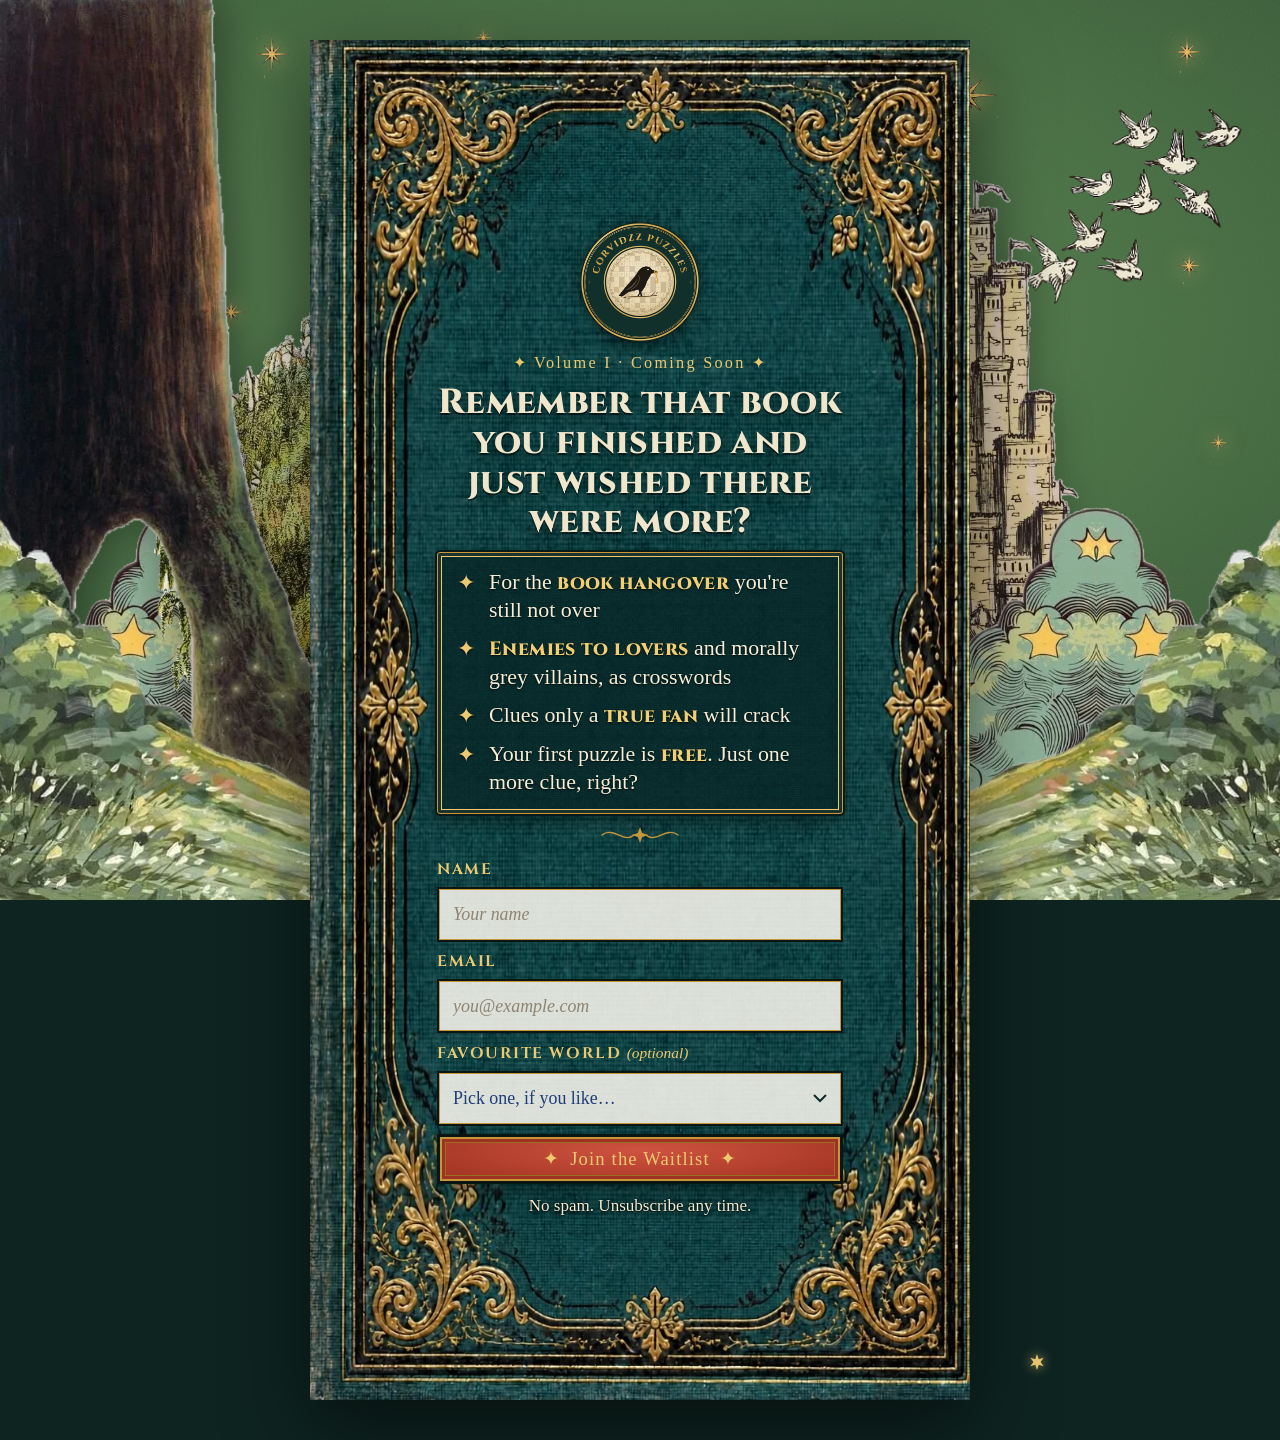
<file: index.html>
<!doctype html>
<html lang="en">
<head>
  <meta charset="utf-8">
  <meta name="viewport" content="width=device-width, initial-scale=1">
  <title>CorvidzzPuzzles | Remember that book you finished and just wished there were more?</title>
  <meta name="description" content="A fairy-tale puzzle book about what's happening right now. Join the waiting list for Volume I.">
  <meta property="og:title" content="CorvidzzPuzzles | Remember that book you finished and just wished there were more?">
  <meta property="og:description" content="Old riddles, modern answers. Join the waiting list for Volume I.">
  <meta property="og:type" content="website">
  <meta property="og:url" content="https://corvidzz.com/">
  <meta property="og:image" content="https://corvidzz.com/assets/img/share-preview.jpg?v=2">
  <meta name="twitter:card" content="summary_large_image">
  <meta name="theme-color" content="#4a7044">
  <link rel="icon" type="image/png" href="assets/img/favicon.png?v=2">
  <link rel="apple-touch-icon" href="assets/img/apple-touch-icon.png?v=2">
  <link rel="preload" as="image" href="assets/img/bg-clouds.webp">
  <link rel="preconnect" href="https://fonts.googleapis.com">
  <link rel="preconnect" href="https://fonts.gstatic.com" crossorigin>
  <link href="https://fonts.googleapis.com/css2?family=IM+Fell+English:ital@0;1&family=IM+Fell+English+SC&family=UnifrakturMaguntia&family=Cinzel+Decorative:wght@400;700;900&family=Cinzel:wght@700;800&display=swap" rel="stylesheet">
  <style>
    :root {
      --ink: #2a2218;
      --ink-soft: #5a4b36;
      --parchment: #e4d4ac;
      --parchment-light: #efe4c6;
      --sepia: #6e5230;
      --sepia-soft: #9c7f4c;
      --card-cream: #ecdcbe;
      --card-ink: #1d2622;
      --lapis: #2d56a0;
      --lapis-deep: #1f3d78;
      --rose: #e38d9c;
      --gold: #c8963a;
      --gold-light: #ecc86f;
      --leaf: #5f8f4e;
      --vermilion: #c0412d;
      --forest: #0e2421;
      --moon: #efe6cc;
    }
    * { box-sizing: border-box; }
    html, body { margin: 0; }
    html { scroll-behavior: smooth; }
    body {
      font-family: "IM Fell English", Georgia, "Times New Roman", serif;
      font-size: 1.15rem;
      line-height: 1.6;
      color: var(--ink);
      background: var(--forest);
      position: relative;
      min-height: 100vh;
      overflow-x: clip;
    }
    /* ---------- The storybook scene behind everything (the owner's pictures) ---------- */
    /* ---------- The storybook scene behind everything (the owner's pictures) ---------- */
    body::before {
      content: "";
      position: fixed; inset: 0; z-index: -3;
      background:
        url("data:image/svg+xml,%3Csvg xmlns='http://www.w3.org/2000/svg' width='240' height='240'%3E%3Cfilter id='n'%3E%3CfeTurbulence type='fractalNoise' baseFrequency='.65' numOctaves='3' stitchTiles='stitch'/%3E%3CfeColorMatrix values='0 0 0 0 .1 0 0 0 0 .2 0 0 0 0 .1 0 0 0 .35 0'/%3E%3C/filter%3E%3Crect width='100%25' height='100%25' filter='url(%23n)'/%3E%3C/svg%3E"),
        radial-gradient(ellipse 90% 70% at 50% 35%, #5f8656 0%, #4a7044 45%, #2f4d2e 100%);
    }
    .scene { position: fixed; inset: 0; z-index: -2; pointer-events: none; overflow: hidden; }
    .scene img { position: absolute; display: block; height: auto; user-select: none; }
    /* back: the starry clouds rolling along behind the hills */
    .scene .clouds {
      position: absolute; left: 0; right: 0; bottom: 4vh; height: 40vh;
      background: url("assets/img/bg-clouds.webp") center bottom / auto 100% repeat-x;
    }
    .scene .ground { display: none; position: absolute; left: 0; right: 0; bottom: 0; background: linear-gradient(#6c7a51, #556544 40%, #3d4f33); }
    .scene .castle { right: 4vw; bottom: 14vh; height: 66vh; width: auto; filter: drop-shadow(0 10px 18px rgba(0, 0, 0, .25)); }
    .scene .tree { left: 12vw; bottom: 12vh; height: 54vh; width: auto; filter: drop-shadow(0 10px 18px rgba(0, 0, 0, .25)); }
    /* the hollow tree trunk at the left edge, rising out of the frame */
    .scene .trunk { left: 0; bottom: 0; height: 100vh; width: auto; filter: drop-shadow(8px 0 18px rgba(0, 0, 0, .35)); }
    /* front: the grassy hill, once on each side */
    .scene .hill { left: -2vw; bottom: -3vh; width: 56vw; }
    .scene .hill.flip { left: auto; right: -2vw; transform: scaleX(-1); }
    .scene .birds { right: 3vw; top: 12vh; width: clamp(160px, 17vw, 270px); animation: flock 30s ease-in-out infinite alternate; }
    @keyframes flock { from { transform: translate(0, 0); } to { transform: translate(-6vw, 3vh); } }
    .scene .star { width: 60px; animation: glint 5s ease-in-out infinite; filter: drop-shadow(0 0 10px rgba(236, 200, 111, .55)); }
    @keyframes glint { 0%, 100% { opacity: .95; transform: scale(1); } 50% { opacity: .55; transform: scale(.82); } }
    @media (max-width: 760px) {
      /* on phones the whole scene sits in the top part of the screen, above the book,
         layered back to front: sky, castle, clouds, meadow, willow, trunk, hills */
      .scene .ground { display: block; top: 45.5svh; }
      .scene .castle { height: 30svh; right: 6vw; bottom: auto; top: 9svh; }
      .scene .clouds { height: 17svh; bottom: auto; top: 29svh; -webkit-mask-image: linear-gradient(#000 82%, transparent); mask-image: linear-gradient(#000 82%, transparent); }
      .scene .tree { height: 22svh; left: 16vw; bottom: auto; top: 20svh; }
      /* the trunk picture ends in a square block of ground: cut it off where the hill hides the cut */
      .scene .trunk { left: -14vw; height: 50svh; bottom: auto; top: 0; -webkit-mask-image: linear-gradient(#000 84%, transparent 87%); mask-image: linear-gradient(#000 84%, transparent 87%); }
      .scene .hill { width: 68vw; left: -8vw; bottom: auto; top: 31svh; }
      .scene .hill.flip { left: auto; right: -8vw; }
      .scene .birds { right: auto; left: 30vw; top: 4svh; width: 104px; }
      .scene .star { width: 24px; }
    }
    @media (prefers-reduced-motion: reduce) { .scene .birds, .scene .star { animation: none; } }
    a { color: var(--lapis); }
    svg { display: block; }

    /* ---------- Star tile band (between sections) ---------- */
    .tiles {
      height: 56px;
      background-color: #6d86b3;
      background-image: url("assets/img/star-tiles.jpg");
      background-size: auto 100%;
      background-repeat: repeat-x;
      border-top: 3px solid var(--gold);
      border-bottom: 3px solid var(--gold);
      box-shadow: 0 6px 18px rgba(0, 0, 0, .35);
    }

    /* ---------- Header ---------- */
    .topbar {
      display: flex; align-items: center; justify-content: space-between; gap: 16px;
      max-width: 1180px; margin: 0 auto; padding: 18px 16px;
    }
    .brand { display: flex; align-items: center; gap: 12px; text-decoration: none; color: var(--moon); }
    .seal {
      width: 54px; height: 54px; flex: none;
      background: var(--parchment-light);
      border: 3px solid var(--vermilion);
      outline: 1px solid var(--gold-light); outline-offset: 2px;
      display: grid; place-items: center;
      color: var(--ink);
    }
    .seal svg { width: 42px; height: 38px; }
    .wordmark { font-family: "UnifrakturMaguntia", serif; font-size: 2rem; line-height: 1; text-shadow: 0 2px 10px rgba(0, 0, 0, .6); }
    .social { display: flex; gap: 10px; }
    .social a {
      width: 42px; height: 42px; display: grid; place-items: center;
      border: 2px solid var(--gold); border-radius: 50%; color: var(--moon); background: rgba(14, 36, 33, .5);
    }
    .social a:hover { background: var(--gold); color: var(--forest); }
    .social svg { width: 18px; height: 18px; }

    /* ---------- Twinkling stars ---------- */
    .twinkle { position: absolute; color: var(--gold-light); pointer-events: none; animation: twinkle 3.6s ease-in-out infinite; filter: drop-shadow(0 0 6px rgba(236, 200, 111, .8)); }
    .twinkle svg { width: 100%; height: 100%; }
    @keyframes twinkle { 0%, 100% { opacity: .3; transform: scale(.8); } 50% { opacity: 1; transform: scale(1.1); } }

    /* ---------- Parchment panel with an engraved flower garland ---------- */
    .panel {
      --pad-x: 76px;
      position: relative;
      isolation: isolate;
      background:
        url("data:image/svg+xml,%3Csvg xmlns='http://www.w3.org/2000/svg' width='200' height='200'%3E%3Cfilter id='n'%3E%3CfeTurbulence type='fractalNoise' baseFrequency='.75' numOctaves='3' stitchTiles='stitch'/%3E%3CfeColorMatrix values='0 0 0 0 .4 0 0 0 0 .3 0 0 0 0 .15 0 0 0 .1 0'/%3E%3C/filter%3E%3Crect width='100%25' height='100%25' filter='url(%23n)'/%3E%3C/svg%3E"),
        radial-gradient(ellipse at 50% 40%, var(--parchment-light) 0%, var(--parchment) 62%, #cfb888 100%);
      box-shadow:
        inset 0 0 0 1px var(--sepia-soft),
        inset 0 0 0 7px rgba(239, 228, 198, .6),
        inset 0 0 0 8px var(--sepia-soft),
        0 0 0 2px #b89a64,
        0 30px 70px rgba(0, 0, 0, .55);
    }
    .panel.arch { border-radius: 50% 50% 0 0 / var(--arch, 300px) var(--arch, 300px) 0 0; }
    .panel > .garland { position: absolute; inset: 0; width: 100%; height: 100%; z-index: -1; pointer-events: none; overflow: visible; }
    .panel > .garland .vine { fill: none; stroke: var(--sepia); stroke-width: 1.3; stroke-linecap: round; }
    .panel > .garland .tendril { fill: none; stroke: var(--sepia); stroke-width: .9; stroke-linecap: round; }

    /* Sparkles (drawn after the storybook border) */
    .sparkle { position: absolute; z-index: 2; color: var(--gold); filter: drop-shadow(0 0 5px rgba(236, 200, 111, .7)); }
    .sparkle svg { width: 100%; height: 100%; }

    /* ---------- Hero ---------- */
    .hero { position: relative; max-width: 820px; margin: 0 auto; padding: 20px 16px 90px; }
    .sr-only { position: absolute; width: 1px; height: 1px; margin: -1px; overflow: hidden; clip: rect(0 0 0 0); white-space: nowrap; border: 0; }
    .hero .panel { --arch: 340px; --pad-x: 84px; padding: 110px var(--pad-x) 76px; text-align: center; }
    .hero-logo { display: block; width: 190px; height: 190px; margin: -40px auto 14px; filter: drop-shadow(0 8px 14px rgba(40, 25, 5, .35)); }
    .brand-logo { width: 64px; height: 64px; flex: none; filter: drop-shadow(0 3px 8px rgba(0, 0, 0, .5)); }
    .footer-logo { display: block; width: 110px; height: 110px; margin: 0 auto 10px; }
    .kicker {
      font-family: "IM Fell English SC", serif; letter-spacing: .14em; font-size: 1rem;
      color: var(--vermilion); margin: 0 0 10px;
    }
    h1 {
      font-family: "Trajan Pro", "Trajan", "Cinzel", Georgia, serif; font-weight: 700;
      font-size: clamp(2.1rem, 5.4vw, 3.6rem); line-height: 1.12; letter-spacing: .02em;
      margin: 0 0 18px; color: var(--lapis-deep);
    }
    .i-red { color: var(--vermilion); }
    .i-green { color: var(--leaf); }
    .i-gold { color: #b07f24; }
    .lede { font-size: 1.22rem; font-style: italic; color: var(--ink-soft); margin: 0 auto 24px; max-width: 30em; }
    .flourish { display: flex; align-items: center; justify-content: center; gap: 12px; margin: 0 auto 30px; color: var(--sepia-soft); max-width: 360px; }
    .flourish::before, .flourish::after { content: ""; flex: 1; height: 1px; background: currentColor; }
    .flourish svg { width: 80px; height: 22px; }

    /* ---------- Sign-up: name and email on the left, the book on the right ---------- */
    form { position: relative; }
    .field { display: block; margin-bottom: 14px; }
    .field span { display: block; font-family: "Cinzel", serif; font-weight: 700; font-size: .82rem; letter-spacing: .1em; text-transform: uppercase; color: var(--card-ink); margin-bottom: 4px; }
    .field input {
      width: 100%; box-sizing: border-box; font: inherit; font-size: 1.12rem; color: var(--lapis-deep);
      background: rgba(255, 252, 244, .85); border: 1.5px solid var(--card-ink); border-radius: 8px; padding: 11px 14px;
    }
    .field input::placeholder { color: #8f8472; font-style: italic; }
    .field input:focus { outline: none; border-color: var(--vermilion); box-shadow: 0 0 0 3px rgba(192, 65, 45, .18); background: #fff; }
    .book-cover {
      position: relative; width: 150px; box-sizing: border-box; aspect-ratio: 3 / 4; margin: 6px auto 14px; padding: 18px 10px 12px;
      display: flex; flex-direction: column; align-items: center; justify-content: center; gap: 6px;
      background: radial-gradient(ellipse at 50% 35%, #1d4039, #0e2421 75%);
      border-radius: 3px 8px 8px 3px;
      box-shadow: inset 7px 0 8px -4px rgba(0, 0, 0, .55), inset 0 0 0 5px #0e2421, inset 0 0 0 6.5px var(--gold), inset 0 0 0 9px #0e2421, inset 0 0 0 10px var(--gold),
        6px 10px 18px rgba(30, 20, 5, .45);
      transform: rotate(-3deg);
    }
    .book-cover img { width: 92px; height: 92px; border-radius: 50%; }
    .book-cover-vol { font-family: "Cinzel", serif; font-weight: 800; letter-spacing: .14em; font-size: .78rem; color: var(--gold-light); }
    .book-cover-soon { font-style: italic; font-size: .72rem; color: #e7d6ad; }
    .signup-box { max-width: 560px; margin: 0 auto; text-align: left; }
    .fields { display: grid; grid-template-columns: 1fr 1fr; gap: 0 14px; }
    .finale .book-cover { width: 170px; margin: 0 auto 22px; }
    .finale .book-cover img { width: 104px; height: 104px; }
    @media (max-width: 560px) { .fields { grid-template-columns: 1fr; } }
    .hp { position: absolute; left: -9999px; width: 1px; height: 1px; opacity: 0; }
    .submit {
      display: flex; align-items: center; justify-content: center; gap: 10px; width: 100%;
      font-family: "IM Fell English SC", serif; font-size: 1.3rem; letter-spacing: .06em;
      padding: 13px 16px; color: var(--card-cream);
      background: var(--card-ink);
      border: 2px solid var(--card-ink);
      outline: 1px solid var(--card-cream); outline-offset: -6px;
      cursor: pointer;
    }
    .submit:hover { background: #2c3a34; }
    .submit[disabled] { opacity: .75; cursor: wait; }
    .submit .star { color: var(--gold-light); }
    .msg { font-style: italic; color: var(--vermilion); min-height: 1.4em; margin: 10px 0 0; font-size: 1rem; }
    .fine { font-size: .9rem; font-style: italic; color: var(--ink-soft); margin: 4px 0 0; }
    .inscribed { position: relative; padding: 34px 20px; text-align: center; }
    .inscribed .stamp {
      display: inline-block; transform: rotate(-6deg);
      border: 3px double var(--vermilion); color: var(--vermilion);
      font-family: "IM Fell English SC", serif; font-size: 1.3rem; letter-spacing: .12em;
      padding: 6px 14px; margin-bottom: 14px;
    }
    .inscribed .place-no { font-family: "Cinzel", serif; font-weight: 800; font-size: 2.4rem; letter-spacing: .08em; color: var(--card-ink); margin: 0 0 6px; }
    .inscribed .place-line { margin: 0 0 10px; }
    .inscribed .place-line strong { font-family: "Cinzel", serif; color: var(--vermilion); }
    .inscribed h3 { font-family: "Cinzel Decorative", serif; font-size: 1.6rem; margin: 0 0 8px; color: var(--card-ink); }
    .inscribed p { margin: 0 0 6px; }

    /* ---------- Section headings over the forest ---------- */
    .section-title {
      font-family: "Cinzel Decorative", serif; font-weight: 700; text-align: center;
      font-size: clamp(1.9rem, 4.4vw, 2.9rem); line-height: 1.15; margin: 0 0 8px;
      color: var(--gold-light);
      text-shadow: 0 2px 14px rgba(0, 0, 0, .75);
    }
    .section-title .i-red { color: #f3a7b2; }
    .section-lead {
      text-align: center; font-style: italic; color: var(--moon); max-width: 38em; margin: 0 auto 44px;
      text-shadow: 0 1px 8px rgba(0, 0, 0, .8);
    }
    .panel .section-title { color: var(--lapis-deep); text-shadow: none; }
    .panel .section-title .i-red { color: var(--vermilion); }

    /* ---------- The night sky: fog, fireflies, butterflies and searching ravens ---------- */
    .sky { position: fixed; inset: 0; z-index: -1; pointer-events: none; overflow: hidden; }
    .sky .fog {
      position: absolute; inset: -20% -50%;
      background:
        radial-gradient(ellipse 30% 18% at 20% 70%, rgba(210, 225, 215, .16), transparent 70%),
        radial-gradient(ellipse 35% 20% at 70% 40%, rgba(210, 225, 215, .12), transparent 70%),
        radial-gradient(ellipse 25% 14% at 45% 90%, rgba(210, 225, 215, .18), transparent 70%);
      animation: fog 60s linear infinite alternate;
    }
    .sky .fog.two { animation-duration: 90s; animation-direction: alternate-reverse; opacity: .8; }
    @keyframes fog { from { transform: translateX(-12%); } to { transform: translateX(12%); } }
    .sky .veil {
      position: absolute; inset: 0;
      background: radial-gradient(ellipse at 50% 45%, transparent 35%, rgba(3, 10, 9, .55) 100%);
    }
    .firefly {
      position: absolute; width: 4px; height: 4px; border-radius: 50%;
      background: #f3dc8a; box-shadow: 0 0 10px 3px rgba(243, 220, 138, .6);
      animation: drift var(--d, 14s) ease-in-out infinite alternate, glow var(--g, 3s) ease-in-out infinite;
    }
    @keyframes drift { from { transform: translate(0, 0); } to { transform: translate(var(--x, 40px), var(--y, -60px)); } }
    @keyframes glow { 0%, 100% { opacity: .1; } 50% { opacity: .95; } }

    .creature { position: absolute; top: 0; left: 0; color: #040908; will-change: transform; }
    .creature img {
      display: block; width: 100%; height: auto;
      filter: brightness(0) drop-shadow(0 0 5px rgba(205, 225, 215, .35));
      transform-origin: 50% 55%;
      animation: beat 3.4s ease-in-out infinite;
    }
    /* a couple of wingbeats, then a long glide */
    @keyframes beat {
      0%, 34%, 100% { transform: translateY(0) scaleY(1); }
      8%, 24% { transform: translateY(-3px) scaleY(.84); }
      16% { transform: translateY(1px) scaleY(1.03); }
    }

    /* small pale-gold butterflies wandering along the sides */
    .bfly {
      position: absolute; top: 0; left: 0; width: var(--s, 26px);
      animation: wander var(--d, 24s) ease-in-out infinite alternate;
      animation-delay: var(--delay, 0s);
    }
    .bfly img {
      display: block; width: 100%; height: auto;
      filter: drop-shadow(0 0 8px rgba(243, 223, 160, .9));
      animation: flutter var(--f, .32s) ease-in-out infinite alternate;
    }
    @keyframes flutter { from { transform: rotate(var(--r, 10deg)) scaleX(1); } to { transform: rotate(var(--r, 10deg)) scaleX(.25); } }
    @keyframes wander {
      0%   { transform: translate(var(--x0), var(--y0)); }
      25%  { transform: translate(var(--x1), var(--y1)); }
      50%  { transform: translate(var(--x2), var(--y2)); }
      75%  { transform: translate(var(--x3), var(--y3)); }
      100% { transform: translate(var(--x4), var(--y4)); }
    }
    /* flight paths: mostly along the sides and above the panel, sweeping, hesitating and circling back as if searching */
    .c1 { width: 130px; opacity: .9;  animation: path1 38s ease-in-out infinite; }
    .c2 { width: 92px; opacity: .8;  animation: path2 24s ease-in-out infinite; animation-delay: -6s; }
    .c3 { width: 60px;  opacity: .6;  animation: path3 46s linear infinite; animation-delay: -18s; }
    .c6 { width: 80px;  opacity: .75; animation: path6 28s ease-in-out infinite; animation-delay: -12s; }
    @keyframes path1 {
      0%   { transform: translate(-14vw, 8vh) scaleX(1) rotate(6deg); }
      22%  { transform: translate(30vw, 2vh) scaleX(1) rotate(-4deg); }
      34%  { transform: translate(52vw, 5vh) scaleX(1) rotate(8deg); }
      42%  { transform: translate(56vw, 12vh) scaleX(-1) rotate(-10deg); }
      56%  { transform: translate(30vw, 6vh) scaleX(-1) rotate(4deg); }
      70%  { transform: translate(8vw, 22vh) scaleX(-1) rotate(-12deg); }
      80%  { transform: translate(4vw, 34vh) scaleX(1) rotate(10deg); }
      100% { transform: translate(-16vw, 18vh) scaleX(-1) rotate(0deg); }
    }
    @keyframes path2 {
      0%   { transform: translate(83vw, 18vh) scaleX(1) rotate(0deg); }
      25%  { transform: translate(91vw, 32vh) scaleX(1) rotate(22deg); }
      50%  { transform: translate(84vw, 48vh) scaleX(-1) rotate(-8deg); }
      75%  { transform: translate(77vw, 30vh) scaleX(-1) rotate(-22deg); }
      100% { transform: translate(83vw, 18vh) scaleX(1) rotate(0deg); }
    }
    @keyframes path6 {
      0%   { transform: translate(6vw, 52vh) scaleX(-1) rotate(0deg); }
      25%  { transform: translate(1vw, 64vh) scaleX(-1) rotate(-20deg); }
      50%  { transform: translate(8vw, 76vh) scaleX(1) rotate(8deg); }
      75%  { transform: translate(15vw, 62vh) scaleX(1) rotate(20deg); }
      100% { transform: translate(6vw, 52vh) scaleX(-1) rotate(0deg); }
    }
    @keyframes path3 {
      0%   { transform: translate(110vw, 4vh) scaleX(-1); }
      40%  { transform: translate(70vw, 9vh) scaleX(-1); }
      48%  { transform: translate(66vw, 3vh) scaleX(1); }
      56%  { transform: translate(72vw, 7vh) scaleX(-1); }
      100% { transform: translate(-10vw, 2vh) scaleX(-1); }
    }

    /* slow reveal of the words on arrival */
    .hero .kicker, .hero h1, .hero .whisper { animation: emerge 1.6s ease both; }
    .hero h1 { animation-delay: .5s; }
    .hero .whisper { animation-delay: 1.2s; }
    @keyframes emerge { from { opacity: 0; filter: blur(6px); transform: translateY(6px); } to { opacity: 1; filter: none; transform: none; } }

    @media (max-width: 560px) {
      .c1 { width: 90px; } .c2 { width: 64px; } .c3 { width: 40px; } .c6 { width: 56px; }
    }
    @media (prefers-reduced-motion: reduce) {
      .sky .fog, .firefly, .creature, .creature img, .bfly, .bfly img, .signup { animation: none !important; }
      .c1 { transform: translate(8vw, 18vh); } .c2 { transform: translate(80vw, 16vh); }
      .c3, .c6 { display: none; }
    }

    /* ---------- Hero text ---------- */
    .whisper { font-style: italic; font-size: 1.2rem; color: var(--ink-soft); margin: 0 auto 22px; max-width: 28em; line-height: 1.55; }
    .whisper strong { font-style: normal; font-family: "Cinzel", serif; color: var(--vermilion); }

    /* ---------- Ancient riddles, modern answers ---------- */
    .tagline {
      font-family: "Cinzel", serif; font-weight: 700; font-size: clamp(1.05rem, 2.2vw, 1.3rem);
      color: var(--vermilion); margin: 0 auto 12px; max-width: 30em; line-height: 1.35;
    }
    .oracles { max-width: 1180px; margin: 0 auto; padding: 80px 16px 10px; }
    .oracle-grid { display: grid; grid-template-columns: repeat(3, 1fr); gap: 24px; }
    .oracle {
      position: relative;
      background:
        url("data:image/svg+xml,%3Csvg xmlns='http://www.w3.org/2000/svg' width='200' height='200'%3E%3Cfilter id='n'%3E%3CfeTurbulence type='fractalNoise' baseFrequency='.75' numOctaves='3' stitchTiles='stitch'/%3E%3CfeColorMatrix values='0 0 0 0 .4 0 0 0 0 .3 0 0 0 0 .15 0 0 0 .1 0'/%3E%3C/filter%3E%3Crect width='100%25' height='100%25' filter='url(%23n)'/%3E%3C/svg%3E"),
        radial-gradient(ellipse at 50% 30%, var(--parchment-light), var(--parchment));
      box-shadow: inset 0 0 0 1px var(--sepia-soft), inset 0 0 0 5px var(--parchment-light), inset 0 0 0 6px var(--sepia-soft), 0 16px 32px rgba(0, 0, 0, .45);
      padding: 26px 26px 22px;
      text-align: center;
    }
    .oracle summary { display: block; cursor: pointer; list-style: none; border: 0; }
    .oracle summary::-webkit-details-marker { display: none; }
    .oracle .olde { display: block; font-family: "IM Fell English", Georgia, serif; font-style: italic; font-size: 1.12rem; line-height: 1.6; color: var(--ink); margin-bottom: 14px; }
    .oracle .reveal {
      display: inline-block; font-family: "IM Fell English SC", serif; font-size: .98rem; letter-spacing: .04em;
      color: var(--vermilion); border-bottom: 1px dashed var(--vermilion);
    }
    .oracle[open] .reveal { display: none; }
    .oracle .modern {
      margin: 0; padding: 10px 14px;
      font-family: "Cinzel", serif; font-weight: 800; font-size: 1.25rem; letter-spacing: .02em;
      color: #fff; background: var(--lapis-deep);
      outline: 1px solid var(--gold-light); outline-offset: -5px;
    }
    .oracles .more { margin-top: 28px; }

    /* ---------- Once upon a time ---------- */
    .tale { max-width: 1120px; margin: 0 auto; padding: 80px 16px; display: grid; grid-template-columns: 1.2fr .8fr; gap: 44px; align-items: end; }
    .tale .panel { --pad-x: 64px; padding: 64px var(--pad-x) 56px; }
    .tale .section-title { text-align: left; }
    .tale p { margin: 0 0 16px; }
    .dropcap-p::after { content: ""; display: block; clear: both; }
    .dropcap {
      float: left; width: 88px; height: 88px; margin: 6px 14px 0 0;
      display: grid; place-items: center;
      background:
        url("data:image/svg+xml,%3Csvg xmlns='http://www.w3.org/2000/svg' viewBox='0 0 88 88'%3E%3Cg fill='none' stroke='%23ecc86f' stroke-width='1.6'%3E%3Cpath d='M8 80 C20 62 10 48 24 38 S20 14 36 8'/%3E%3Cpath d='M80 8 C68 26 78 40 64 50 S66 74 52 80'/%3E%3C/g%3E%3Cg fill='%237fae63'%3E%3Cellipse cx='14' cy='64' rx='5' ry='2.6' transform='rotate(-40 14 64)'/%3E%3Cellipse cx='26' cy='26' rx='5' ry='2.6' transform='rotate(30 26 26)'/%3E%3Cellipse cx='74' cy='24' rx='5' ry='2.6' transform='rotate(-40 74 24)'/%3E%3Cellipse cx='62' cy='64' rx='5' ry='2.6' transform='rotate(30 62 64)'/%3E%3C/g%3E%3Cg fill='%23e38d9c'%3E%3Ccircle cx='10' cy='10' r='3.4'/%3E%3Ccircle cx='78' cy='78' r='3.4'/%3E%3C/g%3E%3Cg fill='%23ecc86f'%3E%3Ccircle cx='78' cy='10' r='2.2'/%3E%3Ccircle cx='10' cy='78' r='2.2'/%3E%3C/g%3E%3C/svg%3E") center / cover,
        var(--lapis-deep);
      border: 3px solid var(--gold);
      box-shadow: 0 0 0 2px var(--parchment-light), 0 0 0 3px var(--gold);
      font-family: "Cinzel Decorative", serif; font-weight: 900; font-size: 3.4rem; line-height: 1;
      color: var(--vermilion);
      text-shadow: 1px 1px 0 var(--gold-light), -1px -1px 0 var(--gold-light);
    }

    .riddle { --arch: 200px; --pad-x: 56px; padding: 110px var(--pad-x) 56px; text-align: center; }
    .riddle .ornament { width: 56px; height: 56px; margin: 0 auto 8px; color: #b07f24; }
    .riddle h3 { font-family: "Cinzel Decorative", serif; font-size: 1.5rem; margin: 0 0 10px; color: var(--vermilion); }
    .verse { font-style: italic; margin: 0 0 14px; line-height: 1.75; font-size: 1.12rem; color: var(--lapis-deep); }
    summary {
      cursor: pointer; display: inline-block; list-style: none;
      font-family: "IM Fell English SC", serif; color: var(--vermilion); border-bottom: 1px dashed var(--vermilion);
    }
    summary::-webkit-details-marker { display: none; }
    details[open] summary { margin-bottom: 6px; }
    .answer { margin: 0; font-style: italic; }
    .answer b { font-family: "Cinzel Decorative", serif; font-style: normal; color: var(--lapis-deep); }

    /* ---------- What lies within ---------- */
    .within { max-width: 1180px; margin: 0 auto; padding: 60px 16px 80px; }
    .tomes { display: grid; grid-template-columns: repeat(4, 1fr); gap: 26px; }
    .tome {
      background: radial-gradient(ellipse at 50% 30%, var(--parchment-light), var(--parchment));
      border: 2px solid var(--sepia-soft); outline: 1px solid var(--sepia-soft); outline-offset: 4px;
      box-shadow: 0 18px 36px rgba(0, 0, 0, .45);
      text-align: center;
    }
    .tome:nth-child(odd) { transform: rotate(-1deg); }
    .tome:nth-child(even) { transform: rotate(1deg) translateY(10px); }
    .tome .cover {
      height: 130px; display: grid; place-items: center;
      margin: 10px 10px 0;
      border-bottom: 1px solid var(--sepia-soft);
      background:
        repeating-linear-gradient(45deg, rgba(110, 82, 48, .07) 0 1px, transparent 1px 7px),
        radial-gradient(ellipse at 50% 50%, var(--parchment-light), #d9c497);
      box-shadow: inset 0 0 0 1px var(--sepia-soft), inset 0 0 0 4px var(--parchment-light), inset 0 0 0 5px var(--sepia-soft);
    }
    .tome .cover .medal { width: 82px; height: 82px; }
    .tome .cover svg { width: 46px; height: 46px; color: var(--lapis-deep); }
    .tome .body { padding: 18px 18px 22px; }
    .tome h3 { font-family: "Cinzel Decorative", serif; font-size: 1.15rem; margin: 0 0 8px; color: var(--lapis-deep); line-height: 1.25; }
    .tome p { margin: 0; font-size: 1.02rem; }

    /* ---------- Bestiary of puzzles ---------- */
    .bestiary { max-width: 1180px; margin: 0 auto; padding: 80px 16px 40px; }
    .scrolls { display: grid; grid-template-columns: repeat(3, 1fr); gap: 26px; }
    .scroll {
      background: radial-gradient(ellipse at 50% 30%, var(--parchment-light), var(--parchment));
      border: 1px solid var(--sepia-soft);
      box-shadow: inset 0 0 0 4px var(--parchment-light), inset 0 0 0 5px var(--sepia-soft), 0 14px 30px rgba(0, 0, 0, .4);
      padding: 22px;
      display: grid; grid-template-columns: 58px 1fr; gap: 16px; align-items: start;
    }
    .medal {
      width: 58px; height: 58px; border-radius: 50%;
      display: grid; place-items: center;
      background: radial-gradient(circle at 35% 30%, var(--gold-light), var(--gold) 65%, #9b6f22);
      box-shadow: 0 0 0 3px var(--parchment-light), 0 0 0 4px var(--sepia-soft);
      font-family: "Cinzel Decorative", serif; font-weight: 700; font-size: .95rem; color: var(--lapis-deep);
    }
    .scroll h3 { font-family: "Cinzel Decorative", serif; font-size: 1.1rem; margin: 2px 0 4px; color: var(--vermilion); line-height: 1.25; }
    .scroll p { margin: 0; font-size: 1rem; }
    .more { text-align: center; font-style: italic; margin: 36px 0 0; color: var(--moon); text-shadow: 0 1px 8px rgba(0, 0, 0, .8); }

    /* ---------- Finale ---------- */
    .signup-mid { position: relative; max-width: 900px; margin: 0 auto; padding: 90px 16px 40px; }
    .signup-mid .panel { --arch: 300px; --pad-x: 84px; padding: 116px var(--pad-x) 64px; text-align: center; }
    .signup-mid .section-title { margin-bottom: 12px; }
    .hero .btn { margin-top: 4px; }
    .hero h1 { font-size: clamp(2rem, 4.6vw, 3.1rem); }
    .finale { max-width: 760px; margin: 0 auto; padding: 60px 16px 90px; }
    .finale .panel { --arch: 300px; --pad-x: 72px; padding: 120px var(--pad-x) 64px; text-align: center; }
    .finale .raven { width: 110px; height: 100px; margin: 0 auto 6px; color: var(--ink); }
    .finale p { margin: 0 0 24px; font-size: 1.2rem; }
    .btn {
      display: inline-flex; align-items: center; gap: 10px;
      font-family: "IM Fell English SC", serif; font-size: 1.25rem; letter-spacing: .06em; text-decoration: none;
      color: #fff; background: linear-gradient(var(--vermilion), #9e3120);
      padding: 12px 26px;
      outline: 1px solid var(--gold-light); outline-offset: -6px;
      box-shadow: 0 10px 20px rgba(192, 65, 45, .25);
    }
    .btn:hover { background: #9e3120; }


    /* ---------- The owner's antique book cover: teal cloth with a gold-tooled frame ---------- */
    /* the corners and the top and bottom borders keep their shape however long the content is */
    .hero, .signup-mid { container-type: inline-size; }
    .cover-book {
      container-type: inline-size;
      --w: min(660px, 100cqw);
      position: relative; width: var(--w); margin: 0 auto; box-sizing: border-box;
      min-height: calc(var(--w) * 1274 / 834);
      border-style: solid;
      /* slice sizes match the picture's own proportions (834 x 1274) so nothing is squashed */
      border-width: calc(var(--w) * .275) calc(var(--w) * .19);
      border-image: url("assets/img/cover-frame.jpg") 18% 19% fill / 1 / 0 stretch;
      padding: 0 2px;
      text-align: center; color: var(--moon);
      display: flex; flex-direction: column; align-items: center; justify-content: center;
      filter: drop-shadow(0 26px 40px rgba(0, 0, 0, .55));
    }
    .book-logo { width: 30cqw; height: 30cqw; margin: 0 auto 2cqw; filter: drop-shadow(0 4px 8px rgba(0, 0, 0, .5)); }
    .cover-book .kicker { color: var(--gold-light); font-size: clamp(.9rem, 4cqw, 1.2rem); margin: 0 0 1.5cqw; }
    .cover-book h1, .cover-book .section-title {
      font-family: "Cinzel", serif; font-weight: 800; color: var(--moon); letter-spacing: .01em;
      font-size: clamp(1.25rem, 8.6cqw, 2.4rem); line-height: 1.14; margin: 0 0 2.4cqw;
      text-shadow: 0 2px 0 rgba(0, 0, 0, .55), 0 6px 18px rgba(0, 0, 0, .45);
    }
    .cover-book .section-title .i-red { color: var(--gold-light); }
    .cover-book .whisper { color: #f3ead0; font-style: normal; font-family: "Cinzel", serif; font-weight: 700; letter-spacing: .04em; font-size: clamp(1rem, 4.6cqw, 1.3rem); line-height: 1.5; margin: 0 0 2.4cqw; text-shadow: 0 1px 6px rgba(0, 0, 0, .7); }
    .cover-book .whisper strong { color: var(--gold-light); }
    /* the four lines sit on a teal panel framed in gold, cut from the same cloth as the cover */
    .perks {
      list-style: none; margin: 0 auto 2.6cqw; padding: .85em 1.1em .4em; text-align: left; width: fit-content; max-width: 100%; box-sizing: border-box;
      background: linear-gradient(rgba(6, 34, 35, .72), rgba(6, 34, 35, .72)), url("assets/img/cloth.jpg") 0 0 / 240px 240px, #0d3233;
      border-radius: 3px;
      box-shadow: inset 0 0 0 1px #c8963a, inset 0 0 0 4px rgba(6, 34, 35, .9), inset 0 0 0 5px #ecc86f,
        0 0 0 2px #071a1a, 0 8px 18px rgba(0, 0, 0, .4);
    }
    .perks li { position: relative; padding-left: 1.45em; margin: 0 0 .45em; color: #f6eed6; font-size: clamp(1.15rem, 5.4cqw, 1.5rem); line-height: 1.3; text-shadow: 0 1px 2px rgba(0, 0, 0, .8); }
    .perks li::before { content: "\2726"; position: absolute; left: 0; top: .05em; color: #ecc86f; }
    .perks strong { font-family: "Cinzel", serif; font-weight: 800; font-size: .88em; letter-spacing: .02em; color: #f2cf73; }
    .cover-book .flourish { color: var(--gold); margin-bottom: 3cqw; max-width: 70%; }
    .cover-book .signup-box { width: 100%; }
    .cover-book .btn, .cover-book .submit { white-space: nowrap; font-size: clamp(.95rem, 4.6cqw, 1.2rem); padding: 11px 18px; }
    .cover-book .fields { grid-template-columns: 1fr; }
    .cover-book .field { margin-bottom: 2cqw; }
    .cover-book .field span { color: var(--gold-light); font-size: clamp(.9rem, 3.8cqw, 1.05rem); }
    .cover-book .fine { color: #f3ead0; text-align: center; font-style: normal; font-size: clamp(1rem, 4.2cqw, 1.2rem); margin: 8px 0 0; text-shadow: 0 1px 2px #000, 0 0 8px rgba(0, 0, 0, .8); }
    .cover-book .msg:empty { min-height: 0; margin: 0; }
    .cover-book .msg { color: #ffb2a3; text-align: center; }
    .cover-book .inscribed { color: var(--moon); padding: 10px 0; }
    .cover-book .inscribed .stamp { border-color: var(--gold-light); color: var(--gold-light); }
    .cover-book .inscribed .place-no, .cover-book .inscribed h3 { color: var(--moon); }
    .cover-book .inscribed .place-line strong { color: var(--gold-light); }
    .hero { padding-top: 24px; }
    .signup-mid { padding-top: 60px; }

    /* gold-and-black tooled borders on the parchment cards and the buttons */
    .oracle, .scroll {
      border: 3px solid #0b1613;
      box-shadow: inset 0 0 0 3px var(--parchment-light), inset 0 0 0 5px var(--vermilion), inset 0 0 0 7px var(--parchment-light), inset 0 0 0 8px var(--gold),
        0 0 0 2px var(--gold), 0 16px 32px rgba(0, 0, 0, .45);
    }
    .oracle .modern { background: radial-gradient(ellipse at 50% 30%, #cf5340, #9e3120); color: var(--gold-light); border: 2px solid #0b1613; outline: 0; box-shadow: inset 0 0 0 1.5px var(--gold); }
    .medal { background: radial-gradient(circle at 40% 35%, #cf5340, #9e3120); color: var(--gold-light); box-shadow: 0 0 0 2px var(--gold), 0 0 0 4px #0b1613; }
    .btn, .submit {
      color: var(--gold-light); background: radial-gradient(ellipse at 50% 30%, #cf5340, #9e3120);
      border: 3px solid #0b1613; outline: 0;
      box-shadow: inset 0 0 0 2px var(--gold), inset 0 0 0 5px #9e3120, inset 0 0 0 6px #9b6f22, 0 10px 20px rgba(0, 0, 0, .3);
    }
    .btn:hover, .submit:hover { background: radial-gradient(ellipse at 50% 30%, #d85e4a, #a5372a); }
    .submit .star { color: var(--gold-light); }
    .field input { border-radius: 0; border: 2px solid #0b1613; box-shadow: inset 0 0 0 1px var(--gold); }

    /* closing */
    .finale-inner { text-align: center; color: var(--moon); }
    .finale-logo { width: 130px; height: 130px; margin: 0 auto 12px; filter: drop-shadow(0 6px 12px rgba(0, 0, 0, .5)); }
    .finale-inner p { max-width: 30em; margin: 0 auto 22px; text-shadow: 0 1px 6px rgba(0, 0, 0, .7); }
    @media (max-width: 560px) {
      .cover-book .flourish { display: none; }
      .signup-mid .cover-book .kicker { display: none; }
      .cover-book .perks { width: auto; max-width: none; margin-left: -9cqw; margin-right: -9cqw; padding: .75em .85em .3em; }
      .cover-book .perks li { font-size: 1.12rem; padding-left: 1.3em; }
    }


    /* ---------- After signing up: the book opens on a crossword page ---------- */
    .signup-mid.is-open { max-width: 1240px; }
    .signup-mid { min-height: 100vh; min-height: 100svh; box-sizing: border-box; display: flex; flex-direction: column; justify-content: center; padding-top: 40px; padding-bottom: 40px; }
    .open-book { position: relative; width: min(1180px, 100%); margin: 0 auto; perspective: 2400px; transition: transform 1.5s cubic-bezier(.3, .7, .2, 1); }
    .open-book.closed { transform: translateX(-25%); }
    .spread {
      display: grid; grid-template-columns: 1fr 1fr; padding: 12px;
      background: url("assets/img/cloth.jpg") 0 0 / 300px 300px, #104244;
      border-radius: 14px; box-shadow: inset 0 0 0 2px var(--gold), 0 28px 44px rgba(0, 0, 0, .55);
    }
    /* the pages: cream paper inside the engraved vine border from the owner's puzzle page */
    .page {
      position: relative; padding: 18px 18px 30px; color: #1d1918; text-align: center;
      font-family: "IM Fell English", Georgia, serif;
      background: #ece8dc;
      border: 34px solid transparent;
      border-image: url("assets/img/page-frame.jpg") 100 fill / 34px / 0 round;
    }
    .page.left::after, .page.right::after { content: ""; position: absolute; top: -34px; bottom: -34px; width: 30px; pointer-events: none; }
    .page.left::after { right: -34px; background: linear-gradient(90deg, transparent, rgba(60, 45, 20, .18)); }
    .page.right::after { left: -34px; background: linear-gradient(270deg, transparent, rgba(60, 45, 20, .18)); }
    .page .folio {
      position: absolute; left: 50%; bottom: -46px; transform: translateX(-50%);
      background: #ece8dc; border: 2px solid #1d1918; border-radius: 14px; padding: 0 14px; line-height: 1.6;
      font-size: .95rem; color: #1d1918;
    }
    .page-emblem { display: block; width: min(80%, 300px); margin: 0 auto 4px; }
    .page.left { display: flex; flex-direction: column; justify-content: center; }
    .page-mountains { display: block; width: min(60%, 220px); margin: 6px auto 10px; }
    .page .inscribed { padding: 0; color: #1d1918; }
    .page .inscribed .stamp { border: 3px double #1d1918; color: #1d1918; font-family: "IM Fell English SC", serif; }
    .page .inscribed .place-no { color: #1d1918; font-family: "IM Fell English SC", serif; font-weight: 400; letter-spacing: .06em; }
    .page .inscribed h3 { color: #1d1918; font-family: "IM Fell English SC", serif; font-weight: 400; font-size: 1.7rem; letter-spacing: .04em; }
    .page .inscribed .place-line strong { color: #1d1918; font-family: "IM Fell English SC", serif; }
    .page .page-rule { margin: 16px 0 10px; font-size: 1.1rem; }
    .page .page-note { font-style: italic; color: #1d1918; margin: 0 auto; max-width: 20em; font-size: 1.08rem; }
    .page .arrow { font-family: "Cinzel", serif; font-size: 1.6rem; color: #1d1918; margin: 6px 0 0; }
    .page .arrow .down { display: none; }
    .page h3.xw-title { font-family: "IM Fell English SC", serif; font-weight: 400; font-size: clamp(1.5rem, 3.4vw, 2rem); letter-spacing: .06em; margin: 0 0 2px; color: #1d1918; }
    .page .xw-how { font-style: italic; color: #1d1918; margin: 0 0 14px; font-size: 1.02rem; }

    /* the cover that swings open */
    .flip-cover { container-type: inline-size; position: absolute; top: 0; bottom: 0; right: 0; width: 50%; z-index: 3; transform-origin: left center; transform-style: preserve-3d; transition: transform 1.5s cubic-bezier(.3, .7, .2, 1); }
    .open-book.opened .flip-cover { transform: rotateY(-180deg); }
    .flip-cover .face { position: absolute; inset: 0; backface-visibility: hidden; -webkit-backface-visibility: hidden; transition: opacity .5s ease 1.25s; }
    .open-book.opened .flip-cover .face { opacity: 0; }
    .flip-cover .front {
      border-radius: 4px 14px 14px 4px; background: #104244;
      /* corners and top and bottom borders keep their shape on a tall cover too */
      border-style: solid; border-width: 27.5cqw 19cqw; border-image: url("assets/img/cover-frame.jpg") 18% 19% fill / 1 / 0 stretch;
      box-shadow: 0 20px 40px rgba(0, 0, 0, .5); display: grid; place-items: center;
    }
    .flip-cover .front img { width: 34cqw; max-width: 150px; margin: 0 -8cqw; filter: drop-shadow(0 4px 8px rgba(0, 0, 0, .5)); }
    .flip-cover .back { transform: rotateY(180deg); border-radius: 14px 4px 4px 14px; background: radial-gradient(ellipse at 50% 40%, var(--parchment-light), var(--parchment) 70%, #d6c08f); box-shadow: inset 0 0 0 7px var(--sepia-soft); }

    /* the crossword, drawn like the printed page: only the answer squares, thin ink lines */
    .xw { container-type: inline-size; display: grid; grid-template-columns: repeat(var(--cols, 13), minmax(0, 1fr)); width: min(100%, calc(var(--cols, 13) * 42px)); margin: 0 auto 18px; }
    .xw .cell { position: relative; aspect-ratio: 1; }
    .xw .cell:not(.blank) { background: #f5f2ea; outline: 1.5px solid #1d1918; outline-offset: -.75px; }
    .xw .num { position: absolute; top: 1px; left: 2px; font-size: max(.5rem, calc(100cqw / var(--cols, 13) * .28)); line-height: 1; color: #1d1918; font-family: "IM Fell English", serif; pointer-events: none; }
    .xw input {
      box-sizing: border-box; display: block; width: 100%; min-width: 0; height: 100%; border: 0; padding: 0; margin: 0; border-radius: 0;
      background: transparent; text-align: center; text-transform: uppercase;
      font-family: "IM Fell English SC", serif; font-size: calc(100cqw / var(--cols, 13) * .62); color: #1d1918; caret-color: var(--vermilion);
    }
    .xw input:focus { outline: none; background: rgba(200, 150, 58, .28); }
    .xw .cell.ok { background: #e6ead7; }
    .xw .cell.given input { color: #8a6420; }
    .xw.solved .cell:not(.blank) { background: #f1e7c4; }
    .xw-clues { display: grid; grid-template-columns: 1fr 1fr; gap: 0 18px; text-align: left; font-size: .95rem; line-height: 1.35; margin: 0 0 10px; }
    .xw-clues > div + div { border-left: 1px solid #1d1918; padding-left: 14px; }
    .xw-clues h4 { display: flex; align-items: center; gap: 8px; font-family: "IM Fell English SC", serif; font-weight: 400; margin: 0 0 6px; color: #1d1918; font-size: 1.15rem; letter-spacing: .08em; }
    .xw-clues h4::after { content: ""; flex: 1; height: 1px; background: #1d1918; margin-right: 6px; }
    .xw-clues p { margin: 0 0 6px; padding-left: 1.5em; text-indent: -1.5em; transition: color .3s; }
    .xw-clues b { font-weight: 400; }
    .xw-clues p.done { color: #6b7d55; text-decoration: line-through; text-decoration-color: rgba(107, 125, 85, .6); }
    .xw-tip { font-style: italic; font-size: .92rem; color: #4a4239; margin: 4px 0 2px; }
    .xw-hint { font: inherit; font-style: italic; font-size: .98rem; background: none; border: 0; padding: 2px 0; color: #1d1918; text-decoration: underline; cursor: pointer; }
    .xw-verdict { min-height: 1.4em; margin: 6px 0 0; font-style: italic; color: #4a4239; }
    .xw-verdict.win { color: #1d1918; font-style: italic; font-size: 1.15rem; }
    .xw-verdict.win strong { display: block; font-family: "IM Fell English SC", serif; font-style: normal; font-weight: 400; font-size: 1.5rem; letter-spacing: .04em; }

    @media (max-width: 760px) {
      .open-book.closed { transform: none; }
      .open-book.closed .spread, .open-book.opened .spread { clip-path: none; }
      .open-book.closed .page.left > * { opacity: 1; }
      .spread { grid-template-columns: 1fr; padding: 8px; }
      .page { padding: 10px 6px 22px; border-width: 16px; border-image-width: 16px; }
      .page .xw-clues, .page .xw-tip { padding: 0 6px; }
      .page .folio { bottom: -28px; font-size: .85rem; }
      .spread { padding: 5px; }
      .page.left { display: block; }
      .page.left::after, .page.right::after { display: none; }
      .page.left { margin-bottom: 8px; }
      .xw-clues { grid-template-columns: 1fr; }
      .xw-clues > div + div { border-left: 0; padding-left: 0; margin-top: 8px; }
      .page .arrow .side { display: none; }
      .page .arrow .down { display: inline; }
      .flip-cover { width: 100%; }
      .flip-cover .front { border-radius: 6px 12px 12px 6px; }
    }
    @media (prefers-reduced-motion: reduce) { .open-book, .flip-cover, .flip-cover .face { transition: none; } }


    /* favourite-world dropdown on the sign-up */
    .field select {
      width: 100%; box-sizing: border-box; font: inherit; font-size: 1.12rem; color: var(--lapis-deep); cursor: pointer;
      background: rgba(255, 252, 244, .85) url("data:image/svg+xml,%3Csvg xmlns='http://www.w3.org/2000/svg' width='14' height='9'%3E%3Cpath d='M1 1l6 6 6-6' fill='none' stroke='%23102b2b' stroke-width='2'/%3E%3C/svg%3E") no-repeat right 14px center;
      border: 2px solid #0b1613; box-shadow: inset 0 0 0 1px var(--gold); border-radius: 0; padding: 11px 38px 11px 14px;
      -webkit-appearance: none; appearance: none;
    }
    .field select:focus { outline: none; border-color: var(--vermilion); box-shadow: 0 0 0 3px rgba(192, 65, 45, .18); background-color: #fff; }
    .field span i { font-family: "IM Fell English", serif; font-weight: 400; text-transform: none; letter-spacing: 0; }

    /* ---------- Footer ---------- */
    footer { text-align: center; padding: 44px 16px 54px; color: var(--moon); background: rgba(8, 22, 20, .6); border-top: 1px solid rgba(236, 200, 111, .35); }
    footer .seal { margin: 0 auto 10px; }
    footer .wordmark { font-size: 1.8rem; color: var(--gold-light); }
    footer nav { display: flex; justify-content: center; flex-wrap: wrap; gap: 6px 22px; margin-top: 12px; font-family: "IM Fell English SC", serif; }
    footer a { color: var(--moon); }
    footer p { margin: 10px 0 0; font-size: 1rem; opacity: .85; }

    /* ---------- Responsive ---------- */
    @media (max-width: 1000px) {
      .tale { grid-template-columns: 1fr; gap: 60px; }
      .riddle { max-width: 520px; width: 100%; justify-self: center; }
      .tomes { grid-template-columns: 1fr 1fr; }
      .scrolls { grid-template-columns: 1fr 1fr; }
    }
    @media (max-width: 820px) {
      .oracle-grid { grid-template-columns: 1fr 1fr; }
    }
    @media (max-width: 560px) {
      .oracle-grid { grid-template-columns: 1fr; }
    }
    @media (max-width: 820px) {
      .page.left::after, .page.right::after { display: none; }
    }
    @media (max-width: 560px) {
      body { font-size: 1.07rem; }
      .wordmark { font-size: 1.45rem; }
      .seal { width: 44px; height: 44px; }
      .seal svg { width: 34px; height: 30px; }
      .social a { width: 38px; height: 38px; }
      .tiles { height: 40px; }
      .panel, .hero .panel, .tale .panel, .riddle, .finale .panel { --pad-x: 22px; }
      .hero { padding-top: 118px; }
      .hero .panel { --arch: 170px; --pad-x: 38px; padding: 96px var(--pad-x) 44px; }
      .tale .panel { padding: 46px var(--pad-x) 40px; }
      .riddle { --arch: 150px; padding: 86px var(--pad-x) 40px; }
      .finale .panel { --arch: 160px; padding: 92px var(--pad-x) 44px; }
      .hero h1 { font-size: 1.7rem; }
      .signup-mid { padding-top: 47svh; justify-content: flex-start; }
      .signup-mid .panel { --arch: 170px; --pad-x: 38px; padding: 92px var(--pad-x) 44px; }
      .hero-logo { width: 140px; height: 140px; margin-top: -30px; }
      .brand-logo { width: 50px; height: 50px; }
      h1 { font-size: 1.8rem; letter-spacing: 0; }
      .picks { grid-template-columns: 1fr; }
      .submit { font-size: 1.1rem; padding: 12px 8px; }
      .tomes, .scrolls { grid-template-columns: 1fr; }
      .tome:nth-child(even) { transform: rotate(1deg); }
      .dropcap { width: 74px; height: 74px; font-size: 2.8rem; }
    }
    @media (prefers-reduced-motion: reduce) {
      html { scroll-behavior: auto; }
      .twinkle { animation: none; opacity: .8; }
      * { transition: none !important; }
    }
  </style>
</head>
<body>
  <div class="scene" aria-hidden="true">
    <img class="star" src="assets/img/bg-star.webp" alt="" style="top:7vh;right:22vw">
    <img class="star" src="assets/img/bg-star.webp" alt="" style="top:16vh;left:48vw;width:26px;animation-delay:-3.5s">
    <img class="star" src="assets/img/bg-star.webp" alt="" style="top:40vh;right:30vw;width:30px;animation-delay:-1s">
    <img class="star" src="assets/img/bg-star.webp" alt="" style="top:4vh;left:20vw;width:34px;animation-delay:-2.2s">
    <img class="star" src="assets/img/bg-star.webp" alt="" style="top:22vh;left:27vw;width:22px;animation-delay:-4.1s">
    <img class="star" src="assets/img/bg-star.webp" alt="" style="top:33vh;left:17vw;width:28px;animation-delay:-1.6s">
    <img class="star" src="assets/img/bg-star.webp" alt="" style="top:3vh;left:37vw;width:20px;animation-delay:-0.6s">
    <img class="star" src="assets/img/bg-star.webp" alt="" style="top:28vh;right:6vw;width:26px;animation-delay:-2.9s">
    <img class="star" src="assets/img/bg-star.webp" alt="" style="top:4vh;right:6vw;width:30px;animation-delay:-4.6s">
    <img class="star" src="assets/img/bg-star.webp" alt="" style="top:48vh;right:4vw;width:20px;animation-delay:-3.3s">
    <img class="star" src="assets/img/bg-star.webp" alt="" style="top:12vh;right:36vw;width:18px;animation-delay:-1.2s">
    <img class="star" src="assets/img/bg-star.webp" alt="" style="top:52vh;left:24vw;width:22px;animation-delay:-2.5s">
    <img class="birds" src="assets/img/bg-birds.webp" alt="">
    <img class="castle" src="assets/img/bg-castle.webp" alt="">
    <div class="ground"></div>
    <div class="clouds"></div>
    <img class="tree" src="assets/img/bg-tree.webp" alt="">
    <img class="trunk" src="assets/img/bg-trunk.webp" alt="">
    <img class="hill" src="assets/img/bg-hill.webp" alt="">
    <img class="hill flip" src="assets/img/bg-hill.webp" alt="">
  </div>
  <svg width="0" height="0" style="position:absolute" aria-hidden="true">
    <defs>
      <symbol id="raven" viewBox="0 0 110 100">
        <path fill="currentColor" d="M105 31 L89 24 C85 18 77 15 70 17 C61 19 55 26 51 34 C43 46 31 58 21 70 L5 90 L13 93 L30 81 C38 79 47 77 55 75 L57 83 L51 93 L55 93 L59 85 L61 93 L65 93 L62 81 C69 73 75 63 76 55 C80 49 84 42 87 35 Z"/>
        <circle cx="79" cy="24" r="1.7" fill="#efe4c6"/>
        <g fill="none" stroke="#efe4c6" stroke-linecap="round" opacity=".45">
          <path d="M55 38 C60 50 56 62 36 76" stroke-width="1.2"/>
          <path d="M50 50 C48 58 42 66 30 74" stroke-width=".9"/>
          <path d="M45 58 C40 66 34 70 24 76" stroke-width=".8"/>
        </g>
      </symbol>
      <symbol id="star" viewBox="0 0 24 24">
        <path fill="currentColor" d="M12 0l2.6 7.8L22 5.5l-4.7 6.5L22 18.5l-7.4-2.3L12 24l-2.6-7.8L2 18.5l4.7-6.5L2 5.5l7.4 2.3z"/>
      </symbol>
      <!-- Long eight-pointed storybook star -->
      <symbol id="sparkle" viewBox="-50 -50 100 100">
        <path fill="currentColor" stroke="#8a6420" stroke-width=".8" d="M0.0 -50.0L1.2 -3.0L9.2 -9.2L3.0 -1.2L32.0 0.0L3.0 1.2L9.2 9.2L1.2 3.0L0.0 50.0L-1.2 3.0L-9.2 9.2L-3.0 1.2L-32.0 0.0L-3.0 -1.2L-9.2 -9.2L-1.2 -3.0Z"/>
      </symbol>
      <!-- Engraved garland pieces (sepia line art) -->
      <symbol id="g-rose" viewBox="-13 -13 26 26" overflow="visible">
        <g fill="#efe2c2" stroke="#6e5230" stroke-width=".9" stroke-linejoin="round">
          <path d="M0 -11 C6 -12 11 -7 11 -1 C12 5 7 11 0 11 C-7 11 -12 5 -11 -1 C-11 -7 -6 -12 0 -11Z"/>
          <path d="M-7 -3 C-6 -8 6 -8 7 -3 C8 3 3 7 0 7 C-4 7 -8 3 -7 -3Z"/>
          <path d="M-3 -1 C-3 -4 3 -4 3 -1 C3 2 0 3 -1 2" fill="none"/>
          <path d="M-9 4 C-6 8 -2 9 0 9 M9 4 C6 8 2 9 0 9" fill="none" stroke-width=".6"/>
        </g>
      </symbol>
      <symbol id="g-blossom" viewBox="-10 -10 20 20" overflow="visible">
        <g fill="#efe2c2" stroke="#6e5230" stroke-width=".85">
          <ellipse cx="0" cy="-5" rx="3.4" ry="4.6"/>
          <ellipse cx="0" cy="-5" rx="3.4" ry="4.6" transform="rotate(72)"/>
          <ellipse cx="0" cy="-5" rx="3.4" ry="4.6" transform="rotate(144)"/>
          <ellipse cx="0" cy="-5" rx="3.4" ry="4.6" transform="rotate(216)"/>
          <ellipse cx="0" cy="-5" rx="3.4" ry="4.6" transform="rotate(288)"/>
          <circle r="2.4" fill="#c9a869"/>
        </g>
      </symbol>
      <symbol id="g-grapes" viewBox="-8 -4 16 22" overflow="visible">
        <g fill="#e3d0a4" stroke="#6e5230" stroke-width=".8">
          <circle cx="-4" cy="0" r="3"/><circle cx="2" cy="0" r="3"/><circle cx="-1" cy="4.6" r="3"/>
          <circle cx="5" cy="4.6" r="3"/><circle cx="-5" cy="4.6" r="3"/><circle cx="2" cy="9.2" r="3"/>
          <circle cx="-3" cy="9.2" r="3"/><circle cx="-0.5" cy="13.6" r="3"/>
        </g>
      </symbol>
      <symbol id="g-leaf" viewBox="0 -5 18 10" overflow="visible">
        <path d="M0 0 C4 -5 12 -5 18 0 C12 5 4 5 0 0Z" fill="#e6d6ad" stroke="#6e5230" stroke-width=".8"/>
        <path d="M1 0 L16 0 M6 0 L9 -2.6 M10 0 L13 -2.2 M6 0 L9 2.6 M10 0 L13 2.2" fill="none" stroke="#6e5230" stroke-width=".55"/>
      </symbol>
      <symbol id="g-bud" viewBox="-4 -10 8 12" overflow="visible">
        <path d="M0 -9 C4 -6 4 -1 0 1 C-4 -1 -4 -6 0 -9Z" fill="#efe2c2" stroke="#6e5230" stroke-width=".8"/>
        <path d="M-3 0 L0 -3 L3 0" fill="none" stroke="#6e5230" stroke-width=".6"/>
      </symbol>

      <symbol id="flourish" viewBox="0 0 80 22">
        <g fill="none" stroke="currentColor" stroke-width="1.4" stroke-linecap="round">
          <path d="M2 11 C14 2 24 20 34 11"/><path d="M78 11 C66 2 56 20 46 11"/>
        </g>
        <path fill="currentColor" d="M40 3 l2.2 6 6 2 -6 2 -2.2 6 -2.2 -6 -6 -2 6 -2z"/>
      </symbol>
      <symbol id="moon" viewBox="0 0 60 60">
        <path fill="currentColor" d="M34 6a24 24 0 1 0 20 34A20 20 0 1 1 34 6z"/>
        <path fill="currentColor" d="M44 12l1.4 4 4 1.4-4 1.4-1.4 4-1.4-4-4-1.4 4-1.4z"/>
        <path fill="currentColor" d="M52 26l1 2.8 2.8 1-2.8 1-1 2.8-1-2.8-2.8-1 2.8-1z"/>
      </symbol>
    </defs>
  </svg>


  <section class="signup-mid" aria-labelledby="signup-title">
    <span class="twinkle" style="bottom:70px;right:5%;width:16px;height:16px;animation-delay:1.9s" aria-hidden="true"><svg><use href="#star"/></svg></span>
    <div class="cover-book">
      <img class="book-logo" src="assets/img/logo.png?v=2" width="480" height="480" alt="CorvidzzPuzzles">
      <p class="kicker">&#10022; Volume I &middot; Coming Soon &#10022;</p>
      <h1 class="section-title" id="signup-title">Remember that book you finished and just wished there were more?</h1>
      <ul class="perks">
        <li>For the <strong>book hangover</strong> you're still not over</li>
        <li><strong>Enemies to lovers</strong> and morally grey villains, as crosswords</li>
        <li>Clues only a <strong>true fan</strong> will crack</li>
        <li>Your first puzzle is <strong>free</strong>. Just one more clue, right?</li>
      </ul>
      <div class="flourish" aria-hidden="true"><svg><use href="#flourish"/></svg></div>
      <div class="signup-box" id="signup">
        <form id="waitlist" novalidate>
          <div class="fields">
            <label class="field">
              <span>Name</span>
              <input id="name" name="name" type="text" autocomplete="given-name" placeholder="Your name">
            </label>
            <label class="field">
              <span>Email</span>
              <input id="email" name="email" type="email" autocomplete="email" placeholder="you@example.com" required>
            </label>
          </div>

          <label class="field topic-field">
            <span>Favourite world <i>(optional)</i></span>
            <select id="puzzles" name="puzzles">
              <option value="">Pick one, if you like…</option>
              <optgroup label="Books">
                <option>The Hunger Games</option>
                <option>ACOTAR</option>
                <option>Fourth Wing</option>
                <option>Harry Potter</option>
                <option>Percy Jackson</option>
                <option>Narnia</option>
                <option>Lord of the Rings</option>
                <option>A Song of Ice and Fire</option>
                <option>Throne of Glass</option>
                <option>Crescent City</option>
                <option>Twilight</option>
                <option>Mistborn</option>
                <option>The Wheel of Time</option>
                <option>The First Law</option>
                <option>Dune</option>
                <option>The Witcher</option>
                <option>Outlander</option>
                <option>Wolf King</option>
                <option>Alchemised</option>
                <option>Jane Austen</option>
                <option>Shakespeare</option>
                <option>Classic Literature</option>
                <option>Lord of the Flies</option>
              </optgroup>
              <optgroup label="Shows &amp; films">
                <option>Iconic TV Shows</option>
                <option>The Pitt</option>
                <option>The Gilded Age</option>
                <option>Gossip Girl</option>
                <option>Star Wars</option>
                <option>Jurassic Park</option>
              </optgroup>
              <optgroup label="Music">
                <option>Michael Jackson</option>
                <option>Noah Kahan</option>
              </optgroup>
              <optgroup label="Curious things">
                <option>Magical Animals</option>
                <option>Constellations</option>
                <option>Remote Places</option>
                <option>Accidental Discoveries</option>
              </optgroup>
            </select>
          </label>

          <input type="hidden" name="access" value="waiting list">
          <input type="hidden" name="came_from" id="came_from" value="direct">

          <!-- Spam trap: real people never see or fill this -->
          <input class="hp" type="text" name="_gotcha" tabindex="-1" autocomplete="off" aria-hidden="true">

          <button type="submit" class="submit" id="submit">
            <span class="star" aria-hidden="true">&#10022;</span>
            <span id="submit-label">Join the Waitlist</span>
            <span class="star" aria-hidden="true">&#10022;</span>
          </button>
          <p class="msg" id="msg" role="status" aria-live="polite"></p>
          <p class="fine">No spam. Unsubscribe any time.</p>
        </form>
      </div>
    </div>
  </section>

  <script>

    // ===== After signing up: the book opens on a crossword page from Volume I =====
    // Grid rows: letters are answers, "." is an empty space. Clue keys: a = across, d = down, then the clue number.
    // A short sample: five answers from famous book series.
    const XW = {
      rows: [
        "....K..A",
        "HOGWARTS",
        "....T..L",
        "....N..A",
        "HOBBIT.N",
        "....S...",
        ".RHYSAND"
      ],
      words: {
        d1: [[0, 4], [1, 4], [2, 4], [3, 4], [4, 4], [5, 4], [6, 4]],
        d2: [[0, 7], [1, 7], [2, 7], [3, 7], [4, 7]],
        a3: [[1, 0], [1, 1], [1, 2], [1, 3], [1, 4], [1, 5], [1, 6], [1, 7]],
        a4: [[4, 0], [4, 1], [4, 2], [4, 3], [4, 4], [4, 5]],
        a5: [[6, 1], [6, 2], [6, 3], [6, 4], [6, 5], [6, 6], [6, 7]]
      },
      clues: {
        d1: "Girl who volunteers as tribute in The Hunger Games (7)",
        d2: "Great lion who rules Narnia (5)",
        a3: "Castle school of witchcraft and wizardry in Harry Potter (8)",
        a4: "Small, home-loving folk like Bilbo and Frodo (6)",
        a5: "High Lord of the Night Court in A Court of Thorns and Roses (7)"
      }
    };

    function openBook(leftHtml) {
      const nums = {};
      let n = 1;
      XW.rows.forEach((row, r) => [...row].forEach((ch, c) => {
        if (ch === ".") return;
        const across = (c === 0 || row[c - 1] === ".") && row[c + 1] && row[c + 1] !== ".";
        const down = (r === 0 || XW.rows[r - 1][c] === ".") && XW.rows[r + 1] && XW.rows[r + 1][c] !== ".";
        if (across || down) nums[r + "," + c] = n++;
      }));
      let grid = "";
      XW.rows.forEach((row, r) => [...row].forEach((ch, c) => {
        grid += ch === "."
          ? '<div class="cell blank"></div>'
          : '<div class="cell" data-a="' + ch + '" data-r="' + r + '" data-c="' + c + '">' +
            (nums[r + "," + c] ? '<span class="num">' + nums[r + "," + c] + '</span>' : '') +
            '<input maxlength="1" aria-label="Row ' + (r + 1) + ', column ' + (c + 1) + '" autocomplete="off" autocapitalize="characters" spellcheck="false"></div>';
      }));
      const clue = (k) => '<p data-word="' + k + '"><b>' + k.slice(1) + '.</b> ' + XW.clues[k] + '</p>';
      const keys = Object.keys(XW.words).sort((p, q) => +p.slice(1) - +q.slice(1));

      const book = document.createElement("div");
      book.className = "open-book closed";
      book.innerHTML =
        '<div class="spread">' +
          '<div class="page left">' +
            '<img class="page-mountains" src="assets/img/page-mountains.webp" alt="">' + leftHtml +
            '<p class="page-rule" aria-hidden="true">&#10022;</p>' +
            '<p class="page-note">While you wait, here is a page from Volume I. Can you name the famous book series hiding in it?</p>' +
            '<p class="arrow" aria-hidden="true"><span class="side">&rarr;</span><span class="down">&darr;</span></p>' +
            '<span class="folio">i</span>' +
          '</div>' +
          '<div class="page right">' +
            '<img class="page-emblem" src="assets/img/page-emblem.webp" alt="">' +
            '<h3 class="xw-title">Worlds You\'ve Read</h3>' +
            '<p class="xw-how">Fill in the crossword using the clues below.</p>' +
            '<div class="xw" id="xw" style="--cols:' + XW.rows[0].length + '">' + grid + '</div>' +
            '<div class="xw-clues">' +
              '<div><h4>Across</h4>' + keys.filter((k) => k[0] === "a").map(clue).join("") + '</div>' +
              '<div><h4>Down</h4>' + keys.filter((k) => k[0] === "d").map(clue).join("") + '</div>' +
            '</div>' +
            '<p class="xw-tip">Tap a square and type. Tap it again to switch between across and down.</p>' +
            '<button type="button" class="xw-hint" id="xw-hint">Stuck? Reveal a letter</button>' +
            '<p class="xw-verdict" id="xw-verdict" role="status" aria-live="polite"></p>' +
            '<span class="folio">1</span>' +
          '</div>' +
        '</div>' +
        '<div class="flip-cover" aria-hidden="true">' +
          '<div class="face front"><img src="assets/img/logo.png?v=2" alt=""></div>' +
          '<div class="face back"></div>' +
        '</div>';

      const closed = form.closest(".cover-book");
      closed.closest("section").classList.add("is-open");
      closed.replaceWith(book);
      setupCrossword(book);
      book.scrollIntoView({ behavior: "smooth", block: "start" });
      const still = window.matchMedia("(prefers-reduced-motion: reduce)").matches;
      setTimeout(() => {
        book.classList.remove("closed");
        book.classList.add("opened");
        setTimeout(() => book.querySelector(".flip-cover").remove(), still ? 0 : 1900);
      }, still ? 0 : 700);
    }

    function setupCrossword(book) {
      const cells = [...book.querySelectorAll("#xw .cell[data-a]")];
      const at = (r, c) => cells.find((x) => +x.dataset.r === r && +x.dataset.c === c);
      const input = (cell) => cell.querySelector("input");
      const verdict = book.querySelector("#xw-verdict");
      const maxR = XW.rows.length - 1, maxC = XW.rows[0].length - 1;
      let dir = "across", solved = false;

      function next(cell, step) {
        let r = +cell.dataset.r, c = +cell.dataset.c;
        for (let i = 0; i <= Math.max(maxR, maxC); i++) {
          if (dir === "across") c += step; else r += step;
          if (r < 0 || c < 0 || r > maxR || c > maxC) return null;
          const n = at(r, c);
          if (n) return n;
        }
        return null;
      }

      function check() {
        let all = true;
        cells.forEach((c) => c.classList.remove("ok"));
        Object.entries(XW.words).forEach(([k, pos]) => {
          const ok = pos.every(([r, c]) => input(at(r, c)).value === at(r, c).dataset.a);
          book.querySelector('.xw-clues [data-word="' + k + '"]').classList.toggle("done", ok);
          if (ok) pos.forEach(([r, c]) => at(r, c).classList.add("ok"));
          else all = false;
        });
        if (all && !solved) {
          solved = true;
          book.querySelector("#xw").classList.add("solved");
          book.querySelector("#xw-hint").hidden = true;
          cells.forEach((c) => (input(c).readOnly = true));
          verdict.className = "xw-verdict win";
          verdict.innerHTML = "<strong>You cracked it!</strong> Now imagine a whole book of these.";
        }
      }

      cells.forEach((cell) => {
        const inp = input(cell);
        inp.addEventListener("focus", () => inp.select());
        inp.addEventListener("click", () => {
          // tapping the same square again switches between across and down
          if (document.activeElement === inp && inp.dataset.tapped) dir = dir === "across" ? "down" : "across";
          inp.dataset.tapped = "1";
          const r = +cell.dataset.r, c = +cell.dataset.c;
          if (!at(r, c + 1) && !at(r, c - 1)) dir = "down";
          if (!at(r + 1, c) && !at(r - 1, c)) dir = "across";
        });
        inp.addEventListener("blur", () => delete inp.dataset.tapped);
        inp.addEventListener("input", () => {
          inp.value = inp.value.replace(/[^a-z]/gi, "").slice(-1).toUpperCase();
          if (inp.value) { const n = next(cell, 1); if (n) input(n).focus(); }
          check();
        });
        inp.addEventListener("keydown", (e) => {
          if (e.key === "Backspace" && !inp.value) {
            const p = next(cell, -1);
            if (p) { input(p).focus(); input(p).value = ""; }
            e.preventDefault(); check();
          }
          const moves = { ArrowRight: [0, 1, "across"], ArrowLeft: [0, -1, "across"], ArrowDown: [1, 0, "down"], ArrowUp: [-1, 0, "down"] };
          if (moves[e.key]) {
            const [dr, dc, d] = moves[e.key]; dir = d;
            const n = at(+cell.dataset.r + dr, +cell.dataset.c + dc) || next(cell, dr + dc);
            if (n) input(n).focus();
            e.preventDefault();
          }
        });
      });

      book.querySelector("#xw-hint").addEventListener("click", () => {
        const empty = cells.filter((c) => input(c).value !== c.dataset.a);
        if (!empty.length) return;
        const pick = empty[Math.floor(Math.random() * empty.length)];
        input(pick).value = pick.dataset.a;
        pick.classList.add("given");
        verdict.className = "xw-verdict";
        verdict.textContent = "Here's a letter to help you along.";
        check();
      });
    }

    // ===== SETUP =====
    // Sign-ups are saved, free and without limit, in the Google Sheet owned by
    // corvidzzpuzzles@gmail.com (see SETUP-GOOGLE-SHEET.md). The sheet numbers each
    // person and emails you about every new sign-up. Paste the Apps Script web app URL here:
    const SHEET_ENDPOINT = "https://script.google.com/macros/s/AKfycbwi1_NTpWYUcPXas5lc9P-DTyyEm5nawYiZtY1KEhnrJyXCkNWoZengd7d3Q341ywp0Gg/exec";
    // Optional: a Formspree endpoint (e.g. "https://formspree.io/f/abcdwxyz") for a second copy.
    // Left empty, because the Google Sheet already keeps the list and sends the emails.
    const FORM_ENDPOINT = "";
    // =================


    // where the visitor came from: the QR codes add ?from=instagram or ?from=tiktok
    (function () {
      const p = new URLSearchParams(location.search);
      const from = (p.get("from") || p.get("utm_source") || "").toLowerCase().replace(/[^a-z0-9_-]/g, "").slice(0, 30);
      if (from) document.getElementById("came_from").value = from;
    })();

    // the Join buttons scroll to the sign-up in the middle and put the cursor in the name box
    document.querySelectorAll(".to-form").forEach((btn) => btn.addEventListener("click", (e) => {
      const name = document.getElementById("name");
      e.preventDefault();
      document.getElementById("signup").scrollIntoView({ behavior: "smooth", block: "center" });
      if (name) setTimeout(() => name.focus({ preventScroll: true }), 700);
    }));

    const form = document.getElementById("waitlist");
    const msg = document.getElementById("msg");
    const submit = document.getElementById("submit");
    const submitLabel = document.getElementById("submit-label");

    function showError(text) { msg.textContent = text; }

    form.addEventListener("submit", async (e) => {
      e.preventDefault();
      msg.textContent = "";

      const email = form.email.value.trim();
      if (!/^[^\s@]+@[^\s@]+\.[^\s@]+$/.test(email)) {
        showError("That email doesn't look right. Please check it.");
        form.email.focus();
        return;
      }

      if (!FORM_ENDPOINT && SHEET_ENDPOINT.includes("PASTE_")) {
        showError("Sign-ups are not open yet. (Site owner: set SHEET_ENDPOINT in index.html.)");
        return;
      }

      const data = new FormData(form);
      if (!data.get("puzzles")) data.set("puzzles", "(none chosen)");
      data.append("_subject", "New CorvidzzPuzzles sign-up");

      submit.disabled = true;
      submitLabel.textContent = "Signing you up…";

      const sheetOn = !SHEET_ENDPOINT.includes("PASTE_");

      // the numbered ledger (Google Sheet): a plain form post, so no special permissions are needed
      const toSheet = sheetOn
        ? fetch(SHEET_ENDPOINT, { method: "POST", body: new URLSearchParams(data) })
            .then((r) => r.json())
            .then((j) => (j && j.ok ? j : Promise.reject(new Error("sheet refused"))))
        : Promise.reject(new Error("sheet not set up"));
      // optional second copy to Formspree (left empty: the free Google Sheet is enough)
      const toFormspree = FORM_ENDPOINT
        ? fetch(FORM_ENDPOINT, { method: "POST", body: data, headers: { Accept: "application/json" } })
            .then((r) => (r.ok ? r : Promise.reject(new Error("formspree refused"))))
        : Promise.reject(new Error("formspree not used"));

      try {
        const [sheet, fs] = await Promise.allSettled([toSheet, toFormspree]);
        if (sheet.status !== "fulfilled" && fs.status !== "fulfilled") throw new Error("Request failed");

        const num = sheet.status === "fulfilled" && sheet.value.number ? Number(sheet.value.number) : null;
        const numText = num ? "No. " + String(num).padStart(4, "0") : "No. ____";
        const ordinal = (n) => n + ((n % 100 >= 11 && n % 100 <= 13) ? "th" : ({ 1: "st", 2: "nd", 3: "rd" }[n % 10] || "th"));
        const placeLine = num
          ? (sheet.value.returning
              ? "You were already on the list. You're still <strong>the " + ordinal(num) + "</strong> to sign up."
              : "You're <strong>the " + ordinal(num) + "</strong> to join the waiting list.")
          : "";

        const name = form.name.value.trim().replace(/[<>&"]/g, "");
        openBook(
          '<div class="inscribed">' +
            '<div class="stamp">You\'re on the list</div>' +
            (num ? '<div class="place-no">' + numText + '</div>' : '') +
            '<h3>' + (name ? "Welcome, " + name + "!" : "Welcome!") + '</h3>' +
            (placeLine ? '<p class="place-line">' + placeLine + '</p>' : '') +
            '<p>We\'ll email you as soon as Volume I is ready.</p>' +
          '</div>'
        );
      } catch (err) {
        showError("Something went wrong. Please try again in a moment.");
        submit.disabled = false;
        submitLabel.textContent = "Join the Waitlist";
      }
    });
  </script>
</body>
</html>
</file>
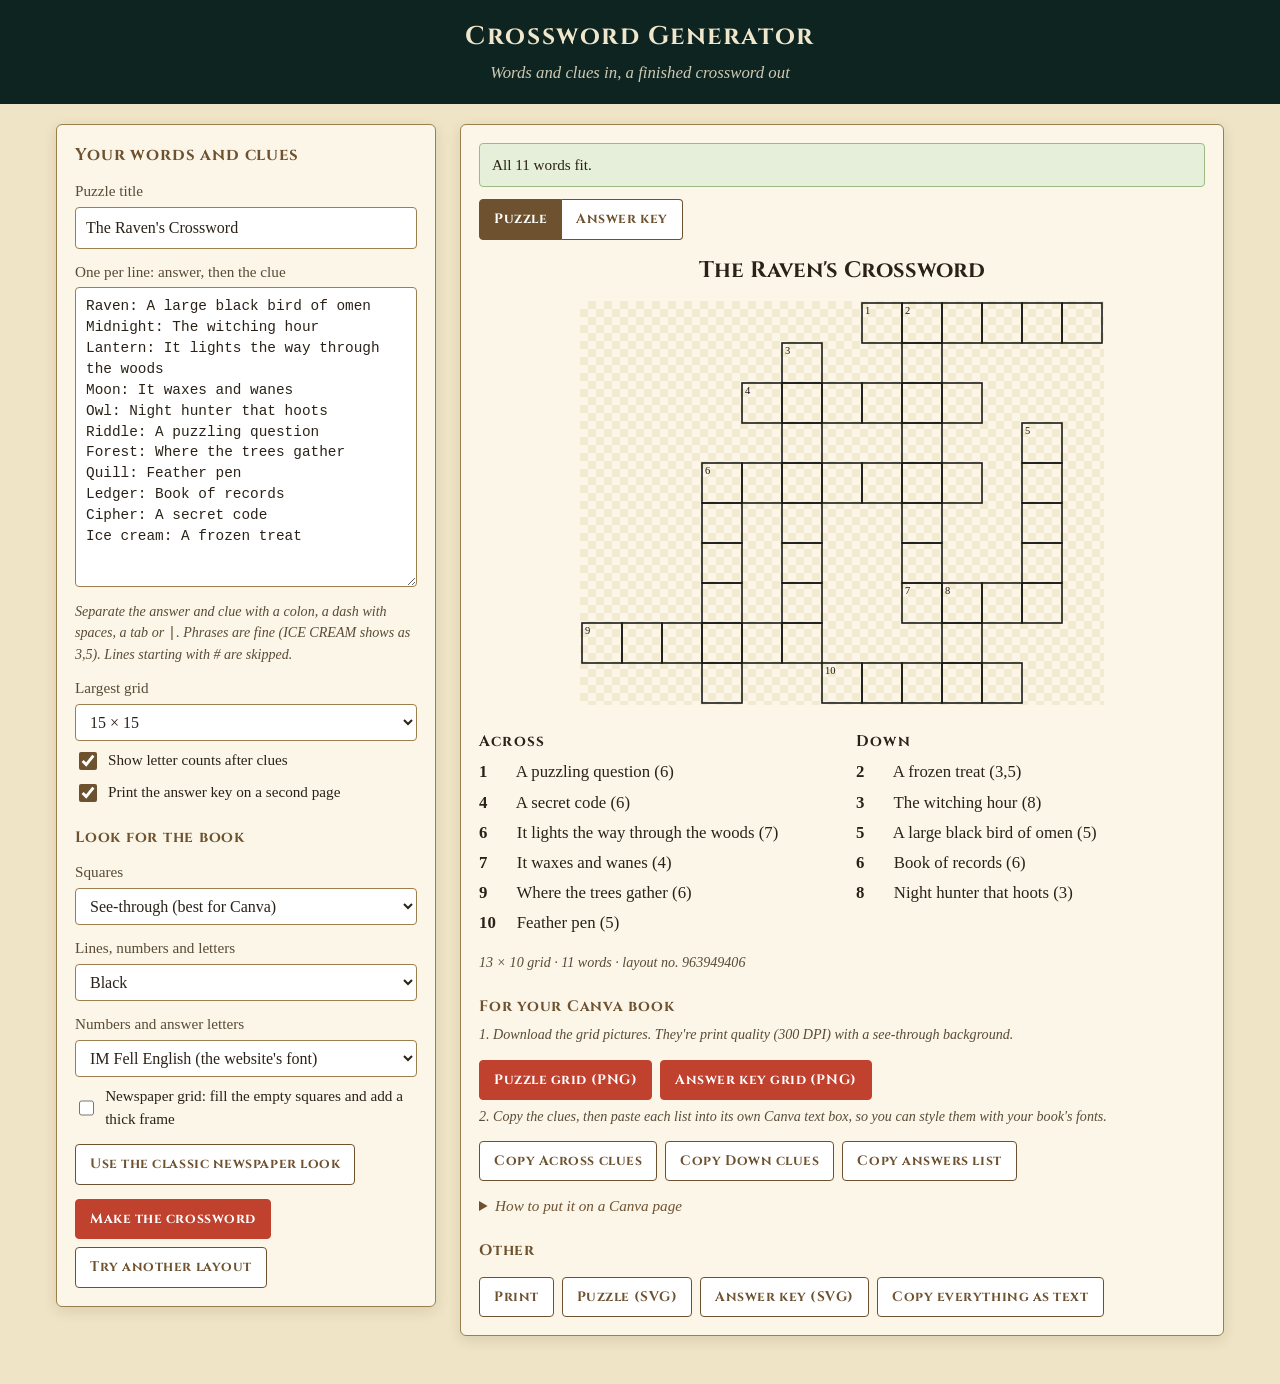
<file: crossword/index.html>
<!doctype html>
<html lang="en">
<head>
  <meta charset="utf-8">
  <meta name="viewport" content="width=device-width, initial-scale=1">
  <title>Crossword Generator | CorvidzzPuzzles</title>
  <meta name="robots" content="noindex">
  <link rel="icon" type="image/png" href="../assets/img/favicon.png">
  <link rel="preconnect" href="https://fonts.googleapis.com">
  <link rel="preconnect" href="https://fonts.gstatic.com" crossorigin>
  <link href="https://fonts.googleapis.com/css2?family=IM+Fell+English:ital@0;1&family=Cinzel:wght@700;800&display=swap" rel="stylesheet">
  <style>
    :root {
      --ink: #2a2218;
      --ink-soft: #5a4b36;
      --parchment: #efe4c6;
      --paper: #fbf6e8;
      --sepia: #6e5230;
      --sepia-soft: #9c7f4c;
      --vermilion: #c0412d;
      --leaf: #4d7a3e;
      --forest: #0e2421;
    }
    * { box-sizing: border-box; }
    body {
      margin: 0;
      font-family: "IM Fell English", Georgia, serif;
      font-size: 1.05rem;
      line-height: 1.5;
      color: var(--ink);
      background: var(--parchment);
    }
    header { background: var(--forest); color: #efe6cc; padding: 18px 16px; text-align: center; }
    header h1 { font-family: "Cinzel", serif; margin: 0; font-size: 1.6rem; letter-spacing: .06em; }
    header p { margin: 4px 0 0; font-style: italic; opacity: .85; }
    main { max-width: 1200px; margin: 0 auto; padding: 20px 16px 48px; display: grid; grid-template-columns: minmax(0, 380px) minmax(0, 1fr); gap: 24px; align-items: start; }
    @media (max-width: 860px) { main { grid-template-columns: 1fr; } }
    .panel { background: var(--paper); border: 1px solid var(--sepia-soft); border-radius: 6px; padding: 18px; box-shadow: 0 4px 14px rgba(60, 40, 10, .12); }
    h2 { font-family: "Cinzel", serif; font-size: 1.05rem; letter-spacing: .05em; margin: 0 0 10px; color: var(--sepia); }
    label { display: block; font-size: .95rem; margin: 12px 0 4px; color: var(--ink-soft); }
    input[type=text], textarea, select {
      width: 100%; font: inherit; font-size: 1rem; color: var(--ink);
      background: #fff; border: 1px solid var(--sepia-soft); border-radius: 4px; padding: 8px 10px;
    }
    textarea { min-height: 300px; resize: vertical; font-family: ui-monospace, Menlo, Consolas, monospace; font-size: .9rem; line-height: 1.45; }
    .hint { font-size: .88rem; font-style: italic; color: var(--ink-soft); margin: 6px 0 0; }
    .check { display: flex; gap: 8px; align-items: center; margin: 8px 0 0; font-size: .95rem; color: var(--ink); }
    .check input { width: 18px; height: 18px; accent-color: var(--sepia); }
    .row { display: flex; flex-wrap: wrap; gap: 8px; margin-top: 14px; }
    button {
      font: inherit; font-family: "Cinzel", serif; font-weight: 700; font-size: .85rem; letter-spacing: .04em;
      padding: 9px 14px; border-radius: 4px; cursor: pointer;
      border: 1px solid var(--sepia); background: #fff; color: var(--sepia);
    }
    button:hover { background: var(--parchment); }
    button.primary { background: var(--vermilion); border-color: var(--vermilion); color: #fff; }
    button.primary:hover { background: #a6331f; }
    button:disabled { opacity: .45; cursor: default; }
    .msg { margin: 0 0 12px; padding: 10px 12px; border-radius: 4px; font-size: .95rem; }
    .msg.warn { background: #fbe9d7; border: 1px solid #e0a46a; }
    .msg.ok { background: #e6efd9; border: 1px solid #9cbb83; }
    .msg ul { margin: 4px 0 0; padding-left: 20px; }
    .tabs { display: flex; gap: 0; margin-bottom: 14px; }
    .tabs button { border-radius: 0; }
    .tabs button:first-child { border-radius: 4px 0 0 4px; }
    .tabs button:last-child { border-radius: 0 4px 4px 0; border-left: 0; }
    .tabs button[aria-pressed=true] { background: var(--sepia); color: #fff; }
    .sheet h3 { font-family: "Cinzel", serif; text-align: center; margin: 4px 0 14px; font-size: 1.4rem; }
    .gridwrap { overflow-x: auto; text-align: center; margin-bottom: 18px; }
    .gridwrap svg { max-width: 100%; height: auto; }
    .clues { display: grid; grid-template-columns: 1fr 1fr; gap: 8px 28px; }
    @media (max-width: 560px) { .clues { grid-template-columns: 1fr; } }
    .clues h4 { font-family: "Cinzel", serif; margin: 0 0 6px; letter-spacing: .08em; font-size: .95rem; }
    .clues ol { list-style: none; margin: 0; padding: 0; }
    .clues li { margin: 0 0 5px; padding-left: 2em; text-indent: -2em; }
    .clues b { display: inline-block; min-width: 2em; text-indent: 0; }
    .clues .ans { color: var(--leaf); font-family: "Cinzel", serif; font-size: .82rem; letter-spacing: .05em; }
    .stats { font-size: .88rem; font-style: italic; color: var(--ink-soft); margin: 12px 0 0; }
    .empty { text-align: center; font-style: italic; color: var(--ink-soft); padding: 60px 10px; }
    .print-only { display: none; }
    h2.sub { font-size: .95rem; margin: 22px 0 4px; }
    .howto { margin: 14px 0 0; font-size: .95rem; }
    .howto summary { cursor: pointer; color: var(--sepia); font-style: italic; }
    .howto ol { margin: 8px 0 0; padding-left: 22px; }
    .gridwrap svg { background: repeating-conic-gradient(#f3ead2 0% 25%, #fbf6e8 0% 50%) 0 0 / 16px 16px; }

    @media print {
      @page { margin: 14mm; }
      body { background: #fff; font-size: 11pt; }
      header, .controls, .tabs, .msg, .stats, .output-actions { display: none !important; }
      main { display: block; padding: 0; max-width: none; }
      .panel { border: 0; box-shadow: none; padding: 0; background: #fff; }
      .print-only { display: block; }
      .sheet { break-inside: avoid; }
      .sheet + .sheet { break-before: page; }
      .sheet[hidden] { display: block !important; }
      body.no-key .sheet.key { display: none !important; }
      .clues .ans { color: #000; }
      .gridwrap svg { background: none; }
    }
  </style>
</head>
<body>
  <header>
    <h1>Crossword Generator</h1>
    <p>Words and clues in, a finished crossword out</p>
  </header>

  <main>
    <section class="panel controls" aria-label="Words and settings">
      <h2>Your words and clues</h2>
      <label for="title">Puzzle title</label>
      <input type="text" id="title" value="The Raven's Crossword">

      <label for="words">One per line: answer, then the clue</label>
      <textarea id="words" spellcheck="false"></textarea>
      <p class="hint">Separate the answer and clue with a colon, a dash with spaces, a tab or <code>|</code>. Phrases are fine (ICE CREAM shows as 3,5). Lines starting with # are skipped.</p>

      <label for="size">Largest grid</label>
      <select id="size">
        <option value="0">No limit</option>
        <option value="9">9 × 9</option>
        <option value="11">11 × 11</option>
        <option value="13">13 × 13</option>
        <option value="15" selected>15 × 15</option>
        <option value="17">17 × 17</option>
        <option value="21">21 × 21</option>
      </select>

      <label class="check"><input type="checkbox" id="counts" checked> Show letter counts after clues</label>
      <label class="check"><input type="checkbox" id="printkey" checked> Print the answer key on a second page</label>

      <h2 class="sub">Look for the book</h2>
      <label for="fill">Squares</label>
      <select id="fill">
        <option value="transparent" selected>See-through (best for Canva)</option>
        <option value="#ffffff">White</option>
        <option value="#efe4c6">Parchment</option>
      </select>
      <label for="line">Lines, numbers and letters</label>
      <select id="line">
        <option value="#1a1a1a" selected>Black</option>
        <option value="#4a3620">Dark sepia</option>
        <option value="#6e5230">Sepia</option>
        <option value="#1d2622">Raven green-black</option>
      </select>
      <label for="font">Numbers and answer letters</label>
      <select id="font">
        <option value="IM Fell English" selected>IM Fell English (the website's font)</option>
        <option value="Georgia">Georgia (classic newspaper)</option>
        <option value="Arial">Arial (plain and very clear)</option>
      </select>
      <label class="check"><input type="checkbox" id="black"> Newspaper grid: fill the empty squares and add a thick frame</label>
      <div class="row"><button type="button" id="classic">Use the classic newspaper look</button></div>

      <div class="row">
        <button class="primary" id="go">Make the crossword</button>
        <button id="again" disabled>Try another layout</button>
      </div>
    </section>

    <section class="panel" aria-label="Your crossword">
      <div id="messages"></div>
      <div class="tabs" role="group" aria-label="Show">
        <button id="tab-puzzle" aria-pressed="true">Puzzle</button>
        <button id="tab-key" aria-pressed="false">Answer key</button>
      </div>
      <div id="out"><p class="empty">Your crossword appears here.</p></div>
      <p class="stats" id="stats"></p>
      <div class="output-actions">
        <h2 class="sub">For your Canva book</h2>
        <p class="hint">1. Download the grid pictures. They're print quality (300 DPI) with a see-through background.</p>
        <div class="row">
          <button class="primary" id="png" disabled>Puzzle grid (PNG)</button>
          <button class="primary" id="pngkey" disabled>Answer key grid (PNG)</button>
        </div>
        <p class="hint">2. Copy the clues, then paste each list into its own Canva text box, so you can style them with your book's fonts.</p>
        <div class="row">
          <button id="copy-across" disabled>Copy Across clues</button>
          <button id="copy-down" disabled>Copy Down clues</button>
          <button id="copy-answers" disabled>Copy answers list</button>
        </div>
        <details class="howto">
          <summary>How to put it on a Canva page</summary>
          <ol>
            <li>In Canva, open your book and click <strong>Uploads</strong> → <strong>Upload files</strong>, and choose the PNG.</li>
            <li>Drag it onto the page and resize it from a corner (it stays sharp).</li>
            <li>Add two text boxes (<strong>Text</strong> → <strong>Add a little bit of body text</strong>) and paste the Across and Down clues into them.</li>
            <li>Put the answer key PNG on your answers page at the back of the book.</li>
            <li>Changed the clues or layout? Download again and use <strong>Replace</strong> on the picture in Canva so its size and position stay.</li>
          </ol>
        </details>
        <h2 class="sub">Other</h2>
        <div class="row">
          <button id="print" disabled>Print</button>
          <button id="svg" disabled>Puzzle (SVG)</button>
          <button id="svgkey" disabled>Answer key (SVG)</button>
          <button id="copy" disabled>Copy everything as text</button>
        </div>
      </div>
    </section>
  </main>

  <script src="crossword.js"></script>
  <script>
    (function () {
      const $ = (id) => document.getElementById(id);
      const SAMPLE = [
        "Raven: A large black bird of omen",
        "Midnight: The witching hour",
        "Lantern: It lights the way through the woods",
        "Moon: It waxes and wanes",
        "Owl: Night hunter that hoots",
        "Riddle: A puzzling question",
        "Forest: Where the trees gather",
        "Quill: Feather pen",
        "Ledger: Book of records",
        "Cipher: A secret code",
        "Ice cream: A frozen treat"
      ].join("\n");
      const STORE = "corvidzz-crossword-input";
      const store = {
        get() { try { return JSON.parse(localStorage.getItem(STORE)); } catch (e) { return null; } },
        set(v) { try { localStorage.setItem(STORE, JSON.stringify(v)); } catch (e) { /* not saved */ } }
      };
      const saved = store.get();
      $("words").value = saved && saved.words ? saved.words : SAMPLE;
      if (saved && saved.title != null) $("title").value = saved.title;
      ["fill", "line", "font"].forEach((id) => {
        if (saved && saved[id] && [...$(id).options].some((o) => o.value === saved[id])) $(id).value = saved[id];
      });
      if (saved && saved.black) $("black").checked = true;
      const save = () => store.set({ words: $("words").value, title: $("title").value, fill: $("fill").value, line: $("line").value, font: $("font").value, black: $("black").checked });
      $("words").addEventListener("input", save);
      $("title").addEventListener("input", save);

      let puzzle = null, showKey = false;
      const esc = (s) => String(s).replace(/[&<>"]/g, (ch) => ({ "&": "&amp;", "<": "&lt;", ">": "&gt;", '"': "&quot;" }[ch]));

      // The chosen look, shared by the screen, print, SVG and PNG versions.
      function look() {
        return { fill: $("fill").value, line: $("line").value, font: $("font").value, black: $("black").checked };
      }
      const S = 40, PAD = 2;

      // The grid as an SVG picture, so it looks the same on screen, in print and downloaded.
      function gridSVG(p, answers) {
        const L = look(), fam = esc(L.font) + ", Georgia, serif";
        const W = p.width * S + PAD * 2, H = p.height * S + PAD * 2;
        const out = ['<svg xmlns="http://www.w3.org/2000/svg" viewBox="0 0 ' + W + " " + H + '" width="' + W + '" height="' + H + '" role="img" aria-label="Crossword grid">'];
        if (L.black) out.push('<rect x="' + PAD + '" y="' + PAD + '" width="' + p.width * S + '" height="' + p.height * S + '" fill="' + L.line + '"/>');
        for (let r = 0; r < p.height; r++) for (let c = 0; c < p.width; c++) {
          const ch = p.grid[r][c];
          if (!ch) continue;
          const x = PAD + c * S, y = PAD + r * S;
          const fill = L.fill === "transparent" ? (L.black ? "#ffffff" : "none") : L.fill;
          out.push('<rect x="' + x + '" y="' + y + '" width="' + S + '" height="' + S + '" fill="' + fill + '" stroke="' + L.line + '" stroke-width="' + (L.black ? 1 : 1.6) + '"/>');
          if (p.numbers[r][c]) out.push('<text x="' + (x + 3) + '" y="' + (y + 11) + '" font-family="' + fam + '" font-size="10.5" fill="' + L.line + '">' + p.numbers[r][c] + "</text>");
          if (answers) out.push('<text x="' + (x + S / 2) + '" y="' + (y + S / 2 + 8) + '" text-anchor="middle" font-family="' + fam + '" font-size="22" fill="' + L.line + '">' + ch + "</text>");
        }
        if (L.black) out.push('<rect x="' + PAD + '" y="' + PAD + '" width="' + p.width * S + '" height="' + p.height * S + '" fill="none" stroke="' + L.line + '" stroke-width="3"/>');
        out.push("</svg>");
        return out.join("");
      }

      // The grid drawn straight onto a canvas at print quality, using the page's loaded fonts.
      // Each square comes out about 0.33 in (8.5 mm) wide at 300 DPI; Canva can shrink it as needed.
      async function gridPNG(p, answers) {
        const L = look(), fam = '"' + L.font + '", Georgia, serif';
        try { await Promise.all([document.fonts.load("22px " + fam), document.fonts.ready]); } catch (e) { /* falls back to Georgia */ }
        const scale = 2.5;
        const canvas = document.createElement("canvas");
        canvas.width = Math.round((p.width * S + PAD * 2) * scale);
        canvas.height = Math.round((p.height * S + PAD * 2) * scale);
        const ctx = canvas.getContext("2d");
        ctx.scale(scale, scale);
        if (L.black) { ctx.fillStyle = L.line; ctx.fillRect(PAD, PAD, p.width * S, p.height * S); }
        for (let r = 0; r < p.height; r++) for (let c = 0; c < p.width; c++) {
          const ch = p.grid[r][c];
          if (!ch) continue;
          const x = PAD + c * S, y = PAD + r * S;
          if (L.black && L.fill === "transparent") ctx.clearRect(x, y, S, S);
          else if (L.fill !== "transparent") { ctx.fillStyle = L.fill; ctx.fillRect(x, y, S, S); }
        }
        ctx.strokeStyle = L.line; ctx.lineWidth = L.black ? 1 : 1.6; ctx.fillStyle = L.line;
        for (let r = 0; r < p.height; r++) for (let c = 0; c < p.width; c++) {
          const ch = p.grid[r][c];
          if (!ch) continue;
          const x = PAD + c * S, y = PAD + r * S;
          ctx.strokeRect(x, y, S, S);
          if (p.numbers[r][c]) {
            ctx.font = "10.5px " + fam; ctx.textAlign = "left"; ctx.textBaseline = "alphabetic";
            ctx.fillText(String(p.numbers[r][c]), x + 3, y + 11);
          }
          if (answers) {
            ctx.font = "22px " + fam; ctx.textAlign = "center";
            ctx.fillText(ch, x + S / 2, y + S / 2 + 8);
          }
        }
        if (L.black) { ctx.lineWidth = 3; ctx.strokeRect(PAD, PAD, p.width * S, p.height * S); }
        // mark the file as 300 DPI so Canva and printers size it correctly
        const blob = await new Promise((res) => canvas.toBlob(res, "image/png"));
        return withDPI(new Uint8Array(await blob.arrayBuffer()), 300);
      }

      // Adds a pHYs chunk (pixels per metre) to a PNG so it carries its print resolution.
      function withDPI(png, dpi) {
        const ppm = Math.round(dpi / 0.0254);
        const chunk = new Uint8Array(21);
        const dv = new DataView(chunk.buffer);
        dv.setUint32(0, 9);
        chunk.set([112, 72, 89, 115], 4); // "pHYs"
        dv.setUint32(8, ppm); dv.setUint32(12, ppm); chunk[16] = 1;
        let crc = -1;
        for (let i = 4; i < 17; i++) {
          crc ^= chunk[i];
          for (let k = 0; k < 8; k++) crc = (crc >>> 1) ^ (0xedb88320 & -(crc & 1));
        }
        dv.setUint32(17, (crc ^ -1) >>> 0);
        const at = 33; // straight after the IHDR chunk
        const out = new Uint8Array(png.length + 21);
        out.set(png.subarray(0, at), 0); out.set(chunk, at); out.set(png.subarray(at), at + 21);
        return new Blob([out], { type: "image/png" });
      }

      function clueList(words, answers) {
        const counts = $("counts").checked;
        return "<ol>" + words.map((w) =>
          "<li><b>" + w.number + "</b> " + esc(w.clue) + (counts ? " " + esc(w.enumeration) : "") +
          (answers ? ' <span class="ans">' + esc(w.shown.toUpperCase()) + "</span>" : "") + "</li>").join("") + "</ol>";
      }

      function sheet(p, answers) {
        const title = $("title").value.trim();
        return '<div class="sheet' + (answers ? " key" : "") + '"' + (answers === showKey ? "" : " hidden") + ">" +
          (title ? "<h3>" + esc(title) + (answers ? " · Answers" : "") + "</h3>" : (answers ? "<h3>Answers</h3>" : "")) +
          '<div class="gridwrap">' + gridSVG(p, answers) + "</div>" +
          '<div class="clues"><div><h4>Across</h4>' + clueList(p.across, answers) + "</div>" +
          "<div><h4>Down</h4>" + clueList(p.down, answers) + "</div></div></div>";
      }

      function render() {
        if (!puzzle) return;
        $("out").innerHTML = sheet(puzzle, false) + sheet(puzzle, true);
        const n = puzzle.across.length + puzzle.down.length;
        $("stats").textContent = puzzle.width + " × " + puzzle.height + " grid · " + n + " words · layout no. " + puzzle.seed;
        document.body.classList.toggle("no-key", !$("printkey").checked);
      }

      function showMessages(problems, unplaced) {
        let html = "";
        if (unplaced.length) {
          html += '<div class="msg warn"><strong>' + unplaced.length + " word" + (unplaced.length > 1 ? "s" : "") +
            " didn't fit:</strong> " + unplaced.map((e) => esc(e.shown)).join(", ") +
            ". Try another layout, allow a larger grid, or add a word that shares letters with " + (unplaced.length > 1 ? "them" : "it") + ".</div>";
        }
        if (problems.length) html += '<div class="msg warn"><strong>Check these lines:</strong><ul>' + problems.map((p) => "<li>" + esc(p) + "</li>").join("") + "</ul></div>";
        if (!html && puzzle) html = '<div class="msg ok">All ' + (puzzle.across.length + puzzle.down.length) + " words fit.</div>";
        $("messages").innerHTML = html;
      }

      function make() {
        const { entries, problems } = Crossword.parseInput($("words").value);
        if (!entries.length) {
          puzzle = null;
          $("out").innerHTML = '<p class="empty">Add at least one line like <em>RAVEN: A large black bird</em>.</p>';
          $("stats").textContent = "";
          showMessages(problems, []);
          setButtons(false);
          return;
        }
        const max = Number($("size").value);
        puzzle = Crossword.generate(entries, { maxWidth: max, maxHeight: max });
        showMessages(problems, puzzle.unplaced);
        render();
        setButtons(true);
      }

      function setButtons(on) {
        ["again", "print", "svg", "svgkey", "png", "pngkey", "copy", "copy-across", "copy-down", "copy-answers"].forEach((id) => { $(id).disabled = !on; });
      }

      function setTab(key) {
        showKey = key;
        $("tab-puzzle").setAttribute("aria-pressed", String(!key));
        $("tab-key").setAttribute("aria-pressed", String(key));
        render();
      }

      function fileName(ext, suffix) {
        const base = ($("title").value.trim() || "crossword").toLowerCase().replace(/[^a-z0-9]+/g, "-").replace(/^-|-$/g, "") || "crossword";
        return base + (suffix || "") + "." + ext;
      }
      function download(blob, name) {
        const a = document.createElement("a");
        a.href = URL.createObjectURL(blob);
        a.download = name;
        document.body.appendChild(a);
        a.click();
        a.remove();
        setTimeout(() => URL.revokeObjectURL(a.href), 1000);
      }

      function asText() {
        const counts = $("counts").checked;
        const list = (ws) => ws.map((w) => w.number + ". " + w.clue + (counts ? " " + w.enumeration : "")).join("\n");
        const answers = (ws) => ws.map((w) => w.number + ". " + w.shown.toUpperCase()).join("\n");
        const title = $("title").value.trim();
        return (title ? title + "\n\n" : "") + "ACROSS\n" + list(puzzle.across) + "\n\nDOWN\n" + list(puzzle.down) +
          "\n\nANSWERS\nAcross\n" + answers(puzzle.across) + "\nDown\n" + answers(puzzle.down) + "\n";
      }

      $("go").addEventListener("click", make);
      $("classic").addEventListener("click", () => {
        $("fill").value = "#ffffff"; $("line").value = "#1a1a1a"; $("font").value = "Arial"; $("black").checked = true;
        save(); render();
      });
      $("again").addEventListener("click", make);
      $("tab-puzzle").addEventListener("click", () => setTab(false));
      $("tab-key").addEventListener("click", () => setTab(true));
      ["counts", "black", "printkey", "title", "fill", "line", "font"].forEach((id) => $(id).addEventListener("input", () => { save(); render(); }));
      $("print").addEventListener("click", () => window.print());
      $("svg").addEventListener("click", () => download(new Blob([gridSVG(puzzle, false)], { type: "image/svg+xml" }), fileName("svg")));
      $("svgkey").addEventListener("click", () => download(new Blob([gridSVG(puzzle, true)], { type: "image/svg+xml" }), fileName("svg", "-answers")));
      $("png").addEventListener("click", async () => download(await gridPNG(puzzle, false), fileName("png")));
      $("pngkey").addEventListener("click", async () => download(await gridPNG(puzzle, true), fileName("png", "-answers")));

      async function copyText(id, text, label) {
        const btn = $(id);
        try {
          await navigator.clipboard.writeText(text);
          btn.textContent = "Copied";
        } catch (e) {
          download(new Blob([text], { type: "text/plain" }), fileName("txt", "-" + id.replace("copy-", "")));
          btn.textContent = "Saved as a file";
        }
        setTimeout(() => { btn.textContent = label; }, 1800);
      }
      const clueLines = (ws) => ws.map((w) => w.number + ". " + w.clue + ($("counts").checked ? " " + w.enumeration : "")).join("\n");
      $("copy-across").addEventListener("click", () => copyText("copy-across", "ACROSS\n" + clueLines(puzzle.across), "Copy Across clues"));
      $("copy-down").addEventListener("click", () => copyText("copy-down", "DOWN\n" + clueLines(puzzle.down), "Copy Down clues"));
      $("copy-answers").addEventListener("click", () => copyText("copy-answers",
        "ACROSS\n" + puzzle.across.map((w) => w.number + ". " + w.shown.toUpperCase()).join("\n") +
        "\n\nDOWN\n" + puzzle.down.map((w) => w.number + ". " + w.shown.toUpperCase()).join("\n"), "Copy answers list"));
      $("copy").addEventListener("click", () => copyText("copy", asText(), "Copy everything as text"));

      make();
    })();
  </script>
</body>
</html>
</file>
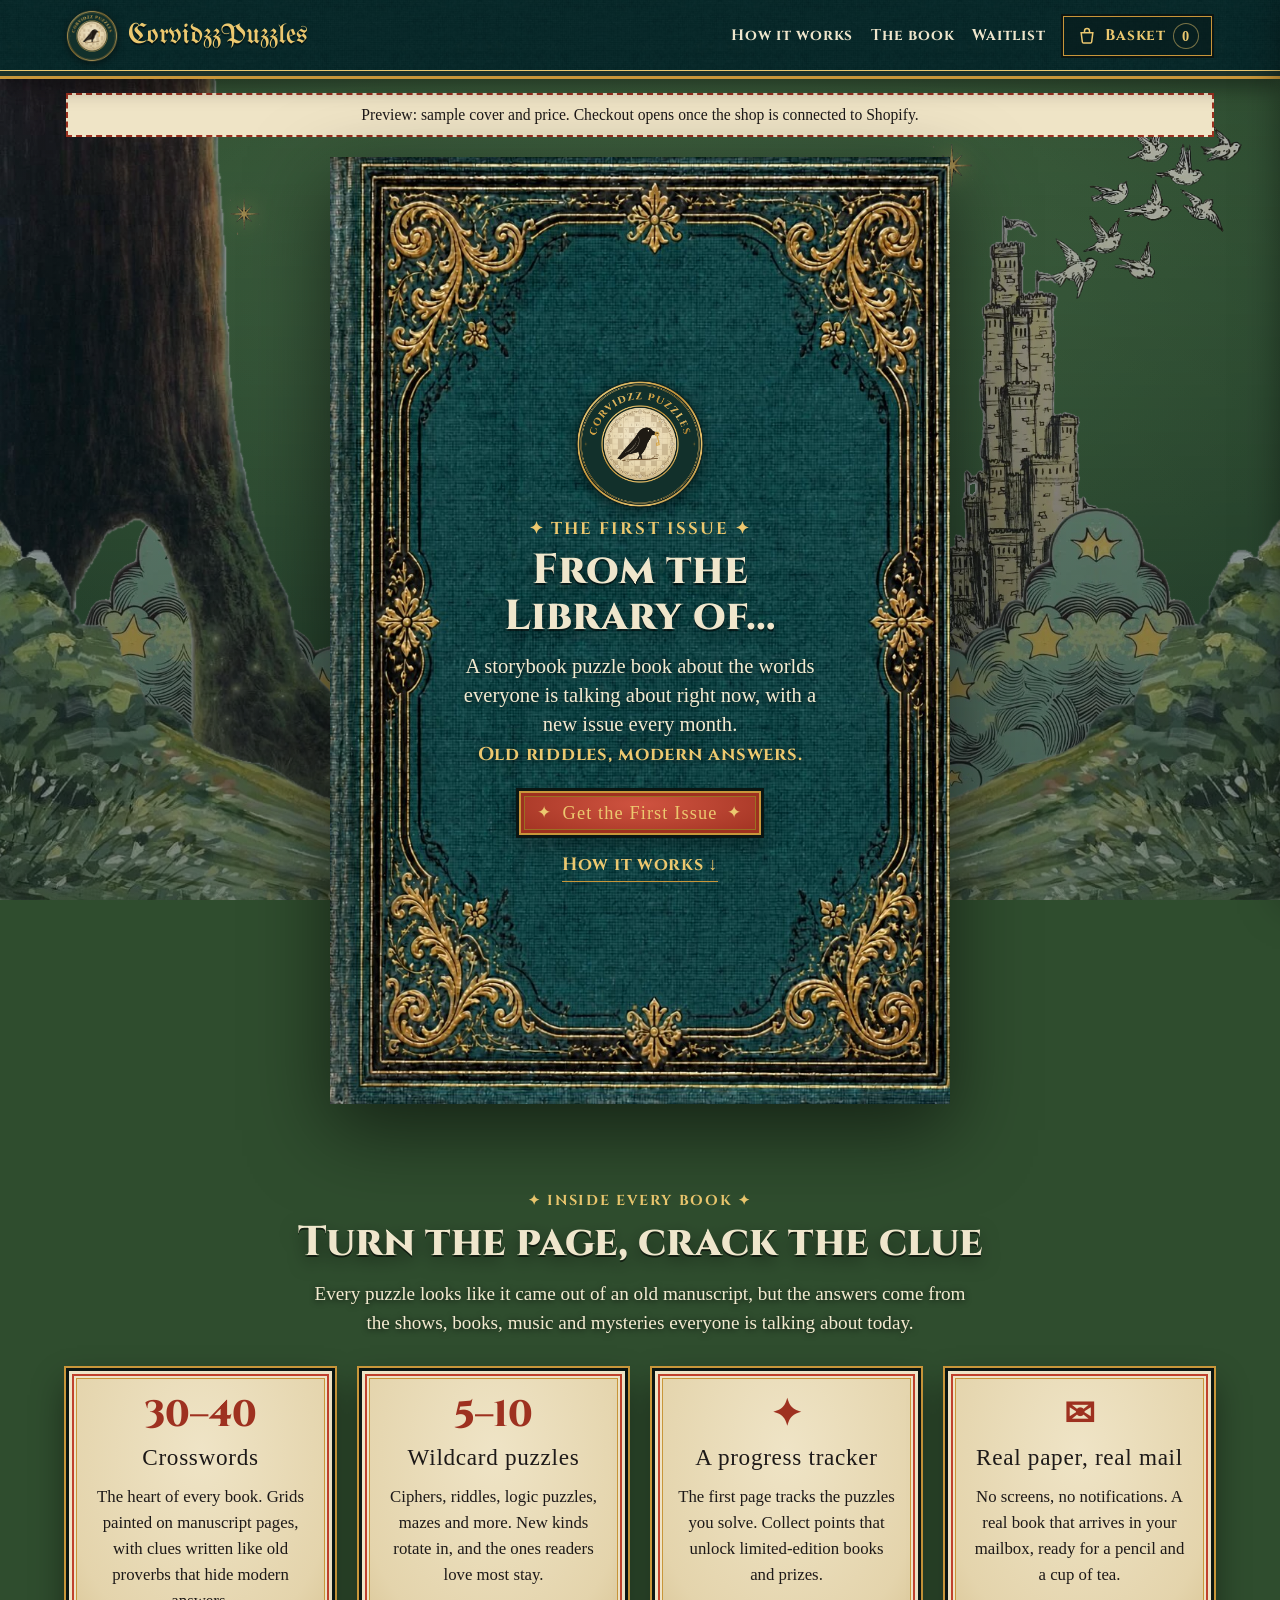
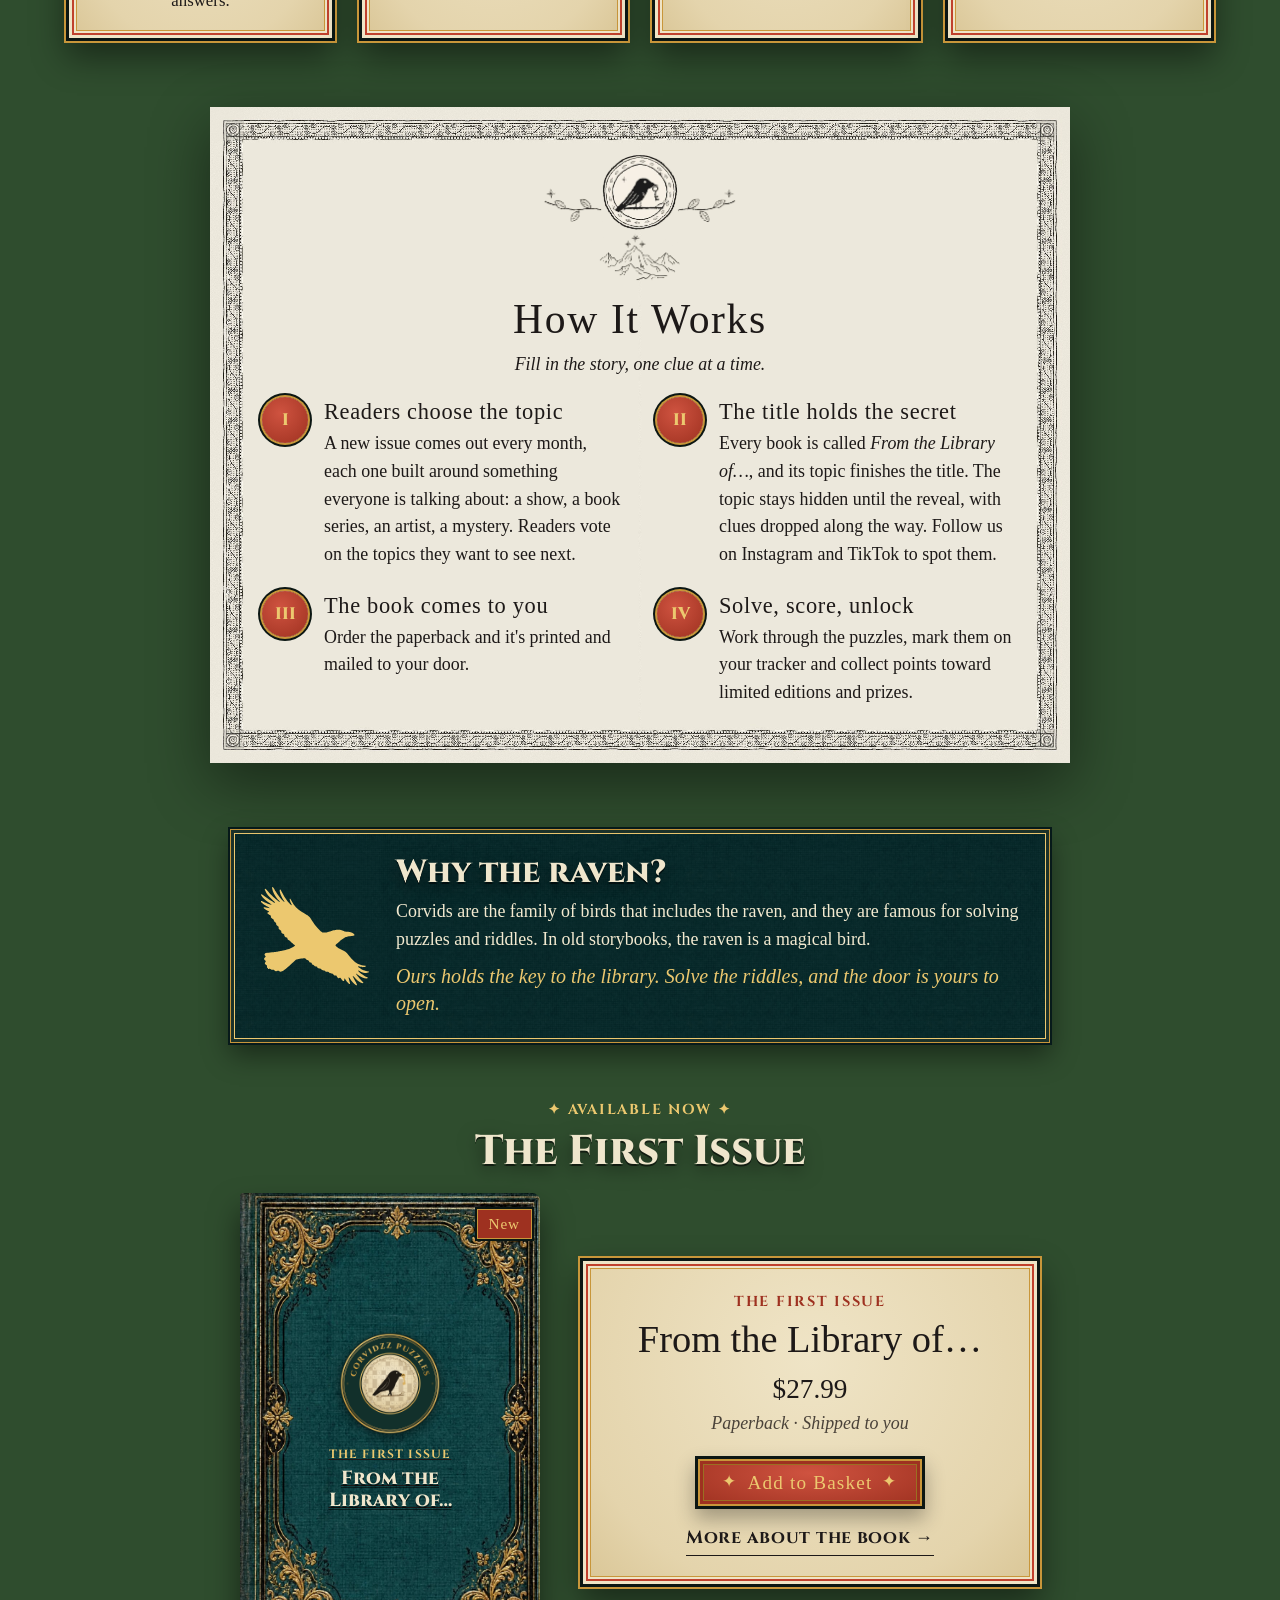
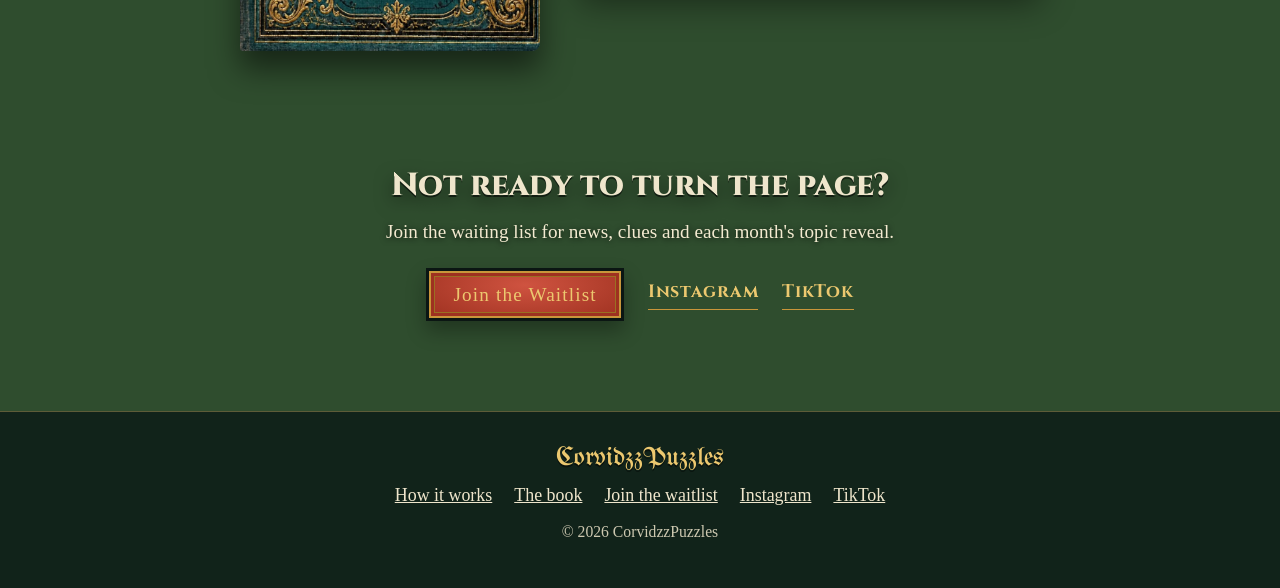
<file: shop/index.html>
<!doctype html>
<html lang="en">
<head>
  <meta charset="utf-8">
  <meta name="viewport" content="width=device-width, initial-scale=1">
  <title>From the Library of… | CorvidzzPuzzles</title>
  <meta name="description" content="A storybook puzzle book about the worlds everyone is talking about, with a new issue every month. 30 to 40 crosswords and a handful of riddles, ciphers and more in every issue. Old riddles, modern answers.">
  <meta property="og:title" content="From the Library of… | CorvidzzPuzzles">
  <meta property="og:description" content="A storybook puzzle book about the worlds everyone is talking about, with a new issue every month. Old riddles, modern answers.">
  <meta property="og:type" content="website">
  <meta property="og:url" content="https://corvidzz.com/shop/">
  <meta property="og:image" content="https://corvidzz.com/assets/img/share-preview.jpg?v=2">
  <meta name="twitter:card" content="summary_large_image">
  <meta name="theme-color" content="#0d3233">
  <link rel="icon" type="image/png" href="../assets/img/favicon.png?v=2">
  <link rel="apple-touch-icon" href="../assets/img/apple-touch-icon.png?v=2">
  <link rel="preconnect" href="https://fonts.googleapis.com">
  <link rel="preconnect" href="https://fonts.gstatic.com" crossorigin>
  <link href="https://fonts.googleapis.com/css2?family=IM+Fell+English:ital@0;1&family=IM+Fell+English+SC&family=UnifrakturMaguntia&family=Cinzel:wght@700;800&display=swap" rel="stylesheet">
  <link rel="stylesheet" href="shop.css">
</head>
<body>
  <div class="scene" aria-hidden="true">
    <img class="star" src="../assets/img/bg-star.webp" alt="" style="top:16vh;right:24vw">
    <img class="star" src="../assets/img/bg-star.webp" alt="" style="top:30vh;left:40vw;width:24px;animation-delay:-3.5s">
    <img class="star" src="../assets/img/bg-star.webp" alt="" style="top:22vh;left:18vw;width:30px;animation-delay:-2.2s">
    <img class="birds" src="../assets/img/bg-birds.webp" alt="">
    <img class="castle" src="../assets/img/bg-castle.webp" alt="">
    <div class="clouds"></div>
    <img class="trunk" src="../assets/img/bg-trunk.webp" alt="">
    <img class="hill" src="../assets/img/bg-hill.webp" alt="">
    <img class="hill flip" src="../assets/img/bg-hill.webp" alt="">
  </div>

  <header class="site-head">
    <div class="inner">
      <a class="brand" href="./"><img src="../assets/img/logo.png?v=2" width="52" height="52" alt=""><span class="wordmark">CorvidzzPuzzles</span></a>
      <nav class="site-nav" aria-label="Main">
        <a href="#how">How it works</a>
        <a href="#first-issue">The book</a>
        <a href="../">Waitlist</a>
      </nav>
      <button class="cart-btn" type="button" data-open-cart>
        <svg viewBox="0 0 24 24" fill="none" stroke="currentColor" stroke-width="1.8" aria-hidden="true"><path d="M5 8h14l-1.4 11.2a1.5 1.5 0 0 1-1.5 1.3H7.9a1.5 1.5 0 0 1-1.5-1.3z"/><path d="M9 8V6a3 3 0 0 1 6 0v2"/></svg>
        <span class="label">Basket</span>
        <span class="cart-count" data-n="0">0</span>
      </button>
    </div>
  </header>

  <div class="preview-note" id="preview-note" hidden>
    <p>Preview: sample cover and price. Checkout opens once the shop is connected to Shopify.</p>
  </div>

  <main class="landing">
    <!-- ===== Hero: the book cover ===== -->
    <section class="hero-wrap">
      <div class="hero-book">
        <img class="book-logo" src="../assets/img/logo.png?v=2" width="480" height="480" alt="CorvidzzPuzzles">
        <p class="kicker">&#10022; The First Issue &#10022;</p>
        <h1 class="hero-title">From the Library of…</h1>
        <p class="whisper">A storybook puzzle book about the worlds everyone is talking about right now, with a new issue every month. <strong>Old riddles, modern answers.</strong></p>
        <div class="hero-actions">
          <a class="btn" href="#first-issue"><span class="star" aria-hidden="true">&#10022;</span> Get the First Issue <span class="star" aria-hidden="true">&#10022;</span></a>
          <a class="text-link" href="#how">How it works &darr;</a>
        </div>
      </div>
    </section>

    <!-- ===== What's inside ===== -->
    <section class="band" aria-labelledby="inside-title">
      <p class="kicker">&#10022; Inside every book &#10022;</p>
      <h2 class="band-title" id="inside-title">Turn the page, crack the clue</h2>
      <p class="lede">Every puzzle looks like it came out of an old manuscript, but the answers come from the shows, books, music and mysteries everyone is talking about today.</p>
      <div class="features">
        <article class="feature parchment">
          <p class="big">30–40</p>
          <h3>Crosswords</h3>
          <p>The heart of every book. Grids painted on manuscript pages, with clues written like old proverbs that hide modern answers.</p>
        </article>
        <article class="feature parchment">
          <p class="big">5–10</p>
          <h3>Wildcard puzzles</h3>
          <p>Ciphers, riddles, logic puzzles, mazes and more. New kinds rotate in, and the ones readers love most stay.</p>
        </article>
        <article class="feature parchment">
          <p class="big">&#10022;</p>
          <h3>A progress tracker</h3>
          <p>The first page tracks the puzzles you solve. Collect points that unlock limited-edition books and prizes.</p>
        </article>
        <article class="feature parchment">
          <p class="big">&#9993;</p>
          <h3>Real paper, real mail</h3>
          <p>No screens, no notifications. A real book that arrives in your mailbox, ready for a pencil and a cup of tea.</p>
        </article>
      </div>
    </section>

    <!-- ===== How it works ===== -->
    <section class="band" id="how" aria-labelledby="how-title">
      <div class="leaf how">
        <img class="emblem" src="../assets/img/page-emblem.webp" width="810" height="510" alt="">
        <h2 id="how-title">How It Works</h2>
        <p class="how-sub">Fill in the story, one clue at a time.</p>
        <ol class="steps">
          <li>
            <h3>Readers choose the topic</h3>
            <p>A new issue comes out every month, each one built around something everyone is talking about: a show, a book series, an artist, a mystery. Readers vote on the topics they want to see next.</p>
          </li>
          <li>
            <h3>The title holds the secret</h3>
            <p>Every book is called <em>From the Library of…</em>, and its topic finishes the title. The topic stays hidden until the reveal, with clues dropped along the way. Follow us on Instagram and TikTok to spot them.</p>
          </li>
          <li>
            <h3>The book comes to you</h3>
            <p>Order the paperback and it's printed and mailed to your door.</p>
          </li>
          <li>
            <h3>Solve, score, unlock</h3>
            <p>Work through the puzzles, mark them on your tracker and collect points toward limited editions and prizes.</p>
          </li>
        </ol>
      </div>
    </section>

    <!-- ===== Why the raven ===== -->
    <section class="band raven-note" aria-labelledby="raven-title">
      <span class="raven-mark" aria-hidden="true"></span>
      <div>
        <h2 class="band-title small" id="raven-title">Why the raven?</h2>
        <p>Corvids are the family of birds that includes the raven, and they are famous for solving puzzles and riddles. In old storybooks, the raven is a magical bird.</p>
        <p class="key-line">Ours holds the key to the library. Solve the riddles, and the door is yours to open.</p>
      </div>
    </section>

    <!-- ===== The first issue (filled in from Shopify or the sample product) ===== -->
    <section class="band" id="first-issue" aria-labelledby="issue-title">
      <p class="kicker">&#10022; Available now &#10022;</p>
      <h2 class="band-title" id="issue-title">The First Issue</h2>
      <div id="featured" aria-live="polite"><p class="status">Opening the library…</p></div>
      <div class="grid more-issues" id="more"></div>
    </section>

    <!-- ===== Stay close ===== -->
    <section class="band closing">
      <h2 class="band-title small">Not ready to turn the page?</h2>
      <p class="lede">Join the waiting list for news, clues and each month's topic reveal.</p>
      <div class="hero-actions">
        <a class="btn" href="../">Join the Waitlist</a>
        <a class="text-link" href="https://www.instagram.com/corvidzzpuzzles/" rel="noopener">Instagram</a>
        <a class="text-link" href="https://www.tiktok.com/@corvidzzpuzzles" rel="noopener">TikTok</a>
      </div>
    </section>
  </main>

  <footer>
    <div class="wordmark">CorvidzzPuzzles</div>
    <nav aria-label="Footer">
      <a href="#how">How it works</a><a href="#first-issue">The book</a><a href="../">Join the waitlist</a>
      <a href="https://www.instagram.com/corvidzzpuzzles/" rel="noopener">Instagram</a><a href="https://www.tiktok.com/@corvidzzpuzzles" rel="noopener">TikTok</a>
    </nav>
    <p>&copy; <span id="year">2026</span> CorvidzzPuzzles</p>
  </footer>

  <script src="config.js"></script>
  <script src="sample-products.js"></script>
  <script src="shop.js"></script>
  <script>
    document.getElementById("year").textContent = new Date().getFullYear();
    const featured = document.getElementById("featured");
    const more = document.getElementById("more");

    CZ.getProducts().then((products) => {
      if (!products.length) { featured.innerHTML = '<p class="status">The first issue is on its way. <a href="../">Join the waiting list</a> to hear first.</p>'; return; }
      const p = products[0];
      const avail = CZ.isAvailable(p);
      const v = p.variants.find((x) => x.available) || p.variants[0];
      const single = p.variants.length === 1;
      const link = "product.html?p=" + encodeURIComponent(p.handle);
      featured.innerHTML = `
        <div class="issue">
          <a class="issue-art" href="${link}">${p.badge ? `<span class="ribbon">${CZ.esc(p.badge)}</span>` : ""}${CZ.art(p)}</a>
          <div class="issue-card parchment">
            ${p.kicker ? `<p class="issue-kicker">${CZ.esc(p.kicker)}</p>` : ""}
            <h3>${CZ.esc(p.title)}</h3>
            <p class="price">${single ? CZ.money(v.price, v.currency) : CZ.priceRange(p)}</p>
            ${single && v.title ? `<p class="format">${CZ.esc(v.title)}${v.note ? " · " + CZ.esc(v.note) : ""}</p>` : ""}
            <div class="issue-actions">
              ${avail && single ? `<button class="btn" type="button" id="quick-add"><span class="star" aria-hidden="true">&#10022;</span> Add to Basket <span class="star" aria-hidden="true">&#10022;</span></button>` : ""}
              ${avail && !single ? `<a class="btn" href="${link}">Choose a format</a>` : ""}
              ${avail ? "" : `<a class="btn" href="../">Join the Waitlist</a>`}
              <a class="text-link dark" href="${link}">More about the book &rarr;</a>
            </div>
          </div>
        </div>`;
      const quick = document.getElementById("quick-add");
      if (quick) quick.addEventListener("click", () => { CZ.addToCart(p, v, 1); CZ.openCart(); });

      // more products later (e.g. a second issue): show them as a shelf underneath
      more.innerHTML = products.slice(1).map((q) => `
        <a class="card" href="product.html?p=${encodeURIComponent(q.handle)}">
          <div class="art">${q.badge ? `<span class="ribbon">${CZ.esc(q.badge)}</span>` : ""}${CZ.art(q)}</div>
          <div class="label parchment"><h2>${CZ.esc(q.title)}</h2><p class="price">${CZ.isAvailable(q) ? CZ.priceRange(q) : "&nbsp;"}</p></div>
        </a>`).join("");
    }).catch((e) => {
      featured.innerHTML = '<p class="status">The book didn\'t load (' + CZ.esc(e.message) + '). Please refresh the page.</p>';
    });
  </script>
</body>
</html>
</file>
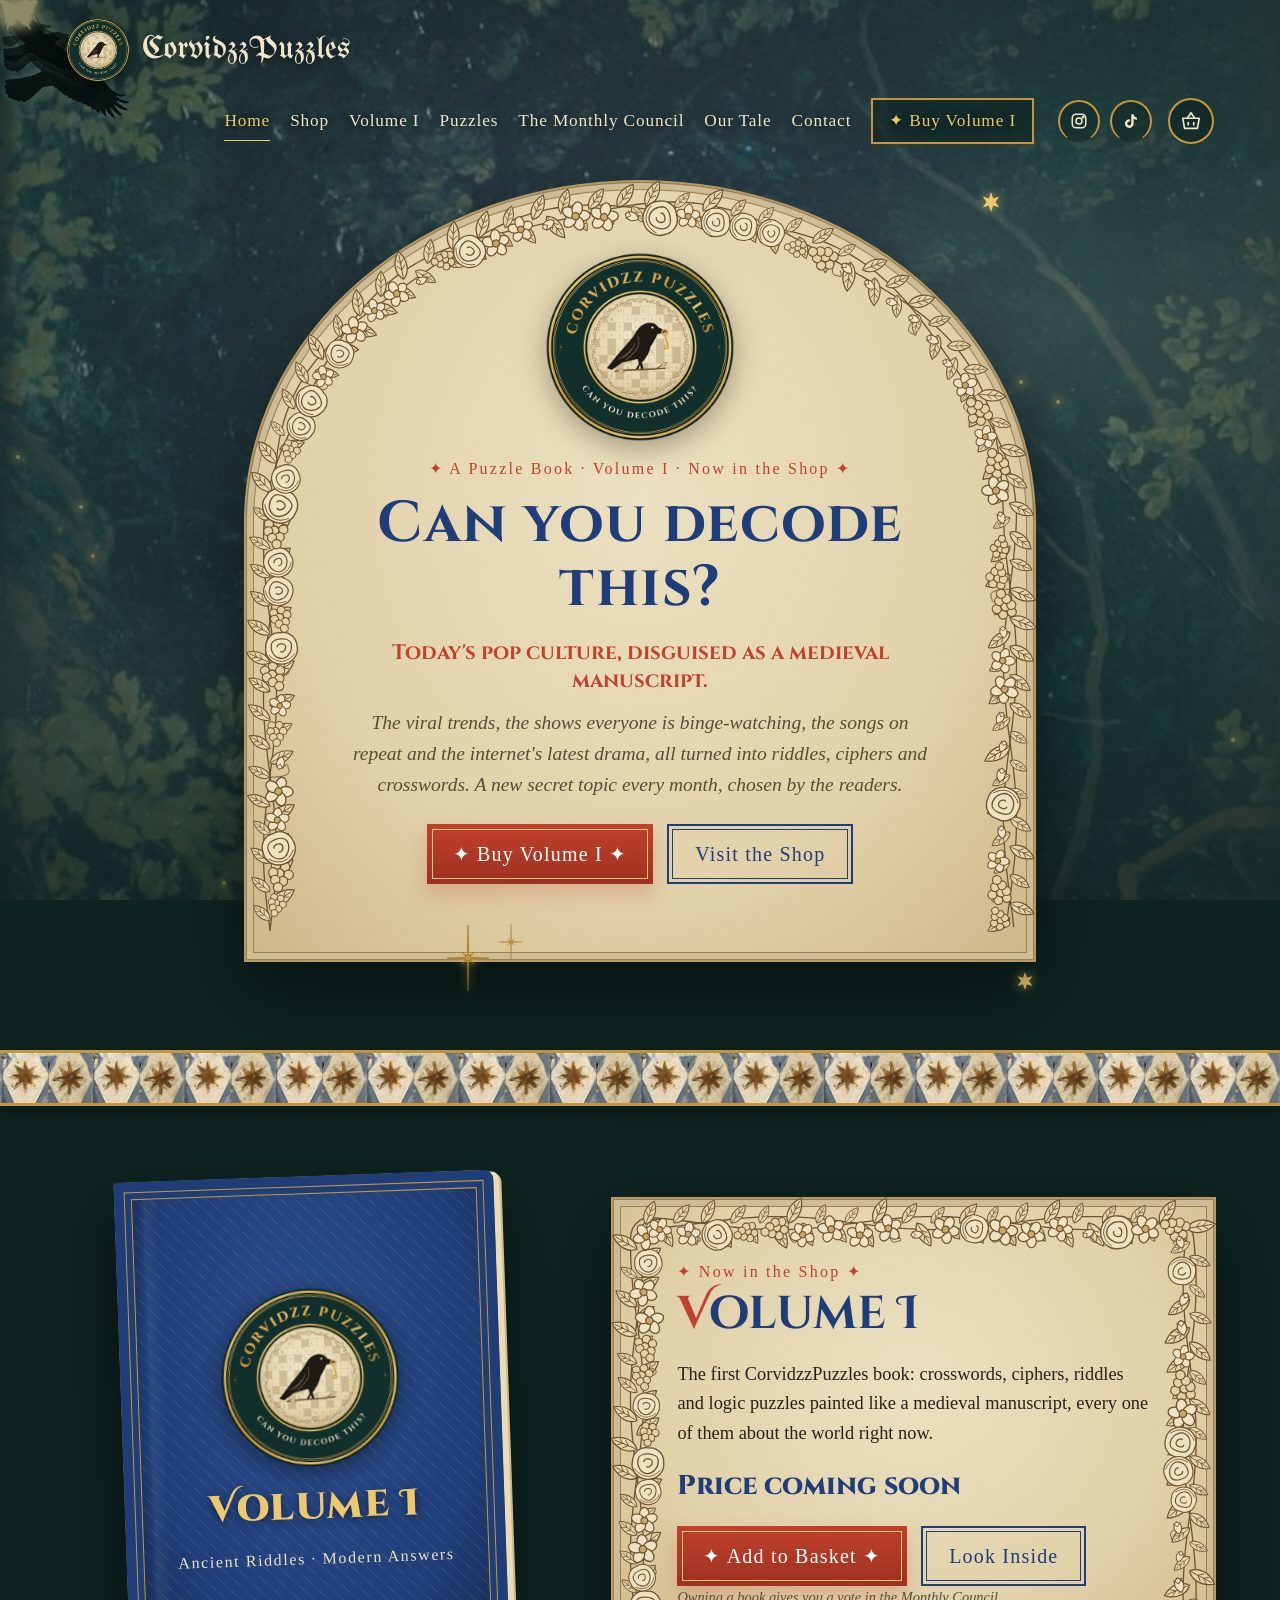
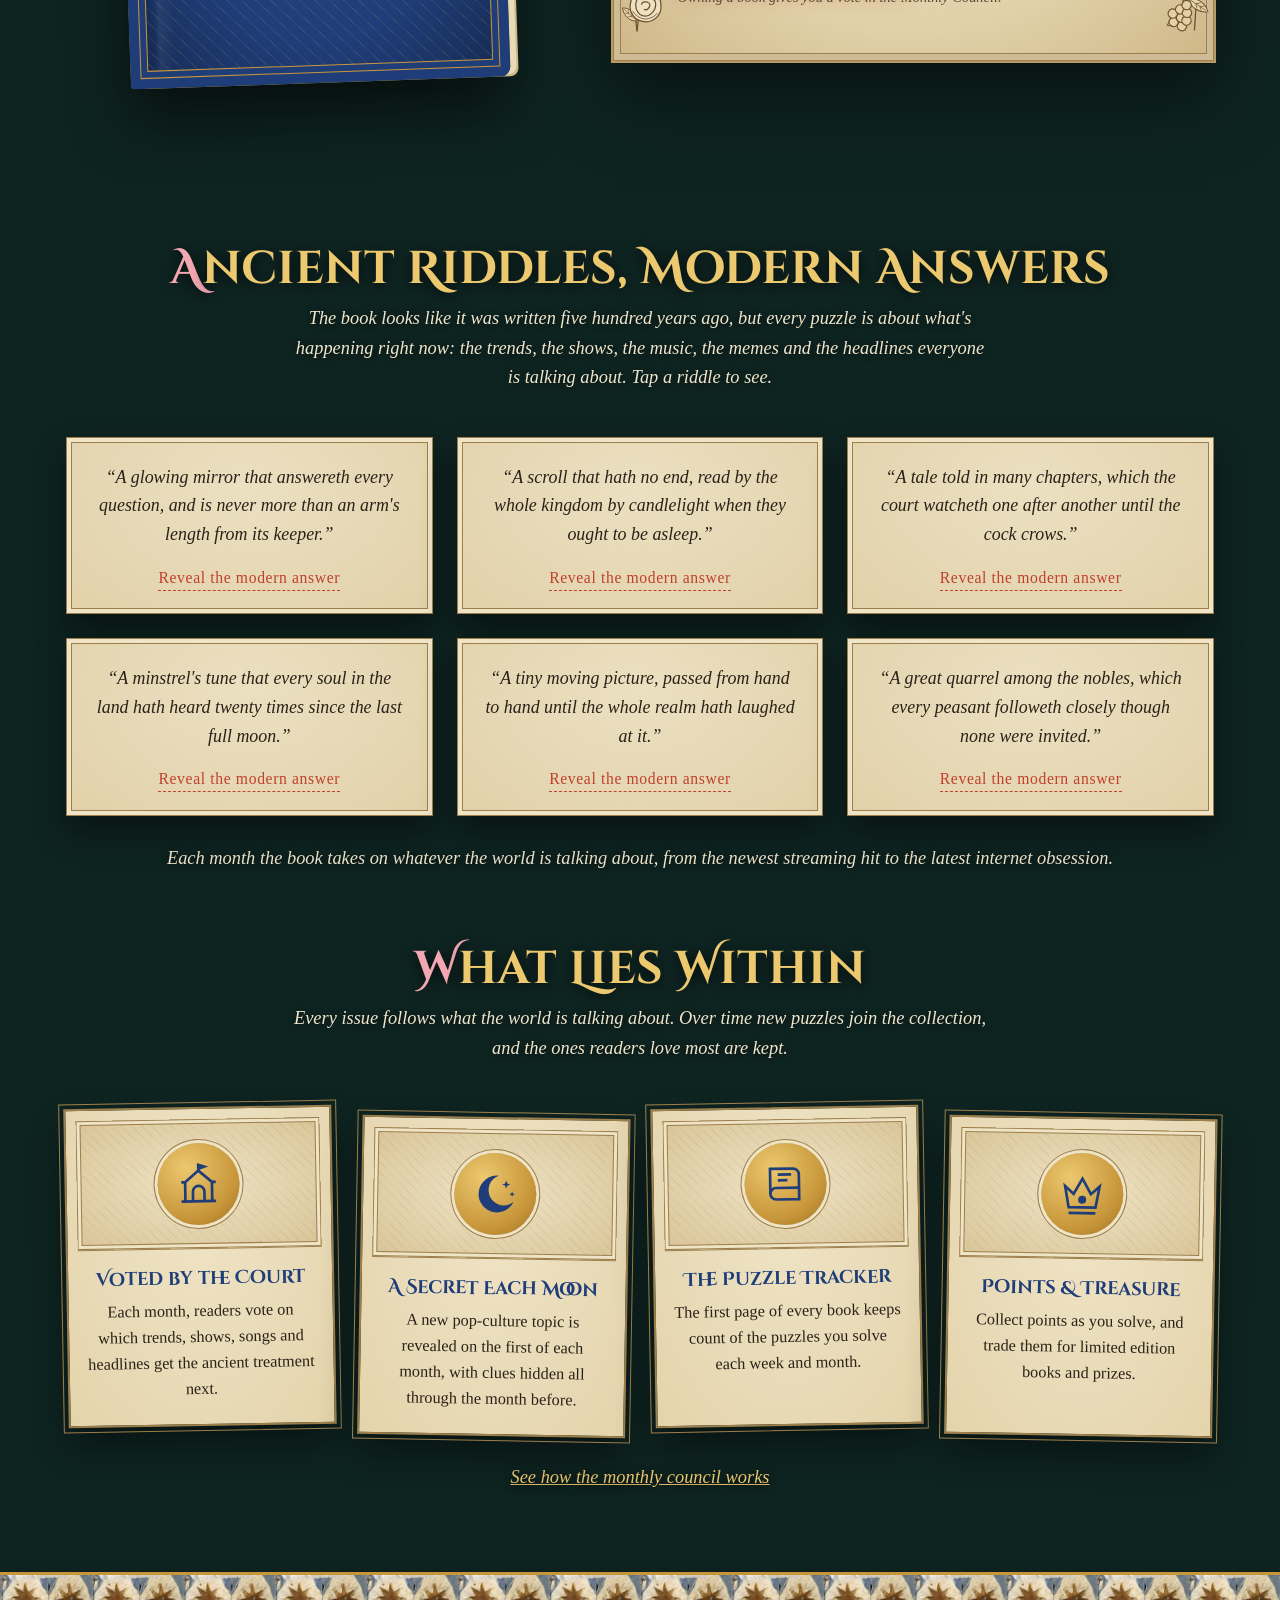
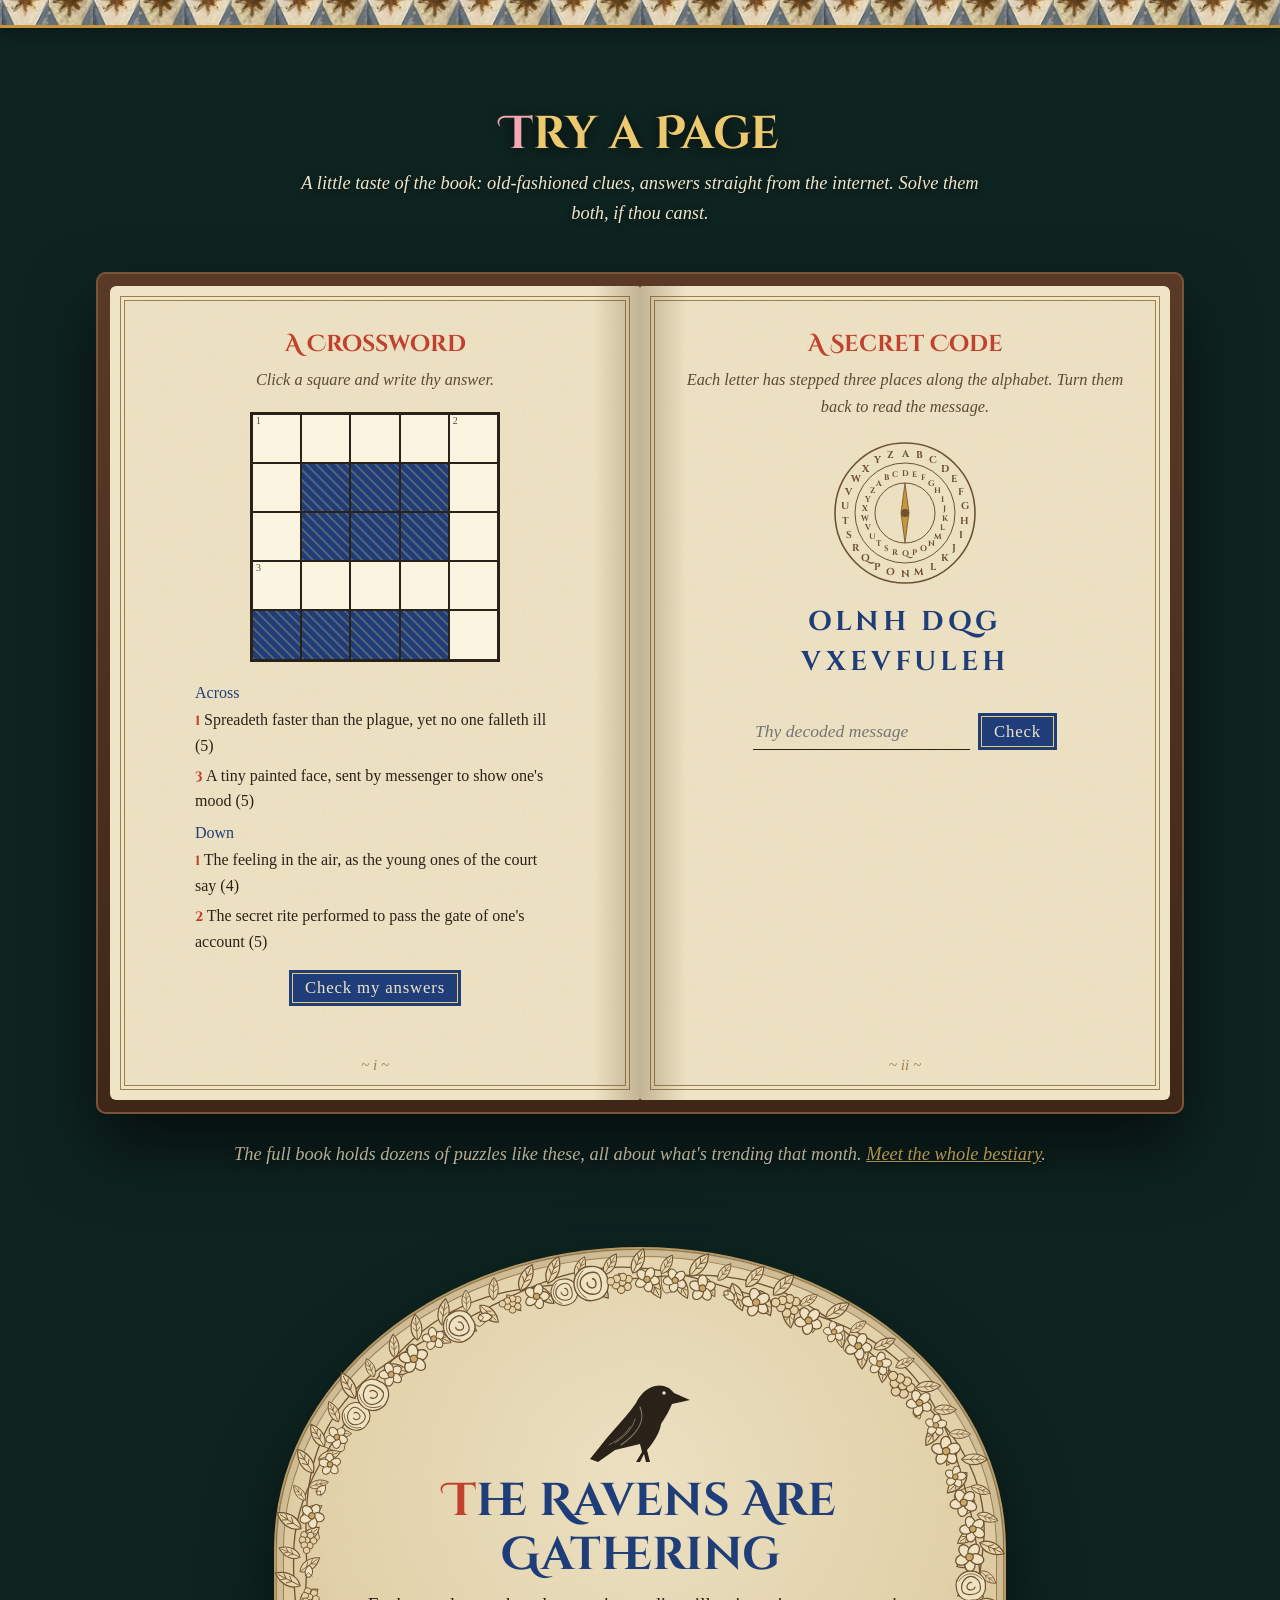
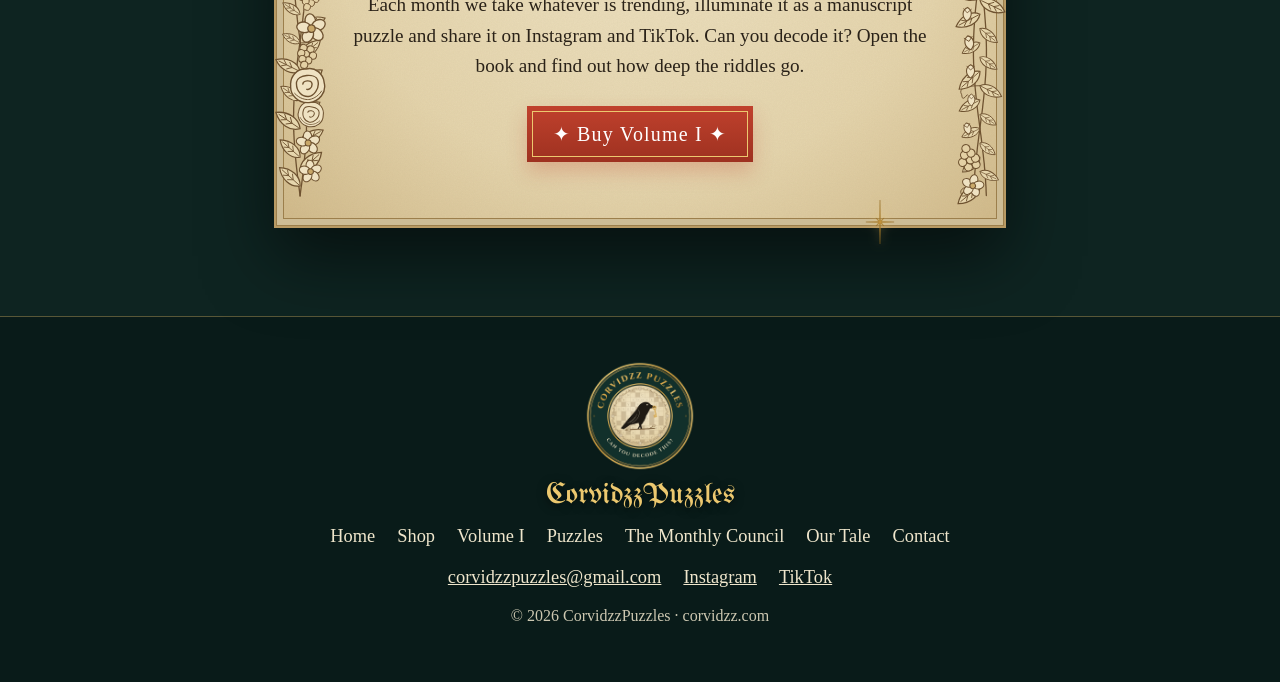
<file: website/index.html>
<!doctype html>
<html lang="en">
<head>
  <meta charset="utf-8">
  <meta name="viewport" content="width=device-width, initial-scale=1">
  <title>CorvidzzPuzzles | Ancient Riddles, Modern Answers</title>
  <meta name="description" content="A puzzle book painted like a medieval manuscript, filled with today's pop culture. A new secret topic every month, chosen by readers.">
  <meta property="og:title" content="CorvidzzPuzzles | Ancient Riddles, Modern Answers">
  <meta property="og:description" content="A puzzle book painted like a medieval manuscript, filled with today's pop culture. A new secret topic every month, chosen by readers.">
  <meta property="og:type" content="website">
  <meta property="og:url" content="https://corvidzz.com/">
  <meta property="og:image" content="https://corvidzz.com/assets/img/share-preview.jpg">
  <meta name="twitter:card" content="summary_large_image">
  <meta name="theme-color" content="#0e2421">
  <link rel="icon" type="image/png" href="assets/img/favicon.png">
  <link rel="apple-touch-icon" href="assets/img/apple-touch-icon.png">
  <link rel="preload" as="image" href="assets/img/forest-night.jpg">
  <link rel="preconnect" href="https://fonts.googleapis.com">
  <link rel="preconnect" href="https://fonts.gstatic.com" crossorigin>
  <link href="https://fonts.googleapis.com/css2?family=IM+Fell+English:ital@0;1&family=IM+Fell+English+SC&family=UnifrakturMaguntia&family=Cinzel+Decorative:wght@400;700;900&family=Cinzel:wght@700;800&display=swap" rel="stylesheet">
  <link rel="stylesheet" href="css/site.css">
</head>
<body>
  <a class="skip" href="#main">Skip to the content</a>

  <div class="sky" id="sky" aria-hidden="true">
    <div class="fog"></div>
    <div class="fog two"></div>
    <div class="veil"></div>
  </div>

  <header class="topbar">
    <a class="brand" href="index.html" aria-label="CorvidzzPuzzles home">
      <img class="brand-logo" src="assets/img/logo.png" width="480" height="480" alt="">
      <span class="wordmark">CorvidzzPuzzles</span>
    </a>
    <button type="button" class="basket-btn" data-open-basket aria-label="Open your basket">
      <svg viewBox="0 0 24 24" fill="none" stroke="currentColor" stroke-width="1.8" stroke-linejoin="round" aria-hidden="true"><path d="M3 9h18l-2 11H5z"/><path d="M8 9l4-6 4 6"/><path d="M9 13v4M15 13v4"/></svg><span class="basket-count" data-basket-count hidden>0</span>
    </button>
    <button type="button" class="menu-btn" id="menu-btn" aria-controls="site-nav" aria-expanded="false" aria-label="Menu">
      <svg viewBox="0 0 24 24" fill="none" stroke="currentColor" stroke-width="2" stroke-linecap="round" aria-hidden="true"><path d="M4 7h16M4 12h16M4 17h16"/></svg>
    </button>
    <nav class="site-nav" id="site-nav" aria-label="Main">
      <a href="index.html" aria-current="page">Home</a>
      <a href="shop.html">Shop</a>
      <a href="book.html">Volume I</a>
      <a href="puzzles.html">Puzzles</a>
      <a href="council.html">The Monthly Council</a>
      <a href="about.html">Our Tale</a>
      <a href="contact.html">Contact</a>
      <a class="nav-join" href="book.html">&#10022; Buy Volume I</a>
      <span class="social">
        <a href="https://www.instagram.com/corvidzzpuzzles/" target="_blank" rel="noopener" aria-label="Instagram"><svg viewBox="0 0 24 24" fill="none" stroke="currentColor" stroke-width="2" aria-hidden="true"><rect x="3" y="3" width="18" height="18" rx="5"/><circle cx="12" cy="12" r="4"/><circle cx="17.5" cy="6.5" r="1" fill="currentColor"/></svg></a>
        <a href="https://www.tiktok.com/@corvidzzpuzzles" target="_blank" rel="noopener" aria-label="TikTok"><svg viewBox="0 0 24 24" fill="currentColor" aria-hidden="true"><path d="M16.6 5.8A4.3 4.3 0 0 1 15.5 3h-3.2v12.4a2.6 2.6 0 1 1-2.6-2.6c.3 0 .5 0 .8.1V9.7a5.8 5.8 0 1 0 5 5.7V9.1a7.4 7.4 0 0 0 4.3 1.4V7.3a4.3 4.3 0 0 1-3.2-1.5z"/></svg></a>
      </span>
    </nav>
  </header>

  <main id="main">
    <section class="hero">
    <span class="twinkle" style="top:30px;right:6%;width:20px;height:20px" aria-hidden="true"><svg><use href="#star"/></svg></span>
    <span class="twinkle" style="top:46%;left:2%;width:16px;height:16px;animation-delay:1.2s" aria-hidden="true"><svg><use href="#star"/></svg></span>
    <span class="twinkle" style="bottom:60px;right:2%;width:18px;height:18px;animation-delay:2.1s" aria-hidden="true"><svg><use href="#star"/></svg></span>
      <div class="panel arch" data-garland>
      <span class="sparkle" style="width:66px;height:104px;left:24%;bottom:-50px" aria-hidden="true"><svg><use href="#sparkle"/></svg></span>
      <span class="sparkle" style="width:36px;height:56px;left:calc(24% + 58px);bottom:-10px" aria-hidden="true"><svg><use href="#sparkle"/></svg></span>
        <img class="hero-logo" src="assets/img/logo.png" width="480" height="480" alt="CorvidzzPuzzles logo">
        <p class="kicker">&#10022; A Puzzle Book &middot; Volume I &middot; Now in the Shop &#10022;</p>
        <h1>Can you decode this?</h1>
        <p class="tagline">Today's pop culture, disguised as a medieval manuscript.</p>
        <p class="lede">The viral trends, the shows everyone is binge-watching, the songs on repeat and the internet's latest drama, all turned into riddles, ciphers and crosswords. A new secret topic every month, chosen by the readers.</p>
        <div class="actions">
          <a class="btn" href="book.html">&#10022; Buy Volume I &#10022;</a>
          <a class="btn ghost" href="shop.html">Visit the Shop</a>
        </div>
      </div>
    </section>

    <div class="tiles" aria-hidden="true"></div>

    <section class="wrap feature" aria-labelledby="feature-title">
      <div class="feature-grid">
        <a class="cover-art" href="book.html" aria-label="See Volume I">
          <span class="cover-inner">
            <img src="assets/img/logo.png" width="480" height="480" alt="" loading="lazy">
            <span class="cover-title">Volume I</span>
            <span class="cover-sub">Ancient Riddles &middot; Modern Answers</span>
          </span>
        </a>
        <div class="panel prose" data-garland>
          <p class="kicker">&#10022; Now in the Shop &#10022;</p>
          <h2 class="section-title" id="feature-title"><span class="i-red">V</span>olume I</h2>
          <p>The first CorvidzzPuzzles book: crosswords, ciphers, riddles and logic puzzles painted like a medieval manuscript, every one of them about the world right now.</p>
          <p class="price-line"><span class="price" data-price="volume-1"></span></p>
          <div class="actions" style="justify-content:flex-start">
            <button type="button" class="btn" data-add="volume-1">&#10022; Add to Basket &#10022;</button>
            <a class="btn ghost" href="book.html">Look Inside</a>
          </div>
          <p class="fine">Owning a book gives you a vote in the Monthly Council.</p>
        </div>
      </div>
    </section>

    <section class="oracles" aria-labelledby="oracles-title">
      <h2 class="section-title" id="oracles-title"><span class="i-red">A</span>ncient Riddles, Modern Answers</h2>
      <p class="section-lead">The book looks like it was written five hundred years ago, but every puzzle is about what's happening right now: the trends, the shows, the music, the memes and the headlines everyone is talking about. Tap a riddle to see.</p>
      <div class="oracle-grid">
        <details class="oracle">
          <summary>
            <span class="olde">&ldquo;A glowing mirror that answereth every question, and is never more than an arm's length from its keeper.&rdquo;</span>
            <span class="reveal">Reveal the modern answer</span>
          </summary>
          <p class="modern">A smartphone</p>
        </details>
        <details class="oracle">
          <summary>
            <span class="olde">&ldquo;A scroll that hath no end, read by the whole kingdom by candlelight when they ought to be asleep.&rdquo;</span>
            <span class="reveal">Reveal the modern answer</span>
          </summary>
          <p class="modern">Doomscrolling</p>
        </details>
        <details class="oracle">
          <summary>
            <span class="olde">&ldquo;A tale told in many chapters, which the court watcheth one after another until the cock crows.&rdquo;</span>
            <span class="reveal">Reveal the modern answer</span>
          </summary>
          <p class="modern">Binge-watching</p>
        </details>
        <details class="oracle">
          <summary>
            <span class="olde">&ldquo;A minstrel's tune that every soul in the land hath heard twenty times since the last full moon.&rdquo;</span>
            <span class="reveal">Reveal the modern answer</span>
          </summary>
          <p class="modern">The song of the summer</p>
        </details>
        <details class="oracle">
          <summary>
            <span class="olde">&ldquo;A tiny moving picture, passed from hand to hand until the whole realm hath laughed at it.&rdquo;</span>
            <span class="reveal">Reveal the modern answer</span>
          </summary>
          <p class="modern">A viral video</p>
        </details>
        <details class="oracle">
          <summary>
            <span class="olde">&ldquo;A great quarrel among the nobles, which every peasant followeth closely though none were invited.&rdquo;</span>
            <span class="reveal">Reveal the modern answer</span>
          </summary>
          <p class="modern">Celebrity drama online</p>
        </details>
      </div>
      <p class="more">Each month the book takes on whatever the world is talking about, from the newest streaming hit to the latest internet obsession.</p>
    </section>

    <section class="within" aria-labelledby="within-title">
      <h2 class="section-title" id="within-title"><span class="i-red">W</span>hat Lies Within</h2>
      <p class="section-lead">Every issue follows what the world is talking about. Over time new puzzles join the collection, and the ones readers love most are kept.</p>
      <div class="tomes">
        <article class="tome">
          <div class="cover"><span class="medal"><svg viewBox="0 0 24 24" fill="none" stroke="currentColor" stroke-width="1.4" aria-hidden="true"><path d="M3 21h18M5 21V11l7-6 7 6v10"/><path d="M9 21v-5a3 3 0 0 1 6 0v5"/><path d="M12 5V2l3 1-3 1"/><path d="M3 11l2 0M19 11h2"/></svg></span></div>
          <div class="body"><h3>Voted by the Court</h3><p>Each month, readers vote on which trends, shows, songs and headlines get the ancient treatment next.</p></div>
        </article>
        <article class="tome">
          <div class="cover"><span class="medal"><svg aria-hidden="true"><use href="#moon"/></svg></span></div>
          <div class="body"><h3>A Secret Each Moon</h3><p>A new pop-culture topic is revealed on the first of each month, with clues hidden all through the month before.</p></div>
        </article>
        <article class="tome">
          <div class="cover"><span class="medal"><svg viewBox="0 0 24 24" fill="none" stroke="currentColor" stroke-width="1.4" aria-hidden="true"><path d="M4 4h12a3 3 0 0 1 3 3v13H7a3 3 0 0 1-3-3z"/><path d="M4 17a3 3 0 0 1 3-3h12"/><path d="M8 7h7M8 10h5"/></svg></span></div>
          <div class="body"><h3>The Puzzle Tracker</h3><p>The first page of every book keeps count of the puzzles you solve each week and month.</p></div>
        </article>
        <article class="tome">
          <div class="cover"><span class="medal"><svg viewBox="0 0 24 24" fill="none" stroke="currentColor" stroke-width="1.4" aria-hidden="true"><path d="M3 8l4.5 4L12 4l4.5 8L21 8l-2 11H5z"/><path d="M5 22h14"/><circle cx="12" cy="15" r="1.4" fill="currentColor"/></svg></span></div>
          <div class="body"><h3>Points &amp; Treasure</h3><p>Collect points as you solve, and trade them for limited edition books and prizes.</p></div>
        </article>
      </div>
      <p class="more"><a href="council.html">See how the monthly council works</a></p>
    </section>

    <div class="tiles" aria-hidden="true"></div>

    <section class="sample" aria-labelledby="sample-title">
      <h2 class="section-title" id="sample-title"><span class="i-red">T</span>ry a Page</h2>
      <p class="section-lead">A little taste of the book: old-fashioned clues, answers straight from the internet. Solve them both, if thou canst.</p>

      <div class="book">
        <div class="page left">
          <h3>A Crossword</h3>
          <p class="how">Click a square and write thy answer.</p>
          <div class="xw" id="xw">
            <div class="cell" data-a="V"><span class="num">1</span><input maxlength="1" aria-label="Row 1, column 1" autocomplete="off" autocapitalize="characters" spellcheck="false"></div>
            <div class="cell" data-a="I"><input maxlength="1" aria-label="Row 1, column 2" autocomplete="off" autocapitalize="characters" spellcheck="false"></div>
            <div class="cell" data-a="R"><input maxlength="1" aria-label="Row 1, column 3" autocomplete="off" autocapitalize="characters" spellcheck="false"></div>
            <div class="cell" data-a="A"><input maxlength="1" aria-label="Row 1, column 4" autocomplete="off" autocapitalize="characters" spellcheck="false"></div>
            <div class="cell" data-a="L"><span class="num">2</span><input maxlength="1" aria-label="Row 1, column 5" autocomplete="off" autocapitalize="characters" spellcheck="false"></div>
            <div class="cell" data-a="I"><input maxlength="1" aria-label="Row 2, column 1" autocomplete="off" autocapitalize="characters" spellcheck="false"></div>
            <div class="cell blk"></div>
            <div class="cell blk"></div>
            <div class="cell blk"></div>
            <div class="cell" data-a="O"><input maxlength="1" aria-label="Row 2, column 5" autocomplete="off" autocapitalize="characters" spellcheck="false"></div>
            <div class="cell" data-a="B"><input maxlength="1" aria-label="Row 3, column 1" autocomplete="off" autocapitalize="characters" spellcheck="false"></div>
            <div class="cell blk"></div>
            <div class="cell blk"></div>
            <div class="cell blk"></div>
            <div class="cell" data-a="G"><input maxlength="1" aria-label="Row 3, column 5" autocomplete="off" autocapitalize="characters" spellcheck="false"></div>
            <div class="cell" data-a="E"><span class="num">3</span><input maxlength="1" aria-label="Row 4, column 1" autocomplete="off" autocapitalize="characters" spellcheck="false"></div>
            <div class="cell" data-a="M"><input maxlength="1" aria-label="Row 4, column 2" autocomplete="off" autocapitalize="characters" spellcheck="false"></div>
            <div class="cell" data-a="O"><input maxlength="1" aria-label="Row 4, column 3" autocomplete="off" autocapitalize="characters" spellcheck="false"></div>
            <div class="cell" data-a="J"><input maxlength="1" aria-label="Row 4, column 4" autocomplete="off" autocapitalize="characters" spellcheck="false"></div>
            <div class="cell" data-a="I"><input maxlength="1" aria-label="Row 4, column 5" autocomplete="off" autocapitalize="characters" spellcheck="false"></div>
            <div class="cell blk"></div>
            <div class="cell blk"></div>
            <div class="cell blk"></div>
            <div class="cell blk"></div>
            <div class="cell" data-a="N"><input maxlength="1" aria-label="Row 5, column 5" autocomplete="off" autocapitalize="characters" spellcheck="false"></div>
          </div>
          <div class="clues">
            <h4>Across</h4>
            <p><b>1</b> Spreadeth faster than the plague, yet no one falleth ill (5)</p>
            <p><b>3</b> A tiny painted face, sent by messenger to show one's mood (5)</p>
            <h4>Down</h4>
            <p><b>1</b> The feeling in the air, as the young ones of the court say (4)</p>
            <p><b>2</b> The secret rite performed to pass the gate of one's account (5)</p>
          </div>
          <button type="button" class="try-btn" id="xw-check">Check my answers</button>
          <p class="verdict" id="xw-verdict" role="status" aria-live="polite"></p>
          <span class="folio-no">~ i ~</span>
        </div>

        <div class="page right">
          <h3>A Secret Code</h3>
          <p class="how">Each letter has stepped three places along the alphabet. Turn them back to read the message.</p>
          <svg class="wheel" viewBox="0 0 150 150" aria-hidden="true">
            <circle cx="75" cy="75" r="70" fill="none" stroke="currentColor" stroke-width="1.6"/>
            <circle cx="75" cy="75" r="50" fill="none" stroke="currentColor" stroke-width="1"/>
            <circle cx="75" cy="75" r="30" fill="none" stroke="currentColor" stroke-width="1"/>
            <g id="wheel-letters" font-family="Cinzel, serif" font-size="10" font-weight="700" text-anchor="middle" fill="currentColor"></g>
            <path d="M75 45 L79 75 L75 105 L71 75Z" fill="#c8963a" stroke="currentColor" stroke-width=".8"/>
            <circle cx="75" cy="75" r="4" fill="currentColor"/>
          </svg>
          <p class="cipher-text" aria-label="Coded message: O L N H, D Q G, V X E V F U L E H">OLNH DQG<br>VXEVFULEH</p>
          <form class="guess" id="cipher-form">
            <label for="cipher-guess" class="sr-only">Your decoded message</label>
            <input id="cipher-guess" type="text" placeholder="Thy decoded message" autocomplete="off">
            <button type="submit" class="try-btn">Check</button>
          </form>
          <p class="verdict" id="cipher-verdict" role="status" aria-live="polite"></p>
          <span class="folio-no">~ ii ~</span>
        </div>
      </div>
      <p class="more">The full book holds dozens of puzzles like these, all about what's trending that month. <a href="puzzles.html">Meet the whole bestiary</a>.</p>
    </section>

    <section class="finale">
      <div class="panel arch" data-garland>
        <span class="sparkle" style="width:44px;height:68px;right:14%;bottom:-30px" aria-hidden="true"><svg><use href="#sparkle"/></svg></span>
        <svg class="raven" aria-hidden="true"><use href="#raven"/></svg>
        <h2 class="section-title"><span class="i-red">T</span>he Ravens Are Gathering</h2>
        <p>Each month we take whatever is trending, illuminate it as a manuscript puzzle and share it on Instagram and TikTok. Can you decode it? Open the book and find out how deep the riddles go.</p>
        <a class="btn" href="book.html">&#10022; Buy Volume I &#10022;</a>
      </div>
    </section>
  </main>

  <footer>
    <img class="footer-logo" src="assets/img/logo.png" width="480" height="480" alt="" loading="lazy">
    <div class="wordmark">CorvidzzPuzzles</div>
    <nav class="foot-nav" aria-label="Pages">
      <a href="index.html">Home</a>
      <a href="shop.html">Shop</a>
      <a href="book.html">Volume I</a>
      <a href="puzzles.html">Puzzles</a>
      <a href="council.html">The Monthly Council</a>
      <a href="about.html">Our Tale</a>
      <a href="contact.html">Contact</a>
    </nav>
    <nav aria-label="Contact">
      <a href="mailto:corvidzzpuzzles@gmail.com">corvidzzpuzzles@gmail.com</a>
      <a href="https://www.instagram.com/corvidzzpuzzles/" target="_blank" rel="noopener">Instagram</a>
      <a href="https://www.tiktok.com/@corvidzzpuzzles" target="_blank" rel="noopener">TikTok</a>
    </nav>
    <p>&copy; <span class="year"></span> CorvidzzPuzzles &middot; corvidzz.com</p>
  </footer>

  <script src="js/site.js"></script>
</body>
</html>
</file>
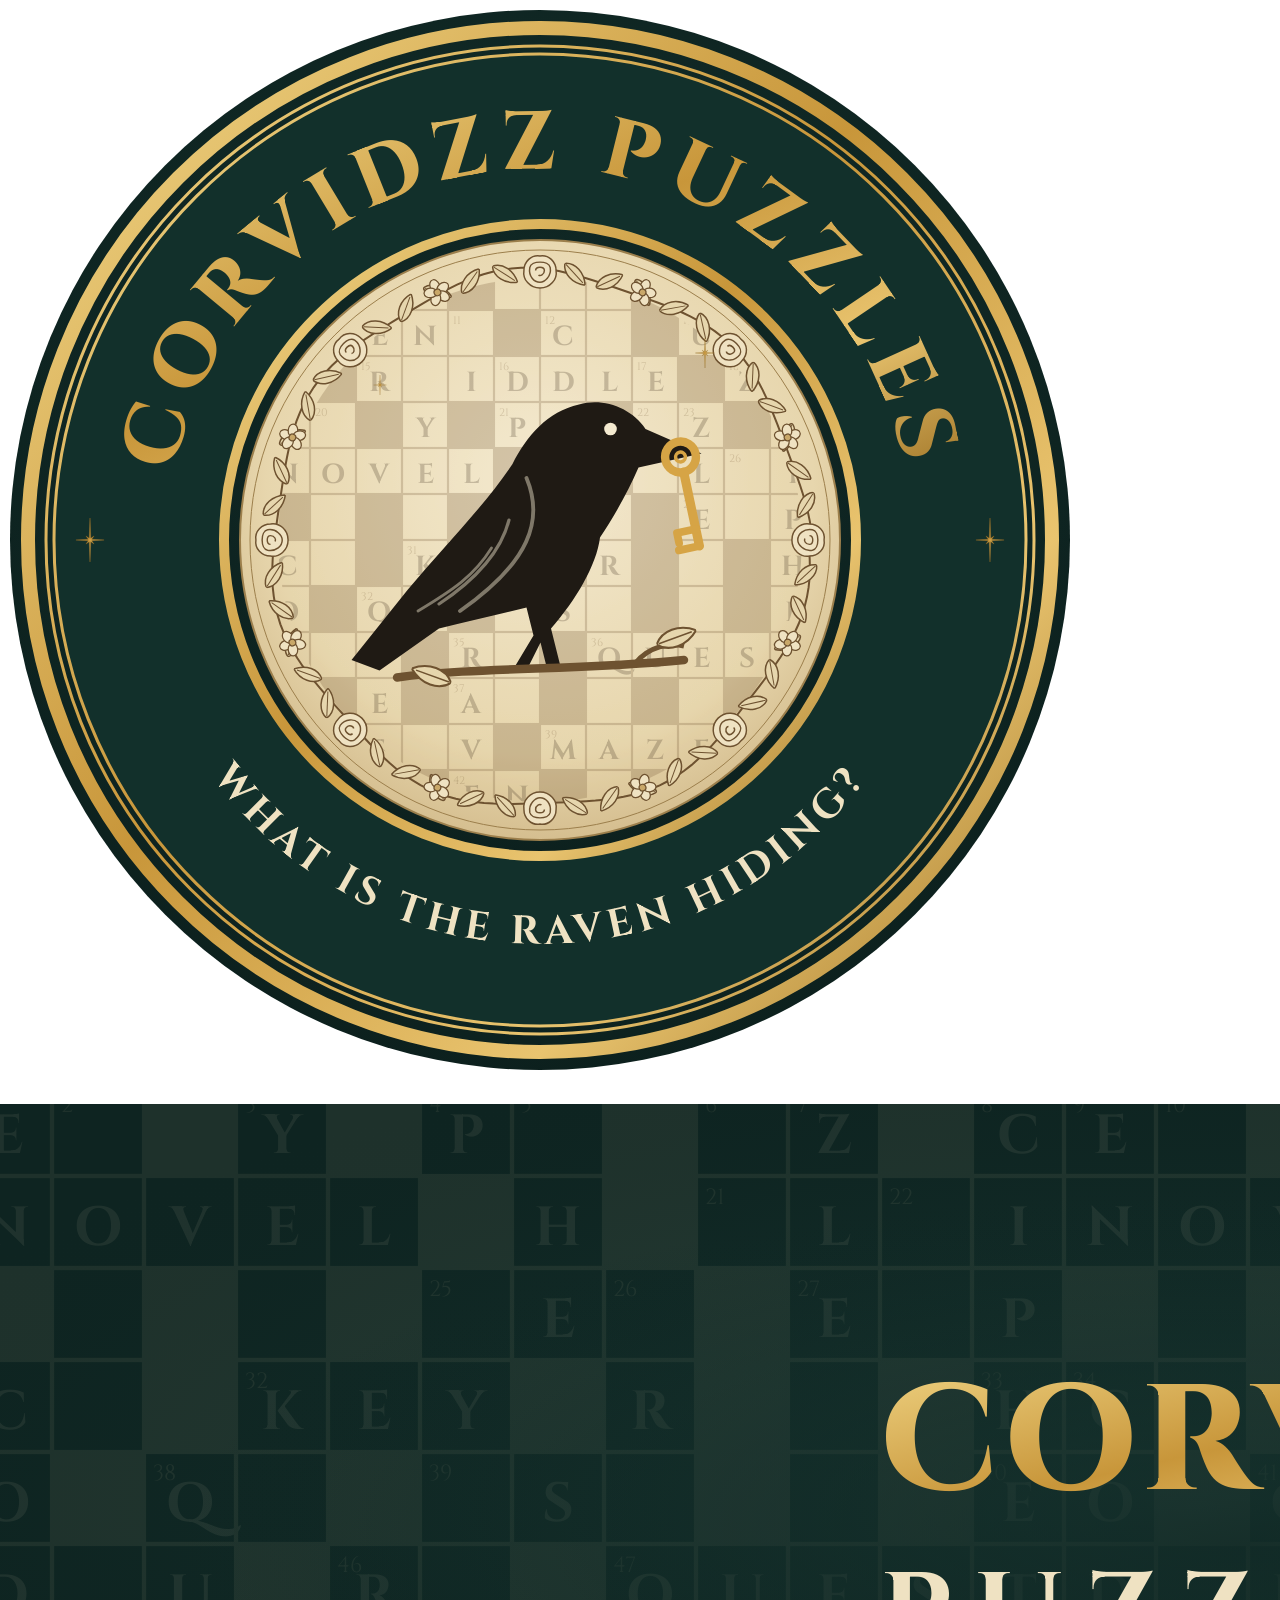
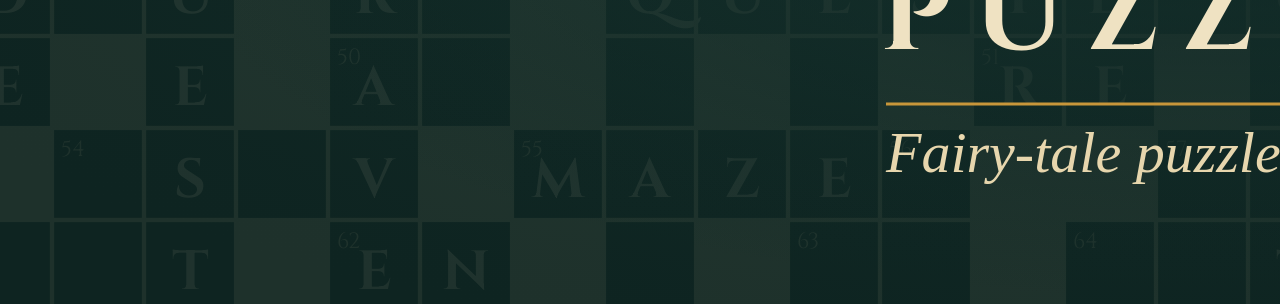
<file: brand/logo.html>
<!doctype html>
<html><head><meta charset="utf-8">
<link href="https://fonts.googleapis.com/css2?family=Cinzel:wght@600;700;800&family=IM+Fell+English:ital@0;1&display=swap" rel="stylesheet">
<style>
  html,body{margin:0;background:transparent}
  .wrap{display:inline-block}
  svg{display:block}
</style></head>
<body>
<div class="wrap" id="seal-wrap">
<svg id="seal" width="1080" height="1080" viewBox="0 0 1080 1080" xmlns="http://www.w3.org/2000/svg">
  <defs>
    <radialGradient id="bg" cx="50%" cy="45%" r="70%">
      <stop offset="0" stop-color="#1b3b36"/><stop offset=".7" stop-color="#0e2421"/><stop offset="1" stop-color="#081614"/>
    </radialGradient>
    <radialGradient id="parch" cx="50%" cy="40%" r="65%">
      <stop offset="0" stop-color="#f4ead0"/><stop offset=".7" stop-color="#e7d6ad"/><stop offset="1" stop-color="#cfb685"/>
    </radialGradient>
    <linearGradient id="gold" x1="0" y1="0" x2="1" y2="1">
      <stop offset="0" stop-color="#f3d98a"/><stop offset=".45" stop-color="#c8963a"/><stop offset=".75" stop-color="#e9c46f"/><stop offset="1" stop-color="#9b6f22"/>
    </linearGradient>
    <path id="arcTop" d="M 540 540 m -372 0 a 372 372 0 1 1 744 0"/>
    <path id="arcBot" d="M 540 540 m -404 0 a 404 404 0 0 0 808 0"/>
    <symbol id="spark" viewBox="-50 -50 100 100"><path fill="url(#gold)" stroke="#8a6420" stroke-width="1" d="M0 -50L1.8 -4L9.2 -9.2L4 -1.8L32 0L4 1.8L9.2 9.2L1.8 4L0 50L-1.8 4L-9.2 9.2L-4 1.8L-32 0L-4 -1.8L-9.2 -9.2L-1.8 -4Z"/></symbol>
    <symbol id="rose" viewBox="-13 -13 26 26"><g fill="#efe2c2" stroke="#6e5230" stroke-width="1"><path d="M0 -11C6 -12 11 -7 11 -1C12 5 7 11 0 11C-7 11 -12 5 -11 -1C-11 -7 -6 -12 0 -11Z"/><path d="M-7 -3C-6 -8 6 -8 7 -3C8 3 3 7 0 7C-4 7 -8 3 -7 -3Z"/><path d="M-3 -1C-3 -4 3 -4 3 -1C3 2 0 3 -1 2" fill="none"/></g></symbol>
    <symbol id="blossom" viewBox="-10 -10 20 20"><g fill="#efe2c2" stroke="#6e5230" stroke-width=".9"><ellipse cy="-5" rx="3.4" ry="4.6"/><ellipse cy="-5" rx="3.4" ry="4.6" transform="rotate(72)"/><ellipse cy="-5" rx="3.4" ry="4.6" transform="rotate(144)"/><ellipse cy="-5" rx="3.4" ry="4.6" transform="rotate(216)"/><ellipse cy="-5" rx="3.4" ry="4.6" transform="rotate(288)"/><circle r="2.4" fill="#c9a869"/></g></symbol>
    <symbol id="leaf" viewBox="0 -5 18 10"><path d="M0 0C4 -5 12 -5 18 0C12 5 4 5 0 0Z" fill="#e6d6ad" stroke="#6e5230" stroke-width=".9"/><path d="M1 0L16 0" stroke="#6e5230" stroke-width=".6"/></symbol>
  </defs>

  <!-- outer dark field -->
  <circle cx="540" cy="540" r="530" fill="url(#bg)"/>
  <!-- gold outer ring -->
  <circle cx="540" cy="540" r="512" fill="none" stroke="url(#gold)" stroke-width="14"/>
  <circle cx="540" cy="540" r="494" fill="none" stroke="url(#gold)" stroke-width="3"/>
  <!-- lettering band -->
  <circle cx="540" cy="540" r="486" fill="#12302b"/>
  <circle cx="540" cy="540" r="486" fill="none" stroke="url(#gold)" stroke-width="3"/>
  <text font-family="Cinzel, serif" font-weight="800" font-size="82" letter-spacing="10" fill="url(#gold)" text-anchor="middle">
    <textPath href="#arcTop" startOffset="50%">CORVIDZZ PUZZLES</textPath>
  </text>
  <text font-family="Cinzel, serif" font-weight="700" font-size="40" letter-spacing="6" fill="#efe2c2" text-anchor="middle">
    <textPath href="#arcBot" startOffset="50%">WHAT IS THE RAVEN HIDING?</textPath>
  </text>
  <!-- stars dividing top and bottom text -->
  <use href="#spark" x="68" y="508" width="44" height="64"/>
  <use href="#spark" x="968" y="508" width="44" height="64"/>

  <!-- parchment medallion -->
  <circle cx="540" cy="540" r="318" fill="url(#bg)"/>
  <circle cx="540" cy="540" r="316" fill="none" stroke="url(#gold)" stroke-width="10"/>
  <circle cx="540" cy="540" r="300" fill="url(#parch)"/>
  <circle cx="540" cy="540" r="300" fill="none" stroke="#9c7f4c" stroke-width="2"/>
  <circle cx="540" cy="540" r="290" fill="none" stroke="#9c7f4c" stroke-width="1"/>

  <!-- faint crossword behind the raven -->
  <clipPath id="medClip"><circle cx="540" cy="540" r="262"/></clipPath>
  <g id="xword" clip-path="url(#medClip)" opacity=".24"></g>

  <!-- engraved garland around the inside of the medallion -->
  <g id="garland"></g>

  <!-- raven holding a golden key -->
  <g transform="translate(530 548) scale(3.5) translate(-56 -58)">
    <path fill="#1f1a14" d="M105 31 L89 24 C85 18 77 15 70 17 C61 19 55 26 51 34 C43 46 31 58 21 70 L5 90 L13 93 L30 81 C38 79 47 77 55 75 L57 83 L51 93 L55 93 L59 85 L61 93 L65 93 L62 81 C69 73 75 63 76 55 C80 49 84 42 87 35 Z"/>
    <circle cx="79" cy="24" r="1.8" fill="#f4ead0"/>
    <g fill="none" stroke="#f4ead0" stroke-linecap="round" opacity=".45">
      <path d="M55 38 C60 50 56 62 36 76" stroke-width="1.1"/>
      <path d="M50 50 C48 58 42 66 30 74" stroke-width=".9"/>
      <path d="M45 58 C40 66 34 70 24 76" stroke-width=".8"/>
    </g>
    <!-- branch the raven perches on -->
    <path d="M18 95 C40 92 70 93 100 90" stroke="#6e5230" stroke-width="2.4" fill="none" stroke-linecap="round"/>
    <path d="M86 91 C90 86 96 85 100 86" stroke="#6e5230" stroke-width="1.4" fill="none"/>
    <use href="#leaf" x="92" y="80" width="12" height="7" transform="rotate(-20 98 84)"/>
    <use href="#leaf" x="22" y="90" width="12" height="7" transform="rotate(200 28 94)"/>
    <!-- key hanging from the beak -->
    <g transform="translate(99 32) rotate(78)" fill="none" stroke="#d6a445" stroke-linecap="round" stroke-linejoin="round">
      <circle cx="0" cy="0" r="4.4" stroke-width="2.4"/>
      <circle cx="0" cy="0" r="1.4" stroke-width="1"/>
      <path d="M4.4 0 L26 0" stroke-width="2.6"/>
      <path d="M21 0 L21 5.5 L24 5.5 M26 0 L26 6" stroke-width="2.2"/>
    </g>
  </g>

  <!-- small stars in the medallion -->
  <use href="#spark" x="690" y="330" width="30" height="46"/>
  <use href="#spark" x="370" y="370" width="20" height="30"/>
</svg>
</div>

<div class="wrap" id="banner-wrap" style="margin-top:20px">
<svg id="banner" width="2400" height="800" viewBox="0 0 2400 800" xmlns="http://www.w3.org/2000/svg">
  <rect width="2400" height="800" fill="#0e2421"/>
  <rect width="2400" height="800" fill="url(#bannerGlow)"/>
  <defs>
    <radialGradient id="bannerGlow" cx="50%" cy="50%" r="60%"><stop offset="0" stop-color="#1d3f39"/><stop offset="1" stop-color="#0e2421" stop-opacity="0"/></radialGradient>
    <radialGradient id="bannerFade" cx="52%" cy="55%" r="45%"><stop offset="0" stop-color="#0e2421" stop-opacity=".7"/><stop offset="1" stop-color="#0e2421" stop-opacity="0"/></radialGradient>
  </defs>
  <g id="bxword" opacity=".075"></g>
  <rect x="0" y="0" width="2400" height="800" fill="url(#bannerFade)"/>
  <image id="seal-in-banner" x="160" y="100" width="600" height="600"/>
  <text x="880" y="385" font-family="Cinzel, serif" font-weight="800" font-size="150" letter-spacing="6" fill="url(#gold)">CORVIDZZ</text>
  <text x="880" y="545" font-family="Cinzel, serif" font-weight="700" font-size="110" letter-spacing="22" fill="#efe2c2">PUZZLES</text>
  <line x1="886" y1="600" x2="2180" y2="600" stroke="#c8963a" stroke-width="3"/>
  <use href="#spark" x="2190" y="572" width="36" height="56"/>
  <text x="886" y="668" font-family="IM Fell English, serif" font-style="italic" font-size="58" fill="#e7d6ad">Fairy-tale puzzle books · corvidzz.com</text>
</svg>
</div>

<script>
  // draw the engraved garland just inside the medallion
  const g = document.getElementById('garland'), NS = 'http://www.w3.org/2000/svg';
  const cx = 540, cy = 540, R = 268;
  const add = (href, x, y, w, h, rot) => { const u = document.createElementNS(NS, 'use'); u.setAttribute('href', href); u.setAttribute('width', w); u.setAttribute('height', h); u.setAttribute('transform', `translate(${x} ${y}) rotate(${rot}) translate(${-w/2} ${-h/2})`); g.appendChild(u); };
  const vine = document.createElementNS(NS, 'path'); let d = '';
  for (let i = 0; i <= 360; i += 2) { const a = i * Math.PI / 180, r = R + Math.sin(i / 8) * 5; d += (i ? 'L' : 'M') + (cx + r * Math.cos(a)).toFixed(1) + ' ' + (cy + r * Math.sin(a)).toFixed(1); }
  vine.setAttribute('d', d + 'Z'); vine.setAttribute('fill', 'none'); vine.setAttribute('stroke', '#6e5230'); vine.setAttribute('stroke-width', '2'); g.appendChild(vine);
  for (let i = 0; i < 360; i += 7.5) {
    const a = i * Math.PI / 180, x = cx + R * Math.cos(a), y = cy + R * Math.sin(a), deg = i + 90;
    add('#leaf', x, y, 30, 17, deg + (i % 15 ? 40 : -40));
    if (i % 22.5 === 0) add(i % 45 === 0 ? '#rose' : '#blossom', x, y, i % 45 === 0 ? 38 : 28, i % 45 === 0 ? 38 : 28, deg);
  }

  // crossword grid: '#' = black square, '.' = empty square, letters = filled answers
  function crossword(target, x0, y0, cell, rows, color, ink) {
    const el = (n, a) => { const e = document.createElementNS(NS, n); for (const k in a) e.setAttribute(k, a[k]); return e; };
    let num = 1;
    rows.forEach((row, r) => [...row].forEach((ch, c) => {
      const x = x0 + c * cell, y = y0 + r * cell;
      if (ch === '#') { target.appendChild(el('rect', { x, y, width: cell, height: cell, fill: ink })); return; }
      target.appendChild(el('rect', { x, y, width: cell, height: cell, fill: 'none', stroke: ink, 'stroke-width': cell / 22 }));
      const startA = (c === 0 || row[c - 1] === '#') && row[c + 1] && row[c + 1] !== '#';
      const startD = (r === 0 || rows[r - 1][c] === '#') && rows[r + 1] && rows[r + 1][c] !== '#';
      if (startA || startD) { const t = el('text', { x: x + cell * .1, y: y + cell * .3, 'font-size': cell * .24, fill: ink, 'font-family': 'Cinzel, serif' }); t.textContent = num++; target.appendChild(t); }
      if (ch !== '.') { const t = el('text', { x: x + cell / 2, y: y + cell * .75, 'font-size': cell * .6, 'text-anchor': 'middle', fill: color, 'font-family': 'Cinzel, serif', 'font-weight': 700 }); t.textContent = ch; target.appendChild(t); }
    }));
  }
  const grid = [
    "R.#K#...#P.#",
    "AVEN.#C.#UP.",
    "V#R.IDDLE#Z.",
    "E.#Y#P.#.Z#C",
    "NOVEL#H#.L.I",
    "#.#.#.E.#E.P",
    "C.#KEY#R#.#H",
    "O#Q.#.S.#.#E",
    "D.U#R.#QUEST",
    "E#E#A.#.#.#R",
    "#.S.V#MAZE.#",
    "..T#EN#.#..#"
  ];
  crossword(document.getElementById('xword'), 540 - 6 * 46, 540 - 6 * 46, 46, grid, '#3a2c1a', '#6e5230');
  const wide = [];
  for (let r = 0; r < 9; r++) { let row = ''; for (let c = 0; c < 28; c++) row += grid[(r + 3) % 12][c % 12]; wide.push(row); }
  crossword(document.getElementById('bxword'), -40, -20, 92, wide, '#efe2c2', '#e7d6ad');
</script>
</body></html>
</file>
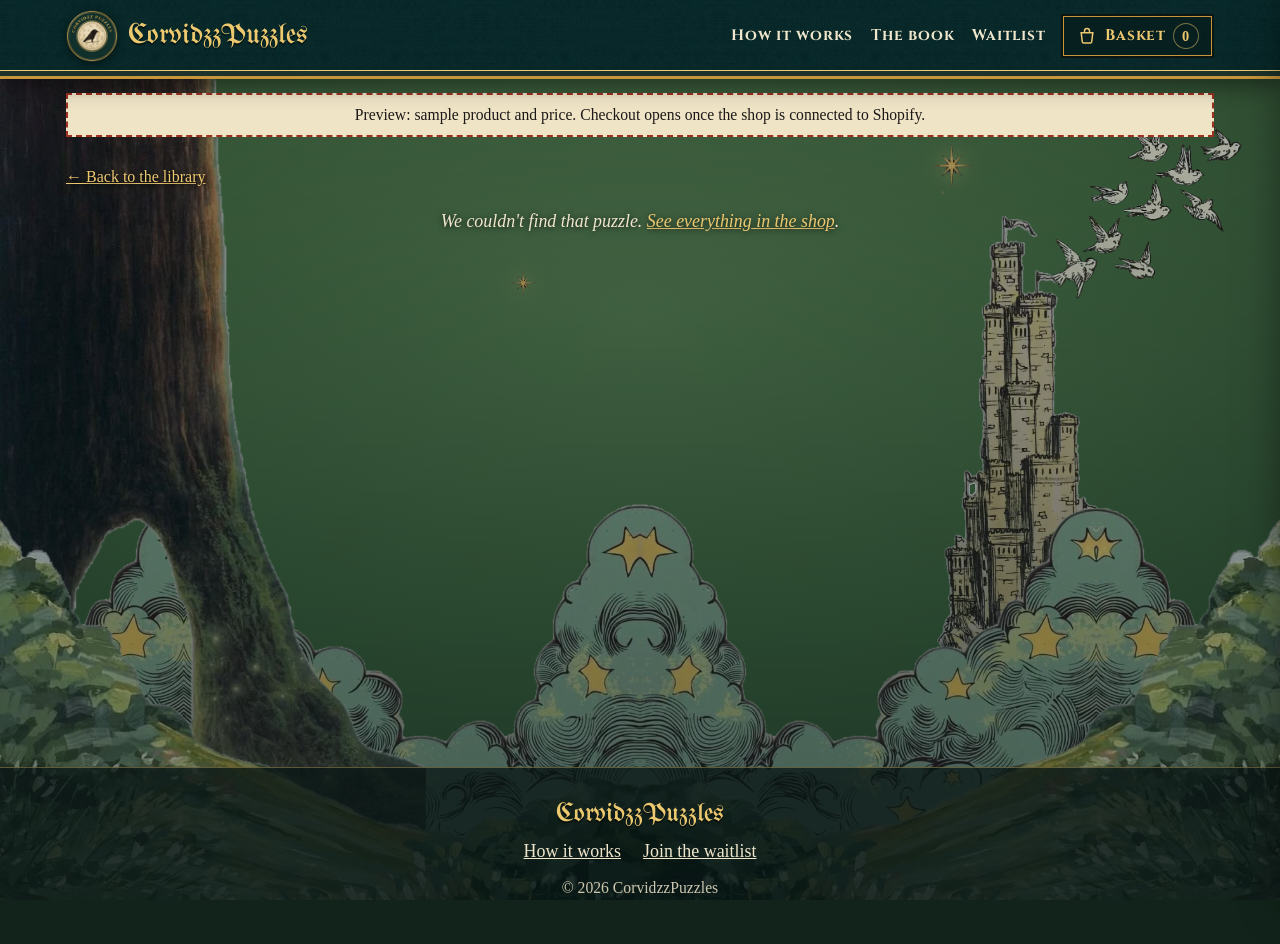
<file: shop/product.html>
<!doctype html>
<html lang="en">
<head>
  <meta charset="utf-8">
  <meta name="viewport" content="width=device-width, initial-scale=1">
  <title>CorvidzzPuzzles Shop</title>
  <meta name="description" content="Crossword puzzle books set in the worlds you've read.">
  <meta property="og:image" content="https://corvidzz.com/assets/img/share-preview.jpg?v=2">
  <meta name="theme-color" content="#0d3233">
  <link rel="icon" type="image/png" href="../assets/img/favicon.png?v=2">
  <link rel="apple-touch-icon" href="../assets/img/apple-touch-icon.png?v=2">
  <link rel="preconnect" href="https://fonts.googleapis.com">
  <link rel="preconnect" href="https://fonts.gstatic.com" crossorigin>
  <link href="https://fonts.googleapis.com/css2?family=IM+Fell+English:ital@0;1&family=IM+Fell+English+SC&family=UnifrakturMaguntia&family=Cinzel:wght@700;800&display=swap" rel="stylesheet">
  <link rel="stylesheet" href="shop.css">
</head>
<body>
  <div class="scene" aria-hidden="true">
    <img class="star" src="../assets/img/bg-star.webp" alt="" style="top:16vh;right:24vw">
    <img class="star" src="../assets/img/bg-star.webp" alt="" style="top:30vh;left:40vw;width:24px;animation-delay:-3.5s">
    <img class="birds" src="../assets/img/bg-birds.webp" alt="">
    <img class="castle" src="../assets/img/bg-castle.webp" alt="">
    <div class="clouds"></div>
    <img class="trunk" src="../assets/img/bg-trunk.webp" alt="">
    <img class="hill" src="../assets/img/bg-hill.webp" alt="">
    <img class="hill flip" src="../assets/img/bg-hill.webp" alt="">
  </div>

  <header class="site-head">
    <div class="inner">
      <a class="brand" href="./"><img src="../assets/img/logo.png?v=2" width="52" height="52" alt=""><span class="wordmark">CorvidzzPuzzles</span></a>
      <nav class="site-nav" aria-label="Main">
        <a href="./#how">How it works</a>
        <a href="./#first-issue">The book</a>
        <a href="../">Waitlist</a>
      </nav>
      <button class="cart-btn" type="button" data-open-cart>
        <svg viewBox="0 0 24 24" fill="none" stroke="currentColor" stroke-width="1.8" aria-hidden="true"><path d="M5 8h14l-1.4 11.2a1.5 1.5 0 0 1-1.5 1.3H7.9a1.5 1.5 0 0 1-1.5-1.3z"/><path d="M9 8V6a3 3 0 0 1 6 0v2"/></svg>
        <span class="label">Basket</span>
        <span class="cart-count" data-n="0">0</span>
      </button>
    </div>
  </header>

  <div class="preview-note" id="preview-note" hidden>
    <p>Preview: sample product and price. Checkout opens once the shop is connected to Shopify.</p>
  </div>

  <main id="main">
    <p class="crumbs"><a href="./">&larr; Back to the library</a></p>
    <div id="product" aria-live="polite"><p class="status">Opening the book…</p></div>
  </main>

  <footer>
    <div class="wordmark">CorvidzzPuzzles</div>
    <nav aria-label="Footer"><a href="./#how">How it works</a><a href="../">Join the waitlist</a></nav>
    <p>&copy; <span id="year">2026</span> CorvidzzPuzzles</p>
  </footer>

  <script src="config.js"></script>
  <script src="sample-products.js"></script>
  <script src="shop.js"></script>
  <script>
    document.getElementById("year").textContent = new Date().getFullYear();
    const box = document.getElementById("product");
    const handle = new URLSearchParams(location.search).get("p") || "";

    CZ.getProduct(handle).then((p) => {
      if (!p) {
        box.innerHTML = '<p class="status">We couldn\'t find that puzzle. <a href="./" style="color:var(--gold-light)">See everything in the shop</a>.</p>';
        return;
      }
      document.title = p.title + " | CorvidzzPuzzles";
      const first = p.variants.find((v) => v.available) || p.variants[0];
      // a choice of formats only when there is more than one; otherwise just name the format
      const showChoices = p.variants.length > 1;
      const onlyFormat = !showChoices && first.title ? first.title + (first.note ? " · " + first.note : "") : "";
      const avail = CZ.isAvailable(p);

      box.innerHTML = `
        <article class="product">
          <div class="gallery">
            <div class="main-art" id="main-art">${CZ.art(p)}</div>
            ${p.images.length > 1 ? `<div class="thumbs">${p.images.map((im, i) =>
              `<button type="button" data-i="${i}" aria-pressed="${i === 0}" aria-label="Picture ${i + 1}"><img src="${CZ.esc(im.url)}" alt=""></button>`).join("")}</div>` : ""}
          </div>
          <div class="leaf">
            <img class="emblem" src="../assets/img/page-emblem.webp" width="810" height="510" alt="">
            ${p.kicker ? `<p class="issue-kicker" style="text-align:center">${CZ.esc(p.kicker)}</p>` : ""}
            <h1>${CZ.esc(p.title)}</h1>
            <p class="price" id="price">${CZ.money(first.price, first.currency)}</p>
            ${onlyFormat ? `<p class="format">${CZ.esc(onlyFormat)}</p>` : ""}
            <form id="buy">
              ${showChoices ? `<div class="rule">Choose your format</div>
              <fieldset class="choices"><legend class="visually-hidden">Format</legend>
                ${p.variants.map((v) => `<label class="choice">
                  <input type="radio" name="variant" value="${CZ.esc(v.id)}" ${v.id === first.id ? "checked" : ""} ${v.available ? "" : "disabled"}>
                  <span>${CZ.esc(v.title || "Standard")}<small>${v.available ? CZ.esc(CZ.money(v.price, v.currency)) + (v.note ? " · " + CZ.esc(v.note) : "") : "Not available yet"}</small></span>
                </label>`).join("")}
              </fieldset>` : ""}
              <div class="buy-row">
                <div class="qty">
                  <button type="button" id="dec" aria-label="One fewer">&minus;</button>
                  <input id="qty" type="number" min="1" max="99" value="1" aria-label="Quantity">
                  <button type="button" id="inc" aria-label="One more">+</button>
                </div>
                <button class="btn" type="submit" ${avail ? "" : "disabled"}>
                  <span class="star" aria-hidden="true">&#10022;</span> ${avail ? "Add to Basket" : "Coming Soon"} <span class="star" aria-hidden="true">&#10022;</span>
                </button>
              </div>
              <p class="added" id="added" role="status" aria-live="polite"></p>
            </form>
            ${avail ? "" : `<p class="small-print">Want to know when it's ready? <a href="../">Join the waiting list</a>.</p>`}
            <div class="rule">About this book</div>
            <div class="desc">${p.descriptionHtml || ""}</div>
          </div>
        </article>`;

      const form = document.getElementById("buy");
      const qty = document.getElementById("qty");
      const chosen = () => {
        const r = form.querySelector('input[name="variant"]:checked');
        return r ? p.variants.find((v) => v.id === r.value) : first;
      };
      form.addEventListener("change", () => {
        const v = chosen();
        document.getElementById("price").textContent = CZ.money(v.price, v.currency);
      });
      const clamp = (n) => Math.max(1, Math.min(99, parseInt(n, 10) || 1));
      document.getElementById("dec").addEventListener("click", () => { qty.value = clamp(qty.value - 1); });
      document.getElementById("inc").addEventListener("click", () => { qty.value = clamp(+qty.value + 1); });
      form.addEventListener("submit", (e) => {
        e.preventDefault();
        const v = chosen();
        if (!v || !v.available) return;
        CZ.addToCart(p, v, clamp(qty.value));
        document.getElementById("added").innerHTML = 'Added to your basket. <a href="#" id="view-basket">View basket</a>';
        document.getElementById("view-basket").addEventListener("click", (ev) => { ev.preventDefault(); CZ.openCart(); });
        CZ.openCart();
      });
      box.querySelectorAll(".thumbs button").forEach((b) => b.addEventListener("click", () => {
        document.getElementById("main-art").innerHTML = CZ.art(p, { index: +b.dataset.i });
        box.querySelectorAll(".thumbs button").forEach((x) => x.setAttribute("aria-pressed", x === b));
      }));
    }).catch((e) => {
      box.innerHTML = '<p class="status">This page didn\'t open (' + CZ.esc(e.message) + '). Please refresh.</p>';
    });
  </script>
</body>
</html>
</file>
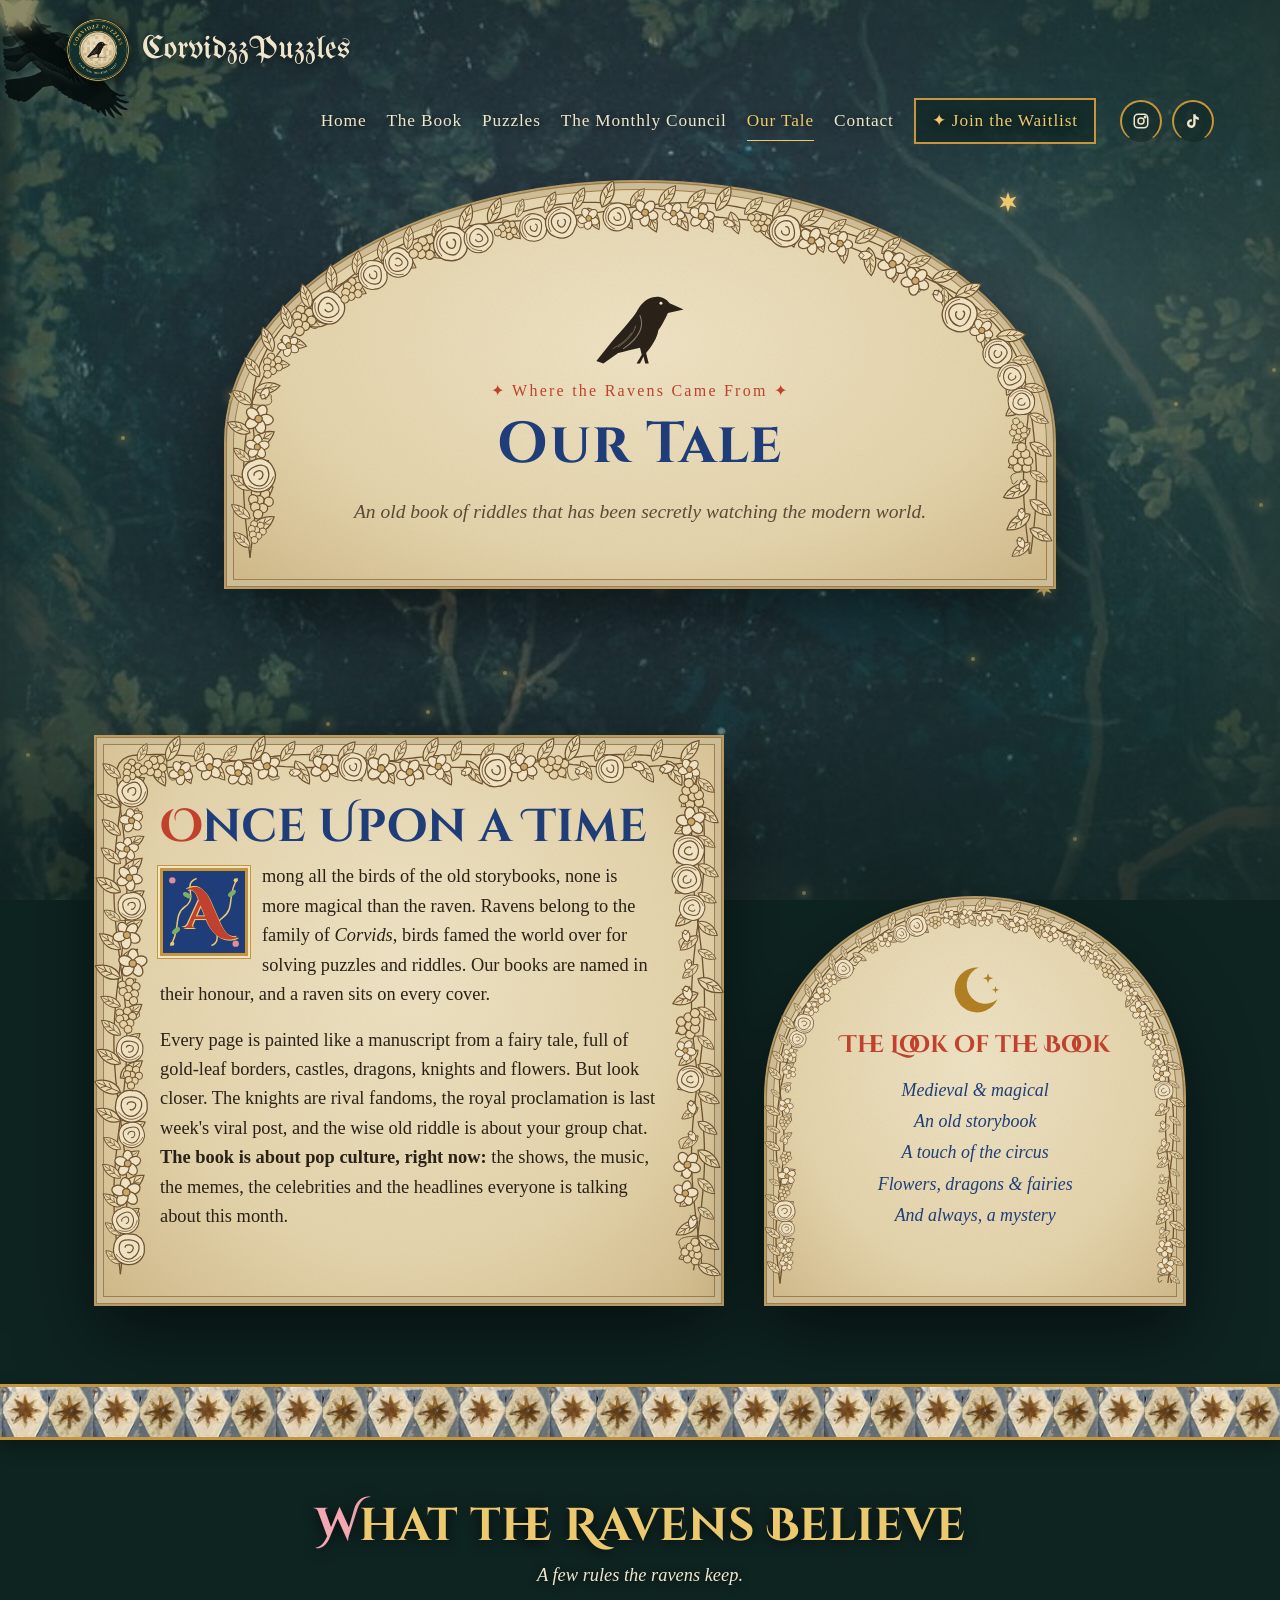
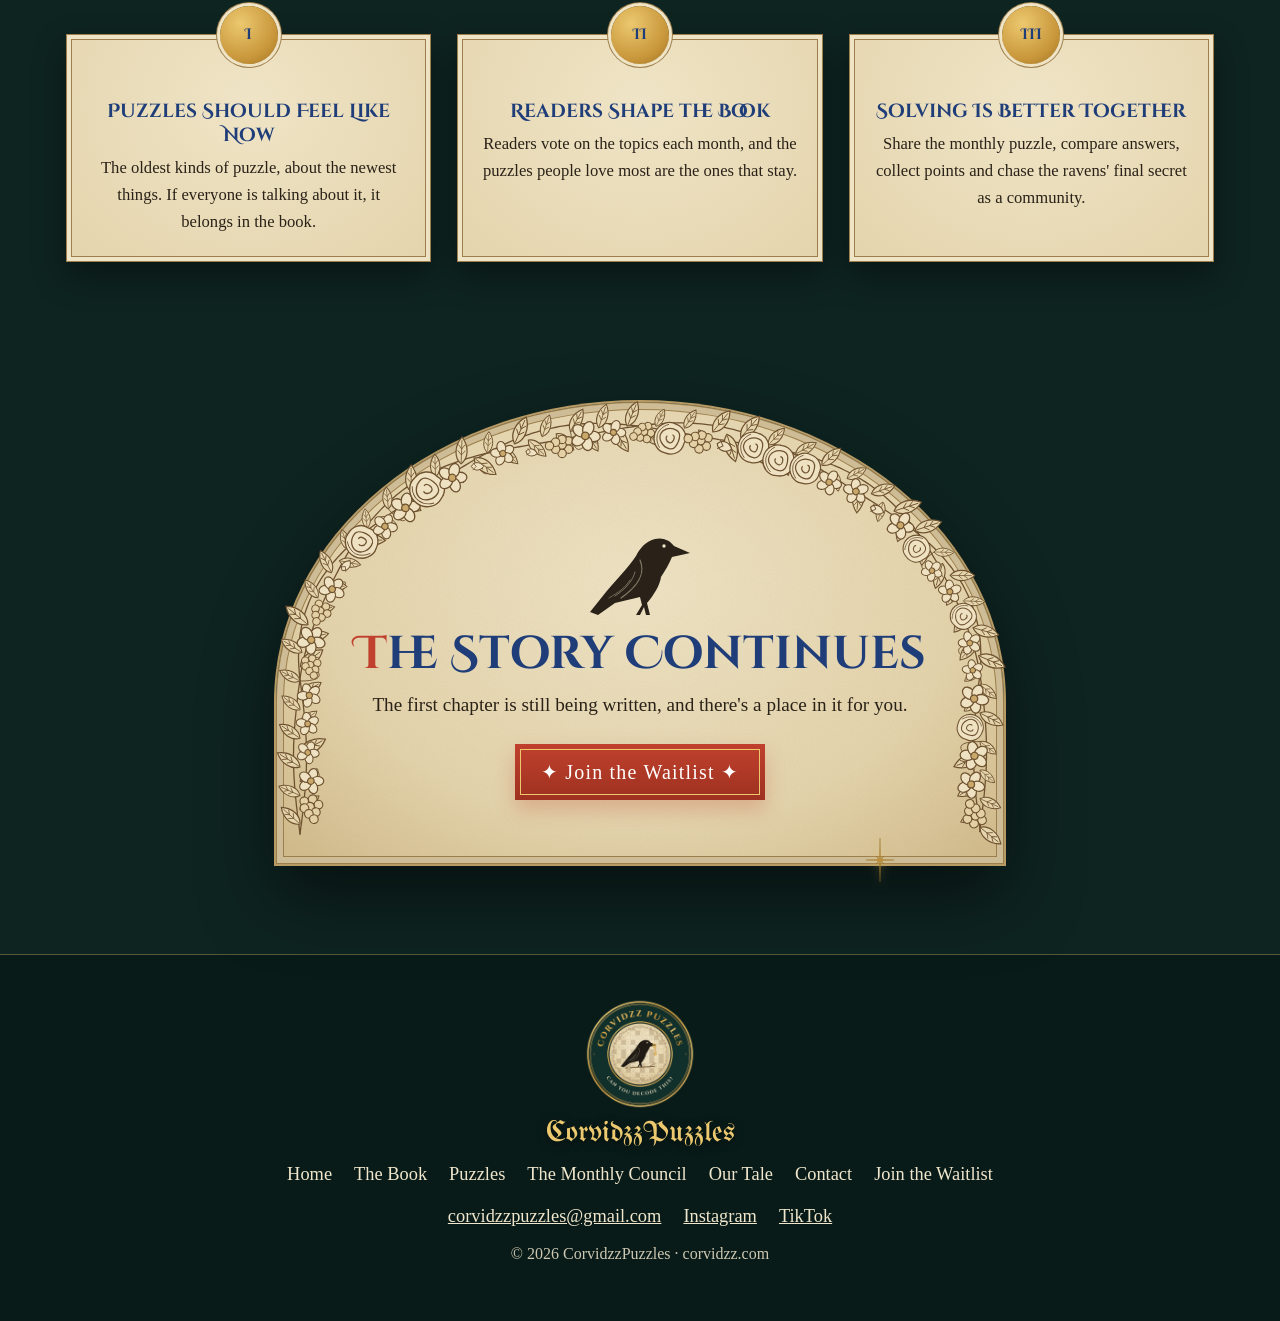
<file: website/about.html>
<!doctype html>
<html lang="en">
<head>
  <meta charset="utf-8">
  <meta name="viewport" content="width=device-width, initial-scale=1">
  <title>Our Tale | CorvidzzPuzzles</title>
  <meta name="description" content="Why the ravens? Corvids are famed for solving puzzles and riddles. Meet the storybook puzzle company that hides today's world in an old book.">
  <meta property="og:title" content="Our Tale | CorvidzzPuzzles">
  <meta property="og:description" content="Why the ravens? Corvids are famed for solving puzzles and riddles. Meet the storybook puzzle company that hides today's world in an old book.">
  <meta property="og:type" content="website">
  <meta property="og:url" content="https://corvidzz.com/about.html">
  <meta property="og:image" content="https://corvidzz.com/assets/img/share-preview.jpg">
  <meta name="twitter:card" content="summary_large_image">
  <meta name="theme-color" content="#0e2421">
  <link rel="icon" type="image/png" href="assets/img/favicon.png">
  <link rel="apple-touch-icon" href="assets/img/apple-touch-icon.png">
  <link rel="preload" as="image" href="assets/img/forest-night.jpg">
  <link rel="preconnect" href="https://fonts.googleapis.com">
  <link rel="preconnect" href="https://fonts.gstatic.com" crossorigin>
  <link href="https://fonts.googleapis.com/css2?family=IM+Fell+English:ital@0;1&family=IM+Fell+English+SC&family=UnifrakturMaguntia&family=Cinzel+Decorative:wght@400;700;900&family=Cinzel:wght@700;800&display=swap" rel="stylesheet">
  <link rel="stylesheet" href="css/site.css">
</head>
<body>
  <a class="skip" href="#main">Skip to the content</a>

  <div class="sky" id="sky" aria-hidden="true">
    <div class="fog"></div>
    <div class="fog two"></div>
    <div class="veil"></div>
  </div>

  <header class="topbar">
    <a class="brand" href="index.html" aria-label="CorvidzzPuzzles home">
      <img class="brand-logo" src="assets/img/logo.png" width="480" height="480" alt="">
      <span class="wordmark">CorvidzzPuzzles</span>
    </a>
    <button type="button" class="menu-btn" id="menu-btn" aria-controls="site-nav" aria-expanded="false" aria-label="Menu">
      <svg viewBox="0 0 24 24" fill="none" stroke="currentColor" stroke-width="2" stroke-linecap="round" aria-hidden="true"><path d="M4 7h16M4 12h16M4 17h16"/></svg>
    </button>
    <nav class="site-nav" id="site-nav" aria-label="Main">
      <a href="index.html">Home</a>
      <a href="book.html">The Book</a>
      <a href="puzzles.html">Puzzles</a>
      <a href="council.html">The Monthly Council</a>
      <a href="about.html" aria-current="page">Our Tale</a>
      <a href="contact.html">Contact</a>
      <a class="nav-join" href="join.html">&#10022; Join the Waitlist</a>
      <span class="social">
        <a href="https://www.instagram.com/corvidzzpuzzles/" target="_blank" rel="noopener" aria-label="Instagram"><svg viewBox="0 0 24 24" fill="none" stroke="currentColor" stroke-width="2" aria-hidden="true"><rect x="3" y="3" width="18" height="18" rx="5"/><circle cx="12" cy="12" r="4"/><circle cx="17.5" cy="6.5" r="1" fill="currentColor"/></svg></a>
        <a href="https://www.tiktok.com/@corvidzzpuzzles" target="_blank" rel="noopener" aria-label="TikTok"><svg viewBox="0 0 24 24" fill="currentColor" aria-hidden="true"><path d="M16.6 5.8A4.3 4.3 0 0 1 15.5 3h-3.2v12.4a2.6 2.6 0 1 1-2.6-2.6c.3 0 .5 0 .8.1V9.7a5.8 5.8 0 1 0 5 5.7V9.1a7.4 7.4 0 0 0 4.3 1.4V7.3a4.3 4.3 0 0 1-3.2-1.5z"/></svg></a>
      </span>
    </nav>
  </header>

  <main id="main">
    <section class="page-hero">
    <span class="twinkle" style="top:30px;right:6%;width:20px;height:20px" aria-hidden="true"><svg><use href="#star"/></svg></span>
    <span class="twinkle" style="top:46%;left:2%;width:16px;height:16px;animation-delay:1.2s" aria-hidden="true"><svg><use href="#star"/></svg></span>
    <span class="twinkle" style="bottom:60px;right:2%;width:18px;height:18px;animation-delay:2.1s" aria-hidden="true"><svg><use href="#star"/></svg></span>
      <div class="panel arch" data-garland>
      <svg class="raven" aria-hidden="true"><use href="#raven"/></svg>
      <p class="kicker">&#10022; Where the Ravens Came From &#10022;</p>
      <h1>Our Tale</h1>
      <p class="lede">An old book of riddles that has been secretly watching the modern world.</p>
      </div>
    </section>

    <section class="tale">
      <div class="panel" data-garland>
        <h2 class="section-title"><span class="i-red">O</span>nce Upon a Time</h2>
        <p class="dropcap-p">
          <span class="dropcap" aria-hidden="true">A</span><span class="sr-only">A</span>mong all the birds of the old storybooks, none is more magical than the raven. Ravens belong to the family of <em>Corvids</em>, birds famed the world over for solving puzzles and riddles. Our books are named in their honour, and a raven sits on every cover.
        </p>
        <p>
          Every page is painted like a manuscript from a fairy tale, full of gold-leaf borders, castles, dragons, knights and flowers.
          But look closer. The knights are rival fandoms, the royal proclamation is last week's viral post, and the wise old riddle is about your group chat.
          <strong>The book is about pop culture, right now:</strong> the shows, the music, the memes, the celebrities and the headlines everyone is talking about this month.
        </p>
      </div>

      <div class="panel arch riddle" data-garland>
        <svg class="ornament" aria-hidden="true"><use href="#moon"/></svg>
        <h3>The Look of the Book</h3>
        <p class="verse">
          Medieval &amp; magical<br>
          An old storybook<br>
          A touch of the circus<br>
          Flowers, dragons &amp; fairies<br>
          And always, a mystery
        </p>
      </div>
    </section>

    <div class="tiles" aria-hidden="true"></div>

    <section class="within" aria-labelledby="believe-title">
      <h2 class="section-title" id="believe-title"><span class="i-red">W</span>hat the Ravens Believe</h2>
      <p class="section-lead">A few rules the ravens keep.</p>
      <div class="cycle">
        <article class="step">
          <span class="medal">I</span>
          <h3>Puzzles Should Feel Like Now</h3>
          <p>The oldest kinds of puzzle, about the newest things. If everyone is talking about it, it belongs in the book.</p>
        </article>
        <article class="step">
          <span class="medal">II</span>
          <h3>Readers Shape the Book</h3>
          <p>Readers vote on the topics each month, and the puzzles people love most are the ones that stay.</p>
        </article>
        <article class="step">
          <span class="medal">III</span>
          <h3>Solving Is Better Together</h3>
          <p>Share the monthly puzzle, compare answers, collect points and chase the ravens' final secret as a community.</p>
        </article>
      </div>
    </section>
    <section class="finale">
      <div class="panel arch" data-garland>
        <span class="sparkle" style="width:44px;height:68px;right:14%;bottom:-30px" aria-hidden="true"><svg><use href="#sparkle"/></svg></span>
        <svg class="raven" aria-hidden="true"><use href="#raven"/></svg>
        <h2 class="section-title"><span class="i-red">T</span>he Story Continues</h2>
        <p>The first chapter is still being written, and there's a place in it for you.</p>
        <a class="btn" href="join.html">&#10022; Join the Waitlist &#10022;</a>
      </div>
    </section>
  </main>

  <footer>
    <img class="footer-logo" src="assets/img/logo.png" width="480" height="480" alt="" loading="lazy">
    <div class="wordmark">CorvidzzPuzzles</div>
    <nav class="foot-nav" aria-label="Pages">
      <a href="index.html">Home</a>
      <a href="book.html">The Book</a>
      <a href="puzzles.html">Puzzles</a>
      <a href="council.html">The Monthly Council</a>
      <a href="about.html">Our Tale</a>
      <a href="contact.html">Contact</a>
      <a href="join.html">Join the Waitlist</a>
    </nav>
    <nav aria-label="Contact">
      <a href="mailto:corvidzzpuzzles@gmail.com">corvidzzpuzzles@gmail.com</a>
      <a href="https://www.instagram.com/corvidzzpuzzles/" target="_blank" rel="noopener">Instagram</a>
      <a href="https://www.tiktok.com/@corvidzzpuzzles" target="_blank" rel="noopener">TikTok</a>
    </nav>
    <p>&copy; <span class="year"></span> CorvidzzPuzzles &middot; corvidzz.com</p>
  </footer>

  <script src="js/site.js"></script>
</body>
</html>
</file>
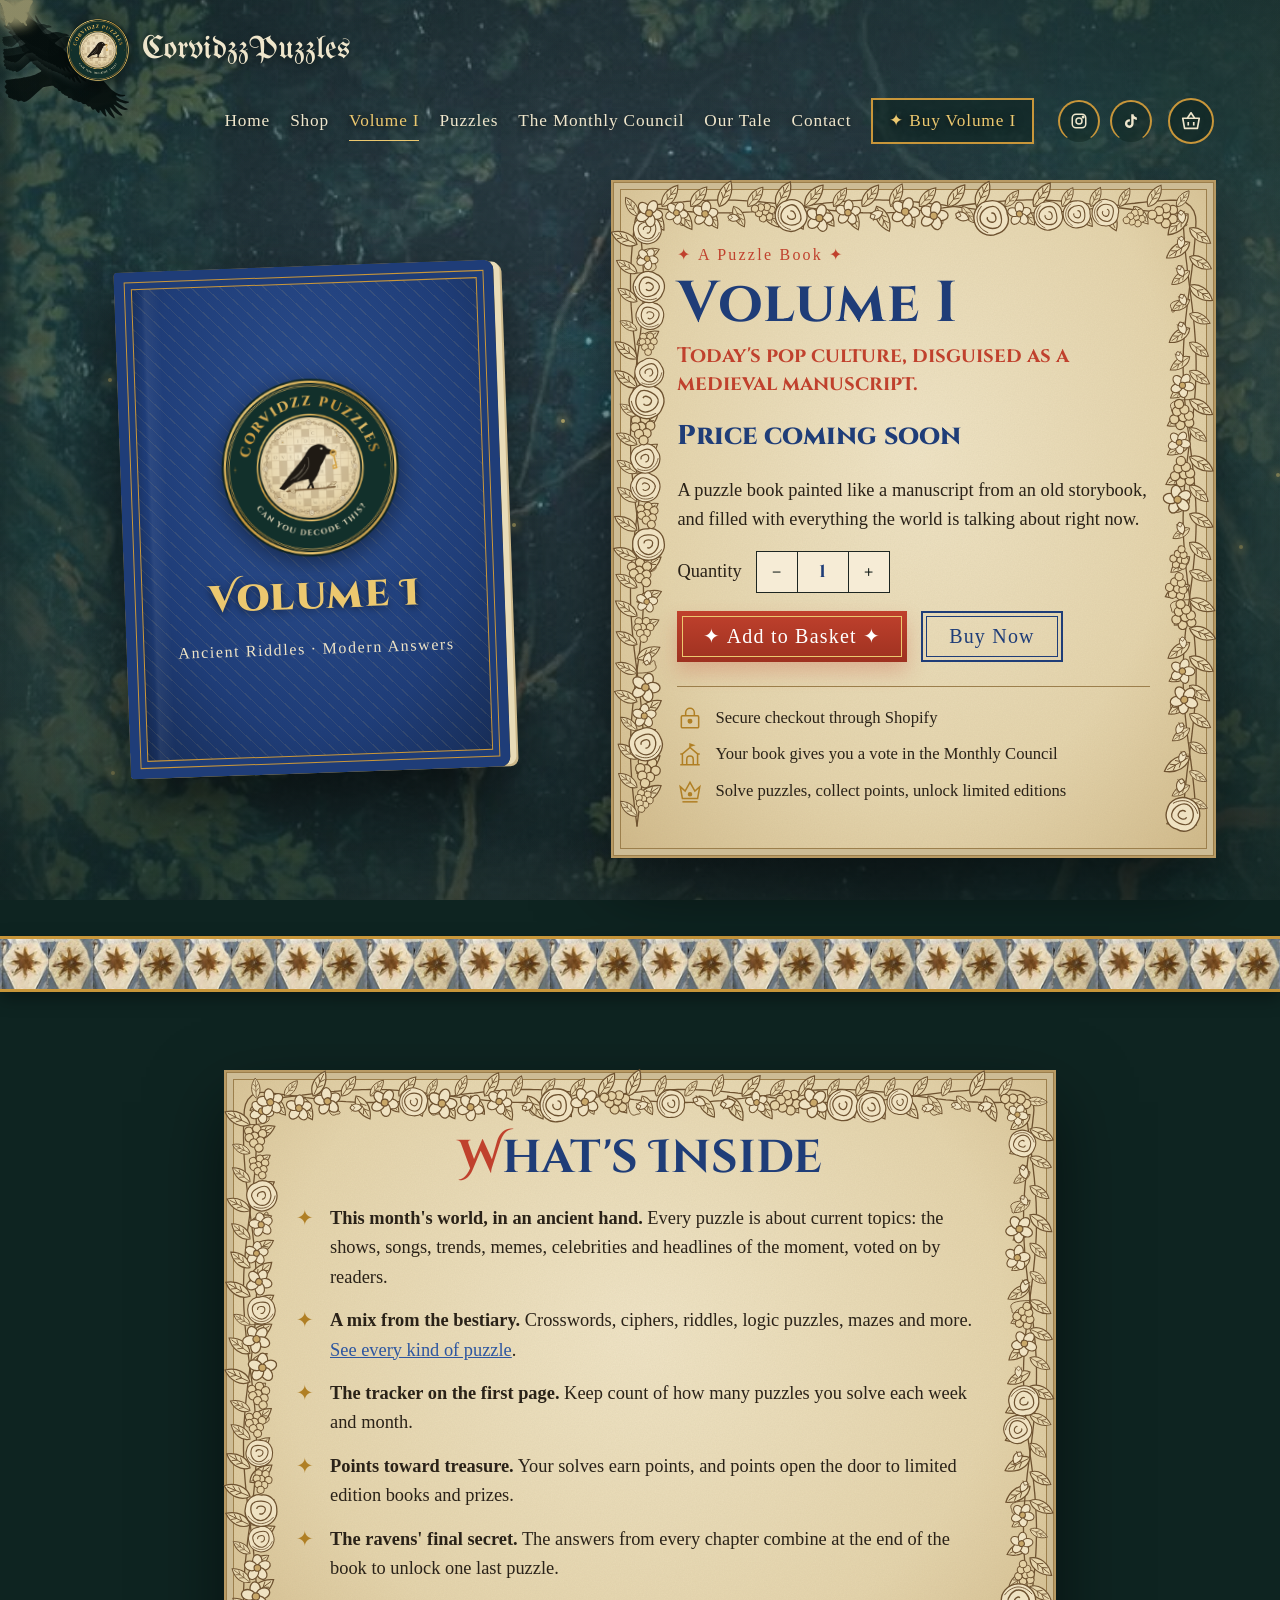
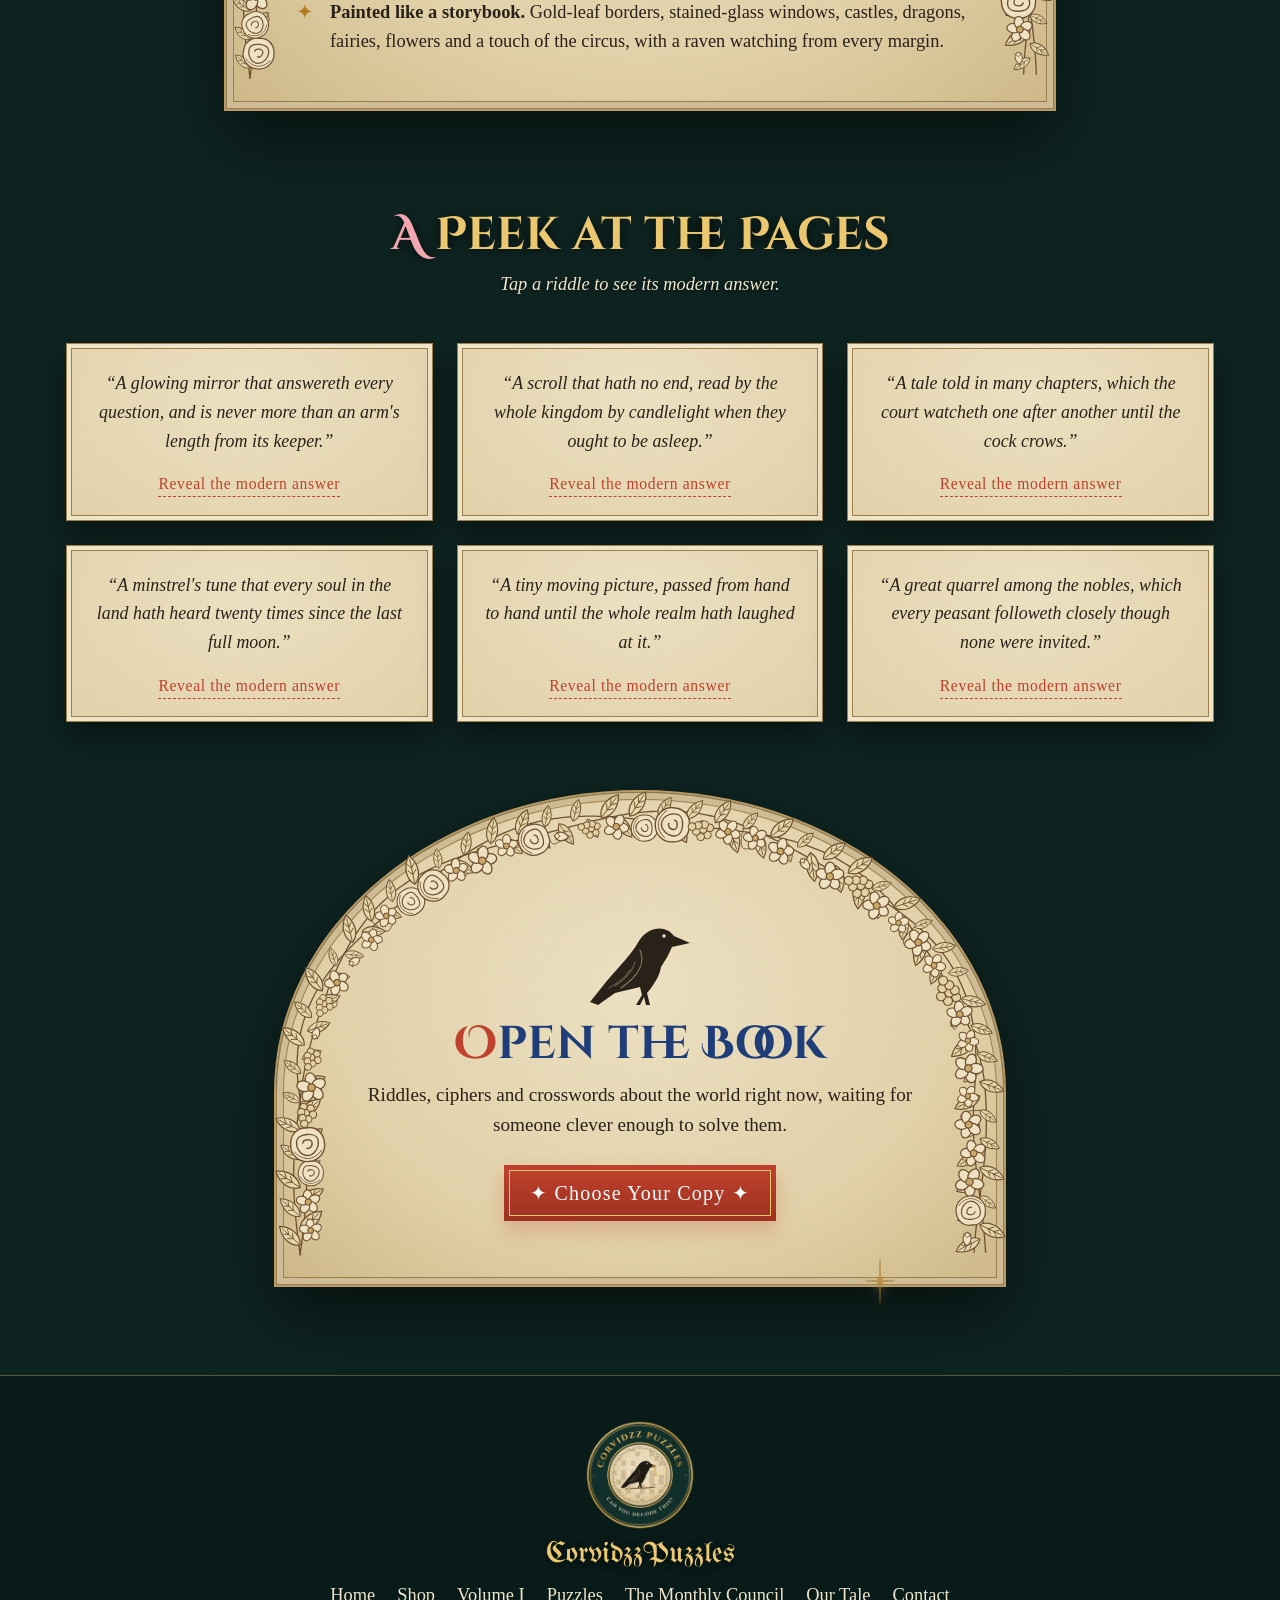
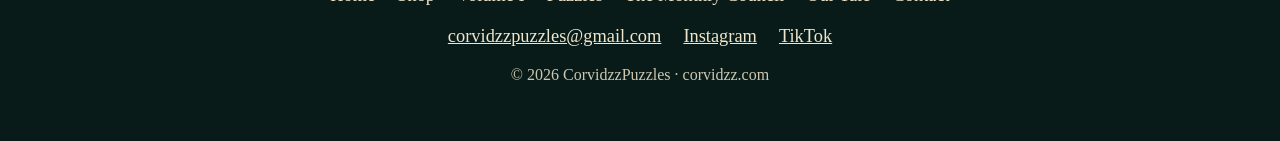
<file: website/book.html>
<!doctype html>
<html lang="en">
<head>
  <meta charset="utf-8">
  <meta name="viewport" content="width=device-width, initial-scale=1">
  <title>Volume I | CorvidzzPuzzles</title>
  <meta name="description" content="Buy Volume I of CorvidzzPuzzles: today's pop culture as medieval riddles, ciphers and crosswords, with a puzzle tracker, points and a final secret.">
  <meta property="og:title" content="Volume I | CorvidzzPuzzles">
  <meta property="og:description" content="Buy Volume I of CorvidzzPuzzles: today's pop culture as medieval riddles, ciphers and crosswords, with a puzzle tracker, points and a final secret.">
  <meta property="og:type" content="website">
  <meta property="og:url" content="https://corvidzz.com/book.html">
  <meta property="og:image" content="https://corvidzz.com/assets/img/share-preview.jpg">
  <meta name="twitter:card" content="summary_large_image">
  <meta name="theme-color" content="#0e2421">
  <link rel="icon" type="image/png" href="assets/img/favicon.png">
  <link rel="apple-touch-icon" href="assets/img/apple-touch-icon.png">
  <link rel="preload" as="image" href="assets/img/forest-night.jpg">
  <link rel="preconnect" href="https://fonts.googleapis.com">
  <link rel="preconnect" href="https://fonts.gstatic.com" crossorigin>
  <link href="https://fonts.googleapis.com/css2?family=IM+Fell+English:ital@0;1&family=IM+Fell+English+SC&family=UnifrakturMaguntia&family=Cinzel+Decorative:wght@400;700;900&family=Cinzel:wght@700;800&display=swap" rel="stylesheet">
  <link rel="stylesheet" href="css/site.css">
</head>
<body>
  <a class="skip" href="#main">Skip to the content</a>

  <div class="sky" id="sky" aria-hidden="true">
    <div class="fog"></div>
    <div class="fog two"></div>
    <div class="veil"></div>
  </div>

  <header class="topbar">
    <a class="brand" href="index.html" aria-label="CorvidzzPuzzles home">
      <img class="brand-logo" src="assets/img/logo.png" width="480" height="480" alt="">
      <span class="wordmark">CorvidzzPuzzles</span>
    </a>
    <button type="button" class="basket-btn" data-open-basket aria-label="Open your basket">
      <svg viewBox="0 0 24 24" fill="none" stroke="currentColor" stroke-width="1.8" stroke-linejoin="round" aria-hidden="true"><path d="M3 9h18l-2 11H5z"/><path d="M8 9l4-6 4 6"/><path d="M9 13v4M15 13v4"/></svg><span class="basket-count" data-basket-count hidden>0</span>
    </button>
    <button type="button" class="menu-btn" id="menu-btn" aria-controls="site-nav" aria-expanded="false" aria-label="Menu">
      <svg viewBox="0 0 24 24" fill="none" stroke="currentColor" stroke-width="2" stroke-linecap="round" aria-hidden="true"><path d="M4 7h16M4 12h16M4 17h16"/></svg>
    </button>
    <nav class="site-nav" id="site-nav" aria-label="Main">
      <a href="index.html">Home</a>
      <a href="shop.html">Shop</a>
      <a href="book.html" aria-current="page">Volume I</a>
      <a href="puzzles.html">Puzzles</a>
      <a href="council.html">The Monthly Council</a>
      <a href="about.html">Our Tale</a>
      <a href="contact.html">Contact</a>
      <a class="nav-join" href="book.html">&#10022; Buy Volume I</a>
      <span class="social">
        <a href="https://www.instagram.com/corvidzzpuzzles/" target="_blank" rel="noopener" aria-label="Instagram"><svg viewBox="0 0 24 24" fill="none" stroke="currentColor" stroke-width="2" aria-hidden="true"><rect x="3" y="3" width="18" height="18" rx="5"/><circle cx="12" cy="12" r="4"/><circle cx="17.5" cy="6.5" r="1" fill="currentColor"/></svg></a>
        <a href="https://www.tiktok.com/@corvidzzpuzzles" target="_blank" rel="noopener" aria-label="TikTok"><svg viewBox="0 0 24 24" fill="currentColor" aria-hidden="true"><path d="M16.6 5.8A4.3 4.3 0 0 1 15.5 3h-3.2v12.4a2.6 2.6 0 1 1-2.6-2.6c.3 0 .5 0 .8.1V9.7a5.8 5.8 0 1 0 5 5.7V9.1a7.4 7.4 0 0 0 4.3 1.4V7.3a4.3 4.3 0 0 1-3.2-1.5z"/></svg></a>
      </span>
    </nav>
  </header>

  <main id="main">
    <section class="wrap product" aria-labelledby="product-title" style="padding-top:20px">
      <div class="product-grid">
        <div class="cover-art big" aria-hidden="true">
          <span class="cover-inner">
            <img src="assets/img/logo.png" width="480" height="480" alt="">
            <span class="cover-title">Volume I</span>
            <span class="cover-sub">Ancient Riddles &middot; Modern Answers</span>
          </span>
        </div>
        <div class="panel prose buy-box" data-garland>
          <p class="kicker">&#10022; A Puzzle Book &#10022;</p>
          <h1 id="product-title">Volume I</h1>
          <p class="tagline" style="margin-left:0">Today's pop culture, disguised as a medieval manuscript.</p>
          <p class="price-line"><span class="price" data-price="volume-1"></span></p>
          <p>A puzzle book painted like a manuscript from an old storybook, and filled with everything the world is talking about right now.</p>
          <div class="qty-row">
            <label for="qty">Quantity</label>
            <div class="qty">
              <button type="button" data-qty-step="-1" aria-label="One fewer">&minus;</button>
              <input id="qty" type="number" min="1" max="20" value="1" inputmode="numeric">
              <button type="button" data-qty-step="1" aria-label="One more">+</button>
            </div>
          </div>
          <div class="actions" style="justify-content:flex-start">
            <button type="button" class="btn" data-add="volume-1" data-qty-from="qty">&#10022; Add to Basket &#10022;</button>
            <button type="button" class="btn ghost" data-buy-now="volume-1" data-qty-from="qty">Buy Now</button>
          </div>
          <ul class="perks">
            <li><svg viewBox="0 0 24 24" fill="none" stroke="currentColor" stroke-width="1.4" aria-hidden="true"><rect x="4" y="10" width="16" height="11" rx="1"/><path d="M8 10V7a4 4 0 0 1 8 0v3"/><circle cx="12" cy="15" r="1.6" fill="currentColor"/></svg><span>Secure checkout through Shopify</span></li>
            <li><svg viewBox="0 0 24 24" fill="none" stroke="currentColor" stroke-width="1.4" aria-hidden="true"><path d="M3 21h18M5 21V11l7-6 7 6v10"/><path d="M9 21v-5a3 3 0 0 1 6 0v5"/><path d="M12 5V2l3 1-3 1"/><path d="M3 11l2 0M19 11h2"/></svg><span>Your book gives you a vote in the Monthly Council</span></li>
            <li><svg viewBox="0 0 24 24" fill="none" stroke="currentColor" stroke-width="1.4" aria-hidden="true"><path d="M3 8l4.5 4L12 4l4.5 8L21 8l-2 11H5z"/><path d="M5 22h14"/><circle cx="12" cy="15" r="1.4" fill="currentColor"/></svg><span>Solve puzzles, collect points, unlock limited editions</span></li>
          </ul>
        </div>
      </div>
    </section>

    <div class="tiles" aria-hidden="true"></div>

    <section class="wrap narrow">
      <div class="panel prose" data-garland>
        <h2 class="section-title center"><span class="i-red">W</span>hat's Inside</h2>
        <ul class="within-list">
          <li><span><strong>This month's world, in an ancient hand.</strong> Every puzzle is about current topics: the shows, songs, trends, memes, celebrities and headlines of the moment, voted on by readers.</span></li>
          <li><span><strong>A mix from the bestiary.</strong> Crosswords, ciphers, riddles, logic puzzles, mazes and more. <a href="puzzles.html">See every kind of puzzle</a>.</span></li>
          <li><span><strong>The tracker on the first page.</strong> Keep count of how many puzzles you solve each week and month.</span></li>
          <li><span><strong>Points toward treasure.</strong> Your solves earn points, and points open the door to limited edition books and prizes.</span></li>
          <li><span><strong>The ravens' final secret.</strong> The answers from every chapter combine at the end of the book to unlock one last puzzle.</span></li>
          <li><span><strong>Painted like a storybook.</strong> Gold-leaf borders, stained-glass windows, castles, dragons, fairies, flowers and a touch of the circus, with a raven watching from every margin.</span></li>
        </ul>
      </div>
    </section>

    <section class="oracles" aria-labelledby="peek-title" style="padding-top:20px">
      <h2 class="section-title" id="peek-title"><span class="i-red">A</span> Peek at the Pages</h2>
      <p class="section-lead">Tap a riddle to see its modern answer.</p>
      <div class="oracle-grid">
        <details class="oracle">
          <summary>
            <span class="olde">&ldquo;A glowing mirror that answereth every question, and is never more than an arm's length from its keeper.&rdquo;</span>
            <span class="reveal">Reveal the modern answer</span>
          </summary>
          <p class="modern">A smartphone</p>
        </details>
        <details class="oracle">
          <summary>
            <span class="olde">&ldquo;A scroll that hath no end, read by the whole kingdom by candlelight when they ought to be asleep.&rdquo;</span>
            <span class="reveal">Reveal the modern answer</span>
          </summary>
          <p class="modern">Doomscrolling</p>
        </details>
        <details class="oracle">
          <summary>
            <span class="olde">&ldquo;A tale told in many chapters, which the court watcheth one after another until the cock crows.&rdquo;</span>
            <span class="reveal">Reveal the modern answer</span>
          </summary>
          <p class="modern">Binge-watching</p>
        </details>
        <details class="oracle">
          <summary>
            <span class="olde">&ldquo;A minstrel's tune that every soul in the land hath heard twenty times since the last full moon.&rdquo;</span>
            <span class="reveal">Reveal the modern answer</span>
          </summary>
          <p class="modern">The song of the summer</p>
        </details>
        <details class="oracle">
          <summary>
            <span class="olde">&ldquo;A tiny moving picture, passed from hand to hand until the whole realm hath laughed at it.&rdquo;</span>
            <span class="reveal">Reveal the modern answer</span>
          </summary>
          <p class="modern">A viral video</p>
        </details>
        <details class="oracle">
          <summary>
            <span class="olde">&ldquo;A great quarrel among the nobles, which every peasant followeth closely though none were invited.&rdquo;</span>
            <span class="reveal">Reveal the modern answer</span>
          </summary>
          <p class="modern">Celebrity drama online</p>
        </details>
      </div>
    </section>

    <section class="finale">
      <div class="panel arch" data-garland>
        <span class="sparkle" style="width:44px;height:68px;right:14%;bottom:-30px" aria-hidden="true"><svg><use href="#sparkle"/></svg></span>
        <svg class="raven" aria-hidden="true"><use href="#raven"/></svg>
        <h2 class="section-title"><span class="i-red">O</span>pen the Book</h2>
        <p>Riddles, ciphers and crosswords about the world right now, waiting for someone clever enough to solve them.</p>
        <a class="btn" href="#product-title">&#10022; Choose Your Copy &#10022;</a>
      </div>
    </section>
  </main>

  <footer>
    <img class="footer-logo" src="assets/img/logo.png" width="480" height="480" alt="" loading="lazy">
    <div class="wordmark">CorvidzzPuzzles</div>
    <nav class="foot-nav" aria-label="Pages">
      <a href="index.html">Home</a>
      <a href="shop.html">Shop</a>
      <a href="book.html">Volume I</a>
      <a href="puzzles.html">Puzzles</a>
      <a href="council.html">The Monthly Council</a>
      <a href="about.html">Our Tale</a>
      <a href="contact.html">Contact</a>
    </nav>
    <nav aria-label="Contact">
      <a href="mailto:corvidzzpuzzles@gmail.com">corvidzzpuzzles@gmail.com</a>
      <a href="https://www.instagram.com/corvidzzpuzzles/" target="_blank" rel="noopener">Instagram</a>
      <a href="https://www.tiktok.com/@corvidzzpuzzles" target="_blank" rel="noopener">TikTok</a>
    </nav>
    <p>&copy; <span class="year"></span> CorvidzzPuzzles &middot; corvidzz.com</p>
  </footer>

  <script src="js/site.js"></script>
</body>
</html>
</file>
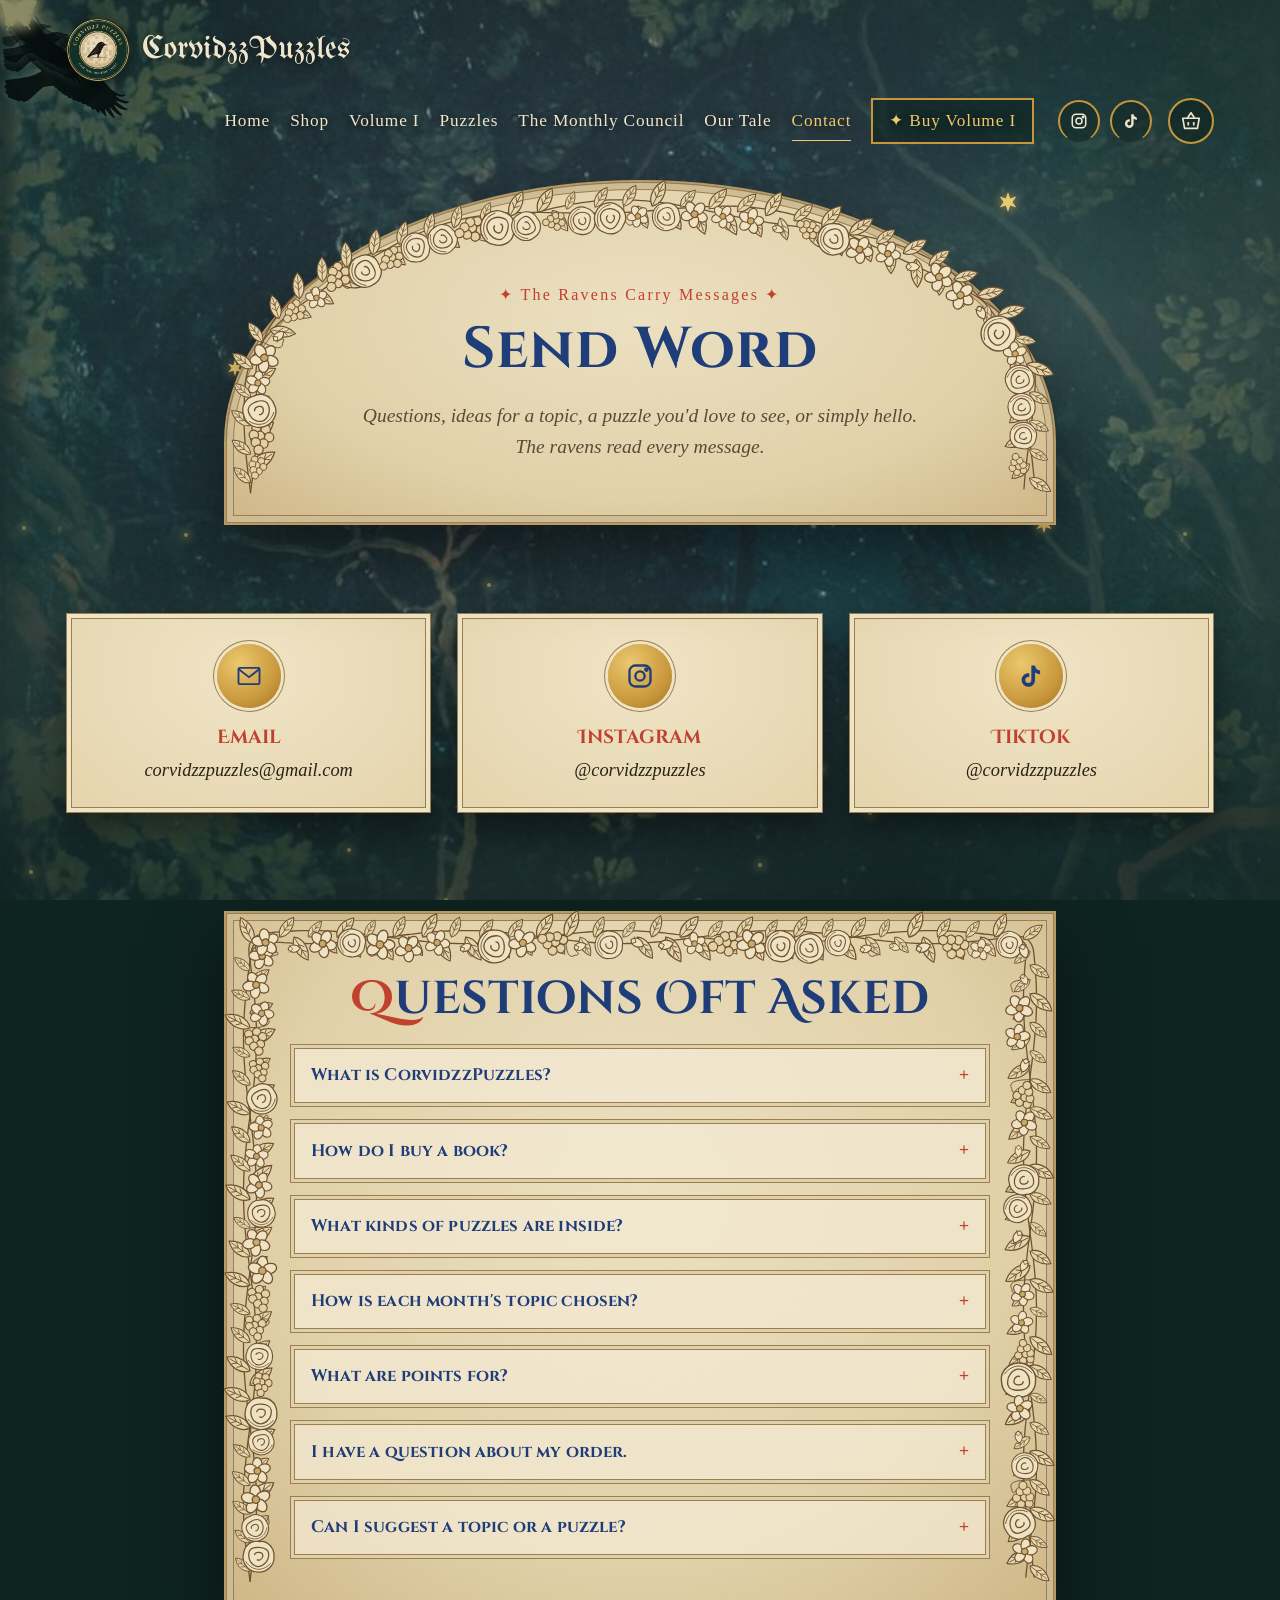
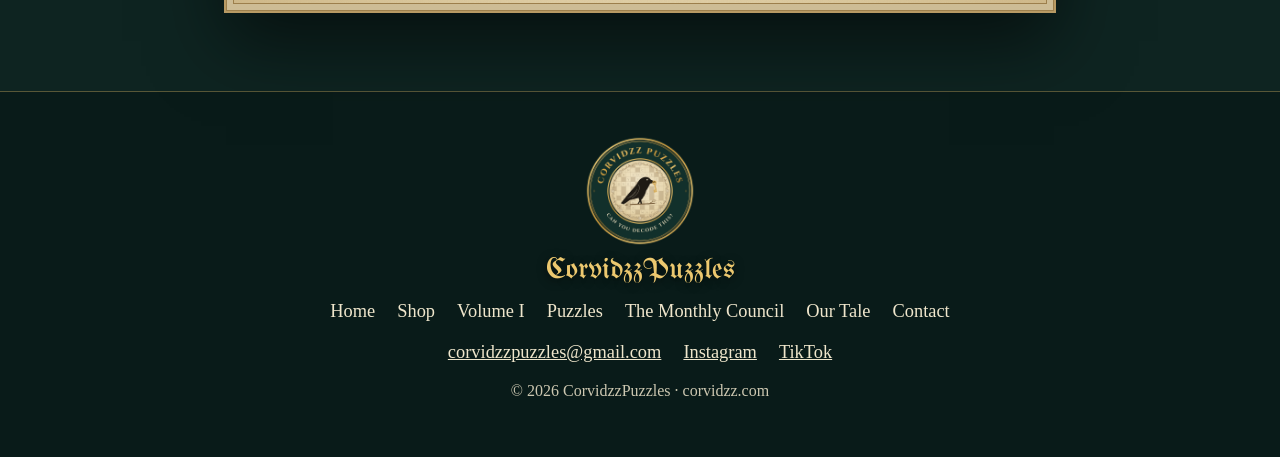
<file: website/contact.html>
<!doctype html>
<html lang="en">
<head>
  <meta charset="utf-8">
  <meta name="viewport" content="width=device-width, initial-scale=1">
  <title>Contact | CorvidzzPuzzles</title>
  <meta name="description" content="Get in touch with CorvidzzPuzzles by email, Instagram or TikTok, and find answers to common questions.">
  <meta property="og:title" content="Contact | CorvidzzPuzzles">
  <meta property="og:description" content="Get in touch with CorvidzzPuzzles by email, Instagram or TikTok, and find answers to common questions.">
  <meta property="og:type" content="website">
  <meta property="og:url" content="https://corvidzz.com/contact.html">
  <meta property="og:image" content="https://corvidzz.com/assets/img/share-preview.jpg">
  <meta name="twitter:card" content="summary_large_image">
  <meta name="theme-color" content="#0e2421">
  <link rel="icon" type="image/png" href="assets/img/favicon.png">
  <link rel="apple-touch-icon" href="assets/img/apple-touch-icon.png">
  <link rel="preload" as="image" href="assets/img/forest-night.jpg">
  <link rel="preconnect" href="https://fonts.googleapis.com">
  <link rel="preconnect" href="https://fonts.gstatic.com" crossorigin>
  <link href="https://fonts.googleapis.com/css2?family=IM+Fell+English:ital@0;1&family=IM+Fell+English+SC&family=UnifrakturMaguntia&family=Cinzel+Decorative:wght@400;700;900&family=Cinzel:wght@700;800&display=swap" rel="stylesheet">
  <link rel="stylesheet" href="css/site.css">
</head>
<body>
  <a class="skip" href="#main">Skip to the content</a>

  <div class="sky" id="sky" aria-hidden="true">
    <div class="fog"></div>
    <div class="fog two"></div>
    <div class="veil"></div>
  </div>

  <header class="topbar">
    <a class="brand" href="index.html" aria-label="CorvidzzPuzzles home">
      <img class="brand-logo" src="assets/img/logo.png" width="480" height="480" alt="">
      <span class="wordmark">CorvidzzPuzzles</span>
    </a>
    <button type="button" class="basket-btn" data-open-basket aria-label="Open your basket">
      <svg viewBox="0 0 24 24" fill="none" stroke="currentColor" stroke-width="1.8" stroke-linejoin="round" aria-hidden="true"><path d="M3 9h18l-2 11H5z"/><path d="M8 9l4-6 4 6"/><path d="M9 13v4M15 13v4"/></svg><span class="basket-count" data-basket-count hidden>0</span>
    </button>
    <button type="button" class="menu-btn" id="menu-btn" aria-controls="site-nav" aria-expanded="false" aria-label="Menu">
      <svg viewBox="0 0 24 24" fill="none" stroke="currentColor" stroke-width="2" stroke-linecap="round" aria-hidden="true"><path d="M4 7h16M4 12h16M4 17h16"/></svg>
    </button>
    <nav class="site-nav" id="site-nav" aria-label="Main">
      <a href="index.html">Home</a>
      <a href="shop.html">Shop</a>
      <a href="book.html">Volume I</a>
      <a href="puzzles.html">Puzzles</a>
      <a href="council.html">The Monthly Council</a>
      <a href="about.html">Our Tale</a>
      <a href="contact.html" aria-current="page">Contact</a>
      <a class="nav-join" href="book.html">&#10022; Buy Volume I</a>
      <span class="social">
        <a href="https://www.instagram.com/corvidzzpuzzles/" target="_blank" rel="noopener" aria-label="Instagram"><svg viewBox="0 0 24 24" fill="none" stroke="currentColor" stroke-width="2" aria-hidden="true"><rect x="3" y="3" width="18" height="18" rx="5"/><circle cx="12" cy="12" r="4"/><circle cx="17.5" cy="6.5" r="1" fill="currentColor"/></svg></a>
        <a href="https://www.tiktok.com/@corvidzzpuzzles" target="_blank" rel="noopener" aria-label="TikTok"><svg viewBox="0 0 24 24" fill="currentColor" aria-hidden="true"><path d="M16.6 5.8A4.3 4.3 0 0 1 15.5 3h-3.2v12.4a2.6 2.6 0 1 1-2.6-2.6c.3 0 .5 0 .8.1V9.7a5.8 5.8 0 1 0 5 5.7V9.1a7.4 7.4 0 0 0 4.3 1.4V7.3a4.3 4.3 0 0 1-3.2-1.5z"/></svg></a>
      </span>
    </nav>
  </header>

  <main id="main">
    <section class="page-hero">
    <span class="twinkle" style="top:30px;right:6%;width:20px;height:20px" aria-hidden="true"><svg><use href="#star"/></svg></span>
    <span class="twinkle" style="top:46%;left:2%;width:16px;height:16px;animation-delay:1.2s" aria-hidden="true"><svg><use href="#star"/></svg></span>
    <span class="twinkle" style="bottom:60px;right:2%;width:18px;height:18px;animation-delay:2.1s" aria-hidden="true"><svg><use href="#star"/></svg></span>
      <div class="panel arch" data-garland>
      <p class="kicker">&#10022; The Ravens Carry Messages &#10022;</p>
      <h1>Send Word</h1>
      <p class="lede">Questions, ideas for a topic, a puzzle you'd love to see, or simply hello. The ravens read every message.</p>
      </div>
    </section>

    <section class="wrap" aria-label="Ways to reach us" style="padding-top:20px">
      <div class="contact-grid">
        <a class="contact-card" href="mailto:corvidzzpuzzles@gmail.com">
          <span class="medal"><svg viewBox="0 0 24 24" fill="none" stroke="currentColor" stroke-width="1.6" aria-hidden="true"><rect x="3" y="5" width="18" height="14" rx="1"/><path d="M3 6l9 7 9-7"/></svg></span>
          <h3>Email</h3>
          <p>corvidzzpuzzles@gmail.com</p>
        </a>
        <a class="contact-card" href="https://www.instagram.com/corvidzzpuzzles/" target="_blank" rel="noopener">
          <span class="medal"><svg viewBox="0 0 24 24" fill="none" stroke="currentColor" stroke-width="2" aria-hidden="true"><rect x="3" y="3" width="18" height="18" rx="5"/><circle cx="12" cy="12" r="4"/><circle cx="17.5" cy="6.5" r="1" fill="currentColor"/></svg></span>
          <h3>Instagram</h3>
          <p>@corvidzzpuzzles</p>
        </a>
        <a class="contact-card" href="https://www.tiktok.com/@corvidzzpuzzles" target="_blank" rel="noopener">
          <span class="medal"><svg viewBox="0 0 24 24" fill="currentColor" aria-hidden="true"><path d="M16.6 5.8A4.3 4.3 0 0 1 15.5 3h-3.2v12.4a2.6 2.6 0 1 1-2.6-2.6c.3 0 .5 0 .8.1V9.7a5.8 5.8 0 1 0 5 5.7V9.1a7.4 7.4 0 0 0 4.3 1.4V7.3a4.3 4.3 0 0 1-3.2-1.5z"/></svg></span>
          <h3>TikTok</h3>
          <p>@corvidzzpuzzles</p>
        </a>
      </div>
    </section>

    <section class="wrap narrow" aria-labelledby="faq-title" style="padding-top:20px">
      <div class="panel prose" data-garland>
        <h2 class="section-title center" id="faq-title"><span class="i-red">Q</span>uestions Oft Asked</h2>
        <div class="faq">
          <details>
            <summary>What is CorvidzzPuzzles?</summary>
            <p>A puzzle book company. Our books look like medieval manuscripts, but every riddle, cipher and crossword inside is about today's pop culture: the trends, shows, music, memes and headlines everyone is talking about.</p>
          </details>
          <details>
            <summary>How do I buy a book?</summary>
            <p>Add <a href="book.html">Volume I</a> to your basket and press Checkout. Payment is handled securely by Shopify, and shipping options and costs are shown before you pay.</p>
          </details>
          <details>
            <summary>What kinds of puzzles are inside?</summary>
            <p>Crosswords, ciphers, riddles, logic puzzles, mazes, hidden-object scenes, quest maps and more. New kinds join over time and readers' favourites stay. <a href="puzzles.html">See the full bestiary</a>.</p>
          </details>
          <details>
            <summary>How is each month's topic chosen?</summary>
            <p>Readers who have bought a book vote in a monthly poll on the topics they'd like to see next. The chosen topic stays a surprise until the first of the month, with clues along the way. <a href="council.html">More about the monthly council</a>.</p>
          </details>
          <details>
            <summary>What are points for?</summary>
            <p>The first page of every book has a tracker for the puzzles you solve each week and month. Solving earns points, and points give you access to limited edition books and prizes.</p>
          </details>
          <details>
            <summary>I have a question about my order.</summary>
            <p>Write to <a href="mailto:corvidzzpuzzles@gmail.com">corvidzzpuzzles@gmail.com</a> with your order number and the ravens will help.</p>
          </details>
          <details>
            <summary>Can I suggest a topic or a puzzle?</summary>
            <p>Please do. Send it to <a href="mailto:corvidzzpuzzles@gmail.com">corvidzzpuzzles@gmail.com</a> or message us on Instagram or TikTok.</p>
          </details>
        </div>
      </div>
    </section>
  </main>

  <footer>
    <img class="footer-logo" src="assets/img/logo.png" width="480" height="480" alt="" loading="lazy">
    <div class="wordmark">CorvidzzPuzzles</div>
    <nav class="foot-nav" aria-label="Pages">
      <a href="index.html">Home</a>
      <a href="shop.html">Shop</a>
      <a href="book.html">Volume I</a>
      <a href="puzzles.html">Puzzles</a>
      <a href="council.html">The Monthly Council</a>
      <a href="about.html">Our Tale</a>
      <a href="contact.html">Contact</a>
    </nav>
    <nav aria-label="Contact">
      <a href="mailto:corvidzzpuzzles@gmail.com">corvidzzpuzzles@gmail.com</a>
      <a href="https://www.instagram.com/corvidzzpuzzles/" target="_blank" rel="noopener">Instagram</a>
      <a href="https://www.tiktok.com/@corvidzzpuzzles" target="_blank" rel="noopener">TikTok</a>
    </nav>
    <p>&copy; <span class="year"></span> CorvidzzPuzzles &middot; corvidzz.com</p>
  </footer>

  <script src="js/site.js"></script>
</body>
</html>
</file>
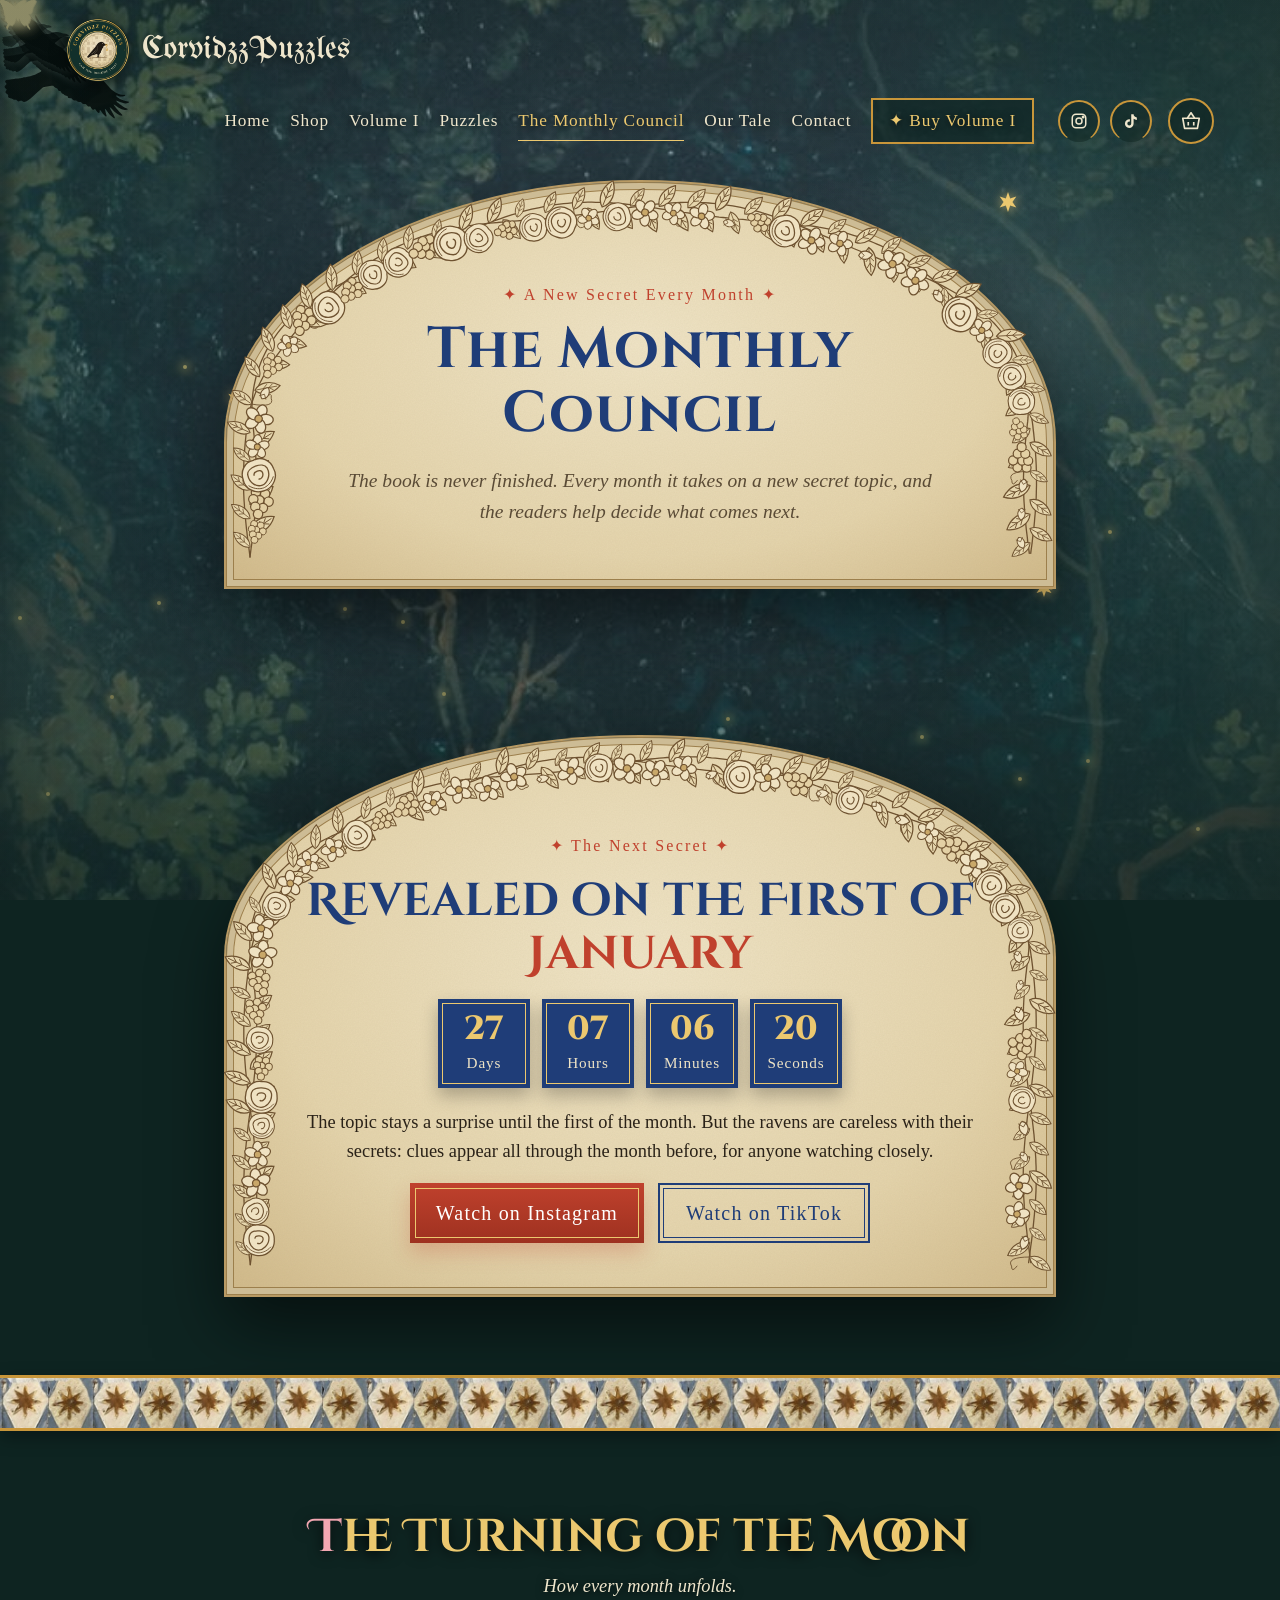
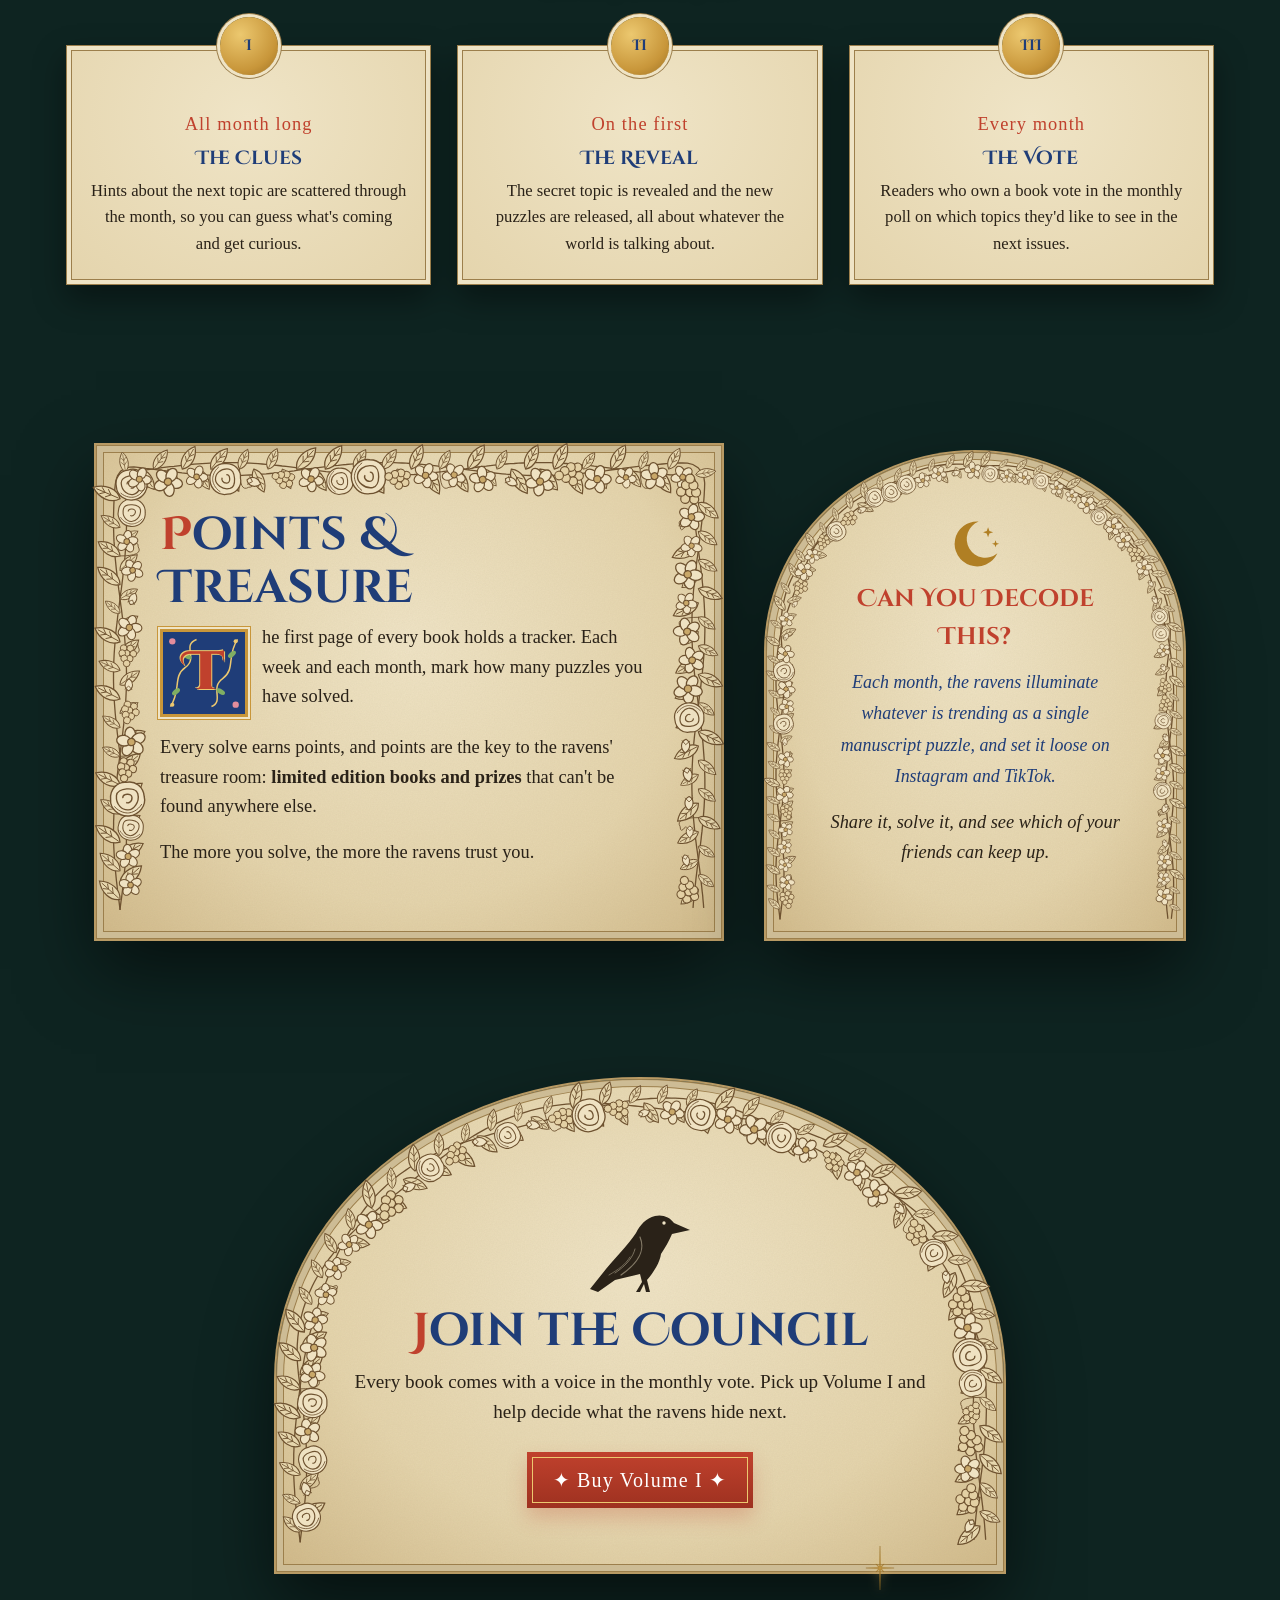
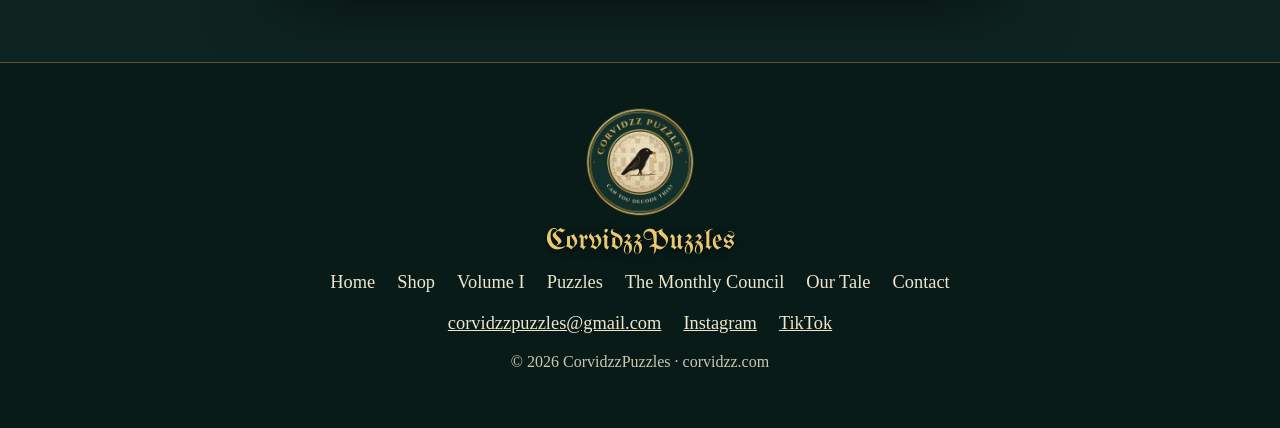
<file: website/council.html>
<!doctype html>
<html lang="en">
<head>
  <meta charset="utf-8">
  <meta name="viewport" content="width=device-width, initial-scale=1">
  <title>The Monthly Council | CorvidzzPuzzles</title>
  <meta name="description" content="A new secret topic every month, revealed on the first, with clues all month before. Readers vote on the topics and collect points toward limited editions.">
  <meta property="og:title" content="The Monthly Council | CorvidzzPuzzles">
  <meta property="og:description" content="A new secret topic every month, revealed on the first, with clues all month before. Readers vote on the topics and collect points toward limited editions.">
  <meta property="og:type" content="website">
  <meta property="og:url" content="https://corvidzz.com/council.html">
  <meta property="og:image" content="https://corvidzz.com/assets/img/share-preview.jpg">
  <meta name="twitter:card" content="summary_large_image">
  <meta name="theme-color" content="#0e2421">
  <link rel="icon" type="image/png" href="assets/img/favicon.png">
  <link rel="apple-touch-icon" href="assets/img/apple-touch-icon.png">
  <link rel="preload" as="image" href="assets/img/forest-night.jpg">
  <link rel="preconnect" href="https://fonts.googleapis.com">
  <link rel="preconnect" href="https://fonts.gstatic.com" crossorigin>
  <link href="https://fonts.googleapis.com/css2?family=IM+Fell+English:ital@0;1&family=IM+Fell+English+SC&family=UnifrakturMaguntia&family=Cinzel+Decorative:wght@400;700;900&family=Cinzel:wght@700;800&display=swap" rel="stylesheet">
  <link rel="stylesheet" href="css/site.css">
</head>
<body>
  <a class="skip" href="#main">Skip to the content</a>

  <div class="sky" id="sky" aria-hidden="true">
    <div class="fog"></div>
    <div class="fog two"></div>
    <div class="veil"></div>
  </div>

  <header class="topbar">
    <a class="brand" href="index.html" aria-label="CorvidzzPuzzles home">
      <img class="brand-logo" src="assets/img/logo.png" width="480" height="480" alt="">
      <span class="wordmark">CorvidzzPuzzles</span>
    </a>
    <button type="button" class="basket-btn" data-open-basket aria-label="Open your basket">
      <svg viewBox="0 0 24 24" fill="none" stroke="currentColor" stroke-width="1.8" stroke-linejoin="round" aria-hidden="true"><path d="M3 9h18l-2 11H5z"/><path d="M8 9l4-6 4 6"/><path d="M9 13v4M15 13v4"/></svg><span class="basket-count" data-basket-count hidden>0</span>
    </button>
    <button type="button" class="menu-btn" id="menu-btn" aria-controls="site-nav" aria-expanded="false" aria-label="Menu">
      <svg viewBox="0 0 24 24" fill="none" stroke="currentColor" stroke-width="2" stroke-linecap="round" aria-hidden="true"><path d="M4 7h16M4 12h16M4 17h16"/></svg>
    </button>
    <nav class="site-nav" id="site-nav" aria-label="Main">
      <a href="index.html">Home</a>
      <a href="shop.html">Shop</a>
      <a href="book.html">Volume I</a>
      <a href="puzzles.html">Puzzles</a>
      <a href="council.html" aria-current="page">The Monthly Council</a>
      <a href="about.html">Our Tale</a>
      <a href="contact.html">Contact</a>
      <a class="nav-join" href="book.html">&#10022; Buy Volume I</a>
      <span class="social">
        <a href="https://www.instagram.com/corvidzzpuzzles/" target="_blank" rel="noopener" aria-label="Instagram"><svg viewBox="0 0 24 24" fill="none" stroke="currentColor" stroke-width="2" aria-hidden="true"><rect x="3" y="3" width="18" height="18" rx="5"/><circle cx="12" cy="12" r="4"/><circle cx="17.5" cy="6.5" r="1" fill="currentColor"/></svg></a>
        <a href="https://www.tiktok.com/@corvidzzpuzzles" target="_blank" rel="noopener" aria-label="TikTok"><svg viewBox="0 0 24 24" fill="currentColor" aria-hidden="true"><path d="M16.6 5.8A4.3 4.3 0 0 1 15.5 3h-3.2v12.4a2.6 2.6 0 1 1-2.6-2.6c.3 0 .5 0 .8.1V9.7a5.8 5.8 0 1 0 5 5.7V9.1a7.4 7.4 0 0 0 4.3 1.4V7.3a4.3 4.3 0 0 1-3.2-1.5z"/></svg></a>
      </span>
    </nav>
  </header>

  <main id="main">
    <section class="page-hero">
    <span class="twinkle" style="top:30px;right:6%;width:20px;height:20px" aria-hidden="true"><svg><use href="#star"/></svg></span>
    <span class="twinkle" style="top:46%;left:2%;width:16px;height:16px;animation-delay:1.2s" aria-hidden="true"><svg><use href="#star"/></svg></span>
    <span class="twinkle" style="bottom:60px;right:2%;width:18px;height:18px;animation-delay:2.1s" aria-hidden="true"><svg><use href="#star"/></svg></span>
      <div class="panel arch" data-garland>
      <p class="kicker">&#10022; A New Secret Every Month &#10022;</p>
      <h1>The Monthly Council</h1>
      <p class="lede">The book is never finished. Every month it takes on a new secret topic, and the readers help decide what comes next.</p>
      </div>
    </section>

    <section class="wrap narrow">
      <div class="panel arch prose center" data-garland style="--arch:220px;padding-top:96px">
        <p class="kicker">&#10022; The Next Secret &#10022;</p>
        <h2 class="section-title">Revealed on the First of <span class="i-red" id="next-month">Next Month</span></h2>
        <div class="countdown" id="countdown" role="timer" aria-live="off">
          <div><b data-d>0</b><span>Days</span></div>
          <div><b data-h>00</b><span>Hours</span></div>
          <div><b data-m>00</b><span>Minutes</span></div>
          <div><b data-s>00</b><span>Seconds</span></div>
        </div>
        <p>The topic stays a surprise until the first of the month. But the ravens are careless with their secrets: clues appear all through the month before, for anyone watching closely.</p>
        <div class="actions">
          <a class="btn" href="https://www.instagram.com/corvidzzpuzzles/" target="_blank" rel="noopener">Watch on Instagram</a>
          <a class="btn ghost" href="https://www.tiktok.com/@corvidzzpuzzles" target="_blank" rel="noopener">Watch on TikTok</a>
        </div>
      </div>
    </section>

    <div class="tiles" aria-hidden="true"></div>

    <section class="wrap" aria-labelledby="cycle-title">
      <h2 class="section-title" id="cycle-title"><span class="i-red">T</span>he Turning of the Moon</h2>
      <p class="section-lead">How every month unfolds.</p>
      <div class="cycle">
        <article class="step">
          <span class="medal">I</span>
          <span class="when">All month long</span>
          <h3>The Clues</h3>
          <p>Hints about the next topic are scattered through the month, so you can guess what's coming and get curious.</p>
        </article>
        <article class="step">
          <span class="medal">II</span>
          <span class="when">On the first</span>
          <h3>The Reveal</h3>
          <p>The secret topic is revealed and the new puzzles are released, all about whatever the world is talking about.</p>
        </article>
        <article class="step">
          <span class="medal">III</span>
          <span class="when">Every month</span>
          <h3>The Vote</h3>
          <p>Readers who own a book vote in the monthly poll on which topics they'd like to see in the next issues.</p>
        </article>
      </div>
    </section>

    <section class="tale" id="points">
      <div class="panel" data-garland>
        <h2 class="section-title"><span class="i-red">P</span>oints &amp; Treasure</h2>
        <p class="dropcap-p"><span class="dropcap" aria-hidden="true">T</span><span class="sr-only">T</span>he first page of every book holds a tracker. Each week and each month, mark how many puzzles you have solved.</p>
        <p>Every solve earns points, and points are the key to the ravens' treasure room: <strong>limited edition books and prizes</strong> that can't be found anywhere else.</p>
        <p>The more you solve, the more the ravens trust you.</p>
      </div>

      <div class="panel arch riddle" data-garland>
        <svg class="ornament" aria-hidden="true"><use href="#moon"/></svg>
        <h3>Can You Decode This?</h3>
        <p class="verse">Each month, the ravens illuminate whatever is trending as a single manuscript puzzle, and set it loose on Instagram and TikTok.</p>
        <p class="answer">Share it, solve it, and see which of your friends can keep up.</p>
      </div>
    </section>

    <section class="finale">
      <div class="panel arch" data-garland>
        <span class="sparkle" style="width:44px;height:68px;right:14%;bottom:-30px" aria-hidden="true"><svg><use href="#sparkle"/></svg></span>
        <svg class="raven" aria-hidden="true"><use href="#raven"/></svg>
        <h2 class="section-title"><span class="i-red">J</span>oin the Council</h2>
        <p>Every book comes with a voice in the monthly vote. Pick up Volume I and help decide what the ravens hide next.</p>
        <a class="btn" href="book.html">&#10022; Buy Volume I &#10022;</a>
      </div>
    </section>
  </main>

  <footer>
    <img class="footer-logo" src="assets/img/logo.png" width="480" height="480" alt="" loading="lazy">
    <div class="wordmark">CorvidzzPuzzles</div>
    <nav class="foot-nav" aria-label="Pages">
      <a href="index.html">Home</a>
      <a href="shop.html">Shop</a>
      <a href="book.html">Volume I</a>
      <a href="puzzles.html">Puzzles</a>
      <a href="council.html">The Monthly Council</a>
      <a href="about.html">Our Tale</a>
      <a href="contact.html">Contact</a>
    </nav>
    <nav aria-label="Contact">
      <a href="mailto:corvidzzpuzzles@gmail.com">corvidzzpuzzles@gmail.com</a>
      <a href="https://www.instagram.com/corvidzzpuzzles/" target="_blank" rel="noopener">Instagram</a>
      <a href="https://www.tiktok.com/@corvidzzpuzzles" target="_blank" rel="noopener">TikTok</a>
    </nav>
    <p>&copy; <span class="year"></span> CorvidzzPuzzles &middot; corvidzz.com</p>
  </footer>

  <script src="js/site.js"></script>
</body>
</html>
</file>
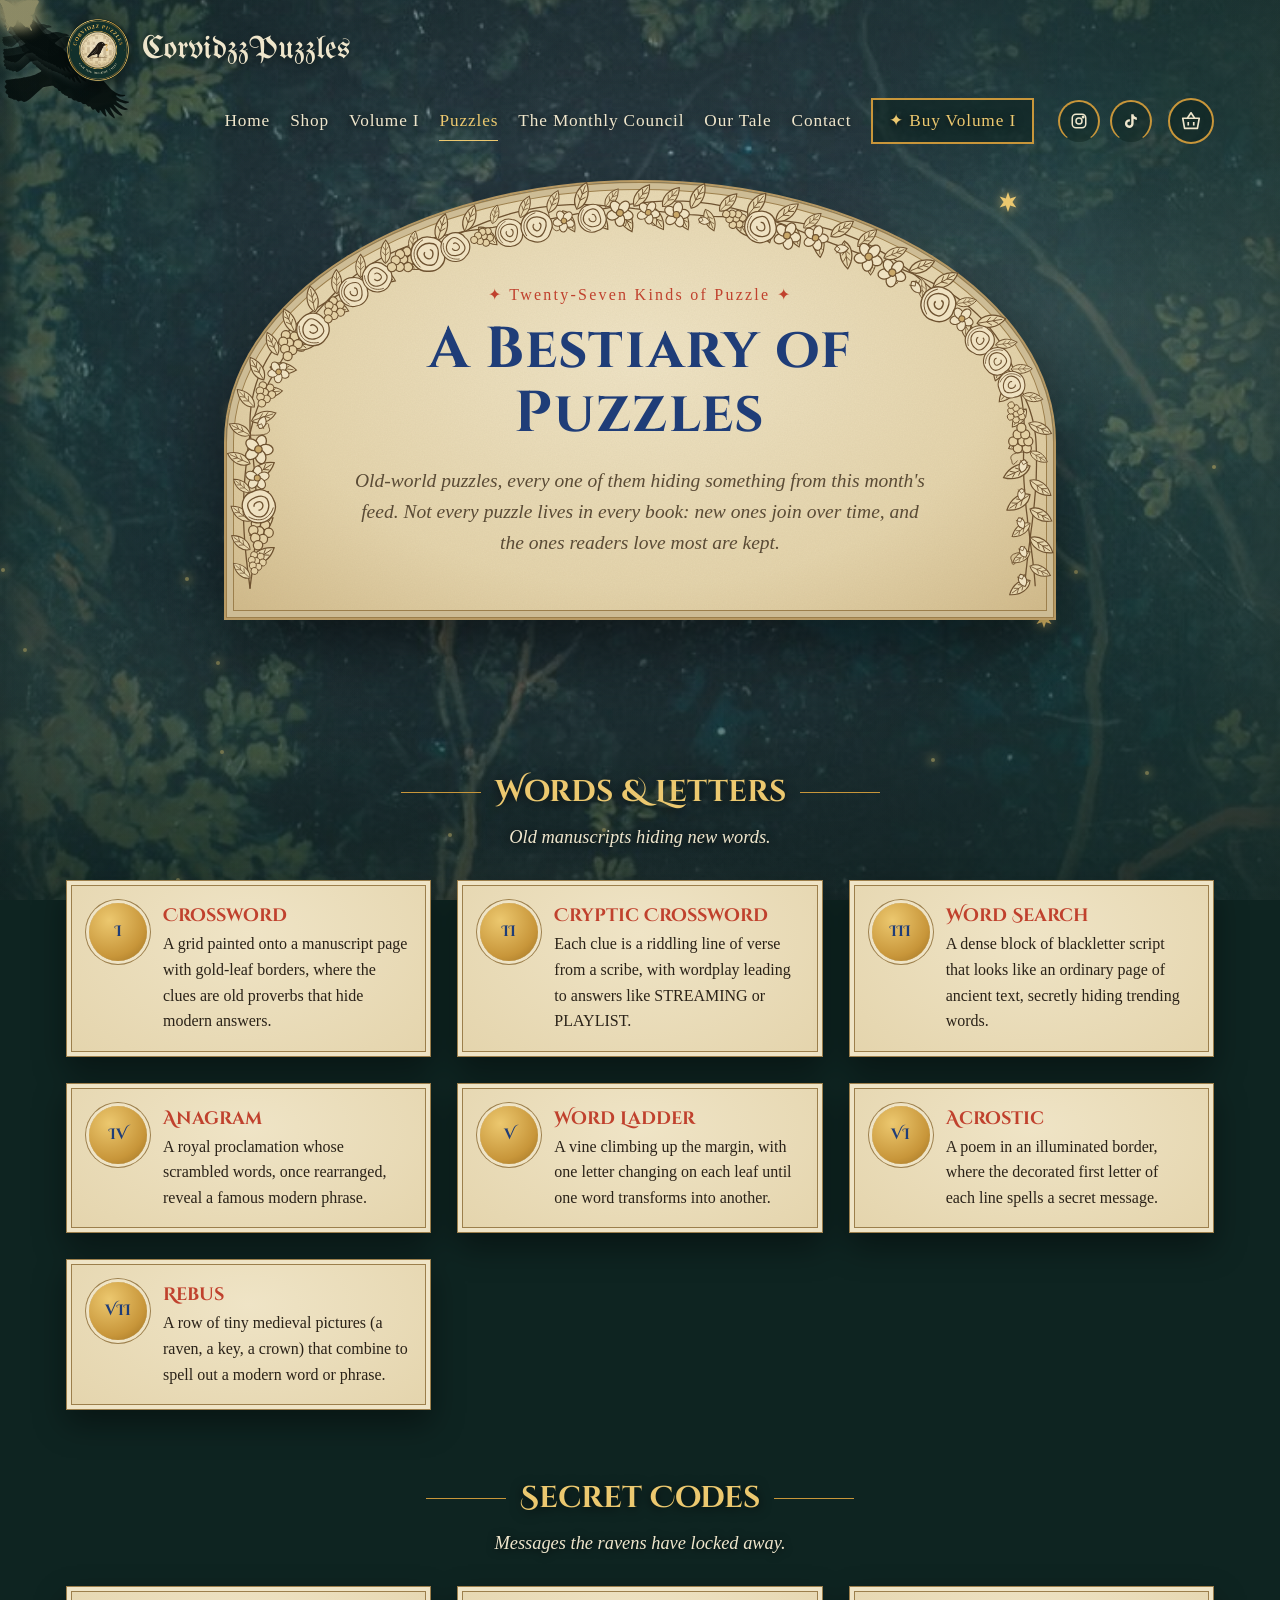
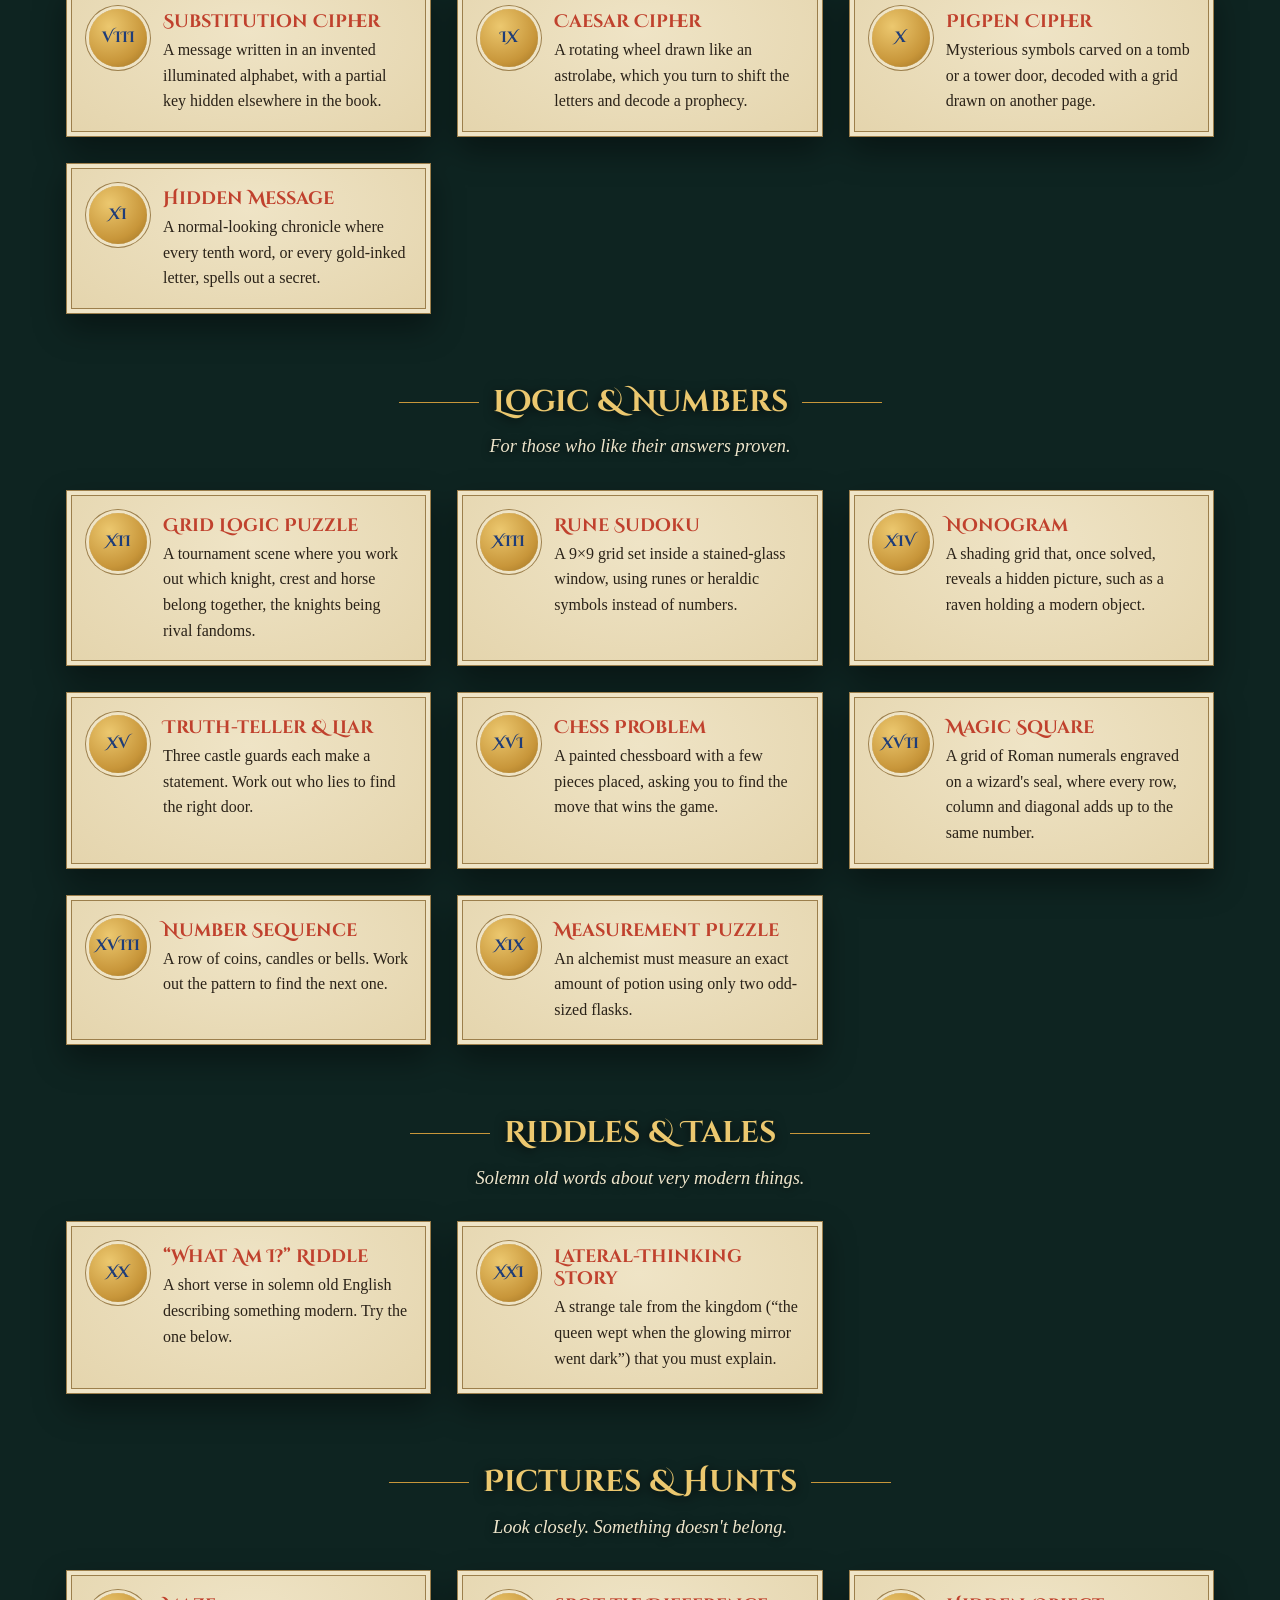
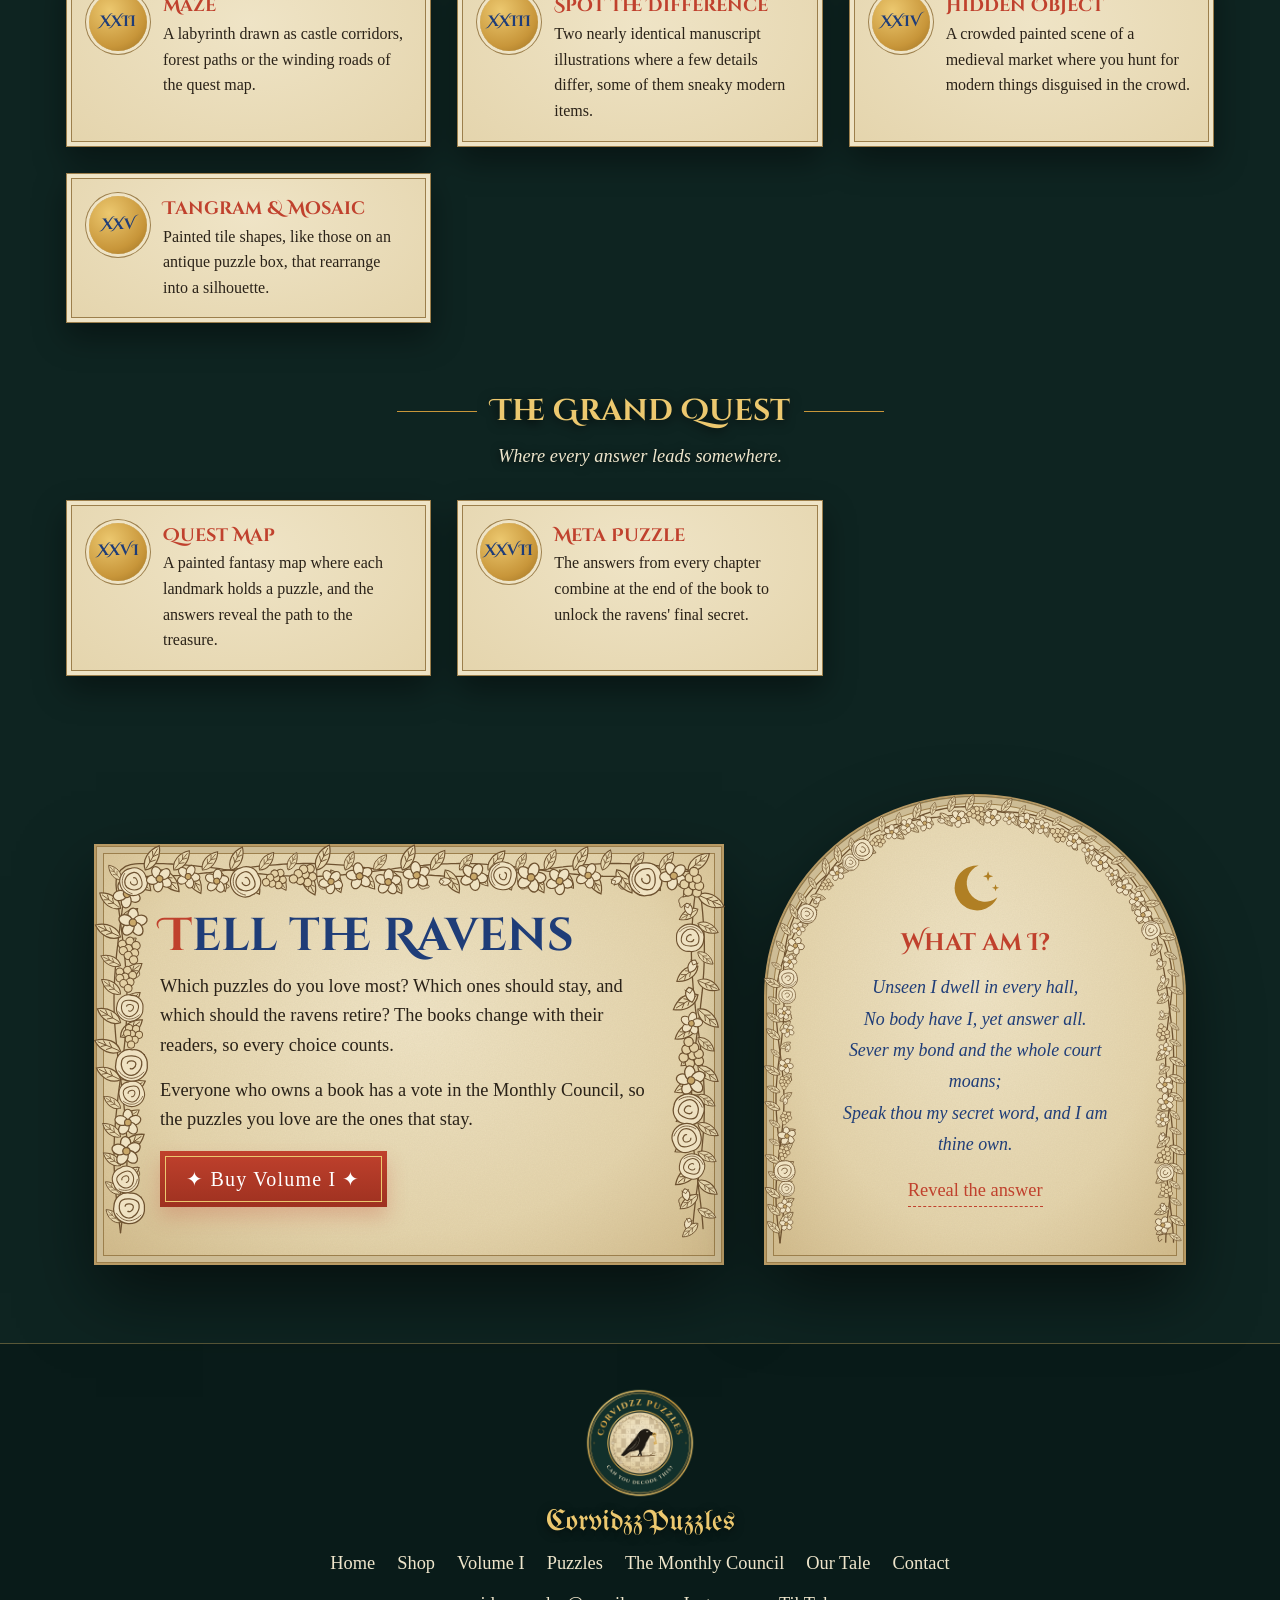
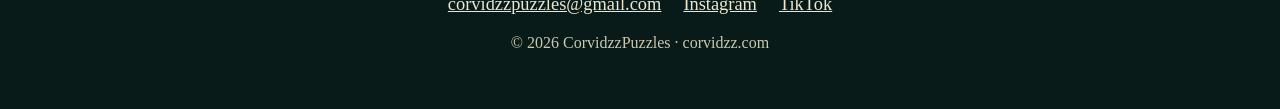
<file: website/puzzles.html>
<!doctype html>
<html lang="en">
<head>
  <meta charset="utf-8">
  <meta name="viewport" content="width=device-width, initial-scale=1">
  <title>A Bestiary of Puzzles | CorvidzzPuzzles</title>
  <meta name="description" content="Crosswords, ciphers, riddles, logic puzzles, mazes and quest maps, all painted like a medieval manuscript and all about what's trending now.">
  <meta property="og:title" content="A Bestiary of Puzzles | CorvidzzPuzzles">
  <meta property="og:description" content="Crosswords, ciphers, riddles, logic puzzles, mazes and quest maps, all painted like a medieval manuscript and all about what's trending now.">
  <meta property="og:type" content="website">
  <meta property="og:url" content="https://corvidzz.com/puzzles.html">
  <meta property="og:image" content="https://corvidzz.com/assets/img/share-preview.jpg">
  <meta name="twitter:card" content="summary_large_image">
  <meta name="theme-color" content="#0e2421">
  <link rel="icon" type="image/png" href="assets/img/favicon.png">
  <link rel="apple-touch-icon" href="assets/img/apple-touch-icon.png">
  <link rel="preload" as="image" href="assets/img/forest-night.jpg">
  <link rel="preconnect" href="https://fonts.googleapis.com">
  <link rel="preconnect" href="https://fonts.gstatic.com" crossorigin>
  <link href="https://fonts.googleapis.com/css2?family=IM+Fell+English:ital@0;1&family=IM+Fell+English+SC&family=UnifrakturMaguntia&family=Cinzel+Decorative:wght@400;700;900&family=Cinzel:wght@700;800&display=swap" rel="stylesheet">
  <link rel="stylesheet" href="css/site.css">
</head>
<body>
  <a class="skip" href="#main">Skip to the content</a>

  <div class="sky" id="sky" aria-hidden="true">
    <div class="fog"></div>
    <div class="fog two"></div>
    <div class="veil"></div>
  </div>

  <header class="topbar">
    <a class="brand" href="index.html" aria-label="CorvidzzPuzzles home">
      <img class="brand-logo" src="assets/img/logo.png" width="480" height="480" alt="">
      <span class="wordmark">CorvidzzPuzzles</span>
    </a>
    <button type="button" class="basket-btn" data-open-basket aria-label="Open your basket">
      <svg viewBox="0 0 24 24" fill="none" stroke="currentColor" stroke-width="1.8" stroke-linejoin="round" aria-hidden="true"><path d="M3 9h18l-2 11H5z"/><path d="M8 9l4-6 4 6"/><path d="M9 13v4M15 13v4"/></svg><span class="basket-count" data-basket-count hidden>0</span>
    </button>
    <button type="button" class="menu-btn" id="menu-btn" aria-controls="site-nav" aria-expanded="false" aria-label="Menu">
      <svg viewBox="0 0 24 24" fill="none" stroke="currentColor" stroke-width="2" stroke-linecap="round" aria-hidden="true"><path d="M4 7h16M4 12h16M4 17h16"/></svg>
    </button>
    <nav class="site-nav" id="site-nav" aria-label="Main">
      <a href="index.html">Home</a>
      <a href="shop.html">Shop</a>
      <a href="book.html">Volume I</a>
      <a href="puzzles.html" aria-current="page">Puzzles</a>
      <a href="council.html">The Monthly Council</a>
      <a href="about.html">Our Tale</a>
      <a href="contact.html">Contact</a>
      <a class="nav-join" href="book.html">&#10022; Buy Volume I</a>
      <span class="social">
        <a href="https://www.instagram.com/corvidzzpuzzles/" target="_blank" rel="noopener" aria-label="Instagram"><svg viewBox="0 0 24 24" fill="none" stroke="currentColor" stroke-width="2" aria-hidden="true"><rect x="3" y="3" width="18" height="18" rx="5"/><circle cx="12" cy="12" r="4"/><circle cx="17.5" cy="6.5" r="1" fill="currentColor"/></svg></a>
        <a href="https://www.tiktok.com/@corvidzzpuzzles" target="_blank" rel="noopener" aria-label="TikTok"><svg viewBox="0 0 24 24" fill="currentColor" aria-hidden="true"><path d="M16.6 5.8A4.3 4.3 0 0 1 15.5 3h-3.2v12.4a2.6 2.6 0 1 1-2.6-2.6c.3 0 .5 0 .8.1V9.7a5.8 5.8 0 1 0 5 5.7V9.1a7.4 7.4 0 0 0 4.3 1.4V7.3a4.3 4.3 0 0 1-3.2-1.5z"/></svg></a>
      </span>
    </nav>
  </header>

  <main id="main">
    <section class="page-hero">
    <span class="twinkle" style="top:30px;right:6%;width:20px;height:20px" aria-hidden="true"><svg><use href="#star"/></svg></span>
    <span class="twinkle" style="top:46%;left:2%;width:16px;height:16px;animation-delay:1.2s" aria-hidden="true"><svg><use href="#star"/></svg></span>
    <span class="twinkle" style="bottom:60px;right:2%;width:18px;height:18px;animation-delay:2.1s" aria-hidden="true"><svg><use href="#star"/></svg></span>
      <div class="panel arch" data-garland>
      <p class="kicker">&#10022; Twenty-Seven Kinds of Puzzle &#10022;</p>
      <h1>A Bestiary of Puzzles</h1>
      <p class="lede">Old-world puzzles, every one of them hiding something from this month's feed. Not every puzzle lives in every book: new ones join over time, and the ones readers love most are kept.</p>
      </div>
    </section>

    <section class="bestiary">
      <div class="chapter">
        <h2 class="chapter-title">Words &amp; Letters</h2>
        <p class="chapter-lead">Old manuscripts hiding new words.</p>
        <div class="scrolls">
          <div class="scroll"><span class="medal">I</span><div><h3>Crossword</h3><p>A grid painted onto a manuscript page with gold-leaf borders, where the clues are old proverbs that hide modern answers.</p></div></div>
          <div class="scroll"><span class="medal">II</span><div><h3>Cryptic Crossword</h3><p>Each clue is a riddling line of verse from a scribe, with wordplay leading to answers like STREAMING or PLAYLIST.</p></div></div>
          <div class="scroll"><span class="medal">III</span><div><h3>Word Search</h3><p>A dense block of blackletter script that looks like an ordinary page of ancient text, secretly hiding trending words.</p></div></div>
          <div class="scroll"><span class="medal">IV</span><div><h3>Anagram</h3><p>A royal proclamation whose scrambled words, once rearranged, reveal a famous modern phrase.</p></div></div>
          <div class="scroll"><span class="medal">V</span><div><h3>Word Ladder</h3><p>A vine climbing up the margin, with one letter changing on each leaf until one word transforms into another.</p></div></div>
          <div class="scroll"><span class="medal">VI</span><div><h3>Acrostic</h3><p>A poem in an illuminated border, where the decorated first letter of each line spells a secret message.</p></div></div>
          <div class="scroll"><span class="medal">VII</span><div><h3>Rebus</h3><p>A row of tiny medieval pictures (a raven, a key, a crown) that combine to spell out a modern word or phrase.</p></div></div>
        </div>
      </div>
      <div class="chapter">
        <h2 class="chapter-title">Secret Codes</h2>
        <p class="chapter-lead">Messages the ravens have locked away.</p>
        <div class="scrolls">
          <div class="scroll"><span class="medal">VIII</span><div><h3>Substitution Cipher</h3><p>A message written in an invented illuminated alphabet, with a partial key hidden elsewhere in the book.</p></div></div>
          <div class="scroll"><span class="medal">IX</span><div><h3>Caesar Cipher</h3><p>A rotating wheel drawn like an astrolabe, which you turn to shift the letters and decode a prophecy.</p></div></div>
          <div class="scroll"><span class="medal">X</span><div><h3>Pigpen Cipher</h3><p>Mysterious symbols carved on a tomb or a tower door, decoded with a grid drawn on another page.</p></div></div>
          <div class="scroll"><span class="medal">XI</span><div><h3>Hidden Message</h3><p>A normal-looking chronicle where every tenth word, or every gold-inked letter, spells out a secret.</p></div></div>
        </div>
      </div>
      <div class="chapter">
        <h2 class="chapter-title">Logic &amp; Numbers</h2>
        <p class="chapter-lead">For those who like their answers proven.</p>
        <div class="scrolls">
          <div class="scroll"><span class="medal">XII</span><div><h3>Grid Logic Puzzle</h3><p>A tournament scene where you work out which knight, crest and horse belong together, the knights being rival fandoms.</p></div></div>
          <div class="scroll"><span class="medal">XIII</span><div><h3>Rune Sudoku</h3><p>A 9&times;9 grid set inside a stained-glass window, using runes or heraldic symbols instead of numbers.</p></div></div>
          <div class="scroll"><span class="medal">XIV</span><div><h3>Nonogram</h3><p>A shading grid that, once solved, reveals a hidden picture, such as a raven holding a modern object.</p></div></div>
          <div class="scroll"><span class="medal">XV</span><div><h3>Truth-teller &amp; Liar</h3><p>Three castle guards each make a statement. Work out who lies to find the right door.</p></div></div>
          <div class="scroll"><span class="medal">XVI</span><div><h3>Chess Problem</h3><p>A painted chessboard with a few pieces placed, asking you to find the move that wins the game.</p></div></div>
          <div class="scroll"><span class="medal">XVII</span><div><h3>Magic Square</h3><p>A grid of Roman numerals engraved on a wizard's seal, where every row, column and diagonal adds up to the same number.</p></div></div>
          <div class="scroll"><span class="medal">XVIII</span><div><h3>Number Sequence</h3><p>A row of coins, candles or bells. Work out the pattern to find the next one.</p></div></div>
          <div class="scroll"><span class="medal">XIX</span><div><h3>Measurement Puzzle</h3><p>An alchemist must measure an exact amount of potion using only two odd-sized flasks.</p></div></div>
        </div>
      </div>
      <div class="chapter">
        <h2 class="chapter-title">Riddles &amp; Tales</h2>
        <p class="chapter-lead">Solemn old words about very modern things.</p>
        <div class="scrolls">
          <div class="scroll"><span class="medal">XX</span><div><h3>&ldquo;What Am I?&rdquo; Riddle</h3><p>A short verse in solemn old English describing something modern. Try the one below.</p></div></div>
          <div class="scroll"><span class="medal">XXI</span><div><h3>Lateral-Thinking Story</h3><p>A strange tale from the kingdom (&ldquo;the queen wept when the glowing mirror went dark&rdquo;) that you must explain.</p></div></div>
        </div>
      </div>
      <div class="chapter">
        <h2 class="chapter-title">Pictures &amp; Hunts</h2>
        <p class="chapter-lead">Look closely. Something doesn't belong.</p>
        <div class="scrolls">
          <div class="scroll"><span class="medal">XXII</span><div><h3>Maze</h3><p>A labyrinth drawn as castle corridors, forest paths or the winding roads of the quest map.</p></div></div>
          <div class="scroll"><span class="medal">XXIII</span><div><h3>Spot the Difference</h3><p>Two nearly identical manuscript illustrations where a few details differ, some of them sneaky modern items.</p></div></div>
          <div class="scroll"><span class="medal">XXIV</span><div><h3>Hidden Object</h3><p>A crowded painted scene of a medieval market where you hunt for modern things disguised in the crowd.</p></div></div>
          <div class="scroll"><span class="medal">XXV</span><div><h3>Tangram &amp; Mosaic</h3><p>Painted tile shapes, like those on an antique puzzle box, that rearrange into a silhouette.</p></div></div>
        </div>
      </div>
      <div class="chapter">
        <h2 class="chapter-title">The Grand Quest</h2>
        <p class="chapter-lead">Where every answer leads somewhere.</p>
        <div class="scrolls">
          <div class="scroll"><span class="medal">XXVI</span><div><h3>Quest Map</h3><p>A painted fantasy map where each landmark holds a puzzle, and the answers reveal the path to the treasure.</p></div></div>
          <div class="scroll"><span class="medal">XXVII</span><div><h3>Meta Puzzle</h3><p>The answers from every chapter combine at the end of the book to unlock the ravens' final secret.</p></div></div>
        </div>
      </div>
    </section>

    <section class="tale">
      <div class="panel" data-garland>
        <h2 class="section-title"><span class="i-red">T</span>ell the Ravens</h2>
        <p>Which puzzles do you love most? Which ones should stay, and which should the ravens retire? The books change with their readers, so every choice counts.</p>
        <p>Everyone who owns a book has a vote in the Monthly Council, so the puzzles you love are the ones that stay.</p>
        <div class="actions" style="justify-content:flex-start"><a class="btn" href="book.html">&#10022; Buy Volume I &#10022;</a></div>
      </div>

      <div class="panel arch riddle" data-garland>
        <svg class="ornament" aria-hidden="true"><use href="#moon"/></svg>
        <h3>What am I?</h3>
        <p class="verse">
          Unseen I dwell in every hall,<br>
          No body have I, yet answer all.<br>
          Sever my bond and the whole court moans;<br>
          Speak thou my secret word, and I am thine own.
        </p>
        <details>
          <summary>Reveal the answer</summary>
          <p class="answer">I am thy <b>Wi-Fi</b>, and my secret word is the password.</p>
        </details>
      </div>
    </section>
  </main>

  <footer>
    <img class="footer-logo" src="assets/img/logo.png" width="480" height="480" alt="" loading="lazy">
    <div class="wordmark">CorvidzzPuzzles</div>
    <nav class="foot-nav" aria-label="Pages">
      <a href="index.html">Home</a>
      <a href="shop.html">Shop</a>
      <a href="book.html">Volume I</a>
      <a href="puzzles.html">Puzzles</a>
      <a href="council.html">The Monthly Council</a>
      <a href="about.html">Our Tale</a>
      <a href="contact.html">Contact</a>
    </nav>
    <nav aria-label="Contact">
      <a href="mailto:corvidzzpuzzles@gmail.com">corvidzzpuzzles@gmail.com</a>
      <a href="https://www.instagram.com/corvidzzpuzzles/" target="_blank" rel="noopener">Instagram</a>
      <a href="https://www.tiktok.com/@corvidzzpuzzles" target="_blank" rel="noopener">TikTok</a>
    </nav>
    <p>&copy; <span class="year"></span> CorvidzzPuzzles &middot; corvidzz.com</p>
  </footer>

  <script src="js/site.js"></script>
</body>
</html>
</file>
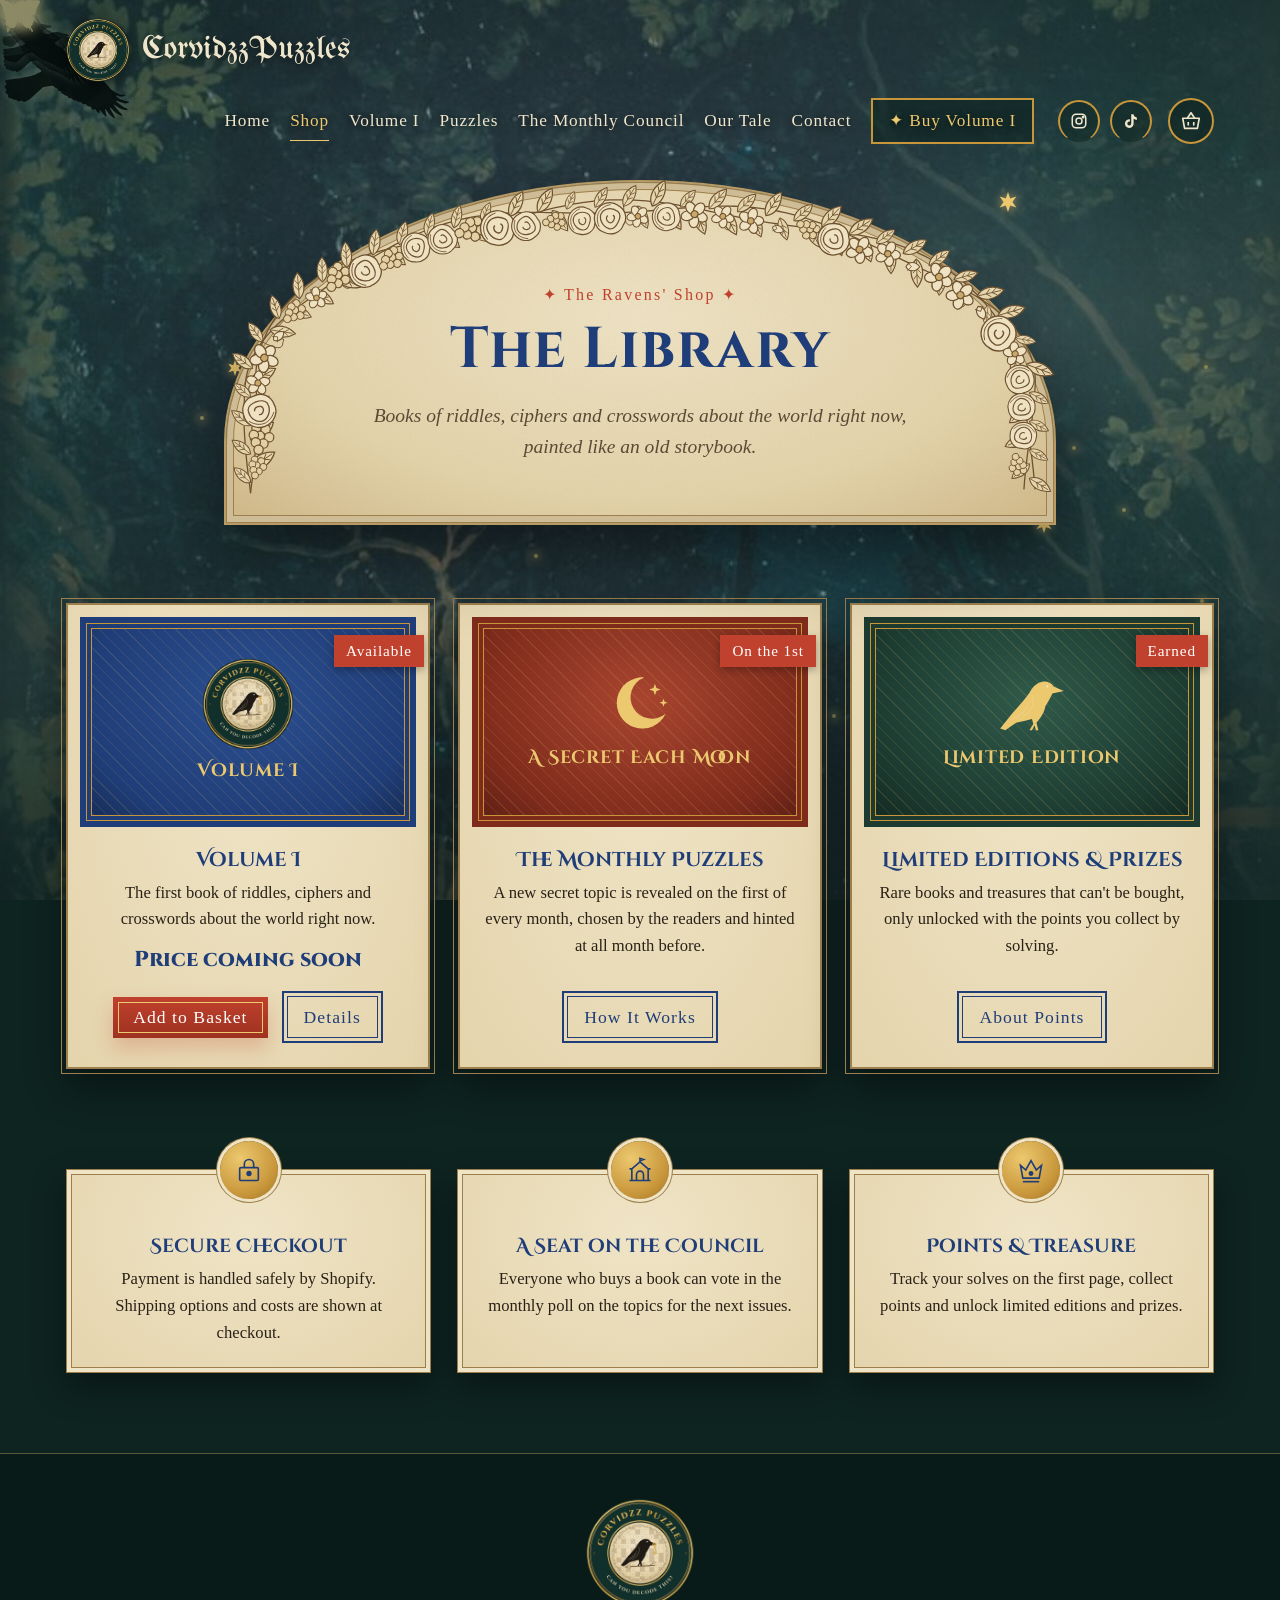
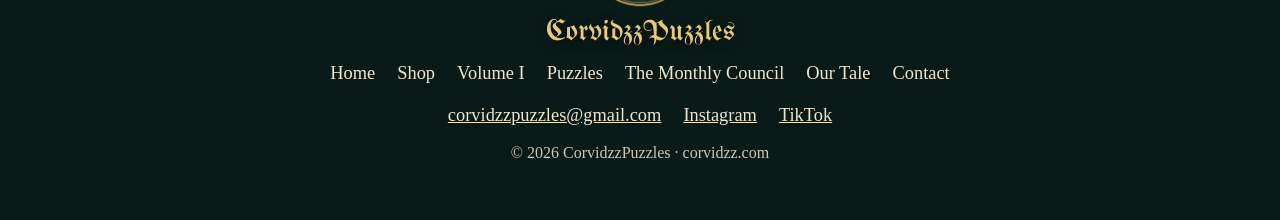
<file: website/shop.html>
<!doctype html>
<html lang="en">
<head>
  <meta charset="utf-8">
  <meta name="viewport" content="width=device-width, initial-scale=1">
  <title>Shop | CorvidzzPuzzles</title>
  <meta name="description" content="Shop CorvidzzPuzzles books: riddles, ciphers and crosswords about today's pop culture, painted like a medieval manuscript.">
  <meta property="og:title" content="Shop | CorvidzzPuzzles">
  <meta property="og:description" content="Shop CorvidzzPuzzles books: riddles, ciphers and crosswords about today's pop culture, painted like a medieval manuscript.">
  <meta property="og:type" content="website">
  <meta property="og:url" content="https://corvidzz.com/shop.html">
  <meta property="og:image" content="https://corvidzz.com/assets/img/share-preview.jpg">
  <meta name="twitter:card" content="summary_large_image">
  <meta name="theme-color" content="#0e2421">
  <link rel="icon" type="image/png" href="assets/img/favicon.png">
  <link rel="apple-touch-icon" href="assets/img/apple-touch-icon.png">
  <link rel="preload" as="image" href="assets/img/forest-night.jpg">
  <link rel="preconnect" href="https://fonts.googleapis.com">
  <link rel="preconnect" href="https://fonts.gstatic.com" crossorigin>
  <link href="https://fonts.googleapis.com/css2?family=IM+Fell+English:ital@0;1&family=IM+Fell+English+SC&family=UnifrakturMaguntia&family=Cinzel+Decorative:wght@400;700;900&family=Cinzel:wght@700;800&display=swap" rel="stylesheet">
  <link rel="stylesheet" href="css/site.css">
</head>
<body>
  <a class="skip" href="#main">Skip to the content</a>

  <div class="sky" id="sky" aria-hidden="true">
    <div class="fog"></div>
    <div class="fog two"></div>
    <div class="veil"></div>
  </div>

  <header class="topbar">
    <a class="brand" href="index.html" aria-label="CorvidzzPuzzles home">
      <img class="brand-logo" src="assets/img/logo.png" width="480" height="480" alt="">
      <span class="wordmark">CorvidzzPuzzles</span>
    </a>
    <button type="button" class="basket-btn" data-open-basket aria-label="Open your basket">
      <svg viewBox="0 0 24 24" fill="none" stroke="currentColor" stroke-width="1.8" stroke-linejoin="round" aria-hidden="true"><path d="M3 9h18l-2 11H5z"/><path d="M8 9l4-6 4 6"/><path d="M9 13v4M15 13v4"/></svg><span class="basket-count" data-basket-count hidden>0</span>
    </button>
    <button type="button" class="menu-btn" id="menu-btn" aria-controls="site-nav" aria-expanded="false" aria-label="Menu">
      <svg viewBox="0 0 24 24" fill="none" stroke="currentColor" stroke-width="2" stroke-linecap="round" aria-hidden="true"><path d="M4 7h16M4 12h16M4 17h16"/></svg>
    </button>
    <nav class="site-nav" id="site-nav" aria-label="Main">
      <a href="index.html">Home</a>
      <a href="shop.html" aria-current="page">Shop</a>
      <a href="book.html">Volume I</a>
      <a href="puzzles.html">Puzzles</a>
      <a href="council.html">The Monthly Council</a>
      <a href="about.html">Our Tale</a>
      <a href="contact.html">Contact</a>
      <a class="nav-join" href="book.html">&#10022; Buy Volume I</a>
      <span class="social">
        <a href="https://www.instagram.com/corvidzzpuzzles/" target="_blank" rel="noopener" aria-label="Instagram"><svg viewBox="0 0 24 24" fill="none" stroke="currentColor" stroke-width="2" aria-hidden="true"><rect x="3" y="3" width="18" height="18" rx="5"/><circle cx="12" cy="12" r="4"/><circle cx="17.5" cy="6.5" r="1" fill="currentColor"/></svg></a>
        <a href="https://www.tiktok.com/@corvidzzpuzzles" target="_blank" rel="noopener" aria-label="TikTok"><svg viewBox="0 0 24 24" fill="currentColor" aria-hidden="true"><path d="M16.6 5.8A4.3 4.3 0 0 1 15.5 3h-3.2v12.4a2.6 2.6 0 1 1-2.6-2.6c.3 0 .5 0 .8.1V9.7a5.8 5.8 0 1 0 5 5.7V9.1a7.4 7.4 0 0 0 4.3 1.4V7.3a4.3 4.3 0 0 1-3.2-1.5z"/></svg></a>
      </span>
    </nav>
  </header>

  <main id="main">
    <section class="page-hero">
    <span class="twinkle" style="top:30px;right:6%;width:20px;height:20px" aria-hidden="true"><svg><use href="#star"/></svg></span>
    <span class="twinkle" style="top:46%;left:2%;width:16px;height:16px;animation-delay:1.2s" aria-hidden="true"><svg><use href="#star"/></svg></span>
    <span class="twinkle" style="bottom:60px;right:2%;width:18px;height:18px;animation-delay:2.1s" aria-hidden="true"><svg><use href="#star"/></svg></span>
      <div class="panel arch" data-garland>
      <p class="kicker">&#10022; The Ravens' Shop &#10022;</p>
      <h1>The Library</h1>
      <p class="lede">Books of riddles, ciphers and crosswords about the world right now, painted like an old storybook.</p>
      </div>
    </section>

    <section class="wrap" aria-label="Books" style="padding-top:10px">
      <div class="volumes">
        <article class="volume">
          <a class="spine" href="book.html" aria-label="See Volume I">
            <span class="ribbon">Available</span>
            <div><img src="assets/img/logo.png" width="480" height="480" alt="" loading="lazy"><span class="vol">Volume I</span></div>
          </a>
          <div class="body">
            <h3><a href="book.html">Volume I</a></h3>
            <p>The first book of riddles, ciphers and crosswords about the world right now.</p>
            <p class="price-line"><span class="price" data-price="volume-1"></span></p>
            <div class="actions">
              <button type="button" class="btn" data-add="volume-1">Add to Basket</button>
              <a class="btn ghost" href="book.html">Details</a>
            </div>
          </div>
        </article>
        <article class="volume red">
          <div class="spine">
            <span class="ribbon">On the 1st</span>
            <div><svg class="raven" aria-hidden="true"><use href="#moon"/></svg><span class="vol">A Secret Each Moon</span></div>
          </div>
          <div class="body">
            <h3>The Monthly Puzzles</h3>
            <p>A new secret topic is revealed on the first of every month, chosen by the readers and hinted at all month before.</p>
            <a class="btn ghost" href="council.html">How It Works</a>
          </div>
        </article>
        <article class="volume green">
          <div class="spine">
            <span class="ribbon">Earned</span>
            <div><svg class="raven" aria-hidden="true"><use href="#raven"/></svg><span class="vol">Limited Edition</span></div>
          </div>
          <div class="body">
            <h3>Limited Editions &amp; Prizes</h3>
            <p>Rare books and treasures that can't be bought, only unlocked with the points you collect by solving.</p>
            <a class="btn ghost" href="council.html#points">About Points</a>
          </div>
        </article>
      </div>
    </section>

    <section class="wrap" aria-label="Why buy from the ravens" style="padding-top:20px">
      <div class="cycle">
        <article class="step">
          <span class="medal"><svg viewBox="0 0 24 24" fill="none" stroke="currentColor" stroke-width="1.4" aria-hidden="true"><rect x="4" y="10" width="16" height="11" rx="1"/><path d="M8 10V7a4 4 0 0 1 8 0v3"/><circle cx="12" cy="15" r="1.6" fill="currentColor"/></svg></span>
          <h3>Secure Checkout</h3>
          <p>Payment is handled safely by Shopify. Shipping options and costs are shown at checkout.</p>
        </article>
        <article class="step">
          <span class="medal"><svg viewBox="0 0 24 24" fill="none" stroke="currentColor" stroke-width="1.4" aria-hidden="true"><path d="M3 21h18M5 21V11l7-6 7 6v10"/><path d="M9 21v-5a3 3 0 0 1 6 0v5"/><path d="M12 5V2l3 1-3 1"/><path d="M3 11l2 0M19 11h2"/></svg></span>
          <h3>A Seat on the Council</h3>
          <p>Everyone who buys a book can vote in the monthly poll on the topics for the next issues.</p>
        </article>
        <article class="step">
          <span class="medal"><svg viewBox="0 0 24 24" fill="none" stroke="currentColor" stroke-width="1.4" aria-hidden="true"><path d="M3 8l4.5 4L12 4l4.5 8L21 8l-2 11H5z"/><path d="M5 22h14"/><circle cx="12" cy="15" r="1.4" fill="currentColor"/></svg></span>
          <h3>Points &amp; Treasure</h3>
          <p>Track your solves on the first page, collect points and unlock limited editions and prizes.</p>
        </article>
      </div>
    </section>
  </main>

  <footer>
    <img class="footer-logo" src="assets/img/logo.png" width="480" height="480" alt="" loading="lazy">
    <div class="wordmark">CorvidzzPuzzles</div>
    <nav class="foot-nav" aria-label="Pages">
      <a href="index.html">Home</a>
      <a href="shop.html">Shop</a>
      <a href="book.html">Volume I</a>
      <a href="puzzles.html">Puzzles</a>
      <a href="council.html">The Monthly Council</a>
      <a href="about.html">Our Tale</a>
      <a href="contact.html">Contact</a>
    </nav>
    <nav aria-label="Contact">
      <a href="mailto:corvidzzpuzzles@gmail.com">corvidzzpuzzles@gmail.com</a>
      <a href="https://www.instagram.com/corvidzzpuzzles/" target="_blank" rel="noopener">Instagram</a>
      <a href="https://www.tiktok.com/@corvidzzpuzzles" target="_blank" rel="noopener">TikTok</a>
    </nav>
    <p>&copy; <span class="year"></span> CorvidzzPuzzles &middot; corvidzz.com</p>
  </footer>

  <script src="js/site.js"></script>
</body>
</html>
</file>
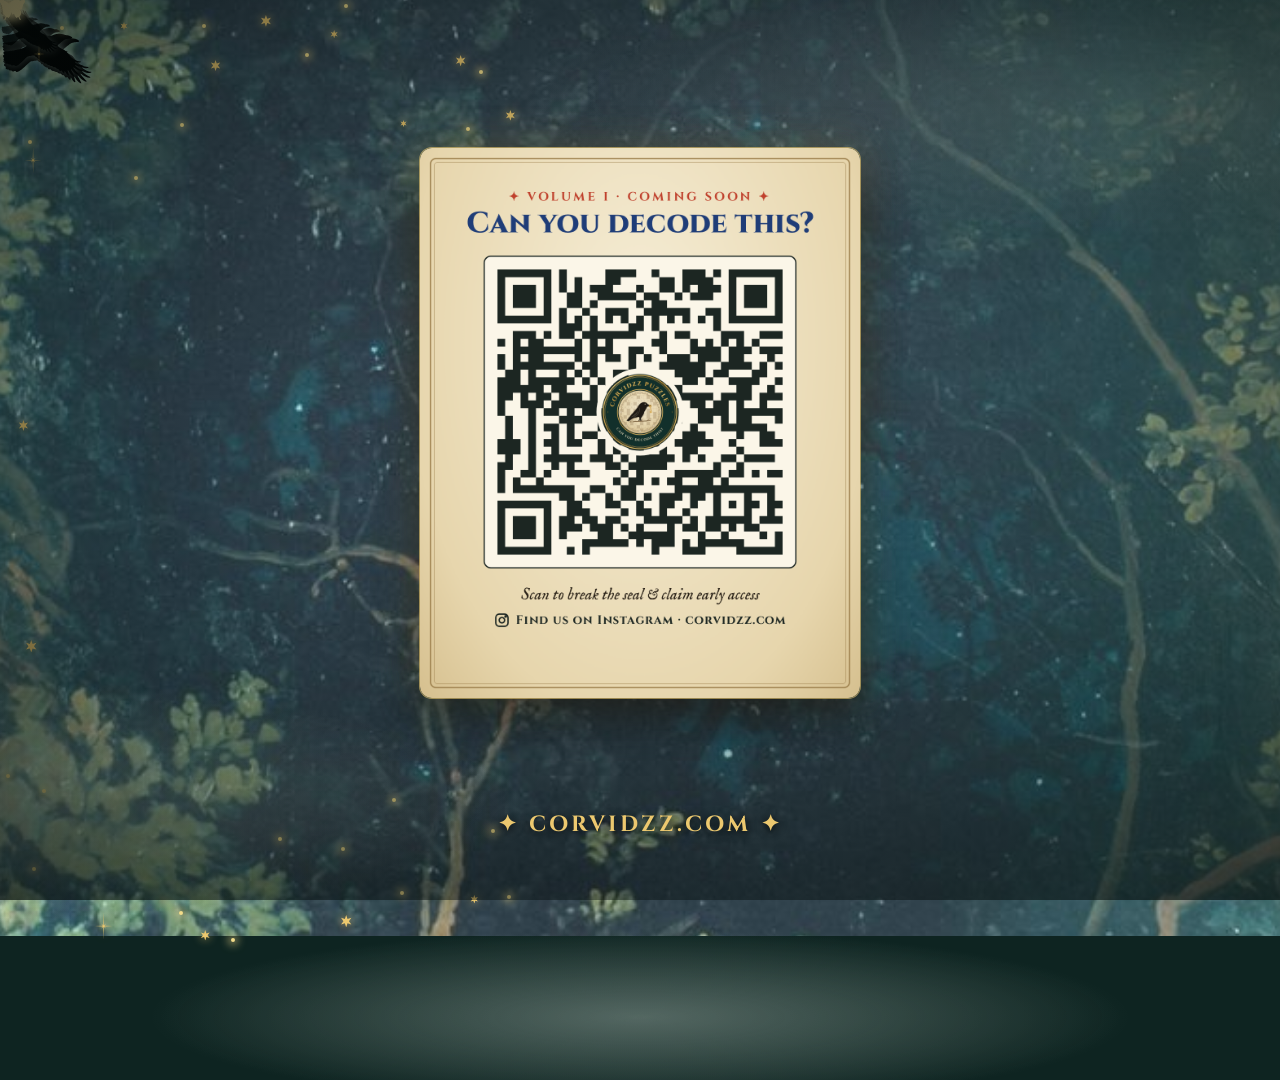
<file: brand/video/scene.html>
<!doctype html>
<!-- Looping social video scene (9:16). Open with ?qr=instagram or ?qr=tiktok.
     Every animation repeats a whole number of times in LOOP seconds, so the last frame
     matches the first. Rendered to MP4 by brand/video/render.js. -->
<html><head><meta charset="utf-8">
<style>
  :root { --loop: 12s; }
  html, body { margin: 0; width: 540px; height: 960px; overflow: hidden; background: #0e2421; }
  .bg { position: absolute; inset: -4%; background: url("../../assets/img/forest-night.jpg") center / cover; animation: breathe 12s ease-in-out infinite; }
  @keyframes breathe { 0%,100% { transform: scale(1); } 50% { transform: scale(1.04); } }
  .veil { position: absolute; inset: 0; background: radial-gradient(ellipse at 50% 45%, rgba(8,22,20,.05) 30%, rgba(3,10,9,.7) 100%); }
  .fog { position: absolute; inset: -20% -60%;
    background: radial-gradient(ellipse 30% 14% at 25% 78%, rgba(210,225,215,.2), transparent 70%),
                radial-gradient(ellipse 35% 16% at 70% 22%, rgba(210,225,215,.14), transparent 70%),
                radial-gradient(ellipse 25% 10% at 50% 95%, rgba(210,225,215,.22), transparent 70%);
    animation: fog 6s ease-in-out infinite alternate; }
  .fog.two { animation-direction: alternate-reverse; opacity: .8; }
  @keyframes fog { from { transform: translateX(-8%); } to { transform: translateX(8%); } }

  .star { position: absolute; color: #ecc86f; filter: drop-shadow(0 0 5px rgba(236,200,111,.9)); animation: tw var(--t) ease-in-out infinite; animation-delay: var(--d); }
  .star svg { display: block; width: 100%; height: 100%; }
  @keyframes tw { 0%,100% { opacity: .2; transform: scale(.75); } 50% { opacity: 1; transform: scale(1.1); } }
  .fly { position: absolute; width: 4px; height: 4px; border-radius: 50%; background: #f3dc8a; box-shadow: 0 0 9px 3px rgba(243,220,138,.6);
    animation: drift var(--t) ease-in-out infinite alternate, glow var(--g) ease-in-out infinite; animation-delay: var(--d), var(--d); }
  @keyframes drift { to { transform: translate(var(--x), var(--y)); } }
  @keyframes glow { 0%,100% { opacity: .1; } 50% { opacity: 1; } }

  .raven { position: absolute; left: 0; top: 0; }
  .raven img { display: block; width: 100%; filter: brightness(0) drop-shadow(0 0 4px rgba(205,225,215,.4)); transform-origin: 50% 55%; animation: beat 3s ease-in-out infinite; }
  @keyframes beat { 0%,34%,100% { transform: scaleY(1); } 8%,24% { transform: translateY(-2px) scaleY(.84); } 16% { transform: scaleY(1.03); } }
  .r1 { width: 92px;  animation: p1 12s linear infinite; }
  .r2 { width: 70px;  animation: p2 12s ease-in-out infinite; }
  .r3 { width: 84px;  animation: p3 12s linear infinite; animation-delay: -5s; }
  .r4 { width: 44px;  opacity: .7; animation: p4 6s ease-in-out infinite; }
  .r5 { width: 58px;  opacity: .85; animation: p5 12s ease-in-out infinite; animation-delay: -3s; }
  /* across the top, hesitating over the card, then away */
  @keyframes p1 { 0% { transform: translate(-130px, 120px) scaleX(1) rotate(6deg); } 35% { transform: translate(170px, 50px) scaleX(1) rotate(-6deg); }
                  50% { transform: translate(250px, 90px) scaleX(1) rotate(8deg); } 65% { transform: translate(330px, 40px) scaleX(1) rotate(-4deg); }
                  100% { transform: translate(640px, 110px) scaleX(1) rotate(4deg); } }
  /* circling the top-right corner */
  @keyframes p2 { 0%,100% { transform: translate(430px, 150px) scaleX(1) rotate(0); } 25% { transform: translate(470px, 220px) scaleX(1) rotate(22deg); }
                  50% { transform: translate(420px, 280px) scaleX(-1) rotate(-8deg); } 75% { transform: translate(370px, 210px) scaleX(-1) rotate(-22deg); } }
  /* low across the bottom, right to left */
  @keyframes p3 { 0% { transform: translate(620px, 770px) scaleX(-1) rotate(-4deg); } 45% { transform: translate(280px, 745px) scaleX(-1) rotate(4deg); }
                  55% { transform: translate(230px, 765px) scaleX(-1) rotate(-6deg); } 100% { transform: translate(-140px, 740px) scaleX(-1) rotate(2deg); } }
  /* small and far, circling top-left */
  @keyframes p4 { 0%,100% { transform: translate(40px, 210px) scaleX(-1); } 50% { transform: translate(90px, 260px) scaleX(1); } }
  /* circling the bottom-left corner */
  @keyframes p5 { 0%,100% { transform: translate(20px, 660px) scaleX(1) rotate(-10deg); } 25% { transform: translate(55px, 720px) scaleX(1) rotate(14deg); }
                  50% { transform: translate(25px, 780px) scaleX(-1) rotate(4deg); } 75% { transform: translate(-10px, 715px) scaleX(-1) rotate(-14deg); } }

  .bfly { position: absolute; left: 0; top: 0; width: var(--s); animation: wander 6s ease-in-out infinite alternate; animation-delay: var(--d); }
  .bfly img { display: block; width: 100%; filter: drop-shadow(0 0 7px rgba(243,223,160,.9)); animation: flutter .3s ease-in-out infinite alternate; }
  @keyframes flutter { from { transform: rotate(var(--r)) scaleX(1); } to { transform: rotate(var(--r)) scaleX(.25); } }
  @keyframes wander { 0% { transform: translate(var(--x0), var(--y0)); } 33% { transform: translate(var(--x1), var(--y1)); } 66% { transform: translate(var(--x2), var(--y2)); } 100% { transform: translate(var(--x3), var(--y3)); } }

  .poster { position: absolute; left: 50%; top: 47%; width: 440px; transform: translate(-50%, -50%); animation: float 6s ease-in-out infinite; z-index: 5; }
  .poster img { display: block; width: 100%; border-radius: 12px; box-shadow: 0 0 0 1px rgba(236,200,111,.6), 0 18px 50px rgba(0,0,0,.65), 0 0 40px rgba(236,200,111,.25); }
  @keyframes float { 0%,100% { transform: translate(-50%, -50%); } 50% { transform: translate(-50%, calc(-50% - 7px)); } }
  .tag { position: absolute; left: 0; right: 0; bottom: 64px; text-align: center; z-index: 6;
    font: 700 22px/1 "Cinzel", Georgia, serif; letter-spacing: .14em; color: #ecc86f; text-shadow: 0 2px 10px rgba(0,0,0,.9); animation: pulse 4s ease-in-out infinite; }
  @keyframes pulse { 0%,100% { opacity: .7; } 50% { opacity: 1; } }
</style>
<link href="https://fonts.googleapis.com/css2?family=Cinzel:wght@700&display=swap" rel="stylesheet">
</head><body>
<svg width="0" height="0" style="position:absolute"><defs>
  <symbol id="star" viewBox="0 0 24 24"><path fill="currentColor" d="M12 0l2.6 7.8L22 5.5l-4.7 6.5L22 18.5l-7.4-2.3L12 24l-2.6-7.8L2 18.5l4.7-6.5L2 5.5l7.4 2.3z"/></symbol>
  <symbol id="sparkle" viewBox="-50 -50 100 100"><path fill="currentColor" d="M0 -50L1.2 -3L9.2 -9.2L3 -1.2L32 0L3 1.2L9.2 9.2L1.2 3L0 50L-1.2 3L-9.2 9.2L-3 1.2L-32 0L-3 -1.2L-9.2 -9.2L-1.2 -3Z"/></symbol>
</defs></svg>
<div class="bg"></div>
<div class="fog"></div><div class="fog two"></div>
<div id="sky"></div>
<div class="veil"></div>
<div class="poster"><img id="poster" alt=""></div>
<div class="tag">✦ CORVIDZZ.COM ✦</div>
<script>
  const qr = new URLSearchParams(location.search).get("qr") === "tiktok" ? "tiktok" : "instagram";
  document.getElementById("poster").src = "../qr/corvidzz-qr-" + qr + ".png";
  let seed = 7; const rnd = () => (seed = (seed * 16807) % 2147483647) / 2147483647;   // same scene every render
  const sky = document.getElementById("sky");
  const add = (html) => { const d = document.createElement("div"); d.innerHTML = html; const el = d.firstElementChild; sky.appendChild(el); return el; };

  ["r1", "r2", "r3", "r4", "r5"].forEach((c) => add('<div class="raven ' + c + '"><img src="../../assets/img/raven.svg" alt=""></div>'));

  // stars: top band, bottom band and the side margins around the poster
  const starSpots = [[30,40],[120,22],[210,60],[330,30],[455,55],[505,110],[20,140],[505,330],[18,420],[512,560],[25,640],[500,690],[90,905],[200,930],[340,915],[470,895],[260,15],[400,120]];
  starSpots.forEach(([x, y], i) => {
    const big = i % 6 === 0, s = big ? 18 + rnd() * 10 : 6 + rnd() * 7;
    const el = add('<span class="star"><svg><use href="#' + (big ? "sparkle" : "star") + '"/></svg></span>');
    Object.assign(el.style, { left: x + "px", top: y + "px", width: s + "px", height: (big ? s * 1.55 : s) + "px" });
    el.style.setProperty("--t", [2, 3, 4, 6][i % 4] + "s"); el.style.setProperty("--d", (-rnd() * 6).toFixed(2) + "s");
  });
  for (let i = 0; i < 22; i++) {
    const el = add('<span class="fly"></span>');
    Object.assign(el.style, { left: rnd() * 540 + "px", top: (rnd() < .5 ? 760 + rnd() * 190 : rnd() * 200) + "px" });
    el.style.setProperty("--t", [3, 6][i % 2] + "s"); el.style.setProperty("--g", [2, 3, 4][i % 3] + "s");
    el.style.setProperty("--x", (rnd() * 60 - 30).toFixed(0) + "px"); el.style.setProperty("--y", (-rnd() * 50).toFixed(0) + "px");
    el.style.setProperty("--d", (-rnd() * 6).toFixed(2) + "s");
  }
  // butterflies along the sides and the bottom
  const lanes = [[8, 40], [470, 520], [10, 60], [480, 520], [150, 380], [60, 200], [330, 470]];
  lanes.forEach(([a, b], i) => {
    const el = add('<div class="bfly"><img src="../../assets/img/butterfly.svg" alt=""></div>');
    const yBase = i < 4 ? 260 + rnd() * 380 : 770 + rnd() * 120;
    for (let k = 0; k < 4; k++) {
      el.style.setProperty("--x" + k, (a + rnd() * (b - a)).toFixed(0) + "px");
      el.style.setProperty("--y" + k, (yBase + rnd() * 90 - 45).toFixed(0) + "px");
    }
    el.style.setProperty("--s", (16 + rnd() * 10).toFixed(0) + "px");
    el.style.setProperty("--r", (rnd() * 40 - 20).toFixed(0) + "deg");
    el.style.setProperty("--d", (-rnd() * 6).toFixed(2) + "s");
  });
</script>
</body></html>
</file>
<file: shop/shop.css>
/* CorvidzzPuzzles shop: shared styles for the shop, product and cart.
   Same look as the waiting-list page: the storybook scene behind, the teal
   book cloth with the gold-tooled cover, parchment cards and vermilion buttons. */
:root {
  --ink: #1d1918;
  --ink-soft: #4a4239;
  --parchment: #e4d4ac;
  --parchment-light: #efe4c6;
  --paper: #ece8dc;
  --gold: #c8963a;
  --gold-light: #ecc86f;
  --vermilion: #c0412d;
  --vermilion-deep: #9e3120;
  --teal: #104244;
  --teal-deep: #0d3233;
  --night: #071a1a;
  --moon: #efe6cc;
}
* { box-sizing: border-box; }
html, body { margin: 0; }
body {
  font-family: "IM Fell English", Georgia, "Times New Roman", serif;
  font-size: 1.12rem; line-height: 1.55; color: var(--ink);
  background: #2f4d2e; min-height: 100vh; overflow-x: clip;
}
img { max-width: 100%; }
a { color: inherit; }
button { font: inherit; }
.visually-hidden { position: absolute; width: 1px; height: 1px; overflow: hidden; clip: rect(0 0 0 0); white-space: nowrap; }

/* ---------- The storybook scene (same pictures as the home page) ---------- */
body::before {
  content: ""; position: fixed; inset: 0; z-index: -3;
  background: radial-gradient(ellipse 90% 70% at 50% 35%, #5f8656 0%, #4a7044 45%, #2f4d2e 100%);
}
.scene { position: fixed; inset: 0; z-index: -2; pointer-events: none; overflow: hidden; }
.scene img { position: absolute; display: block; height: auto; user-select: none; }
.scene .clouds { position: absolute; left: 0; right: 0; bottom: 4vh; height: 40vh; background: url("../assets/img/bg-clouds.webp") center bottom / auto 100% repeat-x; }
.scene .castle { right: 3vw; bottom: 14vh; height: 62vh; width: auto; }
.scene .trunk { left: 0; bottom: 0; height: 100vh; width: auto; }
.scene .hill { left: -2vw; bottom: -3vh; width: 56vw; }
.scene .hill.flip { left: auto; right: -2vw; transform: scaleX(-1); }
.scene .birds { right: 3vw; top: 14vh; width: clamp(140px, 15vw, 240px); animation: flock 30s ease-in-out infinite alternate; }
@keyframes flock { from { transform: translate(0, 0); } to { transform: translate(-6vw, 3vh); } }
.scene .star { width: 40px; animation: glint 5s ease-in-out infinite; filter: drop-shadow(0 0 10px rgba(236, 200, 111, .55)); }
@keyframes glint { 0%, 100% { opacity: .95; transform: scale(1); } 50% { opacity: .55; transform: scale(.82); } }
/* a soft night veil so the shop reads clearly over the scene */
.scene::after { content: ""; position: absolute; inset: 0; background: linear-gradient(rgba(7, 26, 26, .25), rgba(7, 26, 26, .55)); }
@media (max-width: 760px) {
  .scene .castle { height: 34svh; bottom: auto; top: 10svh; }
  .scene .trunk { left: -20vw; height: 60svh; bottom: auto; top: 0; }
  .scene .clouds { height: 18svh; }
  .scene .hill { width: 90vw; left: -20vw; }
  .scene .hill.flip { right: -20vw; }
  .scene .birds { width: 110px; }
}
@media (prefers-reduced-motion: reduce) { .scene .birds, .scene .star { animation: none; } * { transition: none !important; scroll-behavior: auto !important; } }

/* ---------- Header ---------- */
.site-head {
  position: sticky; top: 0; z-index: 20;
  background: linear-gradient(rgba(6, 34, 35, .82), rgba(6, 34, 35, .82)), url("../assets/img/cloth.jpg") 0 0 / 240px 240px, var(--teal-deep);
  border-bottom: 3px solid var(--gold);
  box-shadow: inset 0 -5px 0 rgba(6, 34, 35, .9), inset 0 -6px 0 var(--gold-light), 0 8px 20px rgba(0, 0, 0, .4);
}
.site-head .inner { display: flex; align-items: center; gap: 16px; max-width: 1180px; margin: 0 auto; padding: 10px 16px 14px; }
.brand { display: flex; align-items: center; gap: 10px; text-decoration: none; color: var(--gold-light); margin-right: auto; }
.brand img { width: 52px; height: 52px; filter: drop-shadow(0 2px 4px rgba(0, 0, 0, .5)); }
.wordmark { font-family: "UnifrakturMaguntia", serif; font-size: 1.75rem; line-height: 1; text-shadow: 0 2px 0 rgba(0, 0, 0, .5); }
.site-nav { display: flex; align-items: center; gap: 18px; font-family: "Cinzel", serif; font-weight: 700; font-size: .95rem; letter-spacing: .05em; }
.site-nav a { color: var(--moon); text-decoration: none; padding: 4px 0; border-bottom: 1px solid transparent; }
.site-nav a:hover, .site-nav a[aria-current="page"] { color: var(--gold-light); border-bottom-color: var(--gold); }
.cart-btn {
  position: relative; display: inline-flex; align-items: center; gap: 8px; cursor: pointer;
  font-family: "Cinzel", serif; font-weight: 700; font-size: .95rem; letter-spacing: .05em;
  color: var(--gold-light); background: rgba(7, 26, 26, .6); padding: 8px 14px;
  border: 2px solid #0b1613; box-shadow: inset 0 0 0 1px var(--gold);
}
.cart-btn:hover { background: rgba(7, 26, 26, .9); }
.cart-btn svg { width: 20px; height: 20px; }
.cart-count {
  min-width: 24px; height: 24px; padding: 0 6px; border-radius: 12px; display: inline-grid; place-items: center;
  background: var(--vermilion); color: #fff; font-family: "IM Fell English", serif; font-size: .9rem; box-shadow: 0 0 0 1.5px var(--gold);
}
.cart-count[data-n="0"] { background: transparent; color: var(--gold-light); box-shadow: 0 0 0 1px rgba(236, 200, 111, .5); }
@media (max-width: 640px) {
  .site-head .inner { flex-wrap: wrap; gap: 8px 12px; padding: 8px 12px 12px; }
  .brand img { width: 42px; height: 42px; }
  .wordmark { font-size: 1.35rem; }
  .site-nav { order: 3; width: 100%; justify-content: center; gap: 22px; font-size: .85rem; }
  .cart-btn .label { display: none; }
}

/* ---------- Preview notice (shown until Shopify is connected) ---------- */
.preview-note {
  max-width: 1180px; margin: 14px auto 0; padding: 0 16px;
}
.preview-note p {
  margin: 0; padding: 8px 14px; text-align: center; font-size: .98rem; color: var(--ink);
  background: var(--parchment-light); border: 2px dashed var(--vermilion-deep);
}
.preview-note[hidden] { display: none; }

/* ---------- Shared pieces ---------- */
main { max-width: 1180px; min-height: 70vh; margin: 0 auto; padding: 28px 16px 70px; }
.kicker { font-family: "Cinzel", serif; font-weight: 700; color: var(--gold-light); letter-spacing: .12em; text-transform: uppercase; font-size: .9rem; margin: 0 0 6px; }
.page-title {
  font-family: "Cinzel", serif; font-weight: 800; color: var(--moon); line-height: 1.12; margin: 0 0 10px;
  font-size: clamp(2rem, 5vw, 3.2rem); text-shadow: 0 2px 0 rgba(0, 0, 0, .55), 0 6px 18px rgba(0, 0, 0, .5);
}
.lede { color: #f3ead0; max-width: 34em; margin: 0 auto; text-shadow: 0 1px 6px rgba(0, 0, 0, .8); font-size: 1.2rem; }
.flourish { display: block; width: 120px; height: 24px; margin: 12px auto; color: var(--gold-light); }

.btn {
  display: inline-flex; align-items: center; justify-content: center; gap: 10px; cursor: pointer; text-decoration: none;
  font-family: "IM Fell English SC", serif; font-size: 1.2rem; letter-spacing: .06em; line-height: 1.2;
  color: var(--gold-light); background: radial-gradient(ellipse at 50% 30%, #cf5340, var(--vermilion-deep));
  border: 3px solid #0b1613; padding: 12px 24px;
  box-shadow: inset 0 0 0 2px var(--gold), inset 0 0 0 5px var(--vermilion-deep), inset 0 0 0 6px #9b6f22, 0 10px 20px rgba(0, 0, 0, .3);
}
.btn:hover { background: radial-gradient(ellipse at 50% 30%, #d85e4a, #a5372a); }
.btn:disabled { cursor: not-allowed; filter: grayscale(.7); opacity: .7; }
.btn.block { width: 100%; }
.btn .star { font-size: .9em; }
:focus-visible { outline: 3px solid var(--gold-light); outline-offset: 2px; }

/* the gold-tooled parchment card, as on the home page */
.parchment {
  background: radial-gradient(ellipse at 50% 30%, var(--parchment-light), var(--parchment) 75%, #d9c595);
  border: 3px solid #0b1613;
  box-shadow: inset 0 0 0 3px var(--parchment-light), inset 0 0 0 5px var(--vermilion), inset 0 0 0 7px var(--parchment-light), inset 0 0 0 8px var(--gold),
    0 0 0 2px var(--gold), 0 16px 32px rgba(0, 0, 0, .45);
}

/* ---------- The book cover drawn in CSS (used when a product has no photo) ---------- */
.cover {
  container-type: inline-size;
  position: relative; width: 100%; aspect-ratio: 834 / 1274;
  background: url("../assets/img/cover-frame.jpg") center / 100% 100% no-repeat, var(--teal);
  border-radius: 3px 8px 8px 3px;
  box-shadow: inset 6px 0 10px rgba(0, 0, 0, .35), 0 18px 30px rgba(0, 0, 0, .5);
  display: flex; flex-direction: column; align-items: center; justify-content: center; text-align: center;
  padding: 24% 17%; color: var(--moon);
}
.cover img { width: 52cqw; height: auto; margin-bottom: 5cqw; filter: drop-shadow(0 3px 6px rgba(0, 0, 0, .5)); }
.cover .c-kicker { font-family: "Cinzel", serif; font-weight: 700; color: var(--gold-light); font-size: 6cqw; letter-spacing: .1em; text-transform: uppercase; margin-bottom: 2.5cqw; }
.cover .c-title { font-family: "Cinzel", serif; font-weight: 800; font-size: 9.6cqw; line-height: 1.15; text-shadow: 0 2px 0 rgba(0, 0, 0, .55); }
.photo { width: 100%; aspect-ratio: 834 / 1274; object-fit: contain; display: block; filter: drop-shadow(0 18px 24px rgba(0, 0, 0, .5)); }

/* ---------- Shop page ---------- */
.shop-hero { text-align: center; padding: 18px 0 34px; }
.grid { display: grid; grid-template-columns: repeat(auto-fill, minmax(250px, 1fr)); gap: 40px 30px; }
.card { display: flex; flex-direction: column; text-decoration: none; color: var(--ink); transition: transform .25s ease; }
.card:hover { transform: translateY(-6px); }
.card .art { padding: 0 9%; position: relative; z-index: 1; }
.card .label { margin-top: -30px; padding: 44px 22px 20px; text-align: center; flex: 1; display: flex; flex-direction: column; }
.card h2 { font-family: "Cinzel", serif; font-weight: 800; font-size: 1.22rem; line-height: 1.2; margin: 0 0 4px; }
.card .formats { font-style: italic; color: var(--ink-soft); margin: 0 0 10px; font-size: 1rem; }
.card .price { font-family: "IM Fell English SC", serif; font-size: 1.35rem; margin: auto 0 0; }
.card .soon { display: inline-block; margin-top: 6px; font-family: "IM Fell English SC", serif; color: var(--vermilion-deep); }
.ribbon {
  position: absolute; top: 14px; right: 2%; z-index: 2;
  font-family: "IM Fell English SC", serif; font-size: .95rem; letter-spacing: .06em; color: var(--gold-light);
  background: var(--vermilion-deep); padding: 3px 12px; border: 2px solid #0b1613; box-shadow: inset 0 0 0 1px var(--gold);
}
.status { text-align: center; color: var(--moon); font-style: italic; text-shadow: 0 1px 6px rgba(0, 0, 0, .8); }

/* ---------- Product page ---------- */
.crumbs { font-size: 1rem; color: var(--moon); margin: 0 0 18px; text-shadow: 0 1px 4px rgba(0, 0, 0, .8); }
.crumbs a { color: var(--gold-light); }
.product { display: grid; grid-template-columns: minmax(0, 5fr) minmax(0, 6fr); gap: 44px; align-items: start; }
.gallery .main-art { max-width: 440px; margin: 0 auto; }
.thumbs { display: flex; justify-content: center; gap: 10px; margin-top: 18px; flex-wrap: wrap; }
.thumbs button { width: 64px; height: 84px; padding: 0; cursor: pointer; background: var(--paper); border: 2px solid #0b1613; box-shadow: inset 0 0 0 1px var(--gold); overflow: hidden; }
.thumbs button[aria-pressed="true"] { outline: 3px solid var(--gold-light); }
.thumbs img { width: 100%; height: 100%; object-fit: cover; }
/* the details sit on a cream page inside the engraved vine border */
.leaf {
  background: var(--paper); border: 34px solid transparent;
  border-image: url("../assets/img/page-frame.jpg") 100 fill / 34px / 0 round;
  padding: 14px 18px 22px; filter: drop-shadow(0 20px 30px rgba(0, 0, 0, .45));
}
.leaf .emblem { display: block; width: min(50%, 200px); height: auto; margin: 0 auto 6px; }
.leaf h1 { font-family: "IM Fell English SC", serif; font-weight: 400; font-size: clamp(1.8rem, 3.4vw, 2.5rem); line-height: 1.1; letter-spacing: .03em; text-align: center; margin: 0 0 6px; }
.leaf .price { text-align: center; font-family: "IM Fell English SC", serif; font-size: 1.7rem; margin: 0 0 14px; }
.leaf .format { text-align: center; font-style: italic; color: var(--ink-soft); margin: -12px 0 6px; }
.rule { display: flex; align-items: center; gap: 10px; margin: 16px 0 12px; font-family: "IM Fell English SC", serif; letter-spacing: .08em; font-size: 1.1rem; }
.rule::before, .rule::after { content: ""; flex: 1; height: 1px; background: var(--ink); }
.choices { display: grid; grid-template-columns: repeat(auto-fit, minmax(150px, 1fr)); gap: 10px; border: 0; padding: 0; margin: 0; }
.choice { position: relative; cursor: pointer; }
.choice input { position: absolute; opacity: 0; inset: 0; cursor: pointer; }
.choice span {
  display: block; text-align: center; padding: 10px 8px; background: #f5f2ea;
  border: 1.5px solid var(--ink); font-size: 1.08rem; line-height: 1.25;
}
.choice small { display: block; color: var(--ink-soft); font-size: .92rem; }
.choice input:checked + span { background: #f1e7c4; box-shadow: inset 0 0 0 2px var(--gold), 0 0 0 2px var(--ink); }
.choice input:focus-visible + span { outline: 3px solid var(--vermilion); outline-offset: 2px; }
.choice input:disabled + span { opacity: .5; text-decoration: line-through; cursor: not-allowed; }
.buy-row { display: flex; gap: 12px; margin-top: 18px; align-items: stretch; }
.buy-row .btn { flex: 1; }
.qty { display: flex; align-items: stretch; border: 1.5px solid var(--ink); background: #f5f2ea; }
.qty button { width: 40px; border: 0; background: transparent; cursor: pointer; font-size: 1.3rem; color: var(--ink); }
.qty button:hover { background: rgba(200, 150, 58, .25); }
.qty input { width: 44px; border: 0; background: transparent; text-align: center; font: inherit; font-size: 1.15rem; color: var(--ink); -moz-appearance: textfield; }
.qty input::-webkit-outer-spin-button, .qty input::-webkit-inner-spin-button { -webkit-appearance: none; margin: 0; }
.added { min-height: 1.5em; margin: 10px 0 0; text-align: center; font-style: italic; }
.desc { font-size: 1.1rem; }
.desc p { margin: 0 0 12px; }
.desc ul { padding-left: 1.2em; margin: 0 0 12px; }
.small-print { font-size: .98rem; color: var(--ink-soft); font-style: italic; text-align: center; margin: 14px 0 0; }
@media (max-width: 860px) {
  .product { grid-template-columns: 1fr; gap: 30px; }
  .gallery .main-art { max-width: 320px; }
}
@media (max-width: 560px) {
  .leaf { border-width: 18px; border-image-width: 18px; padding: 8px 8px 16px; }
  .buy-row { flex-direction: column; }
  .qty { align-self: center; }
}

/* ---------- Cart drawer ---------- */
.cart-shade { position: fixed; inset: 0; z-index: 40; background: rgba(4, 14, 14, .6); opacity: 0; pointer-events: none; transition: opacity .3s ease; }
.cart {
  position: fixed; top: 0; right: 0; bottom: 0; z-index: 41; width: min(440px, 100%);
  display: flex; flex-direction: column;
  background: var(--paper); border-left: 4px solid #0b1613;
  box-shadow: inset 6px 0 0 var(--gold), -16px 0 40px rgba(0, 0, 0, .5);
  transform: translateX(105%); transition: transform .35s cubic-bezier(.3, .7, .2, 1);
}
body.cart-open .cart { transform: none; }
body.cart-open .cart-shade { opacity: 1; pointer-events: auto; }
body.cart-open { overflow: hidden; }
.cart-head { display: flex; align-items: center; justify-content: space-between; padding: 18px 20px 10px 26px; }
.cart-head h2 { font-family: "IM Fell English SC", serif; font-weight: 400; font-size: 1.9rem; margin: 0; letter-spacing: .04em; }
.close { width: 42px; height: 42px; border: 1.5px solid var(--ink); background: transparent; cursor: pointer; font-size: 1.5rem; line-height: 1; color: var(--ink); }
.close:hover { background: rgba(200, 150, 58, .25); }
.cart .rule { margin: 0 20px 0 26px; }
.cart-lines { flex: 1; overflow-y: auto; padding: 6px 20px 6px 26px; list-style: none; margin: 0; }
.line { display: grid; grid-template-columns: 64px 1fr auto; gap: 12px; padding: 14px 0; border-bottom: 1px solid rgba(29, 25, 24, .25); align-items: start; }
.line .thumb { width: 64px; }
.line .thumb .cover { padding: 24% 20%; border-radius: 2px 4px 4px 2px; box-shadow: 0 4px 8px rgba(0, 0, 0, .35); }
.line .thumb .cover .c-kicker, .line .thumb .cover .c-title { display: none; }
.line .thumb .cover img { width: 70cqw; margin: 0; }
.line .thumb .photo { filter: none; }
.line h3 { font-family: "Cinzel", serif; font-weight: 800; font-size: 1rem; line-height: 1.2; margin: 0 0 2px; }
.line .variant { font-style: italic; color: var(--ink-soft); font-size: .98rem; margin: 0 0 8px; }
.line .qty { display: inline-flex; }
.line .qty button { width: 32px; font-size: 1.1rem; }
.line .qty span { min-width: 30px; display: grid; place-items: center; }
.line .amount { text-align: right; font-family: "IM Fell English SC", serif; font-size: 1.15rem; }
.line .remove { display: block; margin: 8px 0 0 auto; border: 0; background: none; padding: 0; color: var(--vermilion-deep); text-decoration: underline; cursor: pointer; font-size: .95rem; }
.cart-empty { text-align: center; padding: 30px 26px; font-style: italic; }
.cart-empty img { width: 120px; display: block; margin: 0 auto 12px; opacity: .9; }
.cart-foot { padding: 14px 20px 22px 26px; border-top: 1.5px solid var(--ink); background: #e6e0cf; }
.subtotal { display: flex; justify-content: space-between; font-family: "IM Fell English SC", serif; font-size: 1.4rem; margin: 0 0 2px; }
.cart-foot .note { font-size: .95rem; font-style: italic; color: var(--ink-soft); margin: 0 0 12px; }
.cart-msg { min-height: 1.3em; margin: 10px 0 0; text-align: center; color: var(--vermilion-deep); font-size: .98rem; }

/* ---------- Footer ---------- */
footer { text-align: center; padding: 34px 16px 44px; color: var(--moon); background: rgba(8, 22, 20, .75); border-top: 1px solid rgba(236, 200, 111, .35); }
footer .wordmark { color: var(--gold-light); font-size: 1.6rem; }
footer nav { display: flex; justify-content: center; flex-wrap: wrap; gap: 6px 22px; margin-top: 10px; font-family: "IM Fell English SC", serif; }
footer p { margin: 10px 0 0; font-size: .98rem; opacity: .85; }

/* ---------- Landing page ---------- */
.landing { padding-top: 10px; }
.text-link { color: var(--gold-light); font-family: "Cinzel", serif; font-weight: 700; letter-spacing: .04em; text-decoration: none; border-bottom: 1px solid var(--gold); padding-bottom: 2px; }
.text-link:hover { color: #fff; }
.text-link.dark { color: var(--ink); border-bottom-color: var(--ink); }
.text-link.dark:hover { color: var(--vermilion-deep); }

/* the hero is the teal book cover with the gold-tooled frame, as on the waiting-list page */
.hero-wrap { container-type: inline-size; padding: 10px 0 30px; }
.hero-book {
  container-type: inline-size;
  --w: min(620px, 100cqw);
  width: var(--w); margin: 0 auto; min-height: calc(var(--w) * 1274 / 834);
  border-style: solid; border-width: calc(var(--w) * .275) calc(var(--w) * .19);
  border-image: url("../assets/img/cover-frame.jpg") 18% 19% fill / 1 / 0 stretch;
  padding: 0 2px; text-align: center; color: var(--moon);
  display: flex; flex-direction: column; align-items: center; justify-content: center;
  filter: drop-shadow(0 26px 40px rgba(0, 0, 0, .55));
}
.hero-book .book-logo { width: 34cqw; height: auto; margin: 0 auto 2cqw; filter: drop-shadow(0 4px 8px rgba(0, 0, 0, .5)); }
.hero-book .kicker { font-size: clamp(.8rem, 4.4cqw, 1.05rem); margin-bottom: 1.5cqw; }
.hero-title {
  font-family: "Cinzel", serif; font-weight: 800; color: var(--moon); line-height: 1.1; margin: 0 0 3cqw;
  font-size: clamp(1.6rem, 11cqw, 3rem); text-shadow: 0 2px 0 rgba(0, 0, 0, .55), 0 6px 18px rgba(0, 0, 0, .45);
}
.whisper { color: #f3ead0; font-size: clamp(1.05rem, 5.4cqw, 1.35rem); line-height: 1.4; margin: 0 0 5cqw; text-shadow: 0 1px 6px rgba(0, 0, 0, .7); }
.whisper strong { display: block; margin-top: 4px; font-family: "Cinzel", serif; font-weight: 700; font-size: .9em; letter-spacing: .04em; color: var(--gold-light); }
.hero-actions { display: flex; flex-wrap: wrap; align-items: center; justify-content: center; gap: 14px 24px; }
.hero-book .btn { font-size: clamp(.95rem, 4.8cqw, 1.2rem); padding: 11px 18px; white-space: nowrap; }

/* sections */
.band { padding: 56px 0 10px; text-align: center; scroll-margin-top: 90px; }
.band-title {
  font-family: "Cinzel", serif; font-weight: 800; color: var(--moon); line-height: 1.15; margin: 0 0 12px;
  font-size: clamp(1.7rem, 4.2vw, 2.6rem); text-shadow: 0 2px 0 rgba(0, 0, 0, .55), 0 6px 18px rgba(0, 0, 0, .5);
}
.band-title.small { font-size: clamp(1.4rem, 3.2vw, 2rem); }
.band .lede { margin-bottom: 30px; }

.features { display: grid; grid-template-columns: repeat(4, minmax(0, 1fr)); gap: 24px; text-align: center; }
.feature { padding: 26px 22px 24px; }
.feature .big { font-family: "Cinzel", serif; font-weight: 800; font-size: 2.3rem; line-height: 1; color: var(--vermilion-deep); margin: 0 0 6px; }
.feature h3 { font-family: "IM Fell English SC", serif; font-weight: 400; font-size: 1.45rem; letter-spacing: .03em; margin: 0 0 8px; }
.feature p { margin: 0; font-size: 1.05rem; }
@media (max-width: 980px) { .features { grid-template-columns: repeat(2, minmax(0, 1fr)); } }
@media (max-width: 560px) { .features { grid-template-columns: 1fr; } }

/* how it works, on the cream page with the vine border */
.how { max-width: 860px; margin: 0 auto; text-align: left; }
.how h2 { font-family: "IM Fell English SC", serif; font-weight: 400; text-align: center; font-size: clamp(2rem, 4vw, 2.6rem); letter-spacing: .04em; margin: 0; }
.how-sub { text-align: center; font-style: italic; margin: 0 0 18px; }
.steps { list-style: none; counter-reset: step; margin: 0; padding: 0; display: grid; grid-template-columns: 1fr 1fr; gap: 22px 34px; }
.steps li { counter-increment: step; position: relative; padding-left: 62px; }
.steps li::before {
  content: counter(step, upper-roman); position: absolute; left: 0; top: 0;
  width: 46px; height: 46px; border-radius: 50%; display: grid; place-items: center;
  font-family: "Cinzel", serif; font-weight: 800; font-size: 1.05rem; color: var(--gold-light);
  background: radial-gradient(circle at 40% 35%, #cf5340, var(--vermilion-deep)); box-shadow: 0 0 0 2px var(--gold), 0 0 0 4px #0b1613;
}
.steps h3 { font-family: "IM Fell English SC", serif; font-weight: 400; font-size: 1.4rem; letter-spacing: .03em; margin: 2px 0 4px; line-height: 1.2; }
.steps p { margin: 0; }
@media (max-width: 700px) { .steps { grid-template-columns: 1fr; } }

/* why the raven */
.raven-note {
  display: flex; align-items: center; gap: 26px; max-width: 820px; margin: 56px auto 0; padding: 26px 30px; text-align: left;
  background: linear-gradient(rgba(6, 34, 35, .78), rgba(6, 34, 35, .78)), url("../assets/img/cloth.jpg") 0 0 / 240px 240px, var(--teal-deep);
  box-shadow: inset 0 0 0 1px var(--gold), inset 0 0 0 4px rgba(6, 34, 35, .9), inset 0 0 0 5px var(--gold-light), 0 0 0 2px var(--night), 0 12px 26px rgba(0, 0, 0, .45);
  color: #f3ead0;
}
.raven-note .band-title { text-align: left; margin-bottom: 6px; }
.raven-note p { margin: 0; }
.raven-mark {
  flex: none; width: 110px; height: 100px; background: var(--gold-light);
  -webkit-mask: url("../assets/img/raven.svg") center / contain no-repeat; mask: url("../assets/img/raven.svg") center / contain no-repeat;
}
@media (max-width: 560px) { .raven-note { flex-direction: column; text-align: center; padding: 24px 20px; } .raven-note .band-title { text-align: center; } .raven-mark { width: 90px; height: 82px; } }

/* the first issue */
.issue { display: grid; grid-template-columns: minmax(0, 300px) minmax(0, 460px); justify-content: center; align-items: center; gap: 40px; margin-top: 18px; }
.issue-art { position: relative; display: block; }
.issue-card { padding: 30px 30px 28px; text-align: center; }
.issue-kicker { font-family: "Cinzel", serif; font-weight: 700; letter-spacing: .12em; text-transform: uppercase; font-size: .9rem; color: var(--vermilion-deep); margin: 0 0 4px; }
.issue-card h3 { font-family: "IM Fell English SC", serif; font-weight: 400; font-size: clamp(1.8rem, 3.4vw, 2.4rem); line-height: 1.1; margin: 0 0 8px; }
.issue-card .price { font-family: "IM Fell English SC", serif; font-size: 1.7rem; margin: 0; }
.issue-card .format { font-style: italic; color: var(--ink-soft); margin: 0 0 18px; }
.issue-actions { display: flex; flex-direction: column; align-items: center; gap: 16px; }
.more-issues { margin-top: 50px; text-align: left; }
@media (max-width: 760px) { .issue { grid-template-columns: minmax(0, 240px); gap: 0; } .issue-card { margin-top: -20px; padding-top: 40px; } }

.closing { padding-bottom: 20px; }
.closing .lede { margin-bottom: 22px; }
.issue-actions .btn { white-space: nowrap; }
@media (max-width: 560px) { .steps li { padding-left: 54px; } .steps li::before { width: 40px; height: 40px; font-size: .95rem; } }
@media (max-width: 560px) { .hero-book .text-link { display: none; } }
.raven-note .key-line { margin-top: 10px; font-style: italic; font-size: 1.25rem; line-height: 1.35; color: var(--gold-light); }
</file>
<file: website/css/site.css>
/* CorvidzzPuzzles website styles.
   The base (colours, parchment panels, garland, night sky, library card) is shared
   with the waiting list page; the site-only pieces are at the bottom. */
:root {
  --ink: #2a2218;
  --ink-soft: #5a4b36;
  --parchment: #e4d4ac;
  --parchment-light: #efe4c6;
  --sepia: #6e5230;
  --sepia-soft: #9c7f4c;
  --card-cream: #ecdcbe;
  --card-ink: #1d2622;
  --lapis: #2d56a0;
  --lapis-deep: #1f3d78;
  --rose: #e38d9c;
  --gold: #c8963a;
  --gold-light: #ecc86f;
  --leaf: #5f8f4e;
  --vermilion: #c0412d;
  --forest: #0e2421;
  --moon: #efe6cc;
}
* { box-sizing: border-box; }
html, body { margin: 0; }
html { scroll-behavior: smooth; }
body {
  font-family: "IM Fell English", Georgia, "Times New Roman", serif;
  font-size: 1.15rem;
  line-height: 1.6;
  color: var(--ink);
  background: var(--forest);
  position: relative;
  min-height: 100vh;
  overflow-x: clip;
}
/* The night-forest painting, fixed behind everything (works on phones too) */
body::before {
  content: "";
  position: fixed; inset: 0; z-index: -2;
  background: url("../assets/img/forest-night.jpg") center / cover no-repeat, var(--forest);
}
body::after {
  content: "";
  position: fixed; inset: 0; z-index: -1;
  background:
    radial-gradient(ellipse at 50% 30%, rgba(14, 36, 33, 0) 0%, rgba(14, 36, 33, .35) 70%),
    linear-gradient(rgba(8, 22, 20, .15), rgba(8, 22, 20, .35));
  pointer-events: none;
}
a { color: var(--lapis); }
svg { display: block; }

/* ---------- Star tile band (between sections) ---------- */
.tiles {
  height: 56px;
  background-color: #6d86b3;
  background-image: url("../assets/img/star-tiles.jpg");
  background-size: auto 100%;
  background-repeat: repeat-x;
  border-top: 3px solid var(--gold);
  border-bottom: 3px solid var(--gold);
  box-shadow: 0 6px 18px rgba(0, 0, 0, .35);
}

/* ---------- Header ---------- */
.topbar {
  display: flex; align-items: center; justify-content: space-between; gap: 16px;
  max-width: 1180px; margin: 0 auto; padding: 18px 16px;
}
.brand { display: flex; align-items: center; gap: 12px; text-decoration: none; color: var(--moon); }
.seal {
  width: 54px; height: 54px; flex: none;
  background: var(--parchment-light);
  border: 3px solid var(--vermilion);
  outline: 1px solid var(--gold-light); outline-offset: 2px;
  display: grid; place-items: center;
  color: var(--ink);
}
.seal svg { width: 42px; height: 38px; }
.wordmark { font-family: "UnifrakturMaguntia", serif; font-size: 2rem; line-height: 1; text-shadow: 0 2px 10px rgba(0, 0, 0, .6); }
.social { display: flex; gap: 10px; }
.social a {
  width: 42px; height: 42px; display: grid; place-items: center;
  border: 2px solid var(--gold); border-radius: 50%; color: var(--moon); background: rgba(14, 36, 33, .5);
}
.social a:hover { background: var(--gold); color: var(--forest); }
.social svg { width: 18px; height: 18px; }

/* ---------- Twinkling stars ---------- */
.twinkle { position: absolute; color: var(--gold-light); pointer-events: none; animation: twinkle 3.6s ease-in-out infinite; filter: drop-shadow(0 0 6px rgba(236, 200, 111, .8)); }
.twinkle svg { width: 100%; height: 100%; }
@keyframes twinkle { 0%, 100% { opacity: .3; transform: scale(.8); } 50% { opacity: 1; transform: scale(1.1); } }

/* ---------- Parchment panel with an engraved flower garland ---------- */
.panel {
  --pad-x: 76px;
  position: relative;
  isolation: isolate;
  background:
    url("data:image/svg+xml,%3Csvg xmlns='http://www.w3.org/2000/svg' width='200' height='200'%3E%3Cfilter id='n'%3E%3CfeTurbulence type='fractalNoise' baseFrequency='.75' numOctaves='3' stitchTiles='stitch'/%3E%3CfeColorMatrix values='0 0 0 0 .4 0 0 0 0 .3 0 0 0 0 .15 0 0 0 .1 0'/%3E%3C/filter%3E%3Crect width='100%25' height='100%25' filter='url(%23n)'/%3E%3C/svg%3E"),
    radial-gradient(ellipse at 50% 40%, var(--parchment-light) 0%, var(--parchment) 62%, #cfb888 100%);
  box-shadow:
    inset 0 0 0 1px var(--sepia-soft),
    inset 0 0 0 7px rgba(239, 228, 198, .6),
    inset 0 0 0 8px var(--sepia-soft),
    0 0 0 2px #b89a64,
    0 30px 70px rgba(0, 0, 0, .55);
}
.panel.arch { border-radius: 50% 50% 0 0 / var(--arch, 300px) var(--arch, 300px) 0 0; }
.panel > .garland { position: absolute; inset: 0; width: 100%; height: 100%; z-index: -1; pointer-events: none; overflow: visible; }
.panel > .garland .vine { fill: none; stroke: var(--sepia); stroke-width: 1.3; stroke-linecap: round; }
.panel > .garland .tendril { fill: none; stroke: var(--sepia); stroke-width: .9; stroke-linecap: round; }

/* Sparkles (drawn after the storybook border) */
.sparkle { position: absolute; z-index: 2; color: var(--gold); filter: drop-shadow(0 0 5px rgba(236, 200, 111, .7)); }
.sparkle svg { width: 100%; height: 100%; }

/* ---------- Hero ---------- */
.hero { position: relative; max-width: 820px; margin: 0 auto; padding: 20px 16px 90px; }
.hero .panel { --arch: 340px; --pad-x: 84px; padding: 110px var(--pad-x) 76px; text-align: center; }
.hero-logo { display: block; width: 190px; height: 190px; margin: -40px auto 14px; filter: drop-shadow(0 8px 14px rgba(40, 25, 5, .35)); }
.brand-logo { width: 64px; height: 64px; flex: none; filter: drop-shadow(0 3px 8px rgba(0, 0, 0, .5)); }
.footer-logo { display: block; width: 110px; height: 110px; margin: 0 auto 10px; }
.kicker {
  font-family: "IM Fell English SC", serif; letter-spacing: .14em; font-size: 1rem;
  color: var(--vermilion); margin: 0 0 10px;
}
h1 {
  font-family: "Trajan Pro", "Trajan", "Cinzel", Georgia, serif; font-weight: 700;
  font-size: clamp(2.1rem, 5.4vw, 3.6rem); line-height: 1.12; letter-spacing: .02em;
  margin: 0 0 18px; color: var(--lapis-deep);
}
.i-red { color: var(--vermilion); }
.i-green { color: var(--leaf); }
.i-gold { color: #b07f24; }
.lede { font-size: 1.22rem; font-style: italic; color: var(--ink-soft); margin: 0 auto 24px; max-width: 30em; }
.flourish { display: flex; align-items: center; justify-content: center; gap: 12px; margin: 0 auto 30px; color: var(--sepia-soft); max-width: 360px; }
.flourish::before, .flourish::after { content: ""; flex: 1; height: 1px; background: currentColor; }
.flourish svg { width: 80px; height: 22px; }

/* ---------- Library card (the frame is the vintage card picture) ---------- */
.card-wrap { container-type: inline-size; max-width: 530px; margin: 0 auto; }
.libcard {
  --w: min(530px, 100cqw);
  position: relative;
  text-align: left;
  border-style: solid;
  border-width: calc(var(--w) * 116 / 336) calc(var(--w) * 50 / 336) calc(var(--w) * 62 / 336);
  border-image: url("../assets/img/library-card.png") 116 50 62 / 1 / 0 stretch round;
  background: var(--card-cream);
  background-clip: padding-box;
  box-shadow: inset 0 0 0 3px var(--card-cream), inset 0 0 0 5px var(--card-ink);
  filter: drop-shadow(0 18px 26px rgba(40, 25, 5, .35));
}
.card-sub {
  display: flex; justify-content: space-between; align-items: baseline; gap: 8px;
  padding: 14px 18px 8px; margin: 0;
  border-bottom: 2px solid var(--card-ink);
  font-family: "IM Fell English SC", serif; font-size: .95rem; letter-spacing: .06em; color: var(--card-ink);
}
.card-sub i { font-family: "IM Fell English", serif; letter-spacing: 0; font-size: 1.02rem; }
form { position: relative; padding: 16px 18px 20px; }
.line { display: flex; align-items: baseline; gap: 10px; margin-bottom: 14px; }
.line label { font-family: "IM Fell English SC", serif; font-size: .95rem; white-space: nowrap; color: var(--card-ink); }
.line input {
  flex: 1; min-width: 0;
  font: inherit; font-size: 1.15rem; font-style: italic; color: var(--lapis-deep);
  background: transparent; border: 0; border-bottom: 1.5px solid var(--card-ink); border-radius: 0;
  padding: 4px 2px;
}
.line input::placeholder { color: #8f8472; }
.line input:focus { outline: none; border-bottom-color: var(--vermilion); background: rgba(255, 255, 255, .45); }
fieldset { border: 0; margin: 6px 0 16px; padding: 0; }
legend { font-family: "IM Fell English SC", serif; font-size: .95rem; color: var(--card-ink); padding: 0; margin-bottom: 6px; }
legend i { font-family: "IM Fell English", serif; font-size: .9rem; }
.picks { display: grid; grid-template-columns: 1fr 1fr; gap: 6px 10px; }
.pick { display: flex; align-items: center; gap: 8px; cursor: pointer; font-size: 1rem; line-height: 1.3; }
.pick input {
  appearance: none; -webkit-appearance: none;
  width: 18px; height: 18px; flex: none; margin: 0;
  border: 1.5px solid var(--card-ink); background: #f6ecd6;
  display: grid; place-items: center; cursor: pointer;
}
.pick input::after {
  content: ""; width: 11px; height: 11px; background: var(--gold-light);
  clip-path: polygon(50% 0, 61% 35%, 100% 50%, 61% 65%, 50% 100%, 39% 65%, 0 50%, 39% 35%);
  transform: scale(0); transition: transform .12s;
}
.pick input:checked { background: var(--card-ink); }
.pick input:checked::after { transform: scale(1.3); }
.pick input:focus-visible { outline: 2px solid var(--vermilion); outline-offset: 2px; }
.ask { margin: 6px 0 10px; font-family: "IM Fell English SC", serif; font-size: 1rem; color: var(--card-ink); line-height: 1.4; }
.ask i { display: block; font-family: "IM Fell English", serif; font-size: .95rem; color: var(--ink-soft); }
.line.tall { flex-direction: column; align-items: stretch; gap: 0; margin-bottom: 12px; }
.groups { display: grid; gap: 6px; margin-bottom: 12px; }
.group { border: 1.5px solid var(--card-ink); background: rgba(246, 236, 214, .6); }
.group summary {
  cursor: pointer; list-style: none; padding: 7px 12px;
  font-family: "IM Fell English SC", serif; font-size: 1rem; color: var(--card-ink);
  display: flex; align-items: center; gap: 8px; border: 0;
}
.group summary::-webkit-details-marker { display: none; }
.group summary::after { content: "+"; margin-left: auto; font-family: "Cinzel", serif; font-weight: 700; }
.group[open] summary::after { content: "\2013"; }
.group .count:not(:empty) { font-family: "IM Fell English", serif; font-style: italic; font-size: .9rem; color: var(--vermilion); }
.group .chips { padding: 2px 10px 10px; }
.line.tall label i { font-family: "IM Fell English", serif; text-transform: none; }
.chips { display: flex; flex-wrap: wrap; gap: 6px; }
.chip input { position: absolute; opacity: 0; width: 1px; height: 1px; }
.chip span {
  display: inline-block; padding: 4px 11px; font-size: .95rem; line-height: 1.3; cursor: pointer;
  border: 1.5px solid var(--card-ink); border-radius: 999px; background: #f6ecd6; color: var(--card-ink);
  user-select: none;
}
.chip input:checked + span { background: var(--card-ink); color: var(--card-cream); }
.chip input:checked + span::before { content: "\2726  "; color: var(--gold-light); }
.chip input:focus-visible + span { outline: 2px solid var(--vermilion); outline-offset: 2px; }
.hp { position: absolute; left: -9999px; width: 1px; height: 1px; opacity: 0; }
.submit {
  display: flex; align-items: center; justify-content: center; gap: 10px; width: 100%;
  font-family: "IM Fell English SC", serif; font-size: 1.3rem; letter-spacing: .06em;
  padding: 13px 16px; color: var(--card-cream);
  background: var(--card-ink);
  border: 2px solid var(--card-ink);
  outline: 1px solid var(--card-cream); outline-offset: -6px;
  cursor: pointer;
}
.submit:hover { background: #2c3a34; }
.submit[disabled] { opacity: .75; cursor: wait; }
.submit .star { color: var(--gold-light); }
.msg { font-style: italic; color: var(--vermilion); min-height: 1.4em; margin: 10px 0 0; font-size: 1rem; }
.fine { font-size: .9rem; font-style: italic; color: var(--ink-soft); margin: 4px 0 0; }
.inscribed { position: relative; padding: 34px 20px; text-align: center; }
.inscribed .stamp {
  display: inline-block; transform: rotate(-6deg);
  border: 3px double var(--vermilion); color: var(--vermilion);
  font-family: "IM Fell English SC", serif; font-size: 1.3rem; letter-spacing: .12em;
  padding: 6px 14px; margin-bottom: 14px; background: var(--card-cream);
}
.inscribed h3 { font-family: "Cinzel Decorative", serif; font-size: 1.6rem; margin: 0 0 8px; color: var(--card-ink); }
.inscribed p { margin: 0; background: var(--card-cream); }

/* ---------- Section headings over the forest ---------- */
.section-title {
  font-family: "Cinzel Decorative", serif; font-weight: 700; text-align: center;
  font-size: clamp(1.9rem, 4.4vw, 2.9rem); line-height: 1.15; margin: 0 0 8px;
  color: var(--gold-light);
  text-shadow: 0 2px 14px rgba(0, 0, 0, .75);
}
.section-title .i-red { color: #f3a7b2; }
.section-lead {
  text-align: center; font-style: italic; color: var(--moon); max-width: 38em; margin: 0 auto 44px;
  text-shadow: 0 1px 8px rgba(0, 0, 0, .8);
}
.panel .section-title { color: var(--lapis-deep); text-shadow: none; }
.panel .section-title .i-red { color: var(--vermilion); }

/* ---------- The night sky: fog, fireflies, butterflies and searching ravens ---------- */
.sky { position: fixed; inset: 0; z-index: -1; pointer-events: none; overflow: hidden; }
.sky .fog {
  position: absolute; inset: -20% -50%;
  background:
    radial-gradient(ellipse 30% 18% at 20% 70%, rgba(210, 225, 215, .16), transparent 70%),
    radial-gradient(ellipse 35% 20% at 70% 40%, rgba(210, 225, 215, .12), transparent 70%),
    radial-gradient(ellipse 25% 14% at 45% 90%, rgba(210, 225, 215, .18), transparent 70%);
  animation: fog 60s linear infinite alternate;
}
.sky .fog.two { animation-duration: 90s; animation-direction: alternate-reverse; opacity: .8; }
@keyframes fog { from { transform: translateX(-12%); } to { transform: translateX(12%); } }
.sky .veil {
  position: absolute; inset: 0;
  background: radial-gradient(ellipse at 50% 45%, transparent 35%, rgba(3, 10, 9, .55) 100%);
}
.firefly {
  position: absolute; width: 4px; height: 4px; border-radius: 50%;
  background: #f3dc8a; box-shadow: 0 0 10px 3px rgba(243, 220, 138, .6);
  animation: drift var(--d, 14s) ease-in-out infinite alternate, glow var(--g, 3s) ease-in-out infinite;
}
@keyframes drift { from { transform: translate(0, 0); } to { transform: translate(var(--x, 40px), var(--y, -60px)); } }
@keyframes glow { 0%, 100% { opacity: .1; } 50% { opacity: .95; } }

.creature { position: absolute; top: 0; left: 0; color: #040908; will-change: transform; }
.creature img {
  display: block; width: 100%; height: auto;
  filter: brightness(0) drop-shadow(0 0 5px rgba(205, 225, 215, .35));
  transform-origin: 50% 55%;
  animation: beat 3.4s ease-in-out infinite;
}
/* a couple of wingbeats, then a long glide */
@keyframes beat {
  0%, 34%, 100% { transform: translateY(0) scaleY(1); }
  8%, 24% { transform: translateY(-3px) scaleY(.84); }
  16% { transform: translateY(1px) scaleY(1.03); }
}

/* small pale-gold butterflies wandering along the sides */
.bfly {
  position: absolute; top: 0; left: 0; width: var(--s, 26px);
  animation: wander var(--d, 24s) ease-in-out infinite alternate;
  animation-delay: var(--delay, 0s);
}
.bfly img {
  display: block; width: 100%; height: auto;
  filter: drop-shadow(0 0 8px rgba(243, 223, 160, .9));
  animation: flutter var(--f, .32s) ease-in-out infinite alternate;
}
@keyframes flutter { from { transform: rotate(var(--r, 10deg)) scaleX(1); } to { transform: rotate(var(--r, 10deg)) scaleX(.25); } }
@keyframes wander {
  0%   { transform: translate(var(--x0), var(--y0)); }
  25%  { transform: translate(var(--x1), var(--y1)); }
  50%  { transform: translate(var(--x2), var(--y2)); }
  75%  { transform: translate(var(--x3), var(--y3)); }
  100% { transform: translate(var(--x4), var(--y4)); }
}
/* flight paths: mostly along the sides and above the panel, sweeping, hesitating and circling back as if searching */
.c1 { width: 130px; opacity: .9;  animation: path1 38s ease-in-out infinite; }
.c2 { width: 92px; opacity: .8;  animation: path2 24s ease-in-out infinite; animation-delay: -6s; }
.c3 { width: 60px;  opacity: .6;  animation: path3 46s linear infinite; animation-delay: -18s; }
.c6 { width: 80px;  opacity: .75; animation: path6 28s ease-in-out infinite; animation-delay: -12s; }
@keyframes path1 {
  0%   { transform: translate(-14vw, 8vh) scaleX(1) rotate(6deg); }
  22%  { transform: translate(30vw, 2vh) scaleX(1) rotate(-4deg); }
  34%  { transform: translate(52vw, 5vh) scaleX(1) rotate(8deg); }
  42%  { transform: translate(56vw, 12vh) scaleX(-1) rotate(-10deg); }
  56%  { transform: translate(30vw, 6vh) scaleX(-1) rotate(4deg); }
  70%  { transform: translate(8vw, 22vh) scaleX(-1) rotate(-12deg); }
  80%  { transform: translate(4vw, 34vh) scaleX(1) rotate(10deg); }
  100% { transform: translate(-16vw, 18vh) scaleX(-1) rotate(0deg); }
}
@keyframes path2 {
  0%   { transform: translate(83vw, 18vh) scaleX(1) rotate(0deg); }
  25%  { transform: translate(91vw, 32vh) scaleX(1) rotate(22deg); }
  50%  { transform: translate(84vw, 48vh) scaleX(-1) rotate(-8deg); }
  75%  { transform: translate(77vw, 30vh) scaleX(-1) rotate(-22deg); }
  100% { transform: translate(83vw, 18vh) scaleX(1) rotate(0deg); }
}
@keyframes path6 {
  0%   { transform: translate(6vw, 52vh) scaleX(-1) rotate(0deg); }
  25%  { transform: translate(1vw, 64vh) scaleX(-1) rotate(-20deg); }
  50%  { transform: translate(8vw, 76vh) scaleX(1) rotate(8deg); }
  75%  { transform: translate(15vw, 62vh) scaleX(1) rotate(20deg); }
  100% { transform: translate(6vw, 52vh) scaleX(-1) rotate(0deg); }
}
@keyframes path3 {
  0%   { transform: translate(110vw, 4vh) scaleX(-1); }
  40%  { transform: translate(70vw, 9vh) scaleX(-1); }
  48%  { transform: translate(66vw, 3vh) scaleX(1); }
  56%  { transform: translate(72vw, 7vh) scaleX(-1); }
  100% { transform: translate(-10vw, 2vh) scaleX(-1); }
}

/* slow reveal of the words on arrival */
.hero .kicker, .hero h1, .hero .whisper, .hero .cipher { animation: emerge 1.6s ease both; }
.hero h1 { animation-delay: .5s; }
.hero .whisper { animation-delay: 1.2s; }
.hero .cipher { animation-delay: 1.9s; }
@keyframes emerge { from { opacity: 0; filter: blur(6px); transform: translateY(6px); } to { opacity: 1; filter: none; transform: none; } }

@media (max-width: 560px) {
  .c1 { width: 90px; } .c2 { width: 64px; } .c3 { width: 40px; } .c6 { width: 56px; }
}
@media (prefers-reduced-motion: reduce) {
  .sky .fog, .firefly, .creature, .creature img, .bfly, .bfly img, .hero .kicker, .hero h1, .hero .whisper, .hero .cipher { animation: none !important; }
  .c1 { transform: translate(8vw, 18vh); } .c2 { transform: translate(80vw, 16vh); }
  .c3, .c6 { display: none; }
}

/* ---------- The raven's cipher wheel ---------- */
.whisper { font-style: italic; font-size: 1.2rem; color: var(--ink-soft); margin: 0 auto 22px; max-width: 26em; line-height: 1.55; }
.cipher { margin: 0 auto 34px; max-width: 520px; }
.wheel2 { width: min(300px, 78vw); height: auto; margin: 0 auto; display: block; filter: drop-shadow(0 10px 16px rgba(40, 25, 5, .3)); cursor: pointer; }
#ring-inner { transform-origin: 150px 150px; transition: transform .45s cubic-bezier(.3, 1.4, .5, 1); }
.wheel-ctrl { display: flex; align-items: center; justify-content: center; gap: 16px; margin: 14px 0 6px; }
.turn {
  width: 52px; height: 52px; border-radius: 50%; cursor: pointer;
  font-size: 1.6rem; line-height: 1; color: var(--parchment-light);
  background: radial-gradient(circle at 35% 30%, #3a5fa8, var(--lapis-deep));
  border: 2px solid var(--gold); box-shadow: 0 4px 10px rgba(0, 0, 0, .25);
}
.turn:hover { background: var(--lapis); }
.turn:focus-visible { outline: 3px solid var(--vermilion); outline-offset: 2px; }
.turn-note { font-family: "IM Fell English SC", serif; color: var(--ink-soft); min-width: 5.5em; }
.scroll-msg {
  font-family: "Cinzel", serif; font-weight: 800; letter-spacing: .16em;
  font-size: clamp(1.15rem, 3.4vw, 1.7rem); line-height: 1.5; color: var(--lapis-deep);
  margin: 12px auto 4px; min-height: 3em; transition: color .4s, text-shadow .4s;
}
.cipher.solved .scroll-msg { color: #9b6f22; text-shadow: 0 0 18px rgba(236, 200, 111, .8); }
.hint { font-style: italic; color: var(--vermilion); margin: 4px 0 0; }
.revealed {
  margin: 18px auto 0; padding: 20px 22px 16px; max-width: 480px;
  background: rgba(255, 250, 238, .6); border: 1px solid var(--sepia-soft);
  box-shadow: inset 0 0 0 4px rgba(239, 228, 198, .8), inset 0 0 0 5px var(--sepia-soft);
  animation: unveil .8s ease both;
}
.revealed p { margin: 0 0 10px; }
.revealed .seal-line { font-family: "Cinzel", serif; font-weight: 800; color: var(--vermilion); letter-spacing: .08em; }
.revealed .small { font-style: italic; color: var(--ink-soft); font-size: 1rem; margin: 0; }
@keyframes unveil { from { opacity: 0; transform: translateY(8px); } to { opacity: 1; transform: none; } }
@media (prefers-reduced-motion: reduce) { #ring-inner { transition: none; } .revealed { animation: none; } }

/* ---------- Ancient riddles, modern answers ---------- */
.tagline {
  font-family: "Cinzel", serif; font-weight: 700; font-size: clamp(1.05rem, 2.2vw, 1.3rem);
  color: var(--vermilion); margin: 0 auto 12px; max-width: 30em; line-height: 1.35;
}
.oracles { max-width: 1180px; margin: 0 auto; padding: 80px 16px 10px; }
.oracle-grid { display: grid; grid-template-columns: repeat(3, 1fr); gap: 24px; }
.oracle {
  position: relative;
  background:
    url("data:image/svg+xml,%3Csvg xmlns='http://www.w3.org/2000/svg' width='200' height='200'%3E%3Cfilter id='n'%3E%3CfeTurbulence type='fractalNoise' baseFrequency='.75' numOctaves='3' stitchTiles='stitch'/%3E%3CfeColorMatrix values='0 0 0 0 .4 0 0 0 0 .3 0 0 0 0 .15 0 0 0 .1 0'/%3E%3C/filter%3E%3Crect width='100%25' height='100%25' filter='url(%23n)'/%3E%3C/svg%3E"),
    radial-gradient(ellipse at 50% 30%, var(--parchment-light), var(--parchment));
  box-shadow: inset 0 0 0 1px var(--sepia-soft), inset 0 0 0 5px var(--parchment-light), inset 0 0 0 6px var(--sepia-soft), 0 16px 32px rgba(0, 0, 0, .45);
  padding: 26px 26px 22px;
  text-align: center;
}
.oracle summary { display: block; cursor: pointer; list-style: none; border: 0; }
.oracle summary::-webkit-details-marker { display: none; }
.oracle .olde { display: block; font-family: "IM Fell English", Georgia, serif; font-style: italic; font-size: 1.12rem; line-height: 1.6; color: var(--ink); margin-bottom: 14px; }
.oracle .reveal {
  display: inline-block; font-family: "IM Fell English SC", serif; font-size: .98rem; letter-spacing: .04em;
  color: var(--vermilion); border-bottom: 1px dashed var(--vermilion);
}
.oracle[open] .reveal { display: none; }
.oracle .modern {
  margin: 0; padding: 10px 14px;
  font-family: "Cinzel", serif; font-weight: 800; font-size: 1.25rem; letter-spacing: .02em;
  color: #fff; background: var(--lapis-deep);
  outline: 1px solid var(--gold-light); outline-offset: -5px;
}
.oracles .more { margin-top: 28px; }

/* ---------- Try a page: open puzzle book ---------- */
.sample { max-width: 1120px; margin: 0 auto; padding: 80px 16px 20px; }
.book {
  position: relative;
  display: grid; grid-template-columns: 1fr 1fr;
  padding: 14px;
  background: linear-gradient(#5a3a26, #3f2718);
  border-radius: 10px;
  box-shadow: 0 34px 70px rgba(0, 0, 0, .6), inset 0 0 0 2px #7a5436;
}
.page {
  position: relative;
  padding: 40px 44px 54px;
  background:
    url("data:image/svg+xml,%3Csvg xmlns='http://www.w3.org/2000/svg' width='200' height='200'%3E%3Cfilter id='n'%3E%3CfeTurbulence type='fractalNoise' baseFrequency='.75' numOctaves='3' stitchTiles='stitch'/%3E%3CfeColorMatrix values='0 0 0 0 .4 0 0 0 0 .3 0 0 0 0 .15 0 0 0 .1 0'/%3E%3C/filter%3E%3Crect width='100%25' height='100%25' filter='url(%23n)'/%3E%3C/svg%3E"),
    var(--parchment-light);
  box-shadow: inset 0 0 0 10px var(--parchment-light), inset 0 0 0 11px var(--sepia-soft), inset 0 0 0 14px var(--parchment-light), inset 0 0 0 15px var(--sepia-soft);
  text-align: center;
}
.page.left { border-radius: 6px 2px 2px 6px; background-color: var(--parchment-light); }
.page.left::after, .page.right::after {
  content: ""; position: absolute; top: 0; bottom: 0; width: 46px; pointer-events: none;
}
.page.left::after { right: 0; background: linear-gradient(90deg, transparent, rgba(80, 55, 20, .28)); }
.page.right { border-radius: 2px 6px 6px 2px; }
.page.right::after { left: 0; background: linear-gradient(270deg, transparent, rgba(80, 55, 20, .28)); }
.page h3 { font-family: "Cinzel Decorative", serif; font-size: 1.45rem; margin: 0 0 4px; color: var(--vermilion); }
.page .how { font-style: italic; color: var(--ink-soft); margin: 0 0 18px; font-size: 1.02rem; }
.folio-no { position: absolute; left: 0; right: 0; bottom: 22px; font-style: italic; color: var(--sepia-soft); font-size: .95rem; }

.xw {
  display: grid; grid-template-columns: repeat(5, 1fr); gap: 0;
  width: min(100%, 250px); margin: 0 auto 18px;
  border: 2px solid var(--ink);
  background: var(--ink);
}
.xw .cell { position: relative; aspect-ratio: 1; border: 1px solid var(--ink); background: #fbf4e0; }
.xw .cell.blk {
  background:
    repeating-linear-gradient(45deg, rgba(236, 200, 111, .25) 0 2px, transparent 2px 7px),
    var(--lapis-deep);
}
.xw .num { position: absolute; top: 1px; left: 3px; font-size: .62rem; line-height: 1; color: var(--ink-soft); font-family: "IM Fell English SC", serif; pointer-events: none; }
.xw input {
  width: 100%; height: 100%; border: 0; padding: 0; margin: 0;
  background: transparent; text-align: center; text-transform: uppercase;
  font-family: "Cinzel", serif; font-weight: 700; font-size: 1.3rem; color: var(--lapis-deep);
  caret-color: var(--vermilion); border-radius: 0;
}
.xw input:focus { outline: none; background: rgba(236, 200, 111, .45); }
.xw .cell.ok input { color: var(--leaf); }
.xw .cell.bad input { color: var(--vermilion); }
.clues { text-align: left; font-size: 1rem; margin: 0 auto 16px; max-width: 360px; }
.clues h4 { font-family: "IM Fell English SC", serif; font-weight: 400; margin: 6px 0 2px; color: var(--lapis-deep); font-size: 1rem; }
.clues p { margin: 0 0 4px; }
.clues b { font-family: "Cinzel", serif; font-size: .85rem; color: var(--vermilion); }

.cipher-text {
  font-family: "Cinzel", serif; font-weight: 700; font-size: clamp(1.25rem, 2.6vw, 1.7rem); letter-spacing: .14em;
  color: var(--lapis-deep); margin: 8px 0 14px; line-height: 1.5;
}
.wheel { width: 150px; height: 150px; margin: 0 auto 14px; color: var(--sepia); }
.guess { display: flex; gap: 8px; max-width: 340px; margin: 0 auto; }
.guess input {
  flex: 1; min-width: 0; font: inherit; font-style: italic; font-size: 1.1rem; color: var(--lapis-deep);
  background: transparent; border: 0; border-bottom: 1.5px solid var(--ink); border-radius: 0; padding: 4px 2px;
}
.guess input:focus { outline: none; border-bottom-color: var(--vermilion); }
.try-btn {
  font-family: "IM Fell English SC", serif; font-size: 1.05rem; letter-spacing: .05em;
  padding: 8px 16px; color: var(--parchment-light); background: var(--lapis-deep);
  border: 0; outline: 1px solid var(--gold-light); outline-offset: -4px; cursor: pointer;
}
.try-btn:hover { background: var(--lapis); }
.verdict { min-height: 1.5em; margin: 12px 0 0; font-style: italic; }
.verdict.win { color: var(--leaf); }
.verdict.lose { color: var(--vermilion); }
.sample .more { margin-top: 26px; }
.sample .more a { color: var(--gold-light); }

/* ---------- Once upon a time ---------- */
.tale { max-width: 1120px; margin: 0 auto; padding: 80px 16px; display: grid; grid-template-columns: 1.2fr .8fr; gap: 44px; align-items: end; }
.tale .panel { --pad-x: 64px; padding: 64px var(--pad-x) 56px; }
.tale .section-title { text-align: left; }
.tale p { margin: 0 0 16px; }
.dropcap-p::after { content: ""; display: block; clear: both; }
.dropcap {
  float: left; width: 88px; height: 88px; margin: 6px 14px 0 0;
  display: grid; place-items: center;
  background:
    url("data:image/svg+xml,%3Csvg xmlns='http://www.w3.org/2000/svg' viewBox='0 0 88 88'%3E%3Cg fill='none' stroke='%23ecc86f' stroke-width='1.6'%3E%3Cpath d='M8 80 C20 62 10 48 24 38 S20 14 36 8'/%3E%3Cpath d='M80 8 C68 26 78 40 64 50 S66 74 52 80'/%3E%3C/g%3E%3Cg fill='%237fae63'%3E%3Cellipse cx='14' cy='64' rx='5' ry='2.6' transform='rotate(-40 14 64)'/%3E%3Cellipse cx='26' cy='26' rx='5' ry='2.6' transform='rotate(30 26 26)'/%3E%3Cellipse cx='74' cy='24' rx='5' ry='2.6' transform='rotate(-40 74 24)'/%3E%3Cellipse cx='62' cy='64' rx='5' ry='2.6' transform='rotate(30 62 64)'/%3E%3C/g%3E%3Cg fill='%23e38d9c'%3E%3Ccircle cx='10' cy='10' r='3.4'/%3E%3Ccircle cx='78' cy='78' r='3.4'/%3E%3C/g%3E%3Cg fill='%23ecc86f'%3E%3Ccircle cx='78' cy='10' r='2.2'/%3E%3Ccircle cx='10' cy='78' r='2.2'/%3E%3C/g%3E%3C/svg%3E") center / cover,
    var(--lapis-deep);
  border: 3px solid var(--gold);
  box-shadow: 0 0 0 2px var(--parchment-light), 0 0 0 3px var(--gold);
  font-family: "Cinzel Decorative", serif; font-weight: 900; font-size: 3.4rem; line-height: 1;
  color: var(--vermilion);
  text-shadow: 1px 1px 0 var(--gold-light), -1px -1px 0 var(--gold-light);
}

.riddle { --arch: 200px; --pad-x: 56px; padding: 110px var(--pad-x) 56px; text-align: center; }
.riddle .ornament { width: 56px; height: 56px; margin: 0 auto 8px; color: #b07f24; }
.riddle h3 { font-family: "Cinzel Decorative", serif; font-size: 1.5rem; margin: 0 0 10px; color: var(--vermilion); }
.verse { font-style: italic; margin: 0 0 14px; line-height: 1.75; font-size: 1.12rem; color: var(--lapis-deep); }
summary {
  cursor: pointer; display: inline-block; list-style: none;
  font-family: "IM Fell English SC", serif; color: var(--vermilion); border-bottom: 1px dashed var(--vermilion);
}
summary::-webkit-details-marker { display: none; }
details[open] summary { margin-bottom: 6px; }
.answer { margin: 0; font-style: italic; }
.answer b { font-family: "Cinzel Decorative", serif; font-style: normal; color: var(--lapis-deep); }

/* ---------- What lies within ---------- */
.within { max-width: 1180px; margin: 0 auto; padding: 60px 16px 80px; }
.tomes { display: grid; grid-template-columns: repeat(4, 1fr); gap: 26px; }
.tome {
  background: radial-gradient(ellipse at 50% 30%, var(--parchment-light), var(--parchment));
  border: 2px solid var(--sepia-soft); outline: 1px solid var(--sepia-soft); outline-offset: 4px;
  box-shadow: 0 18px 36px rgba(0, 0, 0, .45);
  text-align: center;
}
.tome:nth-child(odd) { transform: rotate(-1deg); }
.tome:nth-child(even) { transform: rotate(1deg) translateY(10px); }
.tome .cover {
  height: 130px; display: grid; place-items: center;
  margin: 10px 10px 0;
  border-bottom: 1px solid var(--sepia-soft);
  background:
    repeating-linear-gradient(45deg, rgba(110, 82, 48, .07) 0 1px, transparent 1px 7px),
    radial-gradient(ellipse at 50% 50%, var(--parchment-light), #d9c497);
  box-shadow: inset 0 0 0 1px var(--sepia-soft), inset 0 0 0 4px var(--parchment-light), inset 0 0 0 5px var(--sepia-soft);
}
.tome .cover .medal { width: 82px; height: 82px; }
.tome .cover svg { width: 46px; height: 46px; color: var(--lapis-deep); }
.tome .body { padding: 18px 18px 22px; }
.tome h3 { font-family: "Cinzel Decorative", serif; font-size: 1.15rem; margin: 0 0 8px; color: var(--lapis-deep); line-height: 1.25; }
.tome p { margin: 0; font-size: 1.02rem; }

/* ---------- Bestiary of puzzles ---------- */
.bestiary { max-width: 1180px; margin: 0 auto; padding: 80px 16px 40px; }
.scrolls { display: grid; grid-template-columns: repeat(3, 1fr); gap: 26px; }
.scroll {
  background: radial-gradient(ellipse at 50% 30%, var(--parchment-light), var(--parchment));
  border: 1px solid var(--sepia-soft);
  box-shadow: inset 0 0 0 4px var(--parchment-light), inset 0 0 0 5px var(--sepia-soft), 0 14px 30px rgba(0, 0, 0, .4);
  padding: 22px;
  display: grid; grid-template-columns: 58px 1fr; gap: 16px; align-items: start;
}
.medal {
  width: 58px; height: 58px; border-radius: 50%;
  display: grid; place-items: center;
  background: radial-gradient(circle at 35% 30%, var(--gold-light), var(--gold) 65%, #9b6f22);
  box-shadow: 0 0 0 3px var(--parchment-light), 0 0 0 4px var(--sepia-soft);
  font-family: "Cinzel Decorative", serif; font-weight: 700; font-size: .95rem; color: var(--lapis-deep);
}
.scroll h3 { font-family: "Cinzel Decorative", serif; font-size: 1.1rem; margin: 2px 0 4px; color: var(--vermilion); line-height: 1.25; }
.scroll p { margin: 0; font-size: 1rem; }
.more { text-align: center; font-style: italic; margin: 36px 0 0; color: var(--moon); text-shadow: 0 1px 8px rgba(0, 0, 0, .8); }

/* ---------- Finale ---------- */
.finale { max-width: 760px; margin: 0 auto; padding: 60px 16px 90px; }
.finale .panel { --arch: 300px; --pad-x: 72px; padding: 120px var(--pad-x) 64px; text-align: center; }
.finale .raven { width: 110px; height: 100px; margin: 0 auto 6px; color: var(--ink); }
.finale p { margin: 0 0 24px; font-size: 1.2rem; }
.btn {
  display: inline-flex; align-items: center; gap: 10px;
  font-family: "IM Fell English SC", serif; font-size: 1.25rem; letter-spacing: .06em; text-decoration: none;
  color: #fff; background: linear-gradient(var(--vermilion), #9e3120);
  padding: 12px 26px;
  outline: 1px solid var(--gold-light); outline-offset: -6px;
  box-shadow: 0 10px 20px rgba(192, 65, 45, .25);
}
.btn:hover { background: #9e3120; }

/* ---------- Footer ---------- */
footer { text-align: center; padding: 44px 16px 54px; color: var(--moon); background: rgba(8, 22, 20, .6); border-top: 1px solid rgba(236, 200, 111, .35); }
footer .seal { margin: 0 auto 10px; }
footer .wordmark { font-size: 1.8rem; color: var(--gold-light); }
footer nav { display: flex; justify-content: center; flex-wrap: wrap; gap: 6px 22px; margin-top: 12px; font-family: "IM Fell English SC", serif; }
footer a { color: var(--moon); }
footer p { margin: 10px 0 0; font-size: 1rem; opacity: .85; }

/* ---------- Responsive ---------- */
@media (max-width: 1000px) {
  .tale { grid-template-columns: 1fr; gap: 60px; }
  .riddle { max-width: 520px; width: 100%; justify-self: center; }
  .tomes { grid-template-columns: 1fr 1fr; }
  .scrolls { grid-template-columns: 1fr 1fr; }
}
@media (max-width: 820px) {
  .oracle-grid { grid-template-columns: 1fr 1fr; }
}
@media (max-width: 560px) {
  .oracle-grid { grid-template-columns: 1fr; }
}
@media (max-width: 820px) {
  .book { grid-template-columns: minmax(0, 1fr); gap: 10px; }
  .page.left, .page.right { border-radius: 6px; }
  .page.left::after, .page.right::after { display: none; }
}
@media (max-width: 560px) {
  body { font-size: 1.07rem; }
  .book { padding: 8px; }
  .page { padding: 34px 22px 50px; }
  .wordmark { font-size: 1.45rem; }
  .seal { width: 44px; height: 44px; }
  .seal svg { width: 34px; height: 30px; }
  .social a { width: 38px; height: 38px; }
  .tiles { height: 40px; }
  .panel, .hero .panel, .tale .panel, .riddle, .finale .panel { --pad-x: 22px; }
  .hero { padding-top: 40px; }
  .hero .panel { --arch: 170px; padding: 96px var(--pad-x) 44px; }
  .tale .panel { padding: 46px var(--pad-x) 40px; }
  .riddle { --arch: 150px; padding: 86px var(--pad-x) 40px; }
  .finale .panel { --arch: 160px; padding: 92px var(--pad-x) 44px; }
  .hero-logo { width: 140px; height: 140px; margin-top: -30px; }
  .brand-logo { width: 50px; height: 50px; }
  h1 { font-size: 1.8rem; letter-spacing: 0; }
  .card-sub { padding: 10px 12px 6px; font-size: .85rem; }
  form { padding: 12px 12px 16px; }
  .line { flex-direction: column; align-items: stretch; gap: 0; }
  .picks { grid-template-columns: 1fr; }
  .submit { font-size: 1.1rem; padding: 12px 8px; }
  .tomes, .scrolls { grid-template-columns: 1fr; }
  .tome:nth-child(even) { transform: rotate(1deg); }
  .dropcap { width: 74px; height: 74px; font-size: 2.8rem; }
}
@media (prefers-reduced-motion: reduce) {
  html { scroll-behavior: auto; }
  .twinkle { animation: none; opacity: .8; }
  * { transition: none !important; }
}

/* =====================================================================
   Site-only pieces
   ===================================================================== */

.skip { position: absolute; left: -9999px; top: 8px; z-index: 50; background: var(--parchment-light); color: var(--ink); padding: 8px 14px; }
.skip:focus { left: 16px; }
.sr-only { position: absolute; width: 1px; height: 1px; overflow: hidden; clip: rect(0 0 0 0); white-space: nowrap; }

/* ---------- Header navigation ---------- */
.topbar { flex-wrap: wrap; position: relative; z-index: 5; }
.site-nav { display: flex; align-items: center; gap: 4px 20px; flex-wrap: wrap; justify-content: flex-end; }
.site-nav a {
  font-family: "IM Fell English SC", serif; font-size: 1.08rem; letter-spacing: .05em;
  color: var(--moon); text-decoration: none; padding: 6px 0;
  border-bottom: 1px solid transparent; text-shadow: 0 1px 8px rgba(0, 0, 0, .8);
}
.site-nav a:hover { color: var(--gold-light); border-bottom-color: var(--gold); }
.site-nav a[aria-current="page"] { color: var(--gold-light); border-bottom-color: var(--gold-light); }
.site-nav a.nav-join {
  padding: 7px 16px; border: 2px solid var(--gold); background: rgba(14, 36, 33, .6); color: var(--gold-light);
}
.site-nav a.nav-join:hover { background: var(--gold); color: var(--forest); }
.site-nav .social { margin-left: 4px; }
.menu-btn {
  display: none; width: 46px; height: 46px; border-radius: 50%;
  border: 2px solid var(--gold); background: rgba(14, 36, 33, .6); color: var(--moon); cursor: pointer;
  place-items: center;
}
.menu-btn svg { width: 22px; height: 22px; }
.menu-btn:focus-visible, .site-nav a:focus-visible { outline: 2px solid var(--gold-light); outline-offset: 3px; }

/* ---------- Inner page headings ---------- */
.page-hero { position: relative; max-width: 860px; margin: 0 auto; padding: 20px 16px 70px; }
.page-hero .panel { --arch: 260px; --pad-x: 84px; padding: 100px var(--pad-x) 60px; text-align: center; }
.page-hero .lede { margin-bottom: 0; }
.page-hero .raven { width: 96px; height: 88px; margin: 0 auto 8px; color: var(--ink); }

.hero .actions, .actions { display: flex; flex-wrap: wrap; gap: 14px; justify-content: center; margin-top: 8px; }
.btn.ghost {
  color: var(--lapis-deep); background: transparent;
  outline: 1px solid var(--lapis-deep); outline-offset: -6px; border: 2px solid var(--lapis-deep); box-shadow: none;
}
.btn.ghost:hover { background: rgba(31, 61, 120, .08); }
.btn:focus-visible { outline: 3px solid var(--gold-light); outline-offset: 3px; }

.wrap { max-width: 1180px; margin: 0 auto; padding: 80px 16px; }
.wrap.narrow { max-width: 860px; }
.more a { color: var(--gold-light); }

/* ---------- Plain parchment panel content ---------- */
.prose { --pad-x: 64px; padding: 60px var(--pad-x) 52px; }
.prose p { margin: 0 0 16px; }
.prose p:last-child { margin-bottom: 0; }
.prose .section-title { margin-bottom: 18px; }
.prose h3 { font-family: "Cinzel Decorative", serif; color: var(--vermilion); font-size: 1.35rem; margin: 28px 0 8px; }
.center { text-align: center; }

/* ---------- The monthly cycle ---------- */
.cycle { display: grid; grid-template-columns: repeat(3, 1fr); gap: 26px; counter-reset: step; }
.step {
  position: relative; text-align: center; padding: 64px 24px 26px;
  background: radial-gradient(ellipse at 50% 30%, var(--parchment-light), var(--parchment));
  border: 1px solid var(--sepia-soft);
  box-shadow: inset 0 0 0 4px var(--parchment-light), inset 0 0 0 5px var(--sepia-soft), 0 14px 30px rgba(0, 0, 0, .4);
}
.step .medal { position: absolute; top: -29px; left: 50%; transform: translateX(-50%); }
.step h3 { font-family: "Cinzel Decorative", serif; font-size: 1.2rem; color: var(--lapis-deep); margin: 0 0 8px; line-height: 1.25; }
.step p { margin: 0; font-size: 1.04rem; }
.step .when { display: block; font-family: "IM Fell English SC", serif; color: var(--vermilion); letter-spacing: .06em; margin-bottom: 6px; }

/* ---------- Countdown to the first of the month ---------- */
.countdown { display: flex; justify-content: center; gap: 12px; flex-wrap: wrap; margin: 18px 0 20px; }
.countdown div {
  min-width: 92px; padding: 12px 10px 10px;
  background: var(--lapis-deep); color: var(--gold-light);
  outline: 1px solid var(--gold-light); outline-offset: -5px;
  box-shadow: 0 8px 16px rgba(0, 0, 0, .25);
}
.countdown b { display: block; font-family: "Cinzel", serif; font-weight: 800; font-size: 2.1rem; line-height: 1.1; }
.countdown span { font-family: "IM Fell English SC", serif; font-size: .95rem; letter-spacing: .06em; color: var(--parchment-light); }

/* ---------- Puzzle chapters ---------- */
.chapter { margin-top: 64px; }
.chapter:first-of-type { margin-top: 0; }
.chapter-title {
  display: flex; align-items: center; gap: 14px; justify-content: center;
  font-family: "Cinzel Decorative", serif; font-weight: 700; color: var(--gold-light);
  font-size: clamp(1.4rem, 3vw, 1.9rem); margin: 0 0 6px; text-shadow: 0 2px 12px rgba(0, 0, 0, .75);
}
.chapter-title::before, .chapter-title::after { content: ""; flex: 0 1 80px; height: 1px; background: var(--gold); }
.chapter-lead { text-align: center; font-style: italic; color: var(--moon); margin: 0 auto 28px; max-width: 36em; text-shadow: 0 1px 8px rgba(0, 0, 0, .8); }

/* ---------- The library of volumes ---------- */
.volumes { display: grid; grid-template-columns: repeat(3, 1fr); gap: 28px; }
.volume {
  display: flex; flex-direction: column;
  background: radial-gradient(ellipse at 50% 30%, var(--parchment-light), var(--parchment));
  border: 2px solid var(--sepia-soft); outline: 1px solid var(--sepia-soft); outline-offset: 4px;
  box-shadow: 0 18px 36px rgba(0, 0, 0, .45);
}
.volume .spine {
  position: relative; height: 210px; margin: 12px 12px 0; display: grid; place-items: center; text-align: center;
  background:
    repeating-linear-gradient(45deg, rgba(236, 200, 111, .12) 0 1px, transparent 1px 9px),
    radial-gradient(ellipse at 50% 40%, #2c4f8f, var(--lapis-deep) 70%, #15294f);
  box-shadow: inset 0 0 0 6px var(--lapis-deep), inset 0 0 0 7px var(--gold), inset 0 0 0 11px var(--lapis-deep), inset 0 0 0 12px var(--gold);
  color: var(--gold-light);
}
.volume.red .spine {
  background:
    repeating-linear-gradient(45deg, rgba(236, 200, 111, .12) 0 1px, transparent 1px 9px),
    radial-gradient(ellipse at 50% 40%, #a8452f, #7e2b1c 70%, #561c12);
  box-shadow: inset 0 0 0 6px #7e2b1c, inset 0 0 0 7px var(--gold), inset 0 0 0 11px #7e2b1c, inset 0 0 0 12px var(--gold);
}
.volume.green .spine {
  background:
    repeating-linear-gradient(45deg, rgba(236, 200, 111, .12) 0 1px, transparent 1px 9px),
    radial-gradient(ellipse at 50% 40%, #2f5a4a, #1c3a30 70%, #10251e);
  box-shadow: inset 0 0 0 6px #1c3a30, inset 0 0 0 7px var(--gold), inset 0 0 0 11px #1c3a30, inset 0 0 0 12px var(--gold);
}
.volume .spine img { width: 92px; height: 92px; margin: 0 auto 6px; display: block; }
.volume .spine .vol { font-family: "Cinzel Decorative", serif; font-weight: 700; font-size: 1.15rem; letter-spacing: .04em; }
.volume .spine .raven { width: 70px; height: 64px; margin: 0 auto 8px; color: var(--gold-light); }
.volume .ribbon {
  position: absolute; top: 18px; right: -8px; padding: 4px 12px;
  font-family: "IM Fell English SC", serif; font-size: .95rem; letter-spacing: .06em;
  color: #fff; background: var(--vermilion); box-shadow: 0 3px 8px rgba(0, 0, 0, .3);
}
.volume .body { padding: 20px 22px 24px; text-align: center; display: flex; flex-direction: column; flex: 1; }
.volume h3 { font-family: "Cinzel Decorative", serif; font-size: 1.25rem; margin: 0 0 8px; color: var(--lapis-deep); line-height: 1.25; }
.volume p { margin: 0 0 16px; font-size: 1.04rem; }
.volume .btn { align-self: center; margin-top: auto; font-size: 1.1rem; padding: 10px 20px; }

/* ---------- Features inside the book ---------- */
.within-list { list-style: none; margin: 0; padding: 0; display: grid; gap: 14px; }
.within-list li { display: grid; grid-template-columns: 30px 1fr; gap: 10px; align-items: start; }
.within-list li::before { content: "\2726"; color: #b07f24; font-size: 1.3rem; line-height: 1.3; text-align: center; }

/* ---------- Contact ---------- */
.contact-grid { display: grid; grid-template-columns: repeat(3, 1fr); gap: 26px; }
.contact-card {
  display: block; text-align: center; text-decoration: none; color: var(--ink);
  padding: 30px 20px 26px;
  background: radial-gradient(ellipse at 50% 30%, var(--parchment-light), var(--parchment));
  border: 1px solid var(--sepia-soft);
  box-shadow: inset 0 0 0 4px var(--parchment-light), inset 0 0 0 5px var(--sepia-soft), 0 14px 30px rgba(0, 0, 0, .4);
  transition: transform .2s;
}
.contact-card:hover { transform: translateY(-4px); }
.contact-card:focus-visible { outline: 3px solid var(--gold-light); outline-offset: 4px; }
.contact-card .medal { margin: 0 auto 14px; width: 64px; height: 64px; }
.contact-card .medal svg { width: 28px; height: 28px; color: var(--lapis-deep); }
.contact-card h3 { font-family: "Cinzel Decorative", serif; font-size: 1.2rem; margin: 0 0 4px; color: var(--vermilion); }
.contact-card p { margin: 0; font-style: italic; word-break: break-word; }

.faq { display: grid; gap: 12px; }
.faq details {
  background: rgba(246, 236, 214, .7); border: 1px solid var(--sepia-soft);
  box-shadow: inset 0 0 0 3px rgba(239, 228, 198, .8), inset 0 0 0 4px var(--sepia-soft);
  padding: 14px 20px;
}
.faq summary {
  display: flex; align-items: center; gap: 12px; border: 0; width: 100%;
  font-family: "Cinzel", serif; font-weight: 700; font-size: 1.05rem; color: var(--lapis-deep); letter-spacing: .01em;
}
.faq summary::after { content: "+"; margin-left: auto; color: var(--vermilion); font-size: 1.3rem; }
.faq details[open] summary::after { content: "\2013"; }
.faq details p { margin: 10px 0 2px; }

/* ---------- Basket button in the header ---------- */
.basket-btn {
  position: relative; order: 3; width: 46px; height: 46px; border-radius: 50%; flex: none;
  display: grid; place-items: center; cursor: pointer;
  border: 2px solid var(--gold); background: rgba(14, 36, 33, .6); color: var(--moon);
}
.basket-btn:hover { background: var(--gold); color: var(--forest); }
.basket-btn:focus-visible { outline: 2px solid var(--gold-light); outline-offset: 3px; }
.basket-btn svg { width: 22px; height: 22px; }
.basket-count {
  position: absolute; top: -6px; right: -6px; min-width: 22px; height: 22px; padding: 0 5px; border-radius: 11px;
  background: var(--vermilion); color: #fff; font: 700 .8rem/22px "Cinzel", serif; text-align: center;
  box-shadow: 0 0 0 2px var(--forest);
}
.site-nav { order: 2; margin-left: auto; }
.menu-btn { order: 4; }

/* ---------- The painted book cover ---------- */
.cover-art {
  position: relative; display: block; aspect-ratio: 3 / 4; width: 100%; max-width: 380px; margin: 0 auto;
  border-radius: 4px 10px 10px 4px; text-decoration: none; color: var(--gold-light);
  background:
    linear-gradient(90deg, rgba(0, 0, 0, .35), transparent 7%, rgba(255, 255, 255, .06) 8%, transparent 12%),
    repeating-linear-gradient(45deg, rgba(236, 200, 111, .1) 0 1px, transparent 1px 10px),
    radial-gradient(ellipse at 50% 38%, #2c4f8f, var(--lapis-deep) 62%, #15294f);
  box-shadow:
    inset 0 0 0 10px var(--lapis-deep), inset 0 0 0 11px var(--gold), inset 0 0 0 17px var(--lapis-deep), inset 0 0 0 18px var(--gold),
    8px 0 0 -2px #e9dcb8, 10px 2px 0 -2px #cdb98c, 0 30px 60px rgba(0, 0, 0, .6);
  transform: rotate(-2deg); transition: transform .3s;
}
a.cover-art:hover { transform: rotate(0) translateY(-4px); }
.cover-inner { position: absolute; inset: 0; display: flex; flex-direction: column; align-items: center; justify-content: center; gap: 10px; padding: 34px; text-align: center; }
.cover-inner img { width: 58%; height: auto; filter: drop-shadow(0 6px 12px rgba(0, 0, 0, .45)); }
.cover-title { font-family: "Cinzel Decorative", serif; font-weight: 900; font-size: clamp(1.6rem, 3.4vw, 2.3rem); letter-spacing: .04em; text-shadow: 0 2px 8px rgba(0, 0, 0, .5); }
.cover-sub { font-family: "IM Fell English SC", serif; font-size: 1rem; letter-spacing: .1em; color: var(--parchment-light); }

.feature-grid, .product-grid { display: grid; grid-template-columns: .9fr 1.1fr; gap: 56px; align-items: center; }
.feature { padding-top: 70px; }
.feature .section-title { text-align: left; }
.feature .kicker, .buy-box .kicker { margin-bottom: 4px; }
.buy-box h1 { margin-bottom: 6px; }
.price-line { margin: 4px 0 18px !important; }
.price { font-family: "Cinzel", serif; font-weight: 800; font-size: 1.7rem; color: var(--lapis-deep); }

/* ---------- Quantity picker ---------- */
.qty-row { display: flex; align-items: center; gap: 14px; margin: 0 0 18px; }
.qty-row label { font-family: "IM Fell English SC", serif; color: var(--ink); }
.qty { display: inline-flex; align-items: stretch; border: 1.5px solid var(--card-ink); background: #f6ecd6; }
.qty button { width: 40px; border: 0; background: transparent; font: 700 1.2rem "Cinzel", serif; color: var(--card-ink); cursor: pointer; }
.qty button:hover { background: rgba(31, 61, 120, .1); }
.qty input, .qty span {
  width: 52px; text-align: center; border: 0; border-left: 1.5px solid var(--card-ink); border-right: 1.5px solid var(--card-ink);
  background: transparent; font: 700 1.1rem "Cinzel", serif; color: var(--lapis-deep); padding: 8px 0; -moz-appearance: textfield;
}
.qty input::-webkit-inner-spin-button, .qty input::-webkit-outer-spin-button { -webkit-appearance: none; margin: 0; }
.qty.small button { width: 32px; font-size: 1rem; }
.qty.small span { width: 40px; padding: 4px 0; font-size: 1rem; }
button.btn { border: 0; cursor: pointer; font-family: "IM Fell English SC", serif; }
button.btn.ghost { border: 2px solid var(--lapis-deep); }

.perks { list-style: none; margin: 24px 0 0; padding: 18px 0 0; border-top: 1px solid var(--sepia-soft); display: grid; gap: 10px; }
.perks li { display: flex; align-items: center; gap: 12px; font-size: 1.04rem; }
.perks svg { width: 26px; height: 26px; flex: none; color: #b07f24; }

.volume .spine { text-decoration: none; }
.volume h3 a { color: inherit; text-decoration: none; }
.volume .actions { margin-top: auto; }
.volume .actions .btn { margin-top: 0; }
.volume .price-line { margin: -6px 0 14px !important; }
.volume .price { font-size: 1.35rem; }
.step .medal svg { width: 28px; height: 28px; color: var(--lapis-deep); }

/* ---------- The basket drawer ---------- */
body.basket-open { overflow: hidden; }
.basket { position: fixed; inset: 0; z-index: 100; }
.basket[hidden] { display: none; }
.basket-shade { position: absolute; inset: 0; background: rgba(3, 10, 9, .6); animation: fadein .2s ease both; }
.basket-panel {
  position: absolute; top: 0; right: 0; bottom: 0; width: min(420px, 100%);
  display: flex; flex-direction: column;
  background:
    url("data:image/svg+xml,%3Csvg xmlns='http://www.w3.org/2000/svg' width='200' height='200'%3E%3Cfilter id='n'%3E%3CfeTurbulence type='fractalNoise' baseFrequency='.75' numOctaves='3' stitchTiles='stitch'/%3E%3CfeColorMatrix values='0 0 0 0 .4 0 0 0 0 .3 0 0 0 0 .15 0 0 0 .1 0'/%3E%3C/filter%3E%3Crect width='100%25' height='100%25' filter='url(%23n)'/%3E%3C/svg%3E"),
    var(--parchment-light);
  box-shadow: inset 6px 0 0 var(--gold), inset 7px 0 0 var(--sepia), -20px 0 50px rgba(0, 0, 0, .5);
  animation: slidein .25s ease both;
}
@keyframes slidein { from { transform: translateX(100%); } to { transform: none; } }
@keyframes fadein { from { opacity: 0; } to { opacity: 1; } }
.basket-head { display: flex; align-items: center; justify-content: space-between; padding: 20px 22px 14px 30px; border-bottom: 1px solid var(--sepia-soft); }
.basket-head h2 { margin: 0; font-family: "Cinzel Decorative", serif; font-size: 1.5rem; color: var(--lapis-deep); }
.basket-x { width: 40px; height: 40px; border: 0; background: transparent; font-size: 2rem; line-height: 1; color: var(--ink); cursor: pointer; }
.basket-x:focus-visible { outline: 2px solid var(--vermilion); }
.basket-items { flex: 1; overflow: auto; padding: 8px 22px 8px 30px; }
.basket-empty { font-style: italic; color: var(--ink-soft); margin: 24px 0; }
.basket-item { display: grid; grid-template-columns: 64px 1fr auto; gap: 14px; align-items: start; padding: 16px 0; border-bottom: 1px dashed var(--sepia-soft); }
.basket-item img { width: 64px; height: 64px; }
.bi-name { margin: 0; font-family: "Cinzel", serif; font-weight: 700; font-size: 1rem; color: var(--lapis-deep); line-height: 1.3; }
.bi-price { margin: 2px 0 8px; font-style: italic; }
.bi-remove { border: 0; background: none; color: var(--vermilion); font: italic .95rem "IM Fell English", serif; cursor: pointer; text-decoration: underline; padding: 0; }
.basket-foot { padding: 16px 22px 22px 30px; border-top: 1px solid var(--sepia-soft); }
.basket-total { display: flex; justify-content: space-between; align-items: baseline; margin: 0; font-family: "IM Fell English SC", serif; font-size: 1.15rem; }
.basket-total b { font-family: "Cinzel", serif; font-size: 1.4rem; color: var(--lapis-deep); }
.basket-foot .fine { margin: 2px 0 14px; }
.basket .submit[disabled] { opacity: .5; cursor: not-allowed; }
@media (prefers-reduced-motion: reduce) { .basket-panel, .basket-shade { animation: none; } }

/* ---------- Footer ---------- */
footer .foot-nav { font-family: "IM Fell English SC", serif; }
footer .foot-nav a { text-decoration: none; }
footer .foot-nav a:hover { color: var(--gold-light); text-decoration: underline; }

/* ---------- Responsive (site-only pieces) ---------- */
@media (max-width: 1000px) {
  .menu-btn { display: grid; }
  .site-nav {
    display: none; flex-basis: 100%; flex-direction: column; align-items: stretch; gap: 0;
    margin-top: 12px; padding: 10px 18px 16px;
    background: rgba(8, 22, 20, .92); border: 1px solid rgba(236, 200, 111, .45);
  }
  .site-nav.open { display: flex; }
  .site-nav a { padding: 11px 0; border-bottom: 1px solid rgba(236, 200, 111, .18); }
  .site-nav a[aria-current="page"] { border-bottom-color: rgba(236, 200, 111, .18); }
  .site-nav a.nav-join { margin-top: 12px; text-align: center; }
  .site-nav .social { margin: 14px 0 0; justify-content: center; }
  .site-nav .social a { border: 2px solid var(--gold); padding: 0; }
  .cycle, .volumes, .contact-grid { grid-template-columns: 1fr 1fr; }
  .feature-grid, .product-grid { grid-template-columns: 1fr; gap: 40px; }
  .site-nav { margin-left: 0; }
  .basket-btn { order: 3; margin-left: auto; }
}
@media (max-width: 700px) {
  .cycle, .volumes, .contact-grid { grid-template-columns: 1fr; }
  .cycle { gap: 50px; }
}
@media (max-width: 560px) {
  .page-hero .panel, .prose { --pad-x: 22px; }
  .page-hero .panel { --arch: 150px; padding: 84px var(--pad-x) 40px; }
  .prose { padding: 44px var(--pad-x) 38px; }
  .wrap { padding: 60px 16px; }
  .countdown div { min-width: 70px; }
  .countdown b { font-size: 1.6rem; }
  .btn { font-size: 1.1rem; padding: 11px 18px; }
}
</file>
